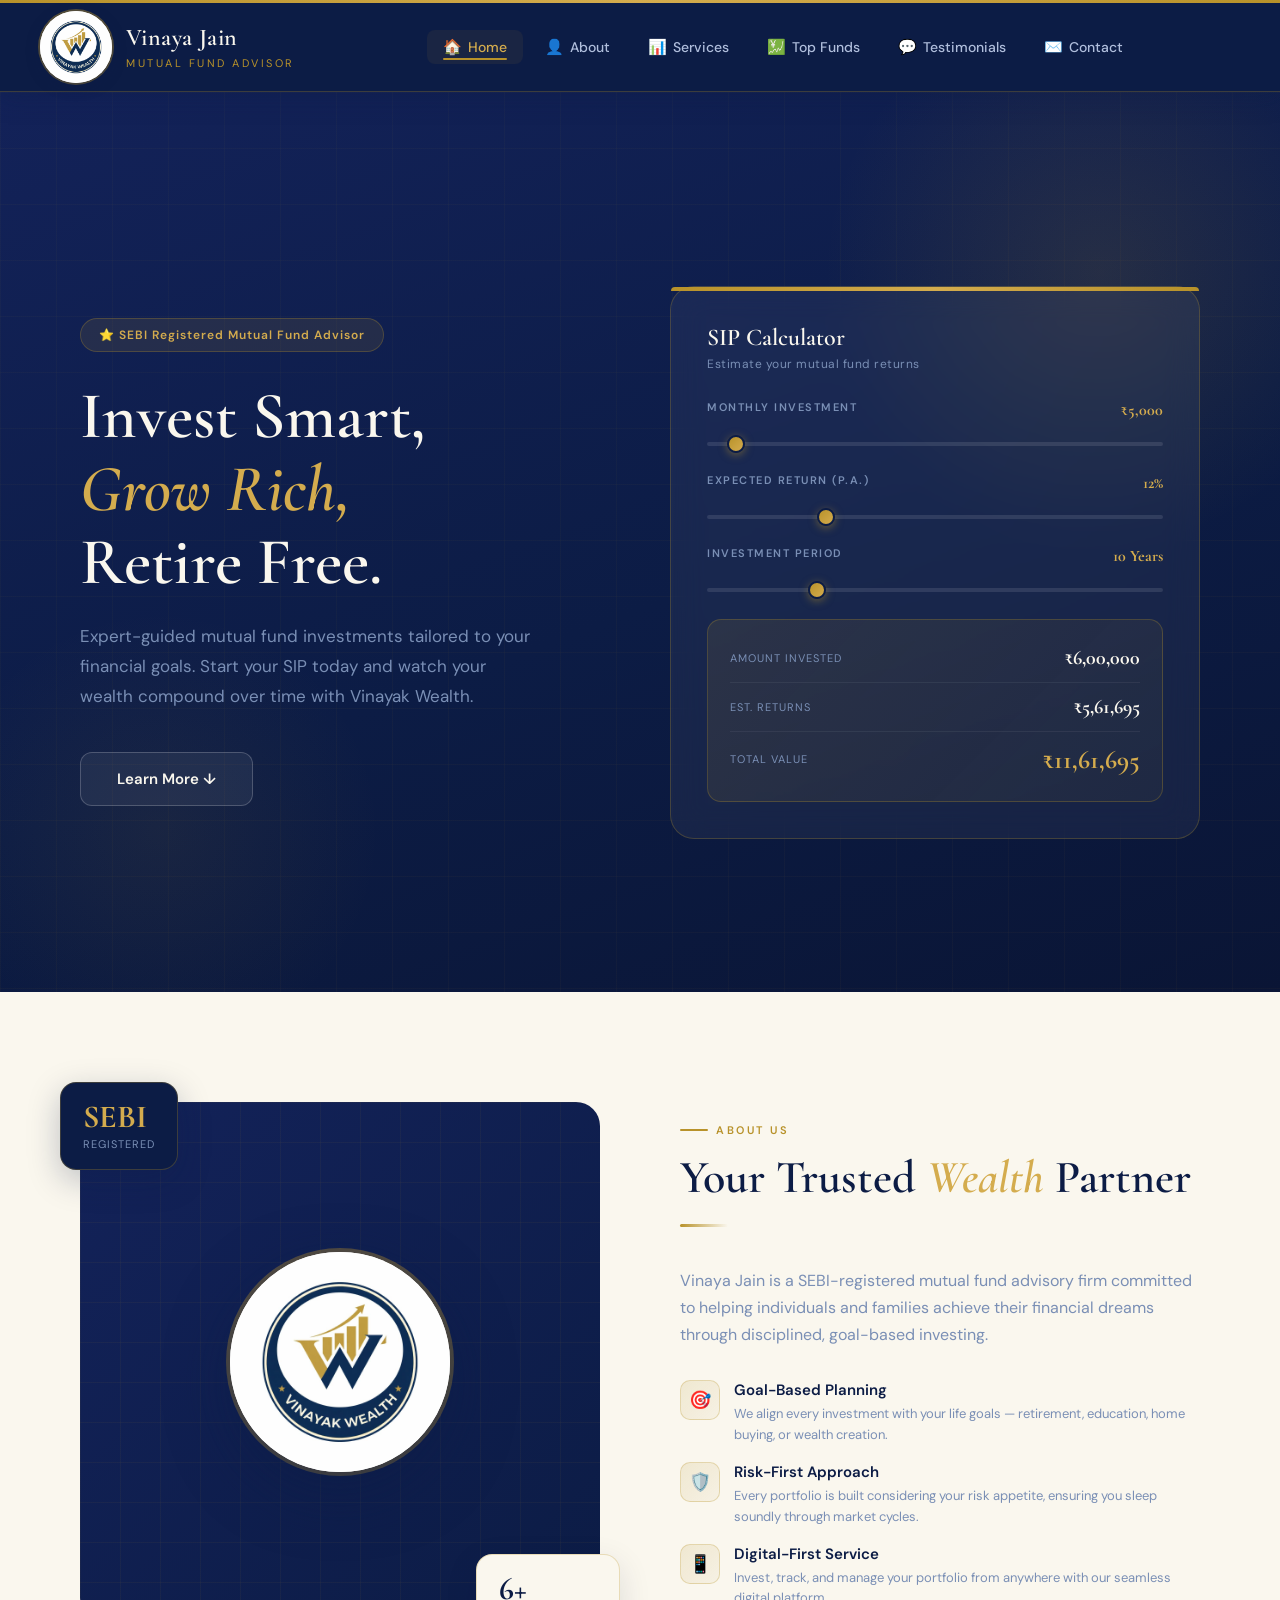
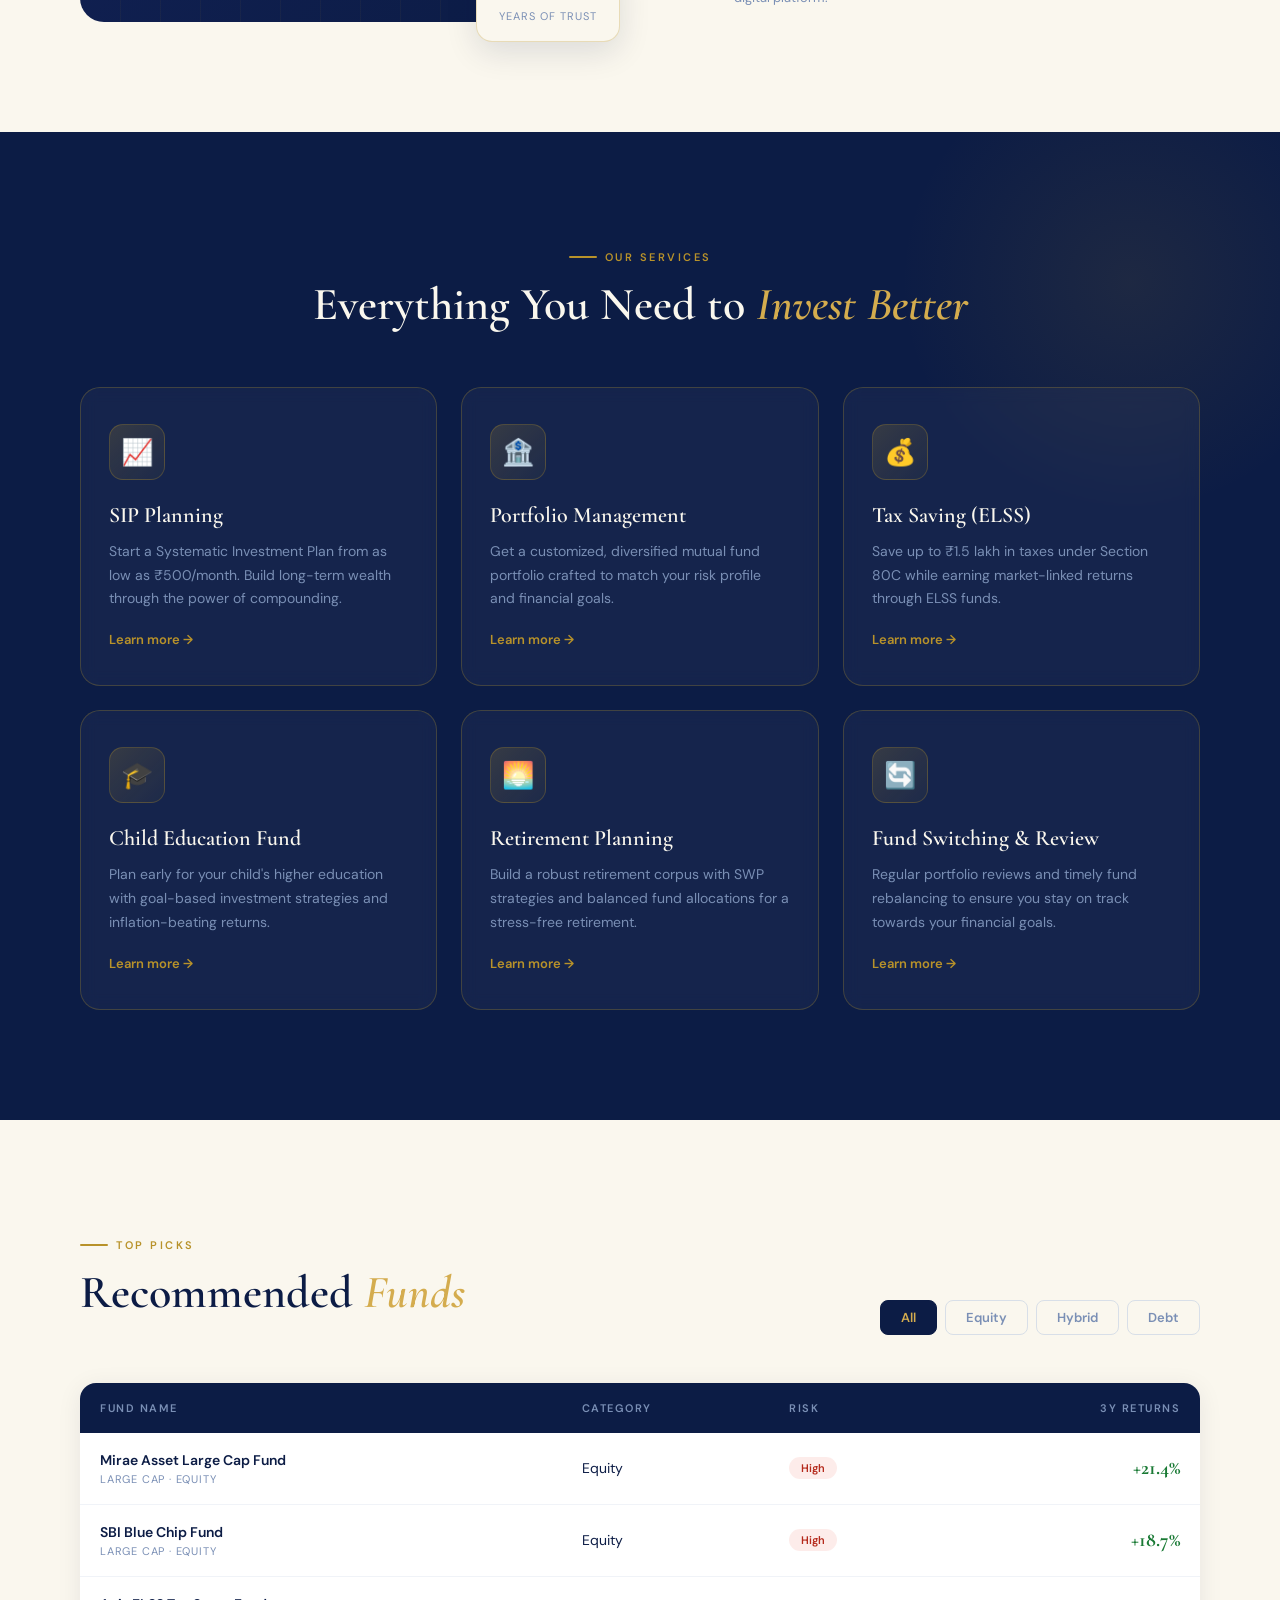
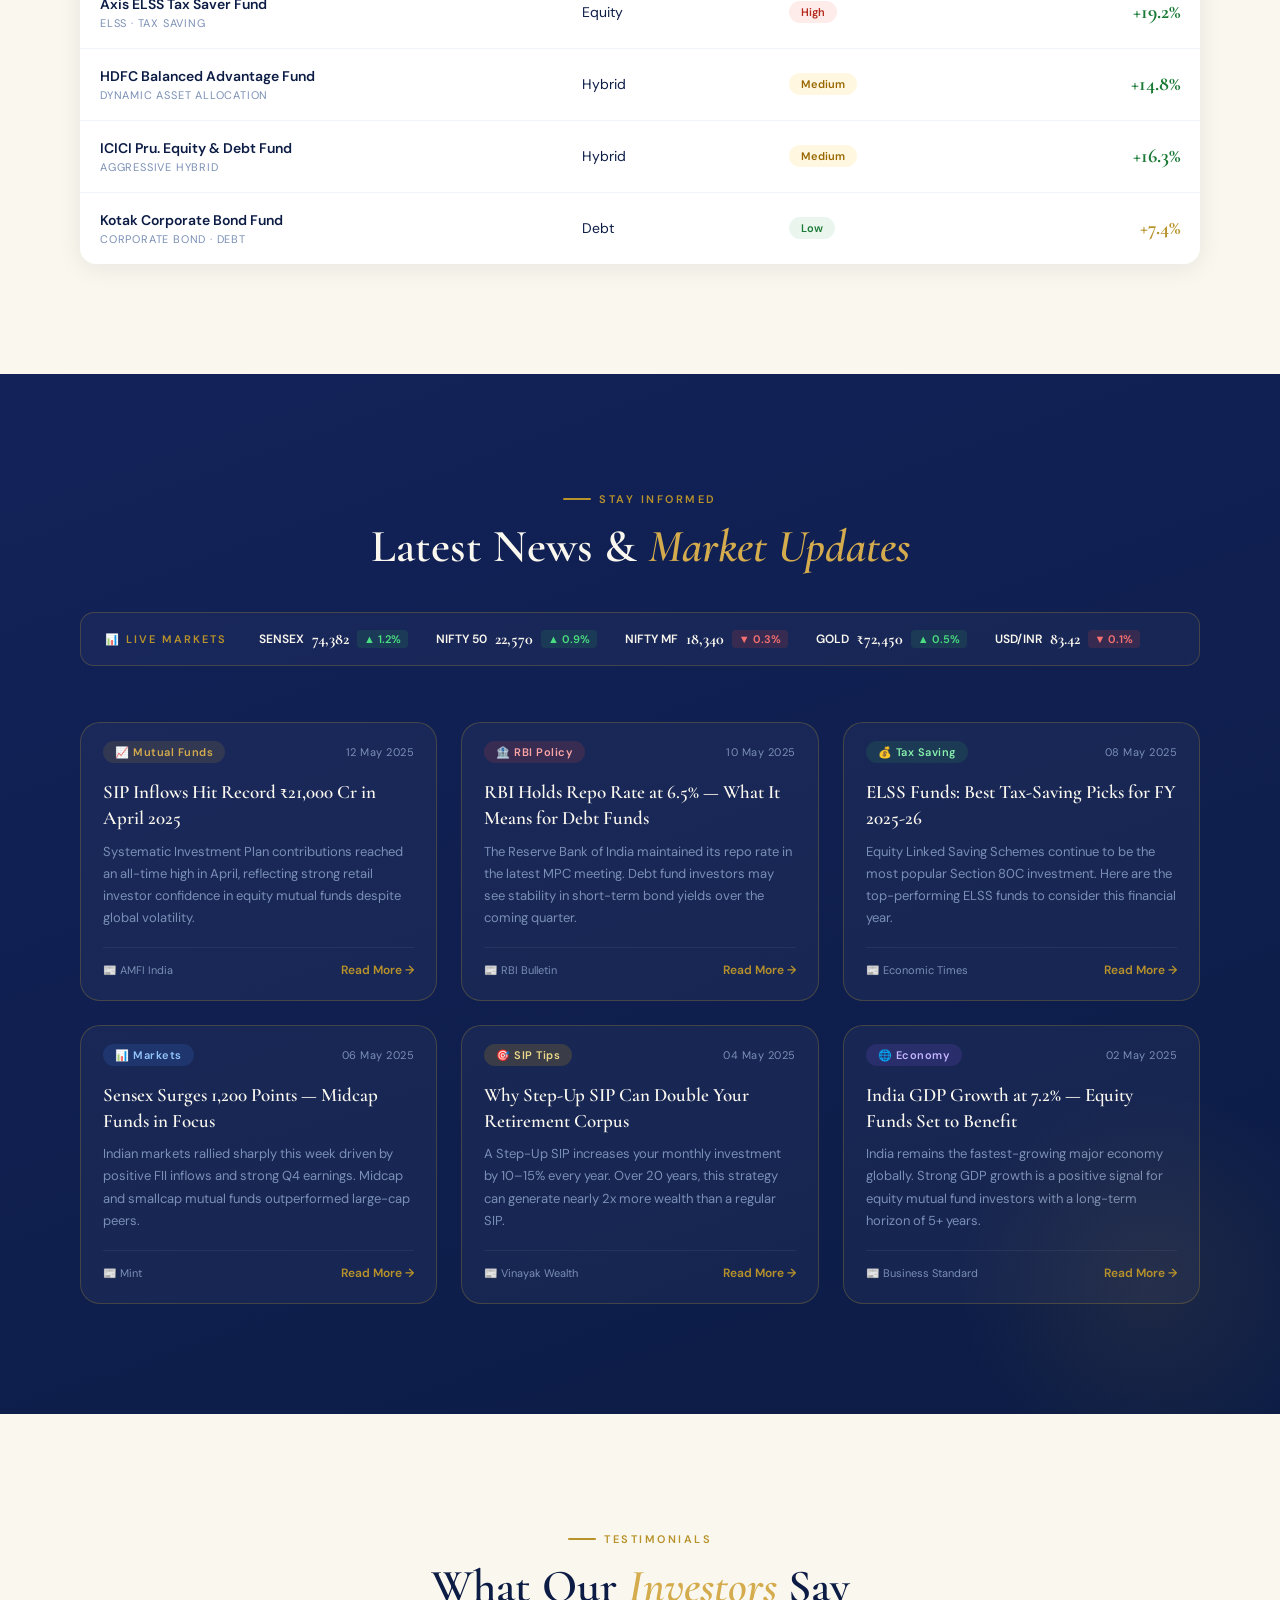
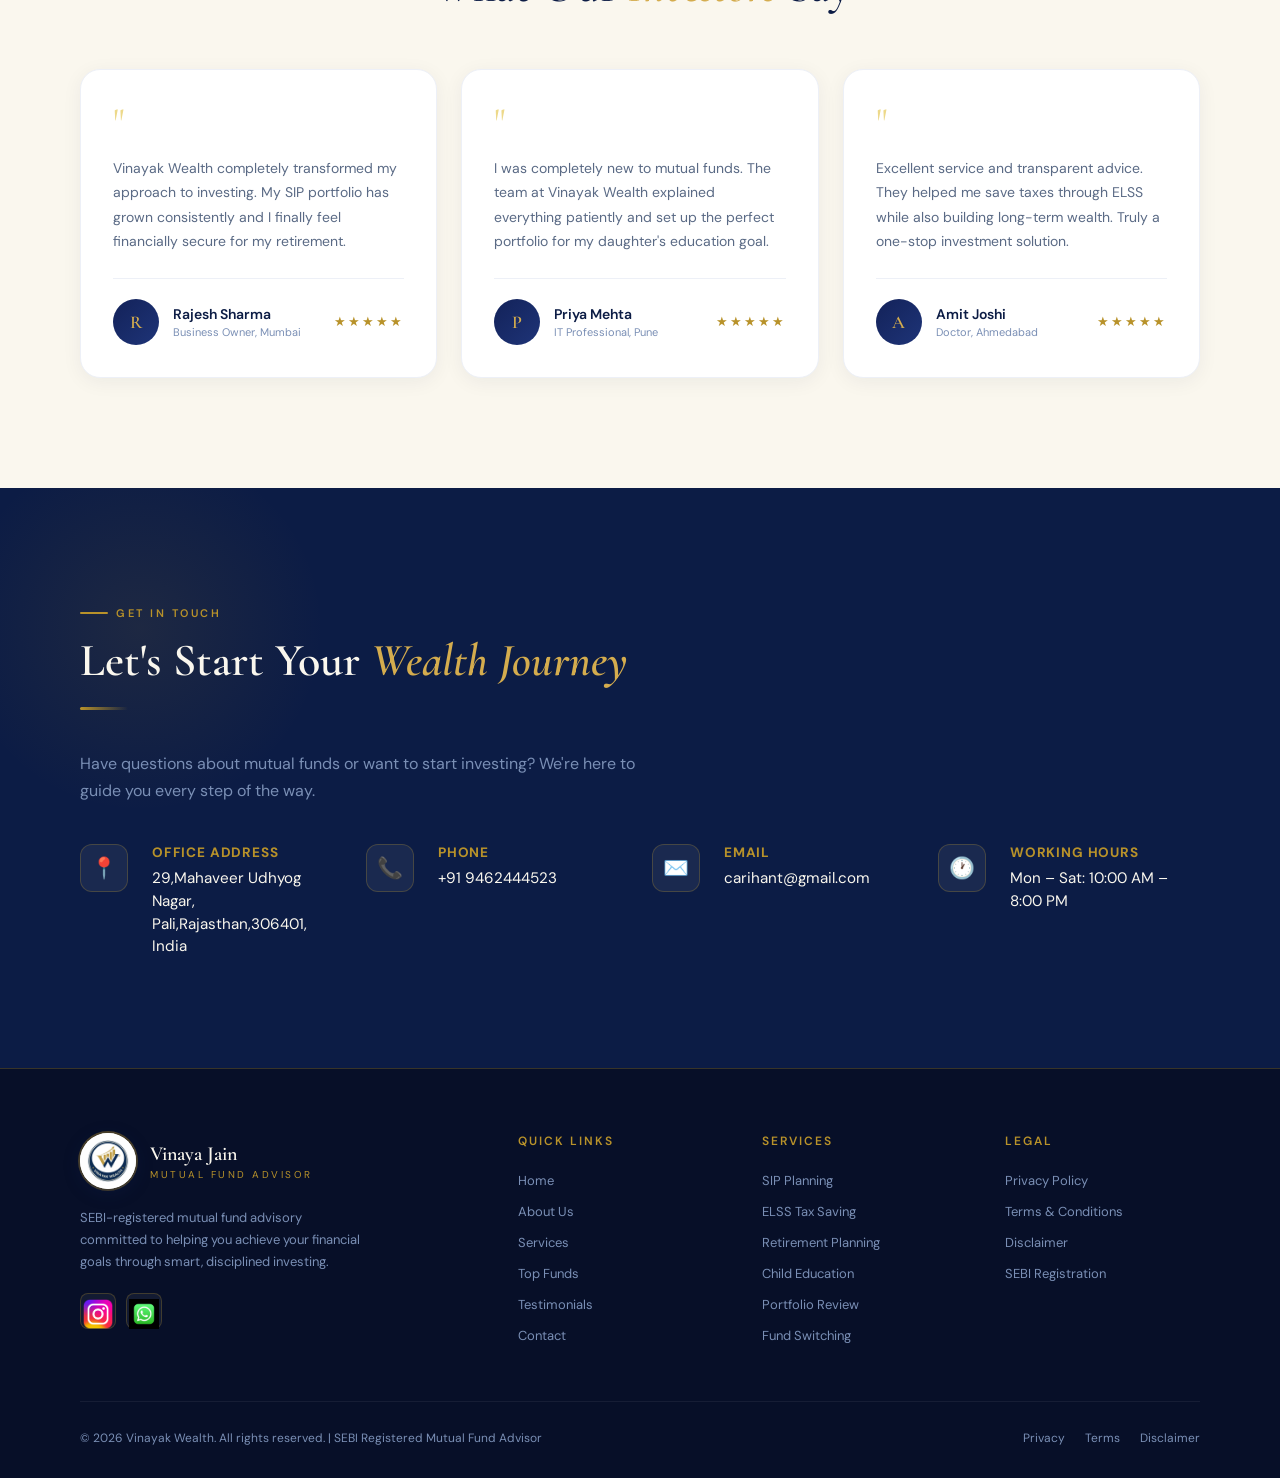
<file: index.html>
<!DOCTYPE html>
<html lang="en">

<head>
    <meta charset="UTF-8">
    <meta name="viewport" content="width=device-width, initial-scale=1.0">
    <title>Vinayak Wealth | Mutual Fund Advisor</title>
    <link rel="icon" type="image/x-icon" href="image\vinayak_wealth img.jpeg">
    <link rel="stylesheet" href="navbar.css">
    <!-- Google Tag Manager -->
    <script>(function (w, d, s, l, i) {
            w[l] = w[l] || []; w[l].push({
                'gtm.start':
                    new Date().getTime(), event: 'gtm.js'
            }); var f = d.getElementsByTagName(s)[0],
                j = d.createElement(s), dl = l != 'dataLayer' ? '&l=' + l : ''; j.async = true; j.src =
                    'https://www.googletagmanager.com/gtm.js?id=' + i + dl; f.parentNode.insertBefore(j, f);
        })(window, document, 'script', 'dataLayer', 'GTM-MNHGVZ4M');</script>
    <!-- End Google Tag Manager -->
    <style>
        /* ── SHARED VARIABLES (same as navbar.css & style.css) ── */
        :root {
            --gold: #B8922A;
            --gold-light: #D4AC4E;
            --gold-pale: #EDD98A;
            --navy: #0C1C45;
            --navy-mid: #132259;
            --navy-light: #1E3478;
            --cream: #FAF7EE;
            --text-muted: #7A8FB5;
            --border: rgba(184, 146, 42, 0.28);
            --white: #ffffff;
        }

        *,
        *::before,
        *::after {
            box-sizing: border-box;
            margin: 0;
            padding: 0;
        }

        html {
            scroll-behavior: smooth;
        }

        body {
            font-family: 'DM Sans', sans-serif;
            background: var(--cream);
            color: var(--navy);
            overflow-x: hidden;
        }

        /* ── SECTION WRAPPER ── */
        .section-inner {
            max-width: 1200px;
            margin: 0 auto;
            padding: 0 40px;
        }

        /* ── SECTION LABEL ── */
        .section-label {
            display: inline-flex;
            align-items: center;
            gap: 8px;
            font-size: 11px;
            font-weight: 600;
            letter-spacing: 2.5px;
            text-transform: uppercase;
            color: var(--gold);
            margin-bottom: 14px;
        }

        .section-label::before {
            content: '';
            width: 28px;
            height: 2px;
            background: var(--gold);
            border-radius: 2px;
        }

        /* ── SECTION TITLE ── */
        .section-title {
            font-family: 'Cormorant Garamond', serif;
            font-size: 46px;
            font-weight: 600;
            color: var(--navy);
            line-height: 1.15;
            margin-bottom: 16px;
        }

        .section-title em {
            font-style: italic;
            color: var(--gold-light);
        }

        .section-sub {
            font-size: 16px;
            color: var(--text-muted);
            line-height: 1.7;
            max-width: 560px;
        }

        /* ── GOLD DIVIDER ── */
        .gold-bar {
            width: 48px;
            height: 3px;
            background: linear-gradient(90deg, var(--gold), transparent);
            border-radius: 2px;
            margin: 20px 0 40px;
        }

        /* ── BUTTONS ── */
        .btn-primary {
            display: inline-flex;
            align-items: center;
            gap: 10px;
            padding: 16px 36px;
            background: linear-gradient(135deg, var(--navy), var(--navy-light));
            color: #fff;
            font-family: 'DM Sans', sans-serif;
            font-size: 15px;
            font-weight: 600;
            border: none;
            border-radius: 12px;
            cursor: pointer;
            text-decoration: none;
            position: relative;
            overflow: hidden;
            transition: transform 0.2s, box-shadow 0.2s;
            box-shadow: 0 6px 20px rgba(12, 28, 69, 0.3);
        }

        .btn-primary::before {
            content: '';
            position: absolute;
            inset: 0;
            background: linear-gradient(135deg, var(--gold), var(--gold-light));
            opacity: 0;
            transition: opacity 0.3s;
        }

        .btn-primary:hover {
            transform: translateY(-2px);
            box-shadow: 0 10px 28px rgba(12, 28, 69, 0.35);
        }

        .btn-primary:hover::before {
            opacity: 1;
        }

        .btn-primary span {
            position: relative;
            z-index: 1;
        }

        .btn-outline {
            display: inline-flex;
            align-items: center;
            gap: 10px;
            padding: 15px 34px;
            background: transparent;
            color: var(--navy);
            font-family: 'DM Sans', sans-serif;
            font-size: 15px;
            font-weight: 600;
            border: 1.5px solid rgba(12, 28, 69, 0.25);
            border-radius: 12px;
            cursor: pointer;
            text-decoration: none;
            transition: border-color 0.25s, background 0.25s, color 0.25s, transform 0.2s;
        }

        .btn-outline:hover {
            border-color: var(--gold);
            background: rgba(184, 146, 42, 0.06);
            color: var(--gold);
            transform: translateY(-1px);
        }

        /* ============================================================
           HERO SECTION
           ============================================================ */
        #hero {
            min-height: 100vh;
            background: linear-gradient(160deg, var(--navy-mid) 0%, var(--navy) 55%, #0A1535 100%);
            position: relative;
            display: flex;
            align-items: center;
            overflow: hidden;
        }

        /* Animated gold orbs */
        #hero::before {
            content: '';
            position: absolute;
            top: -120px;
            right: -120px;
            width: 600px;
            height: 600px;
            border-radius: 50%;
            background: radial-gradient(circle, rgba(184, 146, 42, 0.14) 0%, transparent 65%);
            animation: floatOrb 8s ease-in-out infinite;
        }

        #hero::after {
            content: '';
            position: absolute;
            bottom: -80px;
            left: -80px;
            width: 480px;
            height: 480px;
            border-radius: 50%;
            background: radial-gradient(circle, rgba(184, 146, 42, 0.08) 0%, transparent 65%);
            animation: floatOrb 10s ease-in-out infinite reverse;
        }

        @keyframes floatOrb {

            0%,
            100% {
                transform: translate(0, 0) scale(1);
            }

            50% {
                transform: translate(30px, -30px) scale(1.05);
            }
        }

        /* Gold grid overlay */
        .hero-grid {
            position: absolute;
            inset: 0;
            background-image:
                linear-gradient(rgba(184, 146, 42, 0.04) 1px, transparent 1px),
                linear-gradient(90deg, rgba(184, 146, 42, 0.04) 1px, transparent 1px);
            background-size: 56px 56px;
            pointer-events: none;
        }

        .hero-inner {
            max-width: 1200px;
            margin: 0 auto;
            padding: 100px 40px 60px;
            display: grid;
            grid-template-columns: 1fr 1fr;
            gap: 60px;
            align-items: center;
            position: relative;
            z-index: 1;
            width: 100%;
        }

        /* ── Hero Left ── */
        .hero-left {
            display: flex;
            flex-direction: column;
        }

        .hero-badge {
            display: inline-flex;
            align-items: center;
            gap: 8px;
            background: rgba(184, 146, 42, 0.12);
            border: 1px solid var(--border);
            border-radius: 40px;
            padding: 8px 18px;
            font-size: 12px;
            font-weight: 600;
            color: var(--gold-light);
            letter-spacing: 1px;
            margin-bottom: 28px;
            width: fit-content;
            animation: fadeUp 0.6s 0.1s ease both;
        }

        .hero-title {
            font-family: 'Cormorant Garamond', serif;
            font-size: 66px;
            font-weight: 600;
            color: var(--cream);
            line-height: 1.1;
            margin-bottom: 24px;
            animation: fadeUp 0.6s 0.2s ease both;
        }

        .hero-title em {
            font-style: italic;
            color: var(--gold-light);
            display: block;
        }

        .hero-desc {
            font-size: 17px;
            color: var(--text-muted);
            line-height: 1.75;
            max-width: 460px;
            margin-bottom: 40px;
            animation: fadeUp 0.6s 0.3s ease both;
        }

        .hero-ctas {
            display: flex;
            gap: 16px;
            flex-wrap: wrap;
            animation: fadeUp 0.6s 0.4s ease both;
        }

        .btn-hero-primary {
            display: inline-flex;
            align-items: center;
            gap: 10px;
            padding: 17px 38px;
            background: linear-gradient(135deg, var(--gold) 0%, var(--gold-light) 100%);
            color: var(--navy);
            font-family: 'DM Sans', sans-serif;
            font-size: 15px;
            font-weight: 700;
            border: none;
            border-radius: 12px;
            cursor: pointer;
            text-decoration: none;
            box-shadow: 0 8px 28px rgba(184, 146, 42, 0.4);
            transition: transform 0.2s, box-shadow 0.2s;
        }

        .btn-hero-primary:hover {
            transform: translateY(-3px);
            box-shadow: 0 14px 36px rgba(184, 146, 42, 0.5);
        }

        .btn-hero-outline {
            display: inline-flex;
            align-items: center;
            gap: 10px;
            padding: 16px 36px;
            background: rgba(255, 255, 255, 0.06);
            color: var(--cream);
            font-family: 'DM Sans', sans-serif;
            font-size: 15px;
            font-weight: 600;
            border: 1.5px solid rgba(255, 255, 255, 0.2);
            border-radius: 12px;
            cursor: pointer;
            text-decoration: none;
            transition: background 0.25s, border-color 0.25s, transform 0.2s;
        }

        .btn-hero-outline:hover {
            background: rgba(255, 255, 255, 0.1);
            border-color: rgba(255, 255, 255, 0.35);
            transform: translateY(-2px);
        }

        .hero-stats {
            display: flex;
            gap: 32px;
            margin-top: 52px;
            padding-top: 32px;
            border-top: 1px solid rgba(255, 255, 255, 0.08);
            animation: fadeUp 0.6s 0.5s ease both;
        }

        .hero-stat .num {
            font-family: 'Cormorant Garamond', serif;
            font-size: 30px;
            font-weight: 700;
            color: var(--gold-light);
            line-height: 1;
        }

        .hero-stat .lbl {
            font-size: 11px;
            color: var(--text-muted);
            letter-spacing: 1px;
            text-transform: uppercase;
            margin-top: 4px;
        }

        /* ── SIP Calculator Card ── */
        .sip-card {
            background: rgba(255, 255, 255, 0.05);
            border: 1px solid var(--border);
            border-radius: 24px;
            padding: 36px;
            backdrop-filter: blur(16px);
            animation: fadeUp 0.7s 0.3s ease both;
            position: relative;
        }

        .sip-card::before {
            content: '';
            position: absolute;
            top: 0;
            left: 0;
            right: 0;
            height: 4px;
            background: linear-gradient(90deg, var(--gold), var(--gold-light), var(--gold));
            border-radius: 24px 24px 0 0;
        }

        .sip-card h3 {
            font-family: 'Cormorant Garamond', serif;
            font-size: 24px;
            font-weight: 600;
            color: var(--cream);
            margin-bottom: 4px;
        }

        .sip-card .sip-sub {
            font-size: 12px;
            color: var(--text-muted);
            margin-bottom: 28px;
            letter-spacing: 0.5px;
        }

        .sip-field {
            margin-bottom: 22px;
        }

        .sip-field label {
            display: flex;
            justify-content: space-between;
            font-size: 11px;
            font-weight: 600;
            letter-spacing: 1.5px;
            text-transform: uppercase;
            color: var(--text-muted);
            margin-bottom: 10px;
        }

        .sip-field label span {
            font-family: 'Cormorant Garamond', serif;
            font-size: 16px;
            font-weight: 700;
            color: var(--gold-light);
            letter-spacing: 0;
            text-transform: none;
        }

        .sip-field input[type="range"] {
            width: 100%;
            height: 4px;
            border-radius: 4px;
            background: rgba(255, 255, 255, 0.1);
            outline: none;
            cursor: pointer;
            appearance: none;
            -webkit-appearance: none;
        }

        .sip-field input[type="range"]::-webkit-slider-thumb {
            -webkit-appearance: none;
            width: 18px;
            height: 18px;
            border-radius: 50%;
            background: linear-gradient(135deg, var(--gold), var(--gold-light));
            border: 2px solid var(--navy);
            cursor: pointer;
            box-shadow: 0 2px 8px rgba(184, 146, 42, 0.5);
        }

        .sip-result {
            background: linear-gradient(135deg, rgba(184, 146, 42, 0.12), rgba(184, 146, 42, 0.05));
            border: 1px solid var(--border);
            border-radius: 14px;
            padding: 20px 22px;
            margin-top: 8px;
        }

        .sip-result-row {
            display: flex;
            justify-content: space-between;
            align-items: center;
            padding: 6px 0;
        }

        .sip-result-row+.sip-result-row {
            border-top: 1px solid rgba(255, 255, 255, 0.06);
            margin-top: 6px;
            padding-top: 12px;
        }

        .sip-result-row .r-label {
            font-size: 11px;
            color: var(--text-muted);
            text-transform: uppercase;
            letter-spacing: 1px;
        }

        .sip-result-row .r-val {
            font-family: 'Cormorant Garamond', serif;
            font-size: 20px;
            font-weight: 700;
            color: var(--cream);
        }

        .sip-result-row.highlight .r-val {
            color: var(--gold-light);
            font-size: 26px;
        }

        /* ============================================================
           ABOUT SECTION
           ============================================================ */
        #about {
            padding: 110px 0;
            background: var(--cream);
        }

        .about-inner {
            display: grid;
            grid-template-columns: 1fr 1fr;
            gap: 80px;
            align-items: center;
        }

        .about-img-wrap {
            position: relative;
        }

        .about-img-bg {
            width: 100%;
            aspect-ratio: 1;
            border-radius: 24px;
            background: linear-gradient(135deg, var(--navy-mid), var(--navy));
            display: flex;
            align-items: center;
            justify-content: center;
            position: relative;
            overflow: hidden;
        }

        .about-img-bg::before {
            content: '';
            position: absolute;
            inset: 0;
            background-image:
                linear-gradient(rgba(184, 146, 42, 0.06) 1px, transparent 1px),
                linear-gradient(90deg, rgba(184, 146, 42, 0.06) 1px, transparent 1px);
            background-size: 40px 40px;
        }

        .about-logo-big {
            width: 220px;
            height: 220px;
            border-radius: 50%;
            background: #fff;
            overflow: hidden;
            box-shadow: 0 20px 60px rgba(12, 28, 69, 0.5), 0 0 0 4px rgba(184, 146, 42, 0.4);
            position: relative;
            z-index: 1;
        }

        .about-logo-big img {
            width: 100%;
            height: 100%;
            object-fit: contain;
        }

        .about-badge-card {
            position: absolute;
            bottom: -20px;
            right: -20px;
            background: var(--cream);
            border: 1px solid var(--border);
            border-radius: 16px;
            padding: 18px 22px;
            box-shadow: 0 10px 32px rgba(12, 28, 69, 0.12);
            z-index: 2;
        }

        .about-badge-card .b-num {
            font-family: 'Cormorant Garamond', serif;
            font-size: 32px;
            font-weight: 700;
            color: var(--navy);
            line-height: 1;
        }

        .about-badge-card .b-txt {
            font-size: 11px;
            color: var(--text-muted);
            letter-spacing: 1px;
            text-transform: uppercase;
            margin-top: 4px;
        }

        .about-badge-card2 {
            position: absolute;
            top: -20px;
            left: -20px;
            background: var(--navy);
            border: 1px solid var(--border);
            border-radius: 16px;
            padding: 18px 22px;
            box-shadow: 0 10px 32px rgba(12, 28, 69, 0.25);
            z-index: 2;
        }

        .about-badge-card2 .b-num {
            font-family: 'Cormorant Garamond', serif;
            font-size: 32px;
            font-weight: 700;
            color: var(--gold-light);
            line-height: 1;
        }

        .about-badge-card2 .b-txt {
            font-size: 11px;
            color: var(--text-muted);
            letter-spacing: 1px;
            text-transform: uppercase;
            margin-top: 4px;
        }

        .about-points {
            display: flex;
            flex-direction: column;
            gap: 16px;
            margin-top: 32px;
        }

        .about-point {
            display: flex;
            align-items: flex-start;
            gap: 14px;
        }

        .about-point-icon {
            width: 40px;
            height: 40px;
            background: linear-gradient(135deg, rgba(184, 146, 42, 0.15), rgba(184, 146, 42, 0.05));
            border: 1px solid var(--border);
            border-radius: 10px;
            display: flex;
            align-items: center;
            justify-content: center;
            font-size: 18px;
            flex-shrink: 0;
        }

        .about-point h4 {
            font-size: 15px;
            font-weight: 600;
            color: var(--navy);
            margin-bottom: 4px;
        }

        .about-point p {
            font-size: 13px;
            color: var(--text-muted);
            line-height: 1.6;
        }

        /* ============================================================
           SERVICES SECTION
           ============================================================ */
        #services {
            padding: 110px 0;
            background: var(--navy);
            position: relative;
            overflow: hidden;
        }

        #services::before {
            content: '';
            position: absolute;
            top: -100px;
            right: -100px;
            width: 500px;
            height: 500px;
            border-radius: 50%;
            background: radial-gradient(circle, rgba(184, 146, 42, 0.1) 0%, transparent 65%);
            pointer-events: none;
        }

        .services-grid {
            display: grid;
            grid-template-columns: repeat(3, 1fr);
            gap: 24px;
            margin-top: 56px;
        }

        .service-card {
            background: rgba(255, 255, 255, 0.04);
            border: 1px solid var(--border);
            border-radius: 20px;
            padding: 36px 28px;
            backdrop-filter: blur(8px);
            transition: background 0.3s, transform 0.3s, box-shadow 0.3s;
            position: relative;
            overflow: hidden;
        }

        .service-card::before {
            content: '';
            position: absolute;
            top: 0;
            left: 0;
            right: 0;
            height: 3px;
            background: linear-gradient(90deg, var(--gold), var(--gold-light));
            transform: scaleX(0);
            transform-origin: left;
            transition: transform 0.35s ease;
        }

        .service-card:hover {
            background: rgba(184, 146, 42, 0.06);
            transform: translateY(-6px);
            box-shadow: 0 20px 48px rgba(12, 28, 69, 0.4);
        }

        .service-card:hover::before {
            transform: scaleX(1);
        }

        .service-icon {
            width: 56px;
            height: 56px;
            background: linear-gradient(135deg, rgba(184, 146, 42, 0.2), rgba(184, 146, 42, 0.05));
            border: 1px solid var(--border);
            border-radius: 14px;
            display: flex;
            align-items: center;
            justify-content: center;
            font-size: 26px;
            margin-bottom: 22px;
        }

        .service-card h3 {
            font-family: 'Cormorant Garamond', serif;
            font-size: 22px;
            font-weight: 600;
            color: var(--cream);
            margin-bottom: 12px;
        }

        .service-card p {
            font-size: 14px;
            color: var(--text-muted);
            line-height: 1.7;
        }

        .service-link {
            display: inline-flex;
            align-items: center;
            gap: 6px;
            margin-top: 20px;
            font-size: 13px;
            font-weight: 600;
            color: var(--gold);
            text-decoration: none;
            transition: gap 0.2s;
        }

        .service-link:hover {
            gap: 10px;
        }

        /* ============================================================
           TOP FUNDS SECTION
           ============================================================ */
        #top-funds {
            padding: 110px 0;
            background: var(--cream);
        }

        .funds-header {
            display: flex;
            justify-content: space-between;
            align-items: flex-end;
            margin-bottom: 48px;
            flex-wrap: wrap;
            gap: 20px;
        }

        .funds-tabs {
            display: flex;
            gap: 8px;
        }

        .fund-tab {
            padding: 8px 20px;
            border-radius: 8px;
            font-size: 13px;
            font-weight: 600;
            cursor: pointer;
            border: 1.5px solid #D8DFE8;
            background: transparent;
            color: var(--text-muted);
            font-family: 'DM Sans', sans-serif;
            transition: all 0.2s;
        }

        .fund-tab.active,
        .fund-tab:hover {
            background: var(--navy);
            color: var(--gold-light);
            border-color: var(--navy);
        }

        .funds-table {
            width: 100%;
            border-collapse: collapse;
            border-radius: 16px;
            overflow: hidden;
            box-shadow: 0 4px 24px rgba(12, 28, 69, 0.08);
        }

        .funds-table thead tr {
            background: var(--navy);
        }

        .funds-table thead th {
            padding: 18px 20px;
            text-align: left;
            font-size: 11px;
            font-weight: 600;
            letter-spacing: 1.5px;
            text-transform: uppercase;
            color: var(--text-muted);
        }

        .funds-table thead th:last-child {
            text-align: right;
        }

        .funds-table tbody tr {
            background: #fff;
            border-bottom: 1px solid #F0F3F8;
            transition: background 0.2s;
        }

        .funds-table tbody tr:hover {
            background: #F7F9FF;
        }

        .funds-table tbody tr:last-child {
            border-bottom: none;
        }

        .funds-table tbody td {
            padding: 18px 20px;
            font-size: 14px;
            color: var(--navy);
        }

        .funds-table tbody td:last-child {
            text-align: right;
        }

        .fund-row-name {
            font-weight: 600;
            color: var(--navy);
            margin-bottom: 3px;
        }

        .fund-row-type {
            font-size: 11px;
            color: var(--text-muted);
            text-transform: uppercase;
            letter-spacing: 0.8px;
        }

        .fund-amc-badge {
            display: inline-flex;
            align-items: center;
            gap: 6px;
            background: rgba(12, 28, 69, 0.06);
            border-radius: 6px;
            padding: 4px 10px;
            font-size: 12px;
            font-weight: 500;
            color: var(--navy-light);
        }

        .fund-risk {
            display: inline-flex;
            align-items: center;
            padding: 4px 12px;
            border-radius: 20px;
            font-size: 11px;
            font-weight: 600;
        }

        .fund-risk.low {
            background: rgba(52, 168, 83, 0.1);
            color: #1A7A35;
        }

        .fund-risk.medium {
            background: rgba(251, 188, 5, 0.12);
            color: #9A6800;
        }

        .fund-risk.high {
            background: rgba(234, 67, 53, 0.1);
            color: #B52A1C;
        }

        .fund-return-val {
            font-family: 'Cormorant Garamond', serif;
            font-size: 20px;
            font-weight: 700;
            color: #1A7A35;
        }

        /* ============================================================
           NEWS SECTION
           ============================================================ */
        #news {
            padding: 110px 0;
            background: linear-gradient(160deg, var(--navy-mid) 0%, var(--navy) 100%);
            position: relative;
            overflow: hidden;
        }

        #news::after {
            content: '';
            position: absolute;
            bottom: -80px;
            right: -80px;
            width: 420px;
            height: 420px;
            border-radius: 50%;
            background: radial-gradient(circle, rgba(184, 146, 42, 0.1) 0%, transparent 65%);
            pointer-events: none;
        }

        .news-grid {
            display: grid;
            grid-template-columns: repeat(3, 1fr);
            gap: 24px;
            margin-top: 56px;
        }

        .news-card {
            background: rgba(255, 255, 255, 0.04);
            border: 1px solid var(--border);
            border-radius: 20px;
            overflow: hidden;
            transition: background 0.3s, transform 0.3s, box-shadow 0.3s;
            display: flex;
            flex-direction: column;
        }

        .news-card:hover {
            background: rgba(184, 146, 42, 0.06);
            transform: translateY(-5px);
            box-shadow: 0 20px 48px rgba(12, 28, 69, 0.4);
        }

        .news-tag-bar {
            padding: 18px 22px 0;
            display: flex;
            align-items: center;
            justify-content: space-between;
        }

        .news-tag {
            display: inline-flex;
            align-items: center;
            gap: 6px;
            padding: 4px 12px;
            border-radius: 20px;
            font-size: 11px;
            font-weight: 600;
            letter-spacing: 0.5px;
        }

        .tag-market {
            background: rgba(66, 133, 244, 0.15);
            color: #93C5FD;
        }

        .tag-mf {
            background: rgba(184, 146, 42, 0.15);
            color: var(--gold-light);
        }

        .tag-tax {
            background: rgba(52, 168, 83, 0.15);
            color: #86EFAC;
        }

        .tag-rbi {
            background: rgba(234, 67, 53, 0.15);
            color: #FCA5A5;
        }

        .tag-economy {
            background: rgba(139, 92, 246, 0.15);
            color: #C4B5FD;
        }

        .tag-sip {
            background: rgba(251, 188, 5, 0.15);
            color: var(--gold-pale);
        }

        .news-date {
            font-size: 11px;
            color: var(--text-muted);
            letter-spacing: 0.5px;
        }

        .news-body {
            padding: 16px 22px 22px;
            flex: 1;
            display: flex;
            flex-direction: column;
        }

        .news-title {
            font-family: 'Cormorant Garamond', serif;
            font-size: 19px;
            font-weight: 600;
            color: var(--cream);
            line-height: 1.35;
            margin-bottom: 10px;
        }

        .news-excerpt {
            font-size: 13px;
            color: var(--text-muted);
            line-height: 1.7;
            flex: 1;
            margin-bottom: 18px;
        }

        .news-footer {
            display: flex;
            align-items: center;
            justify-content: space-between;
            padding-top: 14px;
            border-top: 1px solid rgba(255, 255, 255, 0.06);
        }

        .news-source {
            font-size: 11px;
            color: var(--text-muted);
            display: flex;
            align-items: center;
            gap: 6px;
        }

        .news-read {
            font-size: 12px;
            font-weight: 600;
            color: var(--gold);
            text-decoration: none;
            display: flex;
            align-items: center;
            gap: 4px;
            transition: gap 0.2s;
        }

        .news-read:hover {
            gap: 8px;
        }

        /* Market ticker strip */
        .market-ticker {
            background: rgba(255, 255, 255, 0.03);
            border: 1px solid var(--border);
            border-radius: 14px;
            padding: 16px 24px;
            display: flex;
            align-items: center;
            gap: 32px;
            margin-bottom: 48px;
            flex-wrap: wrap;
            overflow: hidden;
        }

        .ticker-title {
            font-size: 11px;
            font-weight: 600;
            letter-spacing: 2px;
            text-transform: uppercase;
            color: var(--gold);
            white-space: nowrap;
            flex-shrink: 0;
        }

        .ticker-items {
            display: flex;
            gap: 28px;
            flex-wrap: wrap;
        }

        .ticker-item {
            display: flex;
            align-items: center;
            gap: 8px;
            white-space: nowrap;
        }

        .ticker-name {
            font-size: 12px;
            font-weight: 600;
            color: var(--cream);
        }

        .ticker-val {
            font-family: 'Cormorant Garamond', serif;
            font-size: 16px;
            font-weight: 700;
            color: var(--cream);
        }

        .ticker-chg {
            font-size: 11px;
            font-weight: 600;
            padding: 2px 7px;
            border-radius: 4px;
        }

        .chg-up {
            background: rgba(52, 168, 83, 0.15);
            color: #4ADE80;
        }

        .chg-down {
            background: rgba(234, 67, 53, 0.15);
            color: #F87171;
        }

        /* ============================================================
           TESTIMONIALS SECTION
           ============================================================ */
        #testimonials {
            padding: 110px 0;
            background: var(--cream);
        }

        .testimonials-grid {
            display: grid;
            grid-template-columns: repeat(3, 1fr);
            gap: 24px;
            margin-top: 56px;
        }

        .testi-card {
            background: #fff;
            border: 1px solid #EDF0F7;
            border-radius: 20px;
            padding: 32px;
            box-shadow: 0 4px 20px rgba(12, 28, 69, 0.06);
            transition: transform 0.3s, box-shadow 0.3s;
            position: relative;
        }

        .testi-card:hover {
            transform: translateY(-4px);
            box-shadow: 0 12px 36px rgba(12, 28, 69, 0.1);
        }

        .testi-quote {
            font-size: 40px;
            color: var(--gold-pale);
            line-height: 1;
            font-family: 'Cormorant Garamond', serif;
            margin-bottom: 14px;
        }

        .testi-card p {
            font-size: 14px;
            color: #5A6A85;
            line-height: 1.75;
            margin-bottom: 24px;
        }

        .testi-footer {
            display: flex;
            align-items: center;
            gap: 14px;
            padding-top: 20px;
            border-top: 1px solid #EDF0F7;
        }

        .testi-avatar {
            width: 46px;
            height: 46px;
            border-radius: 50%;
            background: linear-gradient(135deg, var(--navy-mid), var(--navy-light));
            display: flex;
            align-items: center;
            justify-content: center;
            font-size: 18px;
            flex-shrink: 0;
            font-weight: 600;
            color: var(--gold-light);
            font-family: 'Cormorant Garamond', serif;
        }

        .testi-name {
            font-size: 14px;
            font-weight: 600;
            color: var(--navy);
        }

        .testi-role {
            font-size: 11px;
            color: var(--text-muted);
            margin-top: 2px;
        }

        .testi-stars {
            margin-left: auto;
            color: var(--gold);
            font-size: 13px;
            letter-spacing: 2px;
        }

        /* ============================================================
           CONTACT SECTION
           ============================================================ */
        #contact {
            padding: 110px 0;
            background: var(--navy);
            position: relative;
            overflow: hidden;
        }

        #contact::before {
            content: '';
            position: absolute;
            top: -60px;
            left: -60px;
            width: 400px;
            height: 400px;
            border-radius: 50%;
            background: radial-gradient(circle, rgba(184, 146, 42, 0.1) 0%, transparent 65%);
            pointer-events: none;
        }

        

        .contact-info {
            width: 100%;
        }

        .contact-item {
            display: flex;
            flex-wrap: wrap;
            align-items: flex-start;
            gap: 16px 24px;
        }

        .contact-item .contact-icon {
            width: 48px;
            height: 48px;
            flex: 0 0 48px;
            border-radius: 12px;
            background: rgba(255, 255, 255, 0.06);
            display: flex;
            align-items: center;
            justify-content: center;
            font-size: 1.3rem;
        }

        .contact-item>div:not(.contact-icon) {
            flex: 1 1 180px;
            min-width: 160px;
        }

        .contact-item h4 {
            color: var(--gold, #c9a227);
            font-size: 0.85rem;
            font-weight: 700;
            letter-spacing: 0.06em;
            text-transform: uppercase;
            margin-bottom: 6px;
        }

        .contact-item p {
            color: var(--cream, #f4ead9);
            font-size: 0.95rem;
            line-height: 1.5;
            margin: 0;
        }

        /* ============================================================
           FOOTER
           ============================================================ */
        footer {
            background: #070F28;
            padding: 64px 0 32px;
            border-top: 1px solid var(--border);
        }

        .footer-grid {
            display: grid;
            grid-template-columns: 2fr 1fr 1fr 1fr;
            gap: 48px;
            margin-bottom: 56px;
        }

        .footer-brand .logo-row {
            display: flex;
            align-items: center;
            gap: 14px;
            margin-bottom: 18px;
        }

        .footer-logo-img {
            width: 56px;
            height: 56px;
            border-radius: 50%;
            background: #fff;
            overflow: hidden;
            box-shadow: 0 4px 16px rgba(12, 28, 69, 0.4), 0 0 0 2px rgba(184, 146, 42, 0.4);
        }

        .footer-logo-img img {
            width: 100%;
            height: 100%;
            object-fit: contain;
        }

        .footer-brand-name {
            font-family: 'Cormorant Garamond', serif;
            font-size: 20px;
            font-weight: 600;
            color: var(--cream);
            line-height: 1.2;
        }

        .footer-brand-sub {
            font-size: 10px;
            letter-spacing: 2.5px;
            text-transform: uppercase;
            color: var(--gold);
            margin-top: 2px;
        }

        .footer-brand p {
            font-size: 13px;
            color: var(--text-muted);
            line-height: 1.7;
            max-width: 280px;
            margin-bottom: 20px;
        }

        .footer-social {
            display: flex;
            gap: 10px;
        }

        .footer-social a {
            width: 36px;
            height: 36px;
            border-radius: 8px;
            background: rgba(255, 255, 255, 0.05);
            border: 1px solid var(--border);
            display: flex;
            align-items: center;
            justify-content: center;
            font-size: 16px;
            text-decoration: none;
            transition: background 0.2s, border-color 0.2s;
        }

        .footer-social a:hover {
            background: rgba(184, 146, 42, 0.1);
            border-color: var(--gold);
        }

        .footer-col h4 {
            font-size: 12px;
            font-weight: 600;
            letter-spacing: 2px;
            text-transform: uppercase;
            color: var(--gold);
            margin-bottom: 20px;
        }

        .footer-col ul {
            list-style: none;
            display: flex;
            flex-direction: column;
            gap: 10px;
        }

        .footer-col ul li a {
            font-size: 13px;
            color: var(--text-muted);
            text-decoration: none;
            transition: color 0.2s;
        }

        .footer-col ul li a:hover {
            color: var(--cream);
        }

        .footer-bottom {
            display: flex;
            justify-content: space-between;
            align-items: center;
            padding-top: 28px;
            border-top: 1px solid rgba(255, 255, 255, 0.06);
            flex-wrap: wrap;
            gap: 12px;
        }

        .footer-bottom p {
            font-size: 12px;
            color: var(--text-muted);
        }

        .footer-bottom-links {
            display: flex;
            gap: 20px;
        }

        .footer-bottom-links a {
            font-size: 12px;
            color: var(--text-muted);
            text-decoration: none;
            transition: color 0.2s;
        }

        .footer-bottom-links a:hover {
            color: var(--cream);
        }

        /* ============================================================
           ANIMATIONS
           ============================================================ */
        @keyframes fadeUp {
            from {
                opacity: 0;
                transform: translateY(24px);
            }

            to {
                opacity: 1;
                transform: translateY(0);
            }
        }

        /* Scroll-triggered fade */
        .reveal {
            opacity: 0;
            transform: translateY(30px);
            transition: opacity 0.65s ease, transform 0.65s ease;
        }

        .reveal.visible {
            opacity: 1;
            transform: translateY(0);
        }

        /* ============================================================
           RESPONSIVE
           ============================================================ */
        @media (max-width: 1024px) {
            .hero-title {
                font-size: 52px;
            }

            .services-grid {
                grid-template-columns: repeat(2, 1fr);
            }

             .contact-item {
                gap: 10px 14px;
            }

            .contact-item>div:not(.contact-icon) {
                flex-basis: 160px;
                min-width: 140px;
            }

            .contact-item .contact-icon {
                width: 44px;
                height: 44px;
                flex-basis: 44px;
                font-size: 1.2rem;
            }
            .why-grid {
                grid-template-columns: repeat(2, 1fr);
            }

            .footer-grid {
                grid-template-columns: 1fr 1fr;
            }
        }

        @media (max-width: 900px) {
            .news-grid {
                grid-template-columns: 1fr 1fr;
            }

            .hero-inner {
                grid-template-columns: 1fr;
                padding: 80px 28px 48px;
            }

            .sip-card {
                display: none;
            }

            .about-inner {
                grid-template-columns: 1fr;
                gap: 48px;
            }

            .about-img-wrap {
                max-width: 400px;
                margin: 0 auto;
            }

            .contact-inner {
                grid-template-columns: 1fr;
                gap: 48px;
            }

            .testimonials-grid {
                grid-template-columns: 1fr 1fr;
            }

            .section-title {
                font-size: 36px;
            }

            .section-inner {
                padding: 0 28px;
            }

            .funds-header {
                flex-direction: column;
                align-items: flex-start;
            }
            .contact-item {
                gap: 8px 10px;
            }

            .contact-item>div:not(.contact-icon) {
                flex-basis: 42%;
                min-width: 130px;
            }

            .contact-item h4 {
                font-size: 0.78rem;
            }

            .contact-item p {
                font-size: 0.9rem;
            }
        }

        @media (max-width: 600px) {
            .hero-title {
                font-size: 38px;
            }

            .hero-stats {
                gap: 20px;
                flex-wrap: wrap;
            }

            .services-grid {
                grid-template-columns: 1fr;
            }

            .why-grid {
                grid-template-columns: 1fr 1fr;
            }

            .testimonials-grid {
                grid-template-columns: 1fr;
            }

            .footer-grid {
                grid-template-columns: 1fr;
                gap: 32px;
            }

            .cf-row {
                grid-template-columns: 1fr;
            }

            .section-inner {
                padding: 0 20px;
            }

            #hero,
            #about,
            #services,
            #top-funds,
            #news,
            #testimonials,
            #contact {
                padding: 72px 0;
            }

            .funds-tabs {
                flex-wrap: wrap;
            }

            table {
                font-size: 12px;
            }

            .funds-table thead th,
            .funds-table tbody td {
                padding: 14px 12px;
            }
             .contact-item {
                flex-direction: column;
                align-items: flex-start;
                gap: 6px;
            }

            .contact-item>div:not(.contact-icon) {
                flex-basis: 100%;
                width: 100%;
            }

            .contact-item .contact-icon {
                margin-bottom: -4px;
            }
        }

        @media (max-width: 480px) {
            .why-grid {
                grid-template-columns: 1fr;
            }

            .hero-ctas {
                flex-direction: column;
            }

            .btn-hero-primary,
            .btn-hero-outline {
                width: 100%;
                justify-content: center;
            }

            .section-title {
                font-size: 30px;
            }
            .contact-item {
                gap: 12px;
            }

            .contact-item .contact-icon {
                width: 38px;
                height: 38px;
                flex-basis: 38px;
                font-size: 1.05rem;
                border-radius: 10px;
            }

            .contact-item h4 {
                font-size: 0.72rem;
            }

            .contact-item p {
                font-size: 0.85rem;
                line-height: 1.4;
            }

        }

        


        

    </style>

</head>
<!-- Google tag (gtag.js) -->
<script async src="https://www.googletagmanager.com/gtag/js?id=G-V22GM14QTB"></script>
<script>
    window.dataLayer = window.dataLayer || [];
    function gtag() { dataLayer.push(arguments); }
    gtag('js', new Date());

    gtag('config', 'G-V22GM14QTB');
</script>

<body>

    <!-- Google Tag Manager (noscript) -->
    <noscript><iframe src="https://www.googletagmanager.com/ns.html?id=GTM-MNHGVZ4M" height="0" width="0"
            style="display:none;visibility:hidden"></iframe></noscript>
    <!-- End Google Tag Manager (noscript) -->
    <!-- ══════════════════════════════════════════
     NAVBAR
══════════════════════════════════════════ -->
    <nav class="navbar" id="mainNav">
        <div class="nav-inner">
            <a href="index.html" class="nav-logo">
                <div class="nav-logo-img">
                    <img src="image\vinayak_wealth img.jpeg" alt="Vinayak Wealth Logo">
                </div>
                <div class="nav-brand">
                    <span class="nav-brand-name">Vinaya Jain</span>
                    <span class="nav-brand-sub">Mutual Fund Advisor</span>
                </div>
            </a>

            <ul class="nav-links">
                <li><a href="#hero" class="active"><span class="nav-icon">🏠</span> Home</a></li>
                <li><a href="#about"> <span class="nav-icon">👤</span> About</a></li>
                <li><a href="#services"> <span class="nav-icon">📊</span> Services</a></li>
                <li><a href="#top-funds"> <span class="nav-icon">💹</span> Top Funds</a></li>
                <li><a href="#testimonials"><span class="nav-icon">💬</span> Testimonials</a></li>
                <li><a href="#contact"> <span class="nav-icon">✉️</span> Contact</a></li>
            </ul>



            <button class="hamburger" id="hamburger" aria-label="Toggle menu">
                <span></span><span></span><span></span>
            </button>
        </div>

        <div class="mobile-menu" id="mobileMenu">
            <a href="#hero" class="active"><span class="nav-icon">🏠</span> Home</a>
            <a href="#about"> <span class="nav-icon">👤</span> About</a>
            <a href="#services"> <span class="nav-icon">📊</span> Services</a>
            <a href="#top-funds"> <span class="nav-icon">💹</span> Top Funds</a>
            <li><a href="#testimonials"><span class="nav-icon">💬</span> TestimonialsTestimonials</a></li>
            <a href="#contact"> <span class="nav-icon">✉️</span> Contact</a>

        </div>
    </nav>



    <!-- ══════════════════════════════════════════
     HERO SECTION
══════════════════════════════════════════ -->
    <section id="hero">
        <div class="hero-grid"></div>
        <div class="hero-inner">

            <!-- Left: Tagline + CTA + Stats -->
            <div class="hero-left">
                <div class="hero-badge">⭐ SEBI Registered Mutual Fund Advisor</div>

                <h1 class="hero-title">
                    Invest Smart,<br>
                    <em>Grow Rich,</em>
                    Retire Free.
                </h1>

                <p class="hero-desc">
                    Expert-guided mutual fund investments tailored to your financial goals.
                    Start your SIP today and watch your wealth compound over time with Vinayak Wealth.
                </p>

                <div class="hero-ctas">
                    <a href="#about" class="btn-hero-outline">
                        <span>Learn More ↓</span>
                    </a>
                </div>


            </div>

            <!-- Right: SIP Calculator -->
            <div class="sip-card">
                <h3>SIP Calculator</h3>
                <p class="sip-sub">Estimate your mutual fund returns</p>

                <div class="sip-field">
                    <label>Monthly Investment <span id="sipAmtLabel">₹5,000</span></label>
                    <input type="range" id="sipAmt" min="500" max="100000" step="500" value="5000">
                </div>

                <div class="sip-field">
                    <label>Expected Return (p.a.) <span id="sipRateLabel">12%</span></label>
                    <input type="range" id="sipRate" min="6" max="30" step="0.5" value="12">
                </div>

                <div class="sip-field">
                    <label>Investment Period <span id="sipYrsLabel">10 Years</span></label>
                    <input type="range" id="sipYrs" min="1" max="40" step="1" value="10">
                </div>

                <div class="sip-result">
                    <div class="sip-result-row">
                        <span class="r-label">Amount Invested</span>
                        <span class="r-val" id="sipInvested">₹6,00,000</span>
                    </div>
                    <div class="sip-result-row">
                        <span class="r-label">Est. Returns</span>
                        <span class="r-val" id="sipGains">₹5,61,695</span>
                    </div>
                    <div class="sip-result-row highlight">
                        <span class="r-label">Total Value</span>
                        <span class="r-val" id="sipTotal">₹11,61,695</span>
                    </div>
                </div>
            </div>

        </div>
    </section>

    <!-- ══════════════════════════════════════════
     ABOUT SECTION
══════════════════════════════════════════ -->
    <section id="about">
        <div class="section-inner">
            <div class="about-inner">

                <!-- Left: Illustration / Logo -->
                <div class="about-img-wrap reveal">
                    <div class="about-img-bg">
                        <div class="about-logo-big">
                            <img src="[data-uri]"
                                alt="Vinayak Wealth">
                        </div>
                    </div>
                    <div class="about-badge-card">
                        <div class="b-num">6+</div>
                        <div class="b-txt">Years of Trust</div>
                    </div>
                    <div class="about-badge-card2">
                        <div class="b-num">SEBI</div>
                        <div class="b-txt">Registered</div>
                    </div>
                </div>

                <!-- Right: Content -->
                <div class="reveal">
                    <div class="section-label">About Us</div>
                    <h2 class="section-title">Your Trusted <em>Wealth</em> Partner</h2>
                    <div class="gold-bar"></div>
                    <p class="section-sub">
                        Vinaya Jain is a SEBI-registered mutual fund advisory firm committed to helping
                        individuals and families achieve their financial dreams through disciplined, goal-based
                        investing.
                    </p>

                    <div class="about-points">
                        <div class="about-point">
                            <div class="about-point-icon">🎯</div>
                            <div>
                                <h4>Goal-Based Planning</h4>
                                <p>We align every investment with your life goals — retirement, education, home buying,
                                    or wealth creation.</p>
                            </div>
                        </div>
                        <div class="about-point">
                            <div class="about-point-icon">🛡️</div>
                            <div>
                                <h4>Risk-First Approach</h4>
                                <p>Every portfolio is built considering your risk appetite, ensuring you sleep soundly
                                    through market cycles.</p>
                            </div>
                        </div>
                        <div class="about-point">
                            <div class="about-point-icon">📱</div>
                            <div>
                                <h4>Digital-First Service</h4>
                                <p>Invest, track, and manage your portfolio from anywhere with our seamless digital
                                    platform.</p>
                            </div>
                        </div>
                    </div>
                </div>
            </div>
        </div>
    </section>

    <!-- ══════════════════════════════════════════
     SERVICES SECTION
══════════════════════════════════════════ -->
    <section id="services">
        <div class="section-inner">
            <div class="reveal" style="text-align:center; margin-bottom:0;">
                <div class="section-label" style="justify-content:center;">Our Services</div>
                <h2 class="section-title" style="color:var(--cream);">Everything You Need to <em>Invest Better</em></h2>
            </div>

            <div class="services-grid">
                <div class="service-card reveal">
                    <div class="service-icon">📈</div>
                    <h3>SIP Planning</h3>
                    <p>Start a Systematic Investment Plan from as low as ₹500/month. Build long-term wealth through the
                        power of compounding.</p>
                    <a href="sipService.html" class="service-link">Learn more →</a>
                </div>
                <div class="service-card reveal">
                    <div class="service-icon">🏦</div>
                    <h3>Portfolio Management</h3>
                    <p>Get a customized, diversified mutual fund portfolio crafted to match your risk profile and
                        financial goals.</p>
                    <a href="pmService.html" class="service-link">Learn more →</a>
                </div>
                <div class="service-card reveal">
                    <div class="service-icon">💰</div>
                    <h3>Tax Saving (ELSS)</h3>
                    <p>Save up to ₹1.5 lakh in taxes under Section 80C while earning market-linked returns through ELSS
                        funds.</p>
                    <a href="taxService.html" class="service-link">Learn more →</a>
                </div>
                <div class="service-card reveal">
                    <div class="service-icon">🎓</div>
                    <h3>Child Education Fund</h3>
                    <p>Plan early for your child's higher education with goal-based investment strategies and
                        inflation-beating returns.</p>
                    <a href="ceService.html" class="service-link">Learn more →</a>
                </div>
                <div class="service-card reveal">
                    <div class="service-icon">🌅</div>
                    <h3>Retirement Planning</h3>
                    <p>Build a robust retirement corpus with SWP strategies and balanced fund allocations for a
                        stress-free retirement.</p>
                    <a href="retireService.html" class="service-link">Learn more →</a>
                </div>
                <div class="service-card reveal">
                    <div class="service-icon">🔄</div>
                    <h3>Fund Switching & Review</h3>
                    <p>Regular portfolio reviews and timely fund rebalancing to ensure you stay on track towards your
                        financial goals.</p>
                    <a href="fundService.html" class="service-link">Learn more →</a>
                </div>
            </div>
        </div>
    </section>

    <!-- ══════════════════════════════════════════
     TOP FUNDS SECTION
══════════════════════════════════════════ -->
    <section id="top-funds">
        <div class="section-inner">
            <div class="funds-header reveal">
                <div>
                    <div class="section-label">Top Picks</div>
                    <h2 class="section-title">Recommended <em>Funds</em></h2>
                </div>
                <div class="funds-tabs">
                    <button class="fund-tab active" onclick="filterFunds('all',this)">All</button>
                    <button class="fund-tab" onclick="filterFunds('equity',this)">Equity</button>
                    <button class="fund-tab" onclick="filterFunds('hybrid',this)">Hybrid</button>
                    <button class="fund-tab" onclick="filterFunds('debt',this)">Debt</button>
                </div>
            </div>

            <div class="reveal">
                <table class="funds-table" id="fundsTable">
                    <thead>
                        <tr>
                            <th>Fund Name</th>
                            <!-- <th>AMC</th> -->
                            <th>Category</th>
                            <th>Risk</th>
                            <th style="text-align:right;">3Y Returns</th>
                        </tr>
                    </thead>
                    <tbody id="fundsTbody">
                        <tr data-cat="equity">
                            <td>
                                <div class="fund-row-name">Mirae Asset Large Cap Fund</div>
                                <div class="fund-row-type">Large Cap · Equity</div>
                            </td>
                            <!-- <td><span class="fund-amc-badge">🏦 Mirae Asset</span></td> -->
                            <td>Equity</td>
                            <td><span class="fund-risk high">High</span></td>
                            <td><span class="fund-return-val">+21.4%</span></td>
                        </tr>
                        <tr data-cat="equity">
                            <td>
                                <div class="fund-row-name">SBI Blue Chip Fund</div>
                                <div class="fund-row-type">Large Cap · Equity</div>
                            </td>
                            <!-- <td><span class="fund-amc-badge">🏦 SBI MF</span></td> -->
                            <td>Equity</td>
                            <td><span class="fund-risk high">High</span></td>
                            <td><span class="fund-return-val">+18.7%</span></td>
                        </tr>
                        <tr data-cat="equity">
                            <td>
                                <div class="fund-row-name">Axis ELSS Tax Saver Fund</div>
                                <div class="fund-row-type">ELSS · Tax Saving</div>
                            </td>
                            <!-- <td><span class="fund-amc-badge">🏦 Axis MF</span></td> -->
                            <td>Equity</td>
                            <td><span class="fund-risk high">High</span></td>
                            <td><span class="fund-return-val">+19.2%</span></td>
                        </tr>
                        <tr data-cat="hybrid">
                            <td>
                                <div class="fund-row-name">HDFC Balanced Advantage Fund</div>
                                <div class="fund-row-type">Dynamic Asset Allocation</div>
                            </td>
                            <!-- <td><span class="fund-amc-badge">🏦 HDFC MF</span></td> -->
                            <td>Hybrid</td>
                            <td><span class="fund-risk medium">Medium</span></td>
                            <td><span class="fund-return-val">+14.8%</span></td>
                        </tr>
                        <tr data-cat="hybrid">
                            <td>
                                <div class="fund-row-name">ICICI Pru. Equity & Debt Fund</div>
                                <div class="fund-row-type">Aggressive Hybrid</div>
                            </td>
                            <!-- <td><span class="fund-amc-badge">🏦 ICICI Pru.</span></td> -->
                            <td>Hybrid</td>
                            <td><span class="fund-risk medium">Medium</span></td>
                            <td><span class="fund-return-val">+16.3%</span></td>
                        </tr>
                        <tr data-cat="debt">
                            <td>
                                <div class="fund-row-name">Kotak Corporate Bond Fund</div>
                                <div class="fund-row-type">Corporate Bond · Debt</div>
                            </td>
                            <!-- <td><span class="fund-amc-badge">🏦 Kotak MF</span></td> -->
                            <td>Debt</td>
                            <td><span class="fund-risk low">Low</span></td>
                            <td><span class="fund-return-val" style="color:#B8922A;">+7.4%</span></td>
                        </tr>
                    </tbody>
                </table>
            </div>
        </div>
    </section>

    <!-- ══════════════════════════════════════════
     LATEST NEWS & MARKET UPDATES SECTION
══════════════════════════════════════════ -->
    <section id="news">
        <div class="section-inner">

            <!-- Section Header -->
            <div class="reveal" style="text-align:center; margin-bottom:0;">
                <div class="section-label" style="justify-content:center; color:var(--gold);">Stay Informed</div>
                <h2 class="section-title" style="color:var(--cream);">Latest News & <em>Market Updates</em></h2>
            </div>

            <!-- Market Ticker Strip -->
            <div class="market-ticker reveal" style="margin-top:40px;">
                <div class="ticker-title">📊 Live Markets</div>
                <div class="ticker-items">
                    <div class="ticker-item">
                        <span class="ticker-name">SENSEX</span>
                        <span class="ticker-val">74,382</span>
                        <span class="ticker-chg chg-up">▲ 1.2%</span>
                    </div>
                    <div class="ticker-item">
                        <span class="ticker-name">NIFTY 50</span>
                        <span class="ticker-val">22,570</span>
                        <span class="ticker-chg chg-up">▲ 0.9%</span>
                    </div>
                    <div class="ticker-item">
                        <span class="ticker-name">NIFTY MF</span>
                        <span class="ticker-val">18,340</span>
                        <span class="ticker-chg chg-down">▼ 0.3%</span>
                    </div>
                    <div class="ticker-item">
                        <span class="ticker-name">GOLD</span>
                        <span class="ticker-val">₹72,450</span>
                        <span class="ticker-chg chg-up">▲ 0.5%</span>
                    </div>
                    <div class="ticker-item">
                        <span class="ticker-name">USD/INR</span>
                        <span class="ticker-val">83.42</span>
                        <span class="ticker-chg chg-down">▼ 0.1%</span>
                    </div>
                </div>
            </div>

            <!-- News Cards Grid -->
            <div class="news-grid">

                <div class="news-card reveal">
                    <div class="news-tag-bar">
                        <span class="news-tag tag-mf">📈 Mutual Funds</span>
                        <span class="news-date">12 May 2025</span>
                    </div>
                    <div class="news-body">
                        <h3 class="news-title">SIP Inflows Hit Record ₹21,000 Cr in April 2025</h3>
                        <p class="news-excerpt">Systematic Investment Plan contributions reached an all-time high in
                            April, reflecting strong retail investor confidence in equity mutual funds despite global
                            volatility.</p>
                        <div class="news-footer">
                            <span class="news-source">📰 AMFI India</span>
                            <a href="#" class="news-read">Read More →</a>
                        </div>
                    </div>
                </div>

                <div class="news-card reveal">
                    <div class="news-tag-bar">
                        <span class="news-tag tag-rbi">🏦 RBI Policy</span>
                        <span class="news-date">10 May 2025</span>
                    </div>
                    <div class="news-body">
                        <h3 class="news-title">RBI Holds Repo Rate at 6.5% — What It Means for Debt Funds</h3>
                        <p class="news-excerpt">The Reserve Bank of India maintained its repo rate in the latest MPC
                            meeting. Debt fund investors may see stability in short-term bond yields over the coming
                            quarter.</p>
                        <div class="news-footer">
                            <span class="news-source">📰 RBI Bulletin</span>
                            <a href="#" class="news-read">Read More →</a>
                        </div>
                    </div>
                </div>

                <div class="news-card reveal">
                    <div class="news-tag-bar">
                        <span class="news-tag tag-tax">💰 Tax Saving</span>
                        <span class="news-date">08 May 2025</span>
                    </div>
                    <div class="news-body">
                        <h3 class="news-title">ELSS Funds: Best Tax-Saving Picks for FY 2025-26</h3>
                        <p class="news-excerpt">Equity Linked Saving Schemes continue to be the most popular Section 80C
                            investment. Here are the top-performing ELSS funds to consider this financial year.</p>
                        <div class="news-footer">
                            <span class="news-source">📰 Economic Times</span>
                            <a href="#" class="news-read">Read More →</a>
                        </div>
                    </div>
                </div>

                <div class="news-card reveal">
                    <div class="news-tag-bar">
                        <span class="news-tag tag-market">📊 Markets</span>
                        <span class="news-date">06 May 2025</span>
                    </div>
                    <div class="news-body">
                        <h3 class="news-title">Sensex Surges 1,200 Points — Midcap Funds in Focus</h3>
                        <p class="news-excerpt">Indian markets rallied sharply this week driven by positive FII inflows
                            and strong Q4 earnings. Midcap and smallcap mutual funds outperformed large-cap peers.</p>
                        <div class="news-footer">
                            <span class="news-source">📰 Mint</span>
                            <a href="#" class="news-read">Read More →</a>
                        </div>
                    </div>
                </div>

                <div class="news-card reveal">
                    <div class="news-tag-bar">
                        <span class="news-tag tag-sip">🎯 SIP Tips</span>
                        <span class="news-date">04 May 2025</span>
                    </div>
                    <div class="news-body">
                        <h3 class="news-title">Why Step-Up SIP Can Double Your Retirement Corpus</h3>
                        <p class="news-excerpt">A Step-Up SIP increases your monthly investment by 10–15% every year.
                            Over 20 years, this strategy can generate nearly 2x more wealth than a regular SIP.</p>
                        <div class="news-footer">
                            <span class="news-source">📰 Vinayak Wealth</span>
                            <a href="#" class="news-read">Read More →</a>
                        </div>
                    </div>
                </div>

                <div class="news-card reveal">
                    <div class="news-tag-bar">
                        <span class="news-tag tag-economy">🌐 Economy</span>
                        <span class="news-date">02 May 2025</span>
                    </div>
                    <div class="news-body">
                        <h3 class="news-title">India GDP Growth at 7.2% — Equity Funds Set to Benefit</h3>
                        <p class="news-excerpt">India remains the fastest-growing major economy globally. Strong GDP
                            growth is a positive signal for equity mutual fund investors with a long-term horizon of 5+
                            years.</p>
                        <div class="news-footer">
                            <span class="news-source">📰 Business Standard</span>
                            <a href="#" class="news-read">Read More →</a>
                        </div>
                    </div>
                </div>

            </div>
        </div>
    </section>

    <!-- ══════════════════════════════════════════
     TESTIMONIALS SECTION
══════════════════════════════════════════ -->
    <section id="testimonials">
        <div class="section-inner">
            <div class="reveal" style="text-align:center;">
                <div class="section-label" style="justify-content:center;">Testimonials</div>
                <h2 class="section-title">What Our <em>Investors</em> Say</h2>
            </div>

            <div class="testimonials-grid">
                <div class="testi-card reveal">
                    <div class="testi-quote">"</div>
                    <p>Vinayak Wealth completely transformed my approach to investing. My SIP portfolio has grown
                        consistently and I finally feel financially secure for my retirement.</p>
                    <div class="testi-footer">
                        <div class="testi-avatar">R</div>
                        <div>
                            <div class="testi-name">Rajesh Sharma</div>
                            <div class="testi-role">Business Owner, Mumbai</div>
                        </div>
                        <div class="testi-stars">★★★★★</div>
                    </div>
                </div>
                <div class="testi-card reveal">
                    <div class="testi-quote">"</div>
                    <p>I was completely new to mutual funds. The team at Vinayak Wealth explained everything patiently
                        and set up the perfect portfolio for my daughter's education goal.</p>
                    <div class="testi-footer">
                        <div class="testi-avatar">P</div>
                        <div>
                            <div class="testi-name">Priya Mehta</div>
                            <div class="testi-role">IT Professional, Pune</div>
                        </div>
                        <div class="testi-stars">★★★★★</div>
                    </div>
                </div>
                <div class="testi-card reveal">
                    <div class="testi-quote">"</div>
                    <p>Excellent service and transparent advice. They helped me save taxes through ELSS while also
                        building long-term wealth. Truly a one-stop investment solution.</p>
                    <div class="testi-footer">
                        <div class="testi-avatar">A</div>
                        <div>
                            <div class="testi-name">Amit Joshi</div>
                            <div class="testi-role">Doctor, Ahmedabad</div>
                        </div>
                        <div class="testi-stars">★★★★★</div>
                    </div>
                </div>
            </div>
        </div>
    </section>

    <!-- ══════════════════════════════════════════
     CONTACT SECTION
══════════════════════════════════════════ -->
    <section id="contact">
        <div class="section-inner">
            <!-- <div class="contact-inner"> -->

            <!-- Left: Info -->
            <div class="reveal">
                <div class="section-label">Get In Touch</div>
                <h2 class="section-title" style="color:var(--cream);">Let's Start Your <em>Wealth Journey</em></h2>
                <div class="gold-bar"></div>
                <p class="section-sub" style="color:var(--text-muted); margin-bottom:40px;">
                    Have questions about mutual funds or want to start investing?
                    We're here to guide you every step of the way.
                </p>

                <div class="contact-info">
                    <div class="contact-item">
                        <div class="contact-icon">📍</div>
                        <div>
                            <h4>Office Address</h4>
                            <p>29,Mahaveer Udhyog Nagar,<br>Pali,Rajasthan,306401, India</p>
                        </div>
                        <div class="contact-icon">📞</div>
                        <div>
                            <h4>Phone</h4>
                            <p>+91 9462444523</p>
                        </div>
                        <div class="contact-icon">✉️</div>
                        <div>
                            <h4>Email</h4>
                            <p>carihant@gmail.com</p>
                        </div>
                        <div class="contact-icon">🕐</div>
                        <div>
                            <h4>Working Hours</h4>
                            <p>Mon – Sat: 10:00 AM – 8:00 PM</p>
                        </div>
                    </div>

                </div>
            </div>

        </div>
    </section>

    <!-- ══════════════════════════════════════════
     FOOTER
══════════════════════════════════════════ -->
    <footer>
        <div class="section-inner">
            <div class="footer-grid">

                <!-- Brand -->
                <div class="footer-brand">
                    <div class="logo-row">
                        <div class="footer-logo-img">
                            <img src="[data-uri]"
                                alt="Vinayak Wealth">
                        </div>
                        <div>
                            <div class="footer-brand-name">Vinaya Jain</div>
                            <div class="footer-brand-sub">Mutual Fund Advisor</div>
                        </div>
                    </div>
                    <p>SEBI-registered mutual fund advisory committed to helping you achieve your financial goals
                        through smart, disciplined investing.</p>
                    <div class="footer-social">

                        <a href="https://www.instagram.com/vinayakwealth?igsh=ejh3bjN3a3F6MjNs" title="Instagram"><img
                                src="—Pngtree—instagram icon vector_8704817.png" width="30px"
                                style="margin-top: 5px;"></a>
                        <a href="https://api.whatsapp.com/send/?phone=919462444523&text=Hello%20Vinayak%20Wealth%2C%20I%20want%20to%20start%20SIP&type=phone_number&app_absent=0&utm_source=ig&utm_medium=social&utm_content=link_in_bio&fbclid=PAb21jcARusypleHRuA2FlbQIxMQBzcnRjBmFwcF9pZA81NjcwNjczNDMzNTI0MjcAAacL0oC-N0wHPqk3DC6lTlvTYPgcb-fOFC2zaNPnp1OBRQ3H71mfjbpC-5766w_aem_TWD7CzasK89XvJ_jWwEYeA"
                            title="WhatsApp"><img src="7598000b641965c0352a81a37cd44617.jpg" width="30px"
                                style="margin-top: 5px;"></a>
                    </div>
                </div>

                <!-- Quick Links -->
                <div class="footer-col">
                    <h4>Quick Links</h4>
                    <ul>
                        <li><a href="#hero">Home</a></li>
                        <li><a href="#about">About Us</a></li>
                        <li><a href="#services">Services</a></li>
                        <li><a href="#top-funds">Top Funds</a></li>
                        <li><a href="#testimonials">Testimonials</a></li>
                        <li><a href="#contact">Contact</a></li>
                    </ul>
                </div>

                <!-- Services -->
                <div class="footer-col">
                    <h4>Services</h4>
                    <ul>
                        <li><a href="sipService.html">SIP Planning</a></li>
                        <li><a href="taxService.html">ELSS Tax Saving</a></li>
                        <li><a href="retireService.html">Retirement Planning</a></li>
                        <li><a href="ceService.html">Child Education</a></li>
                        <li><a href="pmService.html">Portfolio Review</a></li>
                        <li><a href="fundService.html">Fund Switching</a></li>
                    </ul>
                </div>

                <!-- Legal -->
                <div class="footer-col">
                    <h4>Legal</h4>
                    <ul>
                        <li><a href="privacypage.html">Privacy Policy</a></li>
                        <li><a href="terms.html">Terms & Conditions</a></li>
                        <li><a href="disclaimer.html">Disclaimer</a></li>
                        <li><a href="sebireg.html">SEBI Registration</a></li>

                    </ul>
                </div>

            </div>

            <div class="footer-bottom">
                <p>© 2026 Vinayak Wealth. All rights reserved. | SEBI Registered Mutual Fund Advisor</p>
                <div class="footer-bottom-links">
                    <a href="privacypage.html">Privacy</a>
                    <a href="terms.html">Terms</a>
                    <a href="discliamer.html">Disclaimer</a>
                </div>
            </div>
        </div>
    </footer>

    <!-- ══════════════════════════════════════════
     SCRIPTS
══════════════════════════════════════════ -->
    <script>
        /* ── Hamburger ── */
        const hamburger = document.getElementById('hamburger');
        const mobileMenu = document.getElementById('mobileMenu');

        hamburger.addEventListener('click', () => {
            hamburger.classList.toggle('open');
            mobileMenu.classList.toggle('open');
        });

        document.addEventListener('click', e => {
            if (!hamburger.contains(e.target) && !mobileMenu.contains(e.target)) {
                hamburger.classList.remove('open');
                mobileMenu.classList.remove('open');
            }
        });

        /* ── Navbar scroll shadow ── */
        window.addEventListener('scroll', () => {
            document.getElementById('mainNav').style.boxShadow =
                window.scrollY > 10
                    ? '0 6px 32px rgba(12,28,69,0.55)'
                    : '0 4px 24px rgba(12,28,69,0.35)';
        });

        /* ── Active nav link on scroll ── */
        const sections = document.querySelectorAll('section[id]');
        const navLinks = document.querySelectorAll('.nav-links a, .mobile-menu a:not(.mobile-logout)');

        window.addEventListener('scroll', () => {
            let current = '';
            sections.forEach(s => {
                if (window.scrollY >= s.offsetTop - 120) current = s.getAttribute('id');
            });
            navLinks.forEach(a => {
                a.classList.remove('active');
                if (a.getAttribute('href') === '#' + current) a.classList.add('active');
            });
        });

        /* ── SIP Calculator ── */
        const sipAmt = document.getElementById('sipAmt');
        const sipRate = document.getElementById('sipRate');
        const sipYrs = document.getElementById('sipYrs');

        function calcSIP() {
            const P = parseFloat(sipAmt.value);
            const r = parseFloat(sipRate.value) / 100 / 12;
            const n = parseInt(sipYrs.value) * 12;
            const FV = P * (((Math.pow(1 + r, n) - 1) / r) * (1 + r));
            const invested = P * n;
            const gains = FV - invested;

            document.getElementById('sipAmtLabel').textContent = '₹' + P.toLocaleString('en-IN');
            document.getElementById('sipRateLabel').textContent = sipRate.value + '%';
            document.getElementById('sipYrsLabel').textContent = sipYrs.value + (sipYrs.value == 1 ? ' Year' : ' Years');

            document.getElementById('sipInvested').textContent = '₹' + Math.round(invested).toLocaleString('en-IN');
            document.getElementById('sipGains').textContent = '₹' + Math.round(gains).toLocaleString('en-IN');
            document.getElementById('sipTotal').textContent = '₹' + Math.round(FV).toLocaleString('en-IN');
        }

        [sipAmt, sipRate, sipYrs].forEach(el => el.addEventListener('input', calcSIP));
        calcSIP();

        /* ── Fund Filter Tabs ── */
        function filterFunds(cat, btn) {
            document.querySelectorAll('.fund-tab').forEach(t => t.classList.remove('active'));
            btn.classList.add('active');
            document.querySelectorAll('#fundsTbody tr').forEach(row => {
                row.style.display = (cat === 'all' || row.dataset.cat === cat) ? '' : 'none';
            });
        }

        /* ── Scroll reveal ── */
        const revealEls = document.querySelectorAll('.reveal');
        const observer = new IntersectionObserver(entries => {
            entries.forEach(e => {
                if (e.isIntersecting) {
                    e.target.classList.add('visible');
                    observer.unobserve(e.target);
                }
            });
        }, { threshold: 0.1 });

        revealEls.forEach(el => observer.observe(el));
    </script>

</body>

</html>
</file>
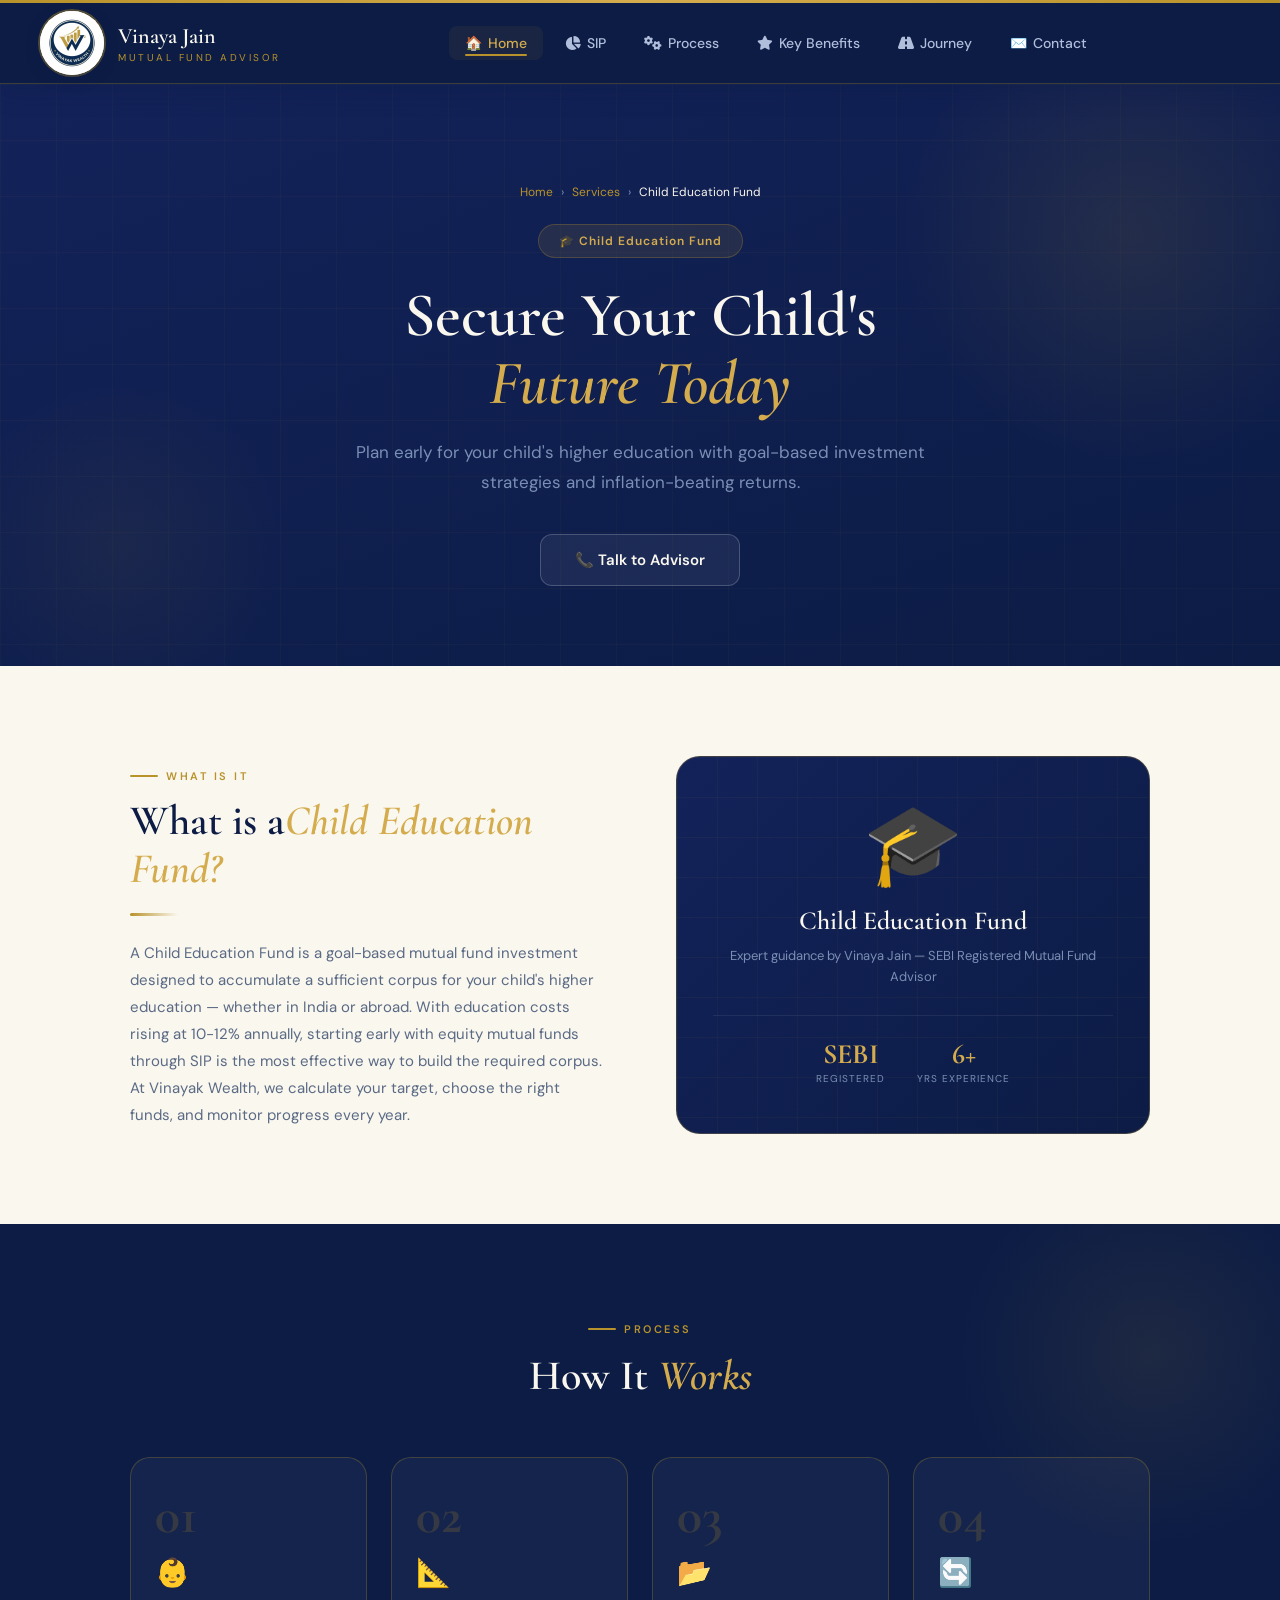
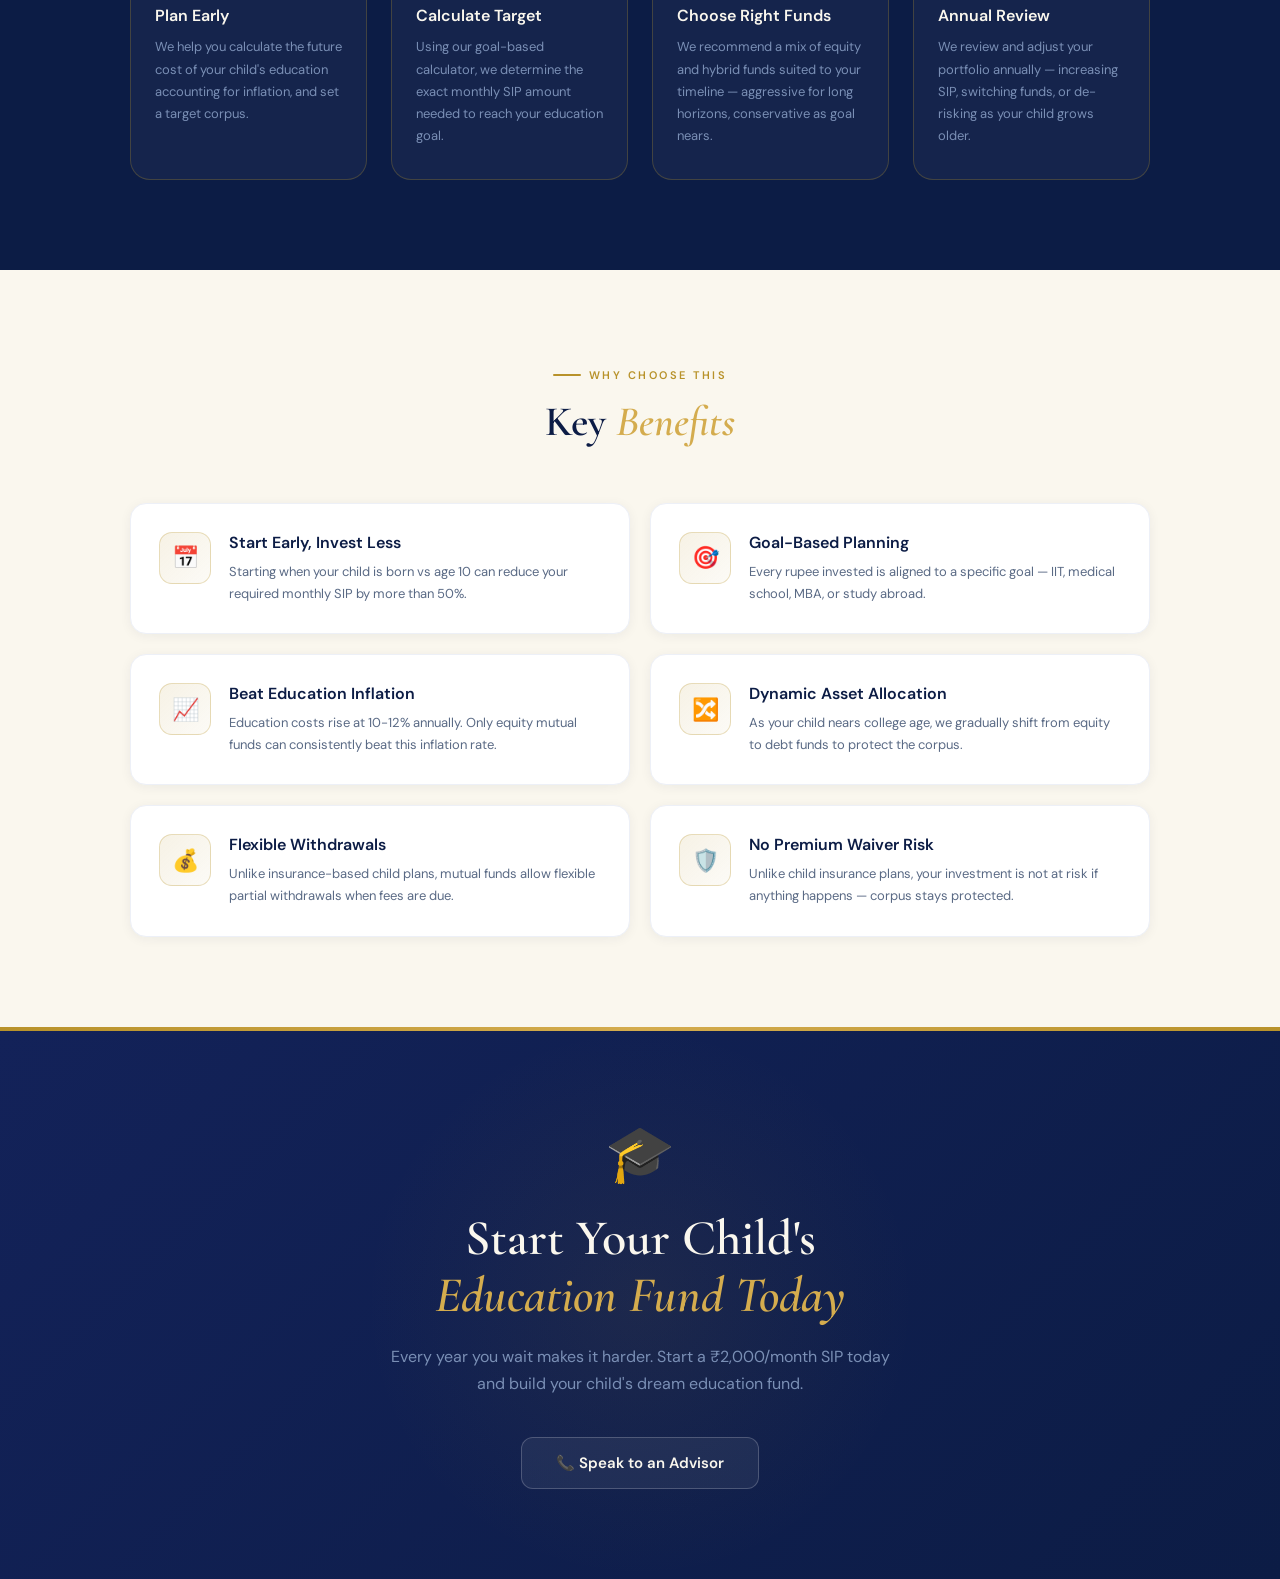
<file: ceService.html>
<!DOCTYPE html>
<html lang="en">
<head>
    <meta charset="UTF-8">
    <meta name="viewport" content="width=device-width, initial-scale=1.0">
    <title>Child Education Fund | Vinayak Wealth</title>
    <link rel="icon" type="image/x-icon" href="image\vinayak_wealth img.jpeg">
    <link href="https://fonts.googleapis.com/css2?family=Cormorant+Garamond:wght@300;400;500;600;700&family=DM+Sans:wght@300;400;500;600&display=swap" rel="stylesheet">
    <link rel="stylesheet" href="https://cdnjs.cloudflare.com/ajax/libs/font-awesome/6.5.1/css/all.min.css">
    <!-- Google Tag Manager -->
<script>(function(w,d,s,l,i){w[l]=w[l]||[];w[l].push({'gtm.start':
new Date().getTime(),event:'gtm.js'});var f=d.getElementsByTagName(s)[0],
j=d.createElement(s),dl=l!='dataLayer'?'&l='+l:'';j.async=true;j.src=
'https://www.googletagmanager.com/gtm.js?id='+i+dl;f.parentNode.insertBefore(j,f);
})(window,document,'script','dataLayer','GTM-MNHGVZ4M');</script>
<!-- End Google Tag Manager -->
    <style>
        *, *::before, *::after { box-sizing:border-box; margin:0; padding:0; }
        :root {
            --gold:#B8922A; --gold-light:#D4AC4E; --gold-pale:#EDD98A;
            --navy:#0C1C45; --navy-mid:#132259; --navy-light:#1E3478;
            --cream:#FAF7EE; --text-muted:#7A8FB5;
            --border:rgba(184,146,42,0.28);
        }
        html { scroll-behavior:smooth; }
        body { font-family:'DM Sans',sans-serif; background:var(--cream); color:var(--navy); overflow-x:hidden; }

        /* ── NAVBAR ── */
        .navbar { position:sticky; top:0; z-index:1000; width:100%; background:var(--navy); border-bottom:1px solid var(--border); box-shadow:0 4px 24px rgba(12,28,69,0.35); }
        .navbar::before { content:''; display:block; height:3px; background:linear-gradient(90deg,var(--gold),var(--gold-light),var(--gold)); }
        .nav-inner { max-width:1280px; margin:0 auto; padding:0 40px; height:80px; display:flex; align-items:center; justify-content:space-between; gap:32px; }
        .nav-logo { display:flex; align-items:center; gap:14px; text-decoration:none; flex-shrink:0; }
        .nav-logo-img { width:64px; height:64px; border-radius:50%; background:#fff; overflow:hidden; box-shadow:0 4px 14px rgba(12,28,69,0.4),0 0 0 2px rgba(184,146,42,0.45); }
        .nav-logo-img img { width:100%; height:100%; object-fit:contain; }
        .nav-brand-name { font-family:'Cormorant Garamond',serif; font-size:22px; font-weight:600; color:var(--cream); }
        .nav-brand-sub { font-size:10px; letter-spacing:2.5px; text-transform:uppercase; color:var(--gold); margin-top:2px; }
        .nav-links { display:flex; align-items:center; gap:6px; list-style:none; flex:1; justify-content:center; }
        .nav-links li a { display:flex; align-items:center; gap:6px; padding:8px 16px; font-size:14px; font-weight:500; color:#B0BEDC; text-decoration:none; border-radius:8px; transition:color .22s,background .22s; position:relative; white-space:nowrap; }
        .nav-links li a::after { content:''; position:absolute; bottom:4px; left:16px; right:16px; height:2px; background:var(--gold); border-radius:2px; transform:scaleX(0); transition:transform .25s ease; }
        .nav-links li a:hover { color:var(--cream); background:rgba(255,255,255,0.05); }
        .nav-links li a:hover::after, .nav-links li a.active::after { transform:scaleX(1); }
        .nav-links li a.active { color:var(--gold-light); background:rgba(184,146,42,0.08); }
        .btn-nav-cta { display:flex; align-items:center; gap:8px; padding:10px 24px; background:linear-gradient(135deg,var(--gold),var(--gold-light)); color:var(--navy); font-family:'DM Sans',sans-serif; font-size:13px; font-weight:700; border:none; border-radius:9px; cursor:pointer; text-decoration:none; transition:transform .2s,box-shadow .2s; box-shadow:0 4px 16px rgba(184,146,42,0.3); white-space:nowrap; }
        .btn-nav-cta:hover { transform:translateY(-2px); box-shadow:0 8px 24px rgba(184,146,42,0.4); }
        .hamburger { display:none; flex-direction:column; justify-content:center; gap:5px; width:38px; height:38px; padding:6px; background:rgba(255,255,255,0.05); border:1px solid var(--border); border-radius:8px; cursor:pointer; transition:background .2s; flex-shrink:0; }
        .hamburger:hover { background:rgba(184,146,42,0.1); }
        .hamburger span { display:block; height:2px; background:var(--cream); border-radius:2px; transition:transform .3s,opacity .3s,width .3s; transform-origin:center; }
        .hamburger span:nth-child(2) { width:70%; }
        .hamburger.open span:nth-child(1) { transform:translateY(7px) rotate(45deg); }
        .hamburger.open span:nth-child(2) { opacity:0; width:0; }
        .hamburger.open span:nth-child(3) { transform:translateY(-7px) rotate(-45deg); }
        .mobile-menu { display:none; flex-direction:column; background:var(--navy-mid); border-top:1px solid var(--border); padding:12px 20px 20px; gap:4px; }
        .mobile-menu.open { display:flex; animation:slideDown .3s ease; }
        .mobile-menu a { display:flex; align-items:center; gap:12px; padding:13px 16px; font-size:15px; font-weight:500; color:#B0BEDC; text-decoration:none; border-radius:10px; border-bottom:1px solid rgba(255,255,255,0.04); transition:background .2s,color .2s; }
        .mobile-menu a:hover { background:rgba(184,146,42,0.08); color:var(--gold-light); }
        @keyframes slideDown { from{opacity:0;transform:translateY(-8px)} to{opacity:1;transform:translateY(0)} }

        /* ── LAYOUT ── */
        .section-inner { max-width:1100px; margin:0 auto; padding:0 40px; }

        /* ── HERO BANNER ── */
        .hero-banner {
            background:linear-gradient(160deg, var(--navy-mid) 0%, var(--navy) 100%);
            padding:100px 0 80px;
            position:relative;
            overflow:hidden;
        }
        .hero-banner::before {
            content:'';
            position:absolute; top:-100px; right:-100px;
            width:500px; height:500px; border-radius:50%;
            background:radial-gradient(circle, rgba(184,146,42,0.12) 0%, transparent 65%);
        }
        .hero-banner::after {
            content:'';
            position:absolute; bottom:-60px; left:-60px;
            width:360px; height:360px; border-radius:50%;
            background:radial-gradient(circle, rgba(184,146,42,0.07) 0%, transparent 65%);
        }
        .hero-grid {
            position:absolute; inset:0;
            background-image: linear-gradient(rgba(184,146,42,0.04) 1px,transparent 1px), linear-gradient(90deg,rgba(184,146,42,0.04) 1px,transparent 1px);
            background-size:56px 56px;
        }
        .hero-content { position:relative; z-index:1; text-align:center; }
        .hero-breadcrumb { display:flex; align-items:center; justify-content:center; gap:8px; font-size:12px; color:var(--text-muted); margin-bottom:24px; }
        .hero-breadcrumb a { color:var(--gold); text-decoration:none; }
        .hero-breadcrumb a:hover { color:var(--gold-light); }
        .hero-badge {
            display:inline-flex; align-items:center; gap:8px;
            background:rgba(184,146,42,0.12); border:1px solid var(--border);
            border-radius:40px; padding:8px 20px;
            font-size:12px; font-weight:600; color:var(--gold-light);
            letter-spacing:1px; margin-bottom:24px;
        }
        .hero-title {
            font-family:'Cormorant Garamond',serif; font-size:62px; font-weight:600;
            color:var(--cream); line-height:1.1; margin-bottom:20px;
        }
        .hero-title em { font-style:italic; color:var(--gold-light); display:block; }
        .hero-sub { font-size:17px; color:var(--text-muted); line-height:1.75; max-width:580px; margin:0 auto 36px; }
        .hero-btns { display:flex; gap:16px; justify-content:center; flex-wrap:wrap; }
        .btn-primary {
            display:inline-flex; align-items:center; gap:10px; padding:16px 36px;
            background:linear-gradient(135deg,var(--gold),var(--gold-light)); color:var(--navy);
            font-family:'DM Sans',sans-serif; font-size:15px; font-weight:700;
            border:none; border-radius:12px; cursor:pointer; text-decoration:none;
            box-shadow:0 8px 28px rgba(184,146,42,0.4); transition:transform .2s,box-shadow .2s;
        }
        .btn-primary:hover { transform:translateY(-3px); box-shadow:0 14px 36px rgba(184,146,42,0.5); }
        .btn-outline {
            display:inline-flex; align-items:center; gap:10px; padding:15px 34px;
            background:rgba(255,255,255,0.06); color:var(--cream);
            font-family:'DM Sans',sans-serif; font-size:15px; font-weight:600;
            border:1.5px solid rgba(255,255,255,0.2); border-radius:12px;
            cursor:pointer; text-decoration:none;
            transition:background .25s,border-color .25s,transform .2s;
        }
        .btn-outline:hover { background:rgba(255,255,255,0.1); border-color:rgba(255,255,255,0.35); transform:translateY(-2px); }

        /* ── WHAT IS IT ── */
        .what-section { padding:90px 0; background:var(--cream); }
        .what-inner { display:grid; grid-template-columns:1fr 1fr; gap:72px; align-items:center; }
        .what-label { display:inline-flex; align-items:center; gap:8px; font-size:11px; font-weight:600; letter-spacing:2.5px; text-transform:uppercase; color:var(--gold); margin-bottom:14px; }
        .what-label::before { content:''; width:28px; height:2px; background:var(--gold); border-radius:2px; }
        .what-title { font-family:'Cormorant Garamond',serif; font-size:42px; font-weight:600; color:var(--navy); line-height:1.15; margin-bottom:20px; }
        .what-title em { font-style:italic; color:var(--gold-light); }
        .gold-bar { width:48px; height:3px; background:linear-gradient(90deg,var(--gold),transparent); border-radius:2px; margin-bottom:24px; }
        .what-text { font-size:15px; color:#5A6A85; line-height:1.8; }
        .what-visual {
            background:linear-gradient(135deg,var(--navy-mid),var(--navy));
            border:1px solid var(--border); border-radius:24px;
            padding:48px 36px; text-align:center; position:relative; overflow:hidden;
        }
        .what-visual::before {
            content:''; position:absolute; inset:0;
            background-image:linear-gradient(rgba(184,146,42,0.05) 1px,transparent 1px),linear-gradient(90deg,rgba(184,146,42,0.05) 1px,transparent 1px);
            background-size:40px 40px;
        }
        .what-big-icon { font-size:80px; position:relative; z-index:1; margin-bottom:20px; line-height:1; }
        .what-visual-title { font-family:'Cormorant Garamond',serif; font-size:26px; font-weight:600; color:var(--cream); position:relative; z-index:1; margin-bottom:10px; }
        .what-visual-sub { font-size:13px; color:var(--text-muted); position:relative; z-index:1; line-height:1.6; }
        .what-stat-row { display:flex; justify-content:center; gap:32px; margin-top:28px; position:relative; z-index:1; padding-top:24px; border-top:1px solid rgba(255,255,255,0.07); }
        .what-stat .num { font-family:'Cormorant Garamond',serif; font-size:28px; font-weight:700; color:var(--gold-light); line-height:1; }
        .what-stat .lbl { font-size:10px; color:var(--text-muted); letter-spacing:1px; text-transform:uppercase; margin-top:4px; }

        /* ── HOW IT WORKS ── */
        .how-section { padding:90px 0; background:var(--navy); position:relative; overflow:hidden; }
        .how-section::before {
            content:''; position:absolute; top:-80px; right:-80px;
            width:420px; height:420px; border-radius:50%;
            background:radial-gradient(circle,rgba(184,146,42,0.1) 0%,transparent 65%);
        }
        .how-header { text-align:center; margin-bottom:56px; position:relative; z-index:1; }
        .how-label { display:inline-flex; align-items:center; gap:8px; font-size:11px; font-weight:600; letter-spacing:2.5px; text-transform:uppercase; color:var(--gold); margin-bottom:14px; justify-content:center; }
        .how-label::before { content:''; width:28px; height:2px; background:var(--gold); border-radius:2px; }
        .how-title { font-family:'Cormorant Garamond',serif; font-size:42px; font-weight:600; color:var(--cream); }
        .how-title em { font-style:italic; color:var(--gold-light); }
        .steps-grid { display:grid; grid-template-columns:repeat(4,1fr); gap:24px; position:relative; z-index:1; }
        .step-card {
            background:rgba(255,255,255,0.04); border:1px solid var(--border);
            border-radius:20px; padding:32px 24px; position:relative; overflow:hidden;
            transition:background .3s,transform .3s;
        }
        .step-card::before { content:''; position:absolute; top:0; left:0; right:0; height:3px; background:linear-gradient(90deg,var(--gold),var(--gold-light)); transform:scaleX(0); transform-origin:left; transition:transform .35s ease; }
        .step-card:hover { background:rgba(184,146,42,0.06); transform:translateY(-5px); }
        .step-card:hover::before { transform:scaleX(1); }
        .step-num { font-family:'Cormorant Garamond',serif; font-size:52px; font-weight:700; color:rgba(184,146,42,0.2); line-height:1; margin-bottom:12px; }
        .step-icon { font-size:28px; margin-bottom:14px; }
        .step-card h4 { font-size:16px; font-weight:600; color:var(--cream); margin-bottom:10px; }
        .step-card p { font-size:13px; color:var(--text-muted); line-height:1.7; }

        /* ── BENEFITS ── */
        .benefits-section { padding:90px 0; background:var(--cream); }
        .benefits-header { text-align:center; margin-bottom:56px; }
        .benefits-label { display:inline-flex; align-items:center; gap:8px; font-size:11px; font-weight:600; letter-spacing:2.5px; text-transform:uppercase; color:var(--gold); margin-bottom:14px; justify-content:center; }
        .benefits-label::before { content:''; width:28px; height:2px; background:var(--gold); border-radius:2px; }
        .benefits-title { font-family:'Cormorant Garamond',serif; font-size:42px; font-weight:600; color:var(--navy); }
        .benefits-title em { font-style:italic; color:var(--gold-light); }
        .benefits-grid { display:grid; grid-template-columns:repeat(2,1fr); gap:20px; }
        .benefit-card {
            background:#fff; border:1px solid #EDF0F7;
            border-radius:16px; padding:28px;
            display:flex; align-items:flex-start; gap:18px;
            box-shadow:0 2px 12px rgba(12,28,69,0.06);
            transition:transform .25s,box-shadow .25s,border-color .25s;
        }
        .benefit-card:hover { transform:translateY(-4px); box-shadow:0 10px 32px rgba(12,28,69,0.1); border-color:var(--border); }
        .benefit-icon {
            width:52px; height:52px; border-radius:13px; flex-shrink:0;
            background:linear-gradient(135deg,rgba(184,146,42,0.12),rgba(184,146,42,0.04));
            border:1px solid var(--border);
            display:flex; align-items:center; justify-content:center; font-size:22px;
        }
        .benefit-card h4 { font-size:16px; font-weight:600; color:var(--navy); margin-bottom:8px; }
        .benefit-card p { font-size:13px; color:#5A6A85; line-height:1.7; }

        /* ── CTA ── */
        .cta-section {
            padding:90px 0;
            background:linear-gradient(135deg,var(--navy-mid) 0%,var(--navy) 100%);
            position:relative; overflow:hidden; text-align:center;
        }
        .cta-section::before { content:''; position:absolute; top:0; left:0; right:0; height:4px; background:linear-gradient(90deg,var(--gold),var(--gold-light),var(--gold)); }
        .cta-section::after {
            content:''; position:absolute; top:50%; left:50%; transform:translate(-50%,-50%);
            width:600px; height:600px; border-radius:50%;
            background:radial-gradient(circle,rgba(184,146,42,0.08) 0%,transparent 65%);
        }
        .cta-content { position:relative; z-index:1; }
        .cta-icon { font-size:56px; margin-bottom:20px; }
        .cta-title { font-family:'Cormorant Garamond',serif; font-size:50px; font-weight:600; color:var(--cream); line-height:1.15; margin-bottom:18px; }
        .cta-title em { font-style:italic; color:var(--gold-light); }
        .cta-sub { font-size:16px; color:var(--text-muted); max-width:520px; margin:0 auto 40px; line-height:1.7; }
        .cta-btns { display:flex; gap:16px; justify-content:center; flex-wrap:wrap; }

        /* ── ANIMATIONS ── */
        @keyframes fadeUp { from{opacity:0;transform:translateY(24px)} to{opacity:1;transform:translateY(0)} }
        .reveal { opacity:0; transform:translateY(28px); transition:opacity .6s ease,transform .6s ease; }
        .reveal.visible { opacity:1; transform:translateY(0); }

        /* ── RESPONSIVE ── */
        @media (max-width:1024px) {
            .steps-grid { grid-template-columns:repeat(2,1fr); }
        }
        @media (max-width:900px) {
            .nav-inner { padding:0 24px; }
            .nav-links, .btn-nav-cta { display:none; }
            .hamburger { display:flex; }
            .section-inner { padding:0 28px; }
            .hero-title { font-size:44px; }
            .what-inner { grid-template-columns:1fr; gap:40px; }
            .what-title, .how-title, .benefits-title { font-size:34px; }
        }
        @media (max-width:600px) {
            .section-inner { padding:0 20px; }
            .hero-title { font-size:34px; }
            .hero-sub { font-size:15px; }
            .steps-grid { grid-template-columns:1fr; }
            .benefits-grid { grid-template-columns:1fr; }
            .what-section, .how-section, .benefits-section, .cta-section { padding:64px 0; }
            .hero-banner { padding:72px 0 60px; }
            .cta-title { font-size:36px; }
        }
    </style>
</head>
<!-- Google tag (gtag.js) -->
<script async src="https://www.googletagmanager.com/gtag/js?id=G-V22GM14QTB"></script>
<script>
  window.dataLayer = window.dataLayer || [];
  function gtag(){dataLayer.push(arguments);}
  gtag('js', new Date());

  gtag('config', 'G-V22GM14QTB');
</script>
<body>
<!-- Google Tag Manager (noscript) -->
<noscript><iframe src="https://www.googletagmanager.com/ns.html?id=GTM-MNHGVZ4M"
height="0" width="0" style="display:none;visibility:hidden"></iframe></noscript>
<!-- End Google Tag Manager (noscript) -->
<!-- NAVBAR -->
<nav class="navbar" id="mainNav">
    <div class="nav-inner">
        <a href="index.html" class="nav-logo">
            <div class="nav-logo-img"><img src="[data-uri]" alt="Vinayak Wealth"></div>
            <div>
                <div class="nav-brand-name">Vinaya Jain</div>
                <div class="nav-brand-sub">Mutual Fund Advisor</div>
            </div>
        </a>
        <ul class="nav-links">
            <li><a href="#hero-banner"         class="active"><span class="nav-icon">🏠</span> Home</a></li>
            <li><a href="#what-section">        <span class="nav-icon"><i class="fa-solid fa-chart-pie"></i></span> SIP </a></li>
            <li><a href="#how-section">     <span class="nav-icon"><i class="fa-solid fa-gears"></i></span> Process</a></li>
            <li><a href="#benefits-section">    <span class="nav-icon"><i class="fa-solid fa-star"></i></span> Key Benefits</a></li>
            <li><a href="#cta-section"><span class="nav-icon"><i class="fa-solid fa-road"></i></span> Journey</a></li>
            <li><a href="index.html#contact">      <span class="nav-icon">✉️</span> Contact</a></li>
        </ul>
        <button class="hamburger" id="hamburger"><span></span><span></span><span></span></button>
    </div>
    <div class="mobile-menu" id="mobileMenu">
        <ul class="nav-links">
            <li><a href="#hero-banner"         class="active"><span class="nav-icon">🏠</span> Home</a></li>
            <li><a href="#what-section">        <span class="nav-icon"><i class="fa-solid fa-chart-pie"></i></span> SIP </a></li>
            <li><a href="#how-section">     <span class="nav-icon"><i class="fa-solid fa-gears"></i></span> Process</a></li>
            <li><a href="#benefits-section">    <span class="nav-icon"><i class="fa-solid fa-star"></i></span> Key Benefits</a></li>
            <li><a href="#cta-section"><span class="nav-icon"><i class="fa-solid fa-road"></i></span> Journey</a></li>
            <li><a href="index.html#contact">      <span class="nav-icon">✉️</span> Contact</a></li>
        </ul>
        
    </div>
</nav>

<!-- HERO BANNER -->
<section id="hero-banner">
<section class="hero-banner">
    <div class="hero-grid"></div>
    <div class="section-inner">
        <div class="hero-content">
            <div class="hero-breadcrumb">
                <a href="index.html">Home</a> <span>›</span>
                <a href="index.html#services">Services</a> <span>›</span>
                <span style="color:var(--cream);">Child Education Fund</span>
            </div>
            <div class="hero-badge">🎓 Child Education Fund</div>
            <h1 class="hero-title">Secure Your Child's<br><em>Future Today</em></h1>
            <p class="hero-sub">Plan early for your child's higher education with goal-based investment strategies and inflation-beating returns.</p>
            <div class="hero-btns">
                
                <a href="index.html#contact" class="btn-outline"><span>📞 Talk to Advisor</span></a>
            </div>
        </div>
    </div>
</section>
</section>

<!-- WHAT IS IT -->
<section id="what-section">
<section class="what-section">
    <div class="section-inner">
        <div class="what-inner">
            <div class="reveal">
                <div class="what-label">What is it</div>
                <h2 class="what-title">What is a<em>Child Education Fund?</em></h2>
                <div class="gold-bar"></div>
                <p class="what-text">A Child Education Fund is a goal-based mutual fund investment designed to accumulate a sufficient corpus for your child's higher education — whether in India or abroad. With education costs rising at 10-12% annually, starting early with equity mutual funds through SIP is the most effective way to build the required corpus. At Vinayak Wealth, we calculate your target, choose the right funds, and monitor progress every year.</p>
            </div>
            <div class="what-visual reveal">
                <div class="what-big-icon">🎓</div>
                <div class="what-visual-title">Child Education Fund</div>
                <div class="what-visual-sub">Expert guidance by Vinaya Jain — SEBI Registered Mutual Fund Advisor</div>
                <div class="what-stat-row">
                    <div class="what-stat"><div class="num">SEBI</div><div class="lbl">Registered</div></div>
                    <div class="what-stat"><div class="num">6+</div><div class="lbl">Yrs Experience</div></div>
                    
                </div>
            </div>
        </div>
    </div>
</section>
</section>

<!-- HOW IT WORKS -->
<section id="how-section">
<section class="how-section">
    <div class="section-inner">
        <div class="how-header">
            <div class="how-label">Process</div>
            <h2 class="how-title">How It <em>Works</em></h2>
        </div>
        <div class="steps-grid">
            
            <div class="step-card reveal">
                <div class="step-num">01</div>
                <div class="step-icon">👶</div>
                <h4>Plan Early</h4>
                <p>We help you calculate the future cost of your child's education accounting for inflation, and set a target corpus.</p>
            </div>
            <div class="step-card reveal">
                <div class="step-num">02</div>
                <div class="step-icon">📐</div>
                <h4>Calculate Target</h4>
                <p>Using our goal-based calculator, we determine the exact monthly SIP amount needed to reach your education goal.</p>
            </div>
            <div class="step-card reveal">
                <div class="step-num">03</div>
                <div class="step-icon">📂</div>
                <h4>Choose Right Funds</h4>
                <p>We recommend a mix of equity and hybrid funds suited to your timeline — aggressive for long horizons, conservative as goal nears.</p>
            </div>
            <div class="step-card reveal">
                <div class="step-num">04</div>
                <div class="step-icon">🔄</div>
                <h4>Annual Review</h4>
                <p>We review and adjust your portfolio annually — increasing SIP, switching funds, or de-risking as your child grows older.</p>
            </div>
        </div>
    </div>
</section>
</section>

<!-- BENEFITS -->
<section id="benefits-section">
<section class="benefits-section">
    <div class="section-inner">
        <div class="benefits-header">
            <div class="benefits-label">Why Choose This</div>
            <h2 class="benefits-title">Key <em>Benefits</em></h2>
        </div>
        <div class="benefits-grid">
            
            <div class="benefit-card reveal">
                <div class="benefit-icon">📅</div>
                <div>
                    <h4>Start Early, Invest Less</h4>
                    <p>Starting when your child is born vs age 10 can reduce your required monthly SIP by more than 50%.</p>
                </div>
            </div>
            <div class="benefit-card reveal">
                <div class="benefit-icon">🎯</div>
                <div>
                    <h4>Goal-Based Planning</h4>
                    <p>Every rupee invested is aligned to a specific goal — IIT, medical school, MBA, or study abroad.</p>
                </div>
            </div>
            <div class="benefit-card reveal">
                <div class="benefit-icon">📈</div>
                <div>
                    <h4>Beat Education Inflation</h4>
                    <p>Education costs rise at 10-12% annually. Only equity mutual funds can consistently beat this inflation rate.</p>
                </div>
            </div>
            <div class="benefit-card reveal">
                <div class="benefit-icon">🔀</div>
                <div>
                    <h4>Dynamic Asset Allocation</h4>
                    <p>As your child nears college age, we gradually shift from equity to debt funds to protect the corpus.</p>
                </div>
            </div>
            <div class="benefit-card reveal">
                <div class="benefit-icon">💰</div>
                <div>
                    <h4>Flexible Withdrawals</h4>
                    <p>Unlike insurance-based child plans, mutual funds allow flexible partial withdrawals when fees are due.</p>
                </div>
            </div>
            <div class="benefit-card reveal">
                <div class="benefit-icon">🛡️</div>
                <div>
                    <h4>No Premium Waiver Risk</h4>
                    <p>Unlike child insurance plans, your investment is not at risk if anything happens — corpus stays protected.</p>
                </div>
            </div>
        </div>
    </div>
</section>
</section>

<!-- CTA -->
<section id="cta-section">
<section class="cta-section">
    <div class="section-inner">
        <div class="cta-content">
            <div class="cta-icon">🎓</div>
            <h2 class="cta-title">Start Your Child's<br><em>Education Fund Today</em></h2>
            <p class="cta-sub">Every year you wait makes it harder. Start a ₹2,000/month SIP today and build your child's dream education fund.</p>
            <div class="cta-btns">
                
                <a href="index.html#contact" class="btn-outline"><span>📞 Speak to an Advisor</span></a>
            </div>
        </div>
    </div>
</section>
</section>

<script>
const hamburger  = document.getElementById('hamburger');
const mobileMenu = document.getElementById('mobileMenu');
hamburger.addEventListener('click', () => { hamburger.classList.toggle('open'); mobileMenu.classList.toggle('open'); });
document.addEventListener('click', e => { if (!hamburger.contains(e.target) && !mobileMenu.contains(e.target)) { hamburger.classList.remove('open'); mobileMenu.classList.remove('open'); } });
window.addEventListener('scroll', () => {
    document.getElementById('mainNav').style.boxShadow = window.scrollY > 10 ? '0 6px 32px rgba(12,28,69,0.55)' : '0 4px 24px rgba(12,28,69,0.35)';
});
const revealEls = document.querySelectorAll('.reveal');
const observer  = new IntersectionObserver(entries => { entries.forEach(e => { if (e.isIntersecting) { e.target.classList.add('visible'); observer.unobserve(e.target); } }); }, { threshold:0.12 });
revealEls.forEach(el => observer.observe(el));
</script>
</body>
</html>
</file>
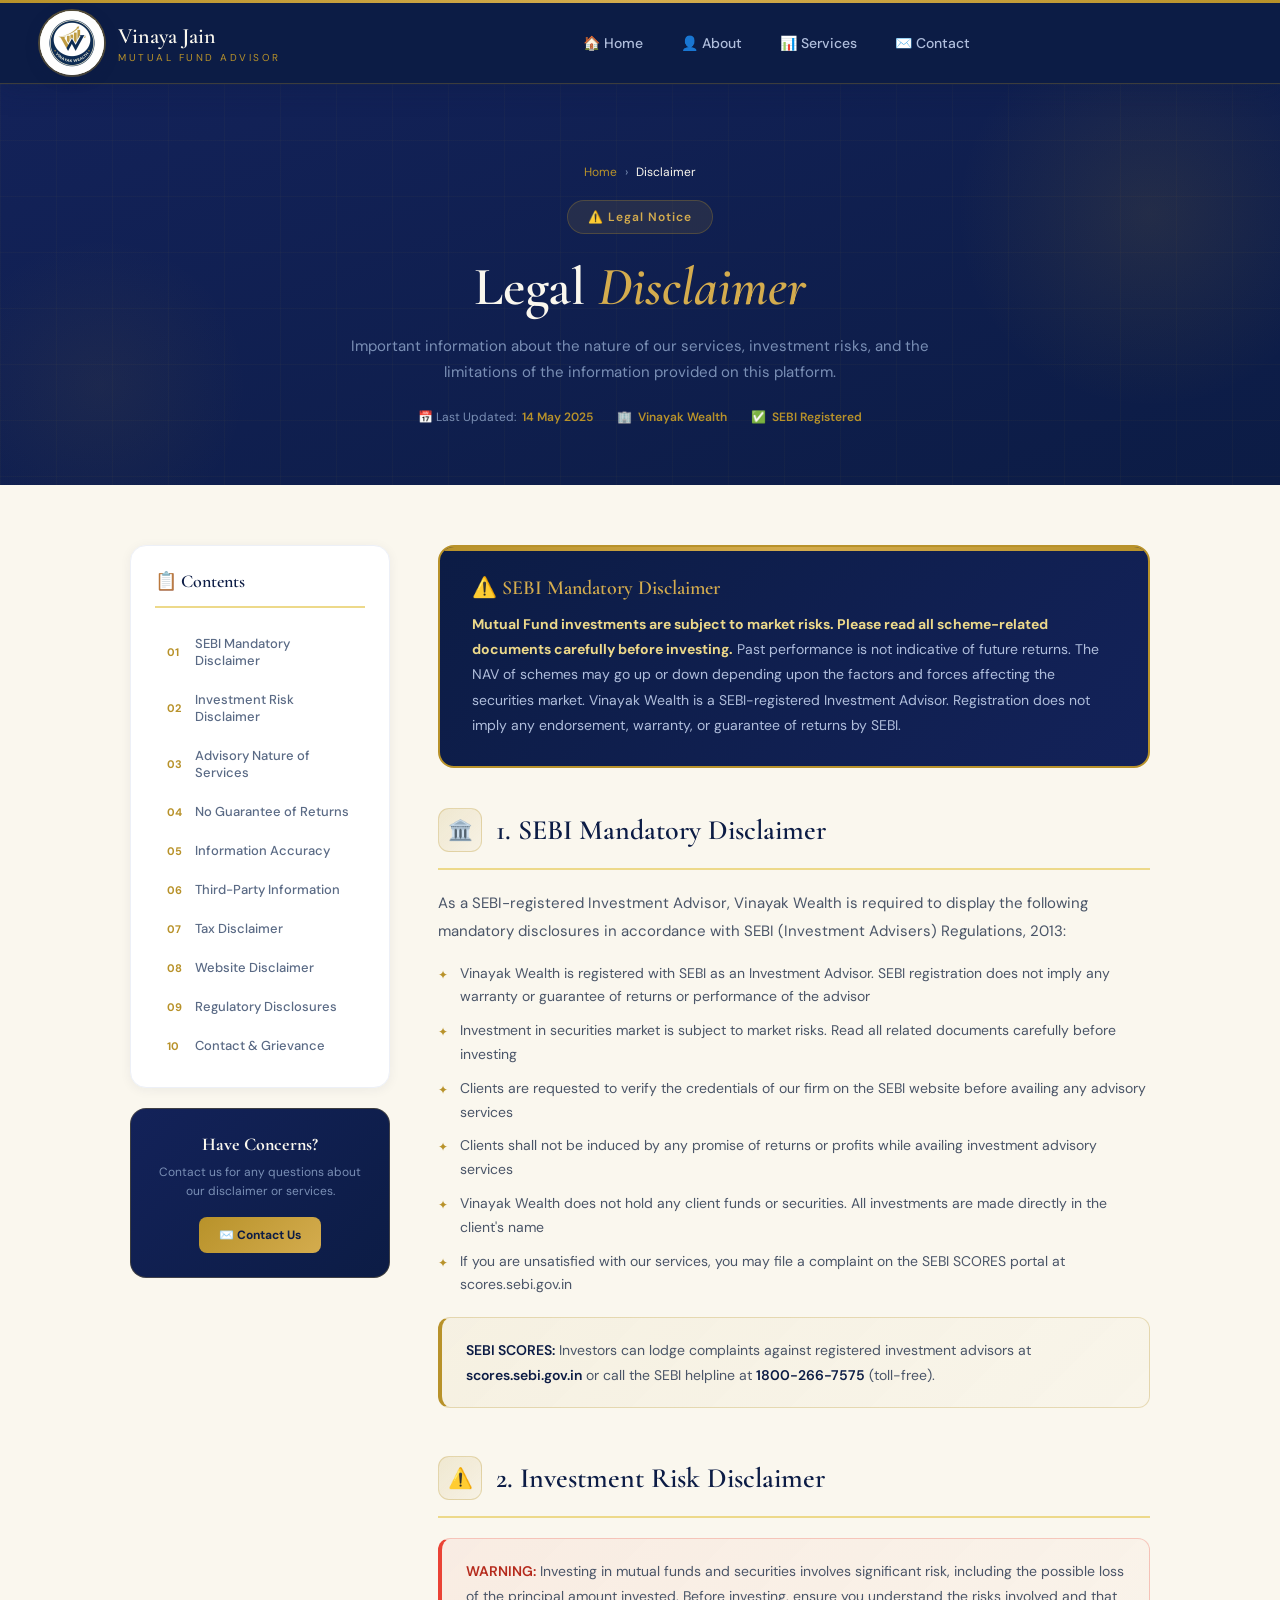
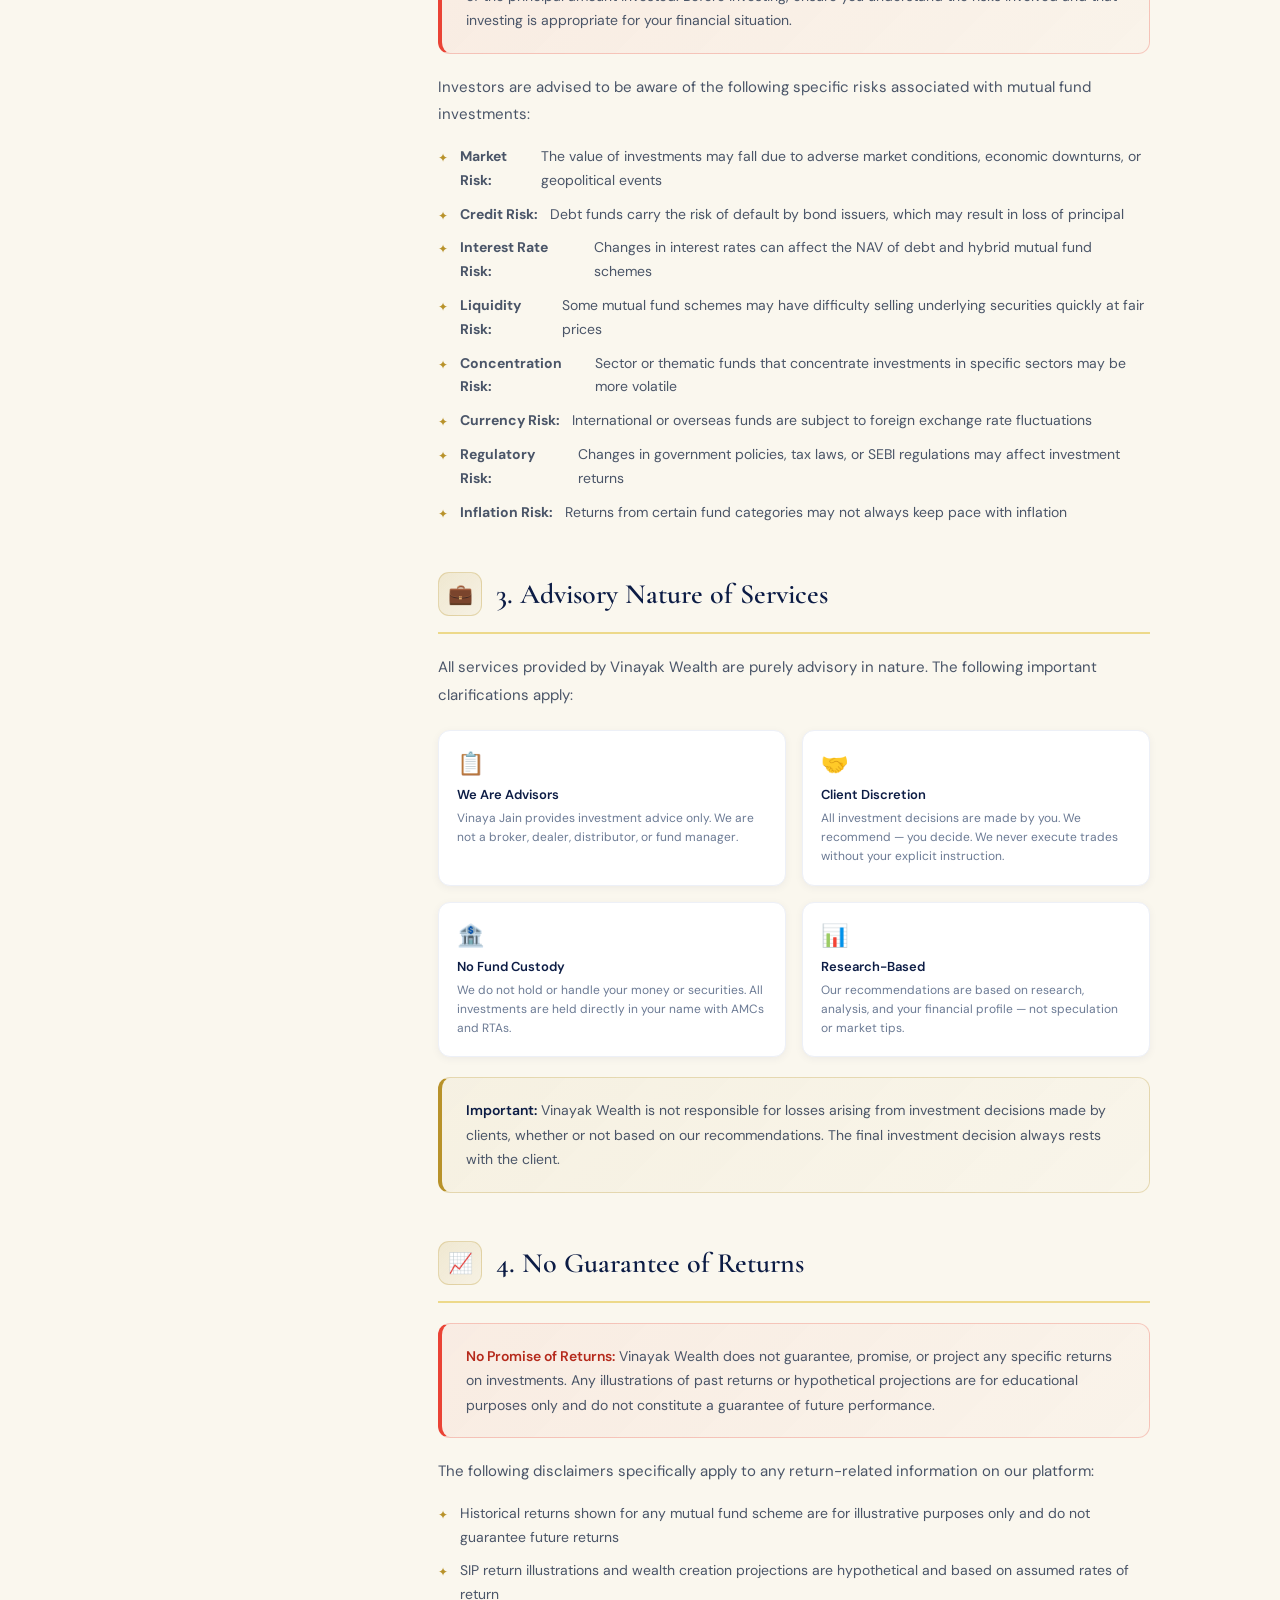
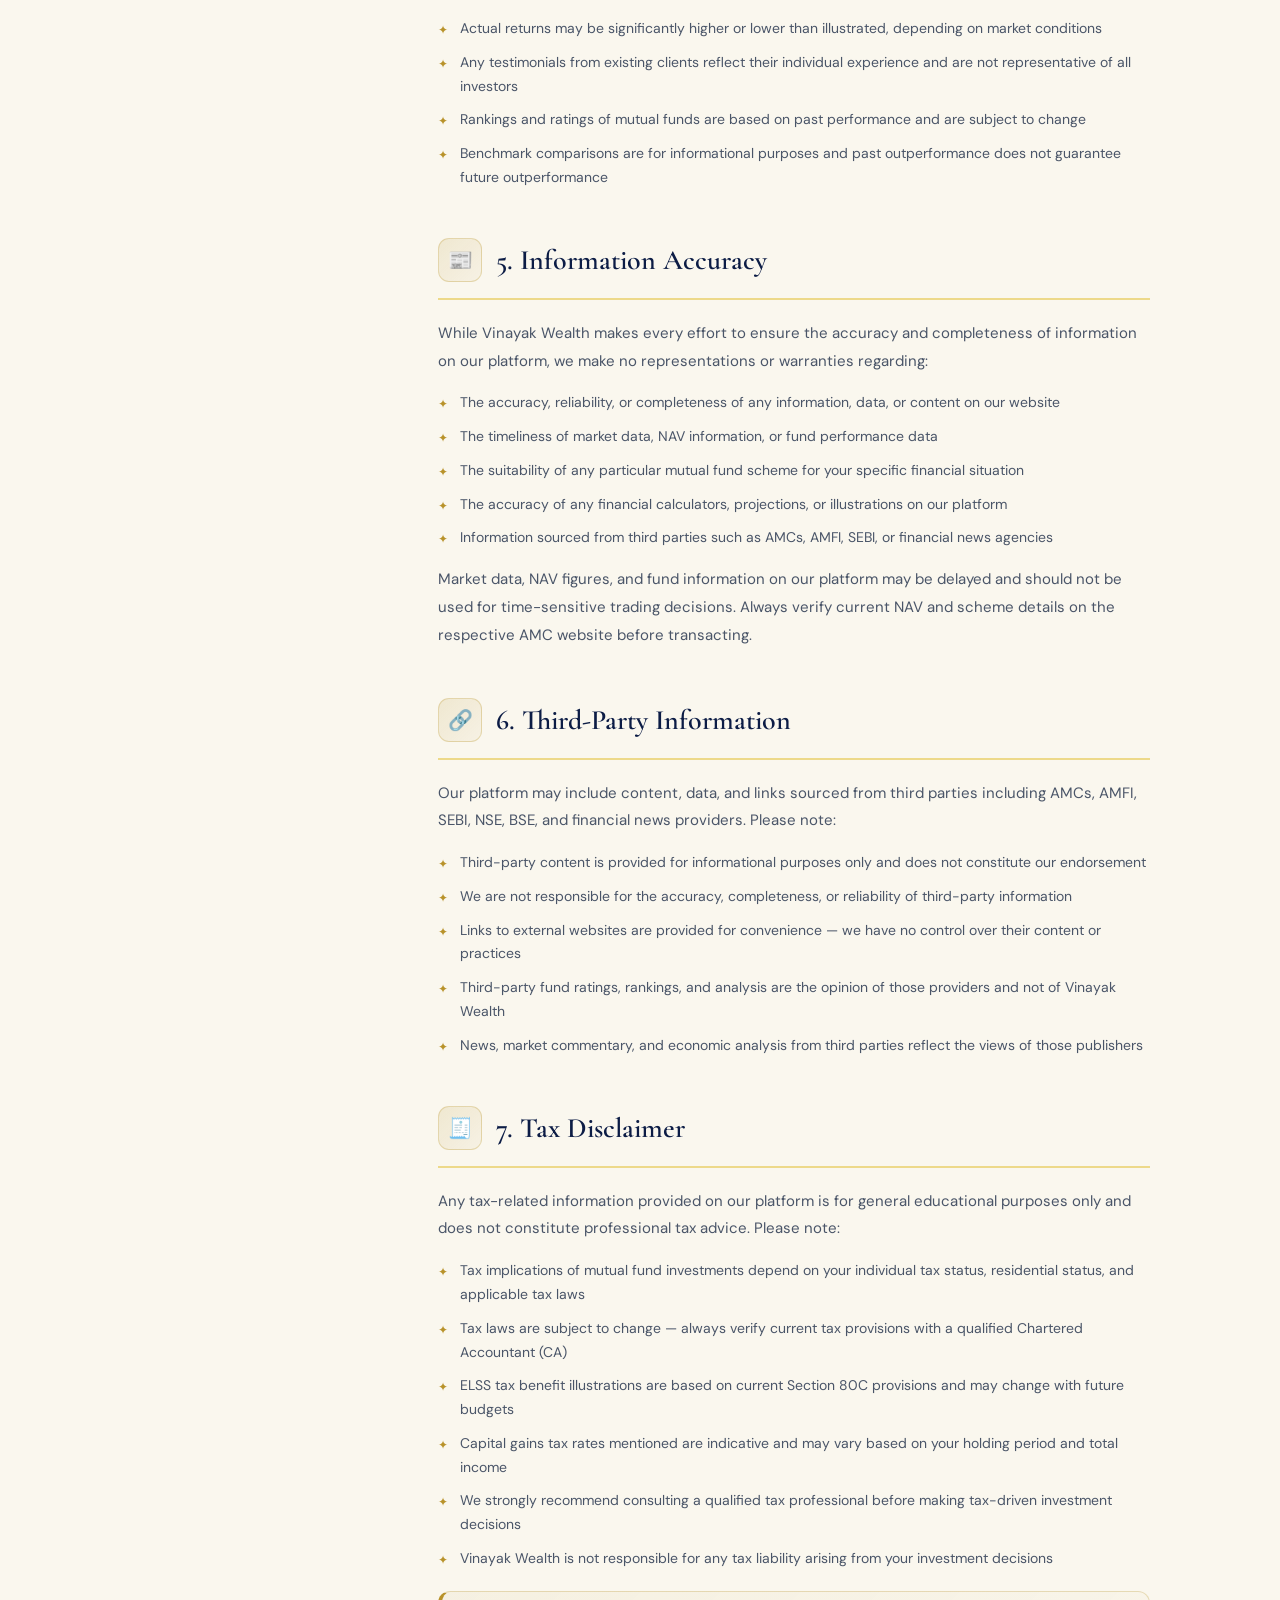
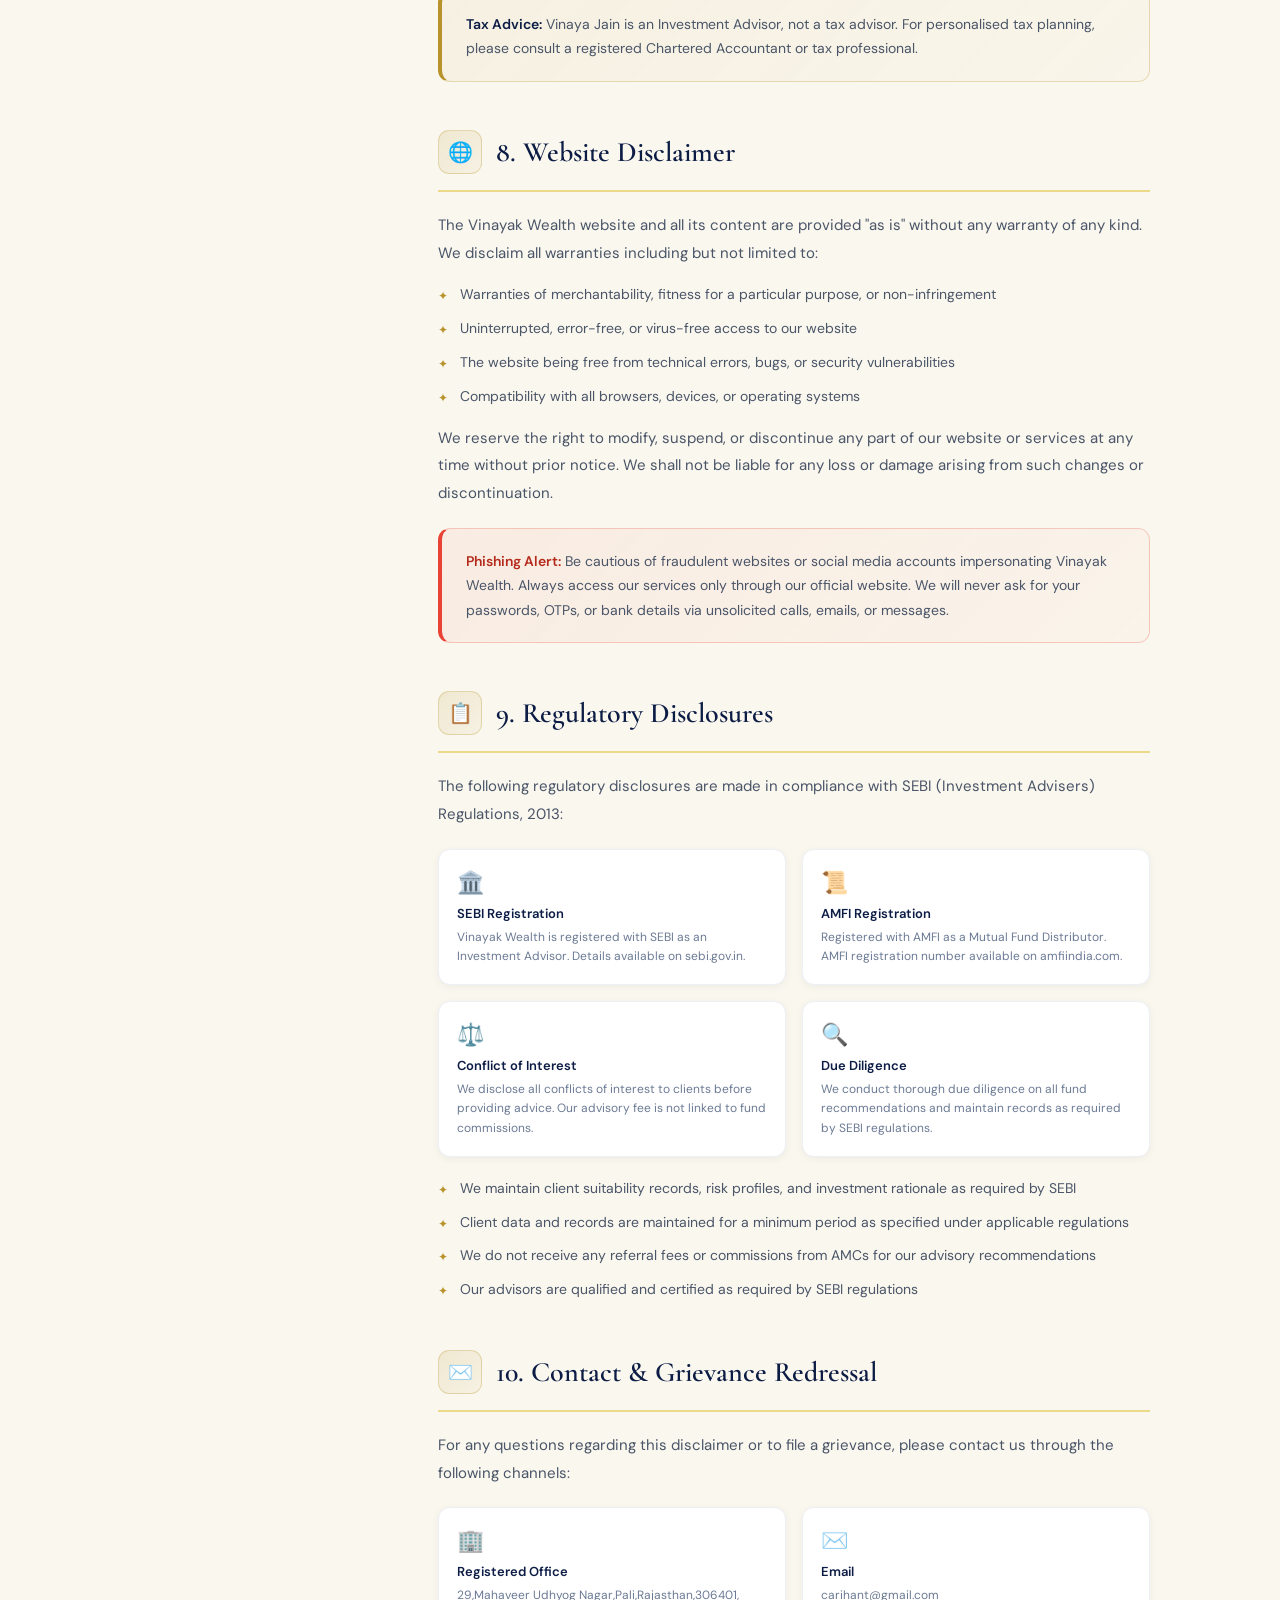
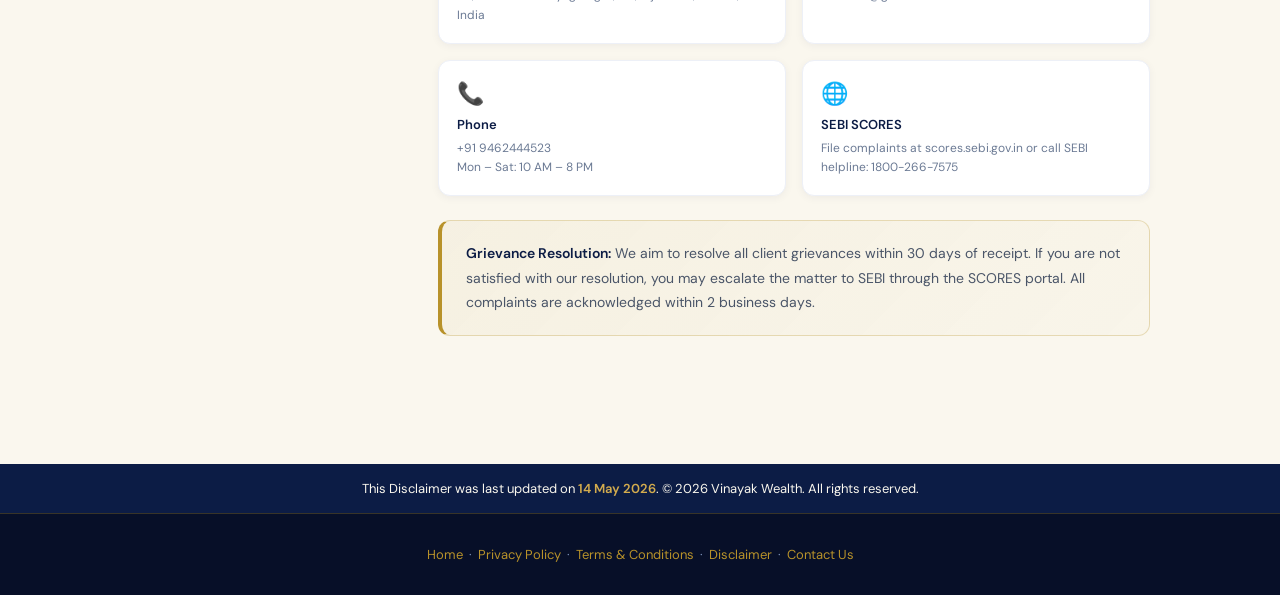
<file: disclaimer.html>
<!DOCTYPE html>
<html lang="en">
<head>
    <meta charset="UTF-8">
    <meta name="viewport" content="width=device-width, initial-scale=1.0">
    <title>Disclaimer | Vinayak Wealth</title>
    <link rel="icon" type="image/x-icon" href="image\vinayak_wealth img.jpeg">
    <link href="https://fonts.googleapis.com/css2?family=Cormorant+Garamond:wght@300;400;500;600;700&family=DM+Sans:wght@300;400;500;600&display=swap" rel="stylesheet">
    <!-- Google Tag Manager -->
<script>(function(w,d,s,l,i){w[l]=w[l]||[];w[l].push({'gtm.start':
new Date().getTime(),event:'gtm.js'});var f=d.getElementsByTagName(s)[0],
j=d.createElement(s),dl=l!='dataLayer'?'&l='+l:'';j.async=true;j.src=
'https://www.googletagmanager.com/gtm.js?id='+i+dl;f.parentNode.insertBefore(j,f);
})(window,document,'script','dataLayer','GTM-MNHGVZ4M');</script>
<!-- End Google Tag Manager -->
    <style>
        *, *::before, *::after { box-sizing:border-box; margin:0; padding:0; }
        :root {
            --gold:#B8922A; --gold-light:#D4AC4E; --gold-pale:#EDD98A;
            --navy:#0C1C45; --navy-mid:#132259; --navy-light:#1E3478;
            --cream:#FAF7EE; --text-muted:#7A8FB5;
            --border:rgba(184,146,42,0.28);
        }
        html { scroll-behavior:smooth; }
        body { font-family:'DM Sans',sans-serif; background:var(--cream); color:var(--navy); overflow-x:hidden; }

        /* ── NAVBAR ── */
        .navbar { position:sticky; top:0; z-index:1000; width:100%; background:var(--navy); border-bottom:1px solid var(--border); box-shadow:0 4px 24px rgba(12,28,69,0.35); }
        .navbar::before { content:''; display:block; height:3px; background:linear-gradient(90deg,var(--gold),var(--gold-light),var(--gold)); }
        .nav-inner { max-width:1280px; margin:0 auto; padding:0 40px; height:80px; display:flex; align-items:center; justify-content:space-between; gap:32px; }
        .nav-logo { display:flex; align-items:center; gap:14px; text-decoration:none; flex-shrink:0; }
        .nav-logo-img { width:64px; height:64px; border-radius:50%; background:#fff; overflow:hidden; box-shadow:0 4px 14px rgba(12,28,69,0.4),0 0 0 2px rgba(184,146,42,0.45); }
        .nav-logo-img img { width:100%; height:100%; object-fit:contain; }
        .nav-brand-name { font-family:'Cormorant Garamond',serif; font-size:22px; font-weight:600; color:var(--cream); }
        .nav-brand-sub { font-size:10px; letter-spacing:2.5px; text-transform:uppercase; color:var(--gold); margin-top:2px; }
        .nav-links { display:flex; align-items:center; gap:6px; list-style:none; flex:1; justify-content:center; }
        .nav-links li a { display:flex; align-items:center; gap:6px; padding:8px 16px; font-size:14px; font-weight:500; color:#B0BEDC; text-decoration:none; border-radius:8px; transition:color .22s,background .22s; position:relative; white-space:nowrap; }
        .nav-links li a::after { content:''; position:absolute; bottom:4px; left:16px; right:16px; height:2px; background:var(--gold); border-radius:2px; transform:scaleX(0); transition:transform .25s ease; }
        .nav-links li a:hover { color:var(--cream); background:rgba(255,255,255,0.05); }
        .nav-links li a:hover::after { transform:scaleX(1); }
        .btn-nav-cta { display:flex; align-items:center; gap:8px; padding:10px 24px; background:linear-gradient(135deg,var(--gold),var(--gold-light)); color:var(--navy); font-size:13px; font-weight:700; border:none; border-radius:9px; cursor:pointer; text-decoration:none; transition:transform .2s; white-space:nowrap; }
        .btn-nav-cta:hover { transform:translateY(-2px); box-shadow:0 8px 24px rgba(184,146,42,0.4); }
        .hamburger { display:none; flex-direction:column; justify-content:center; gap:5px; width:38px; height:38px; padding:6px; background:rgba(255,255,255,0.05); border:1px solid var(--border); border-radius:8px; cursor:pointer; flex-shrink:0; }
        .hamburger span { display:block; height:2px; background:var(--cream); border-radius:2px; transition:transform .3s,opacity .3s,width .3s; transform-origin:center; }
        .hamburger span:nth-child(2) { width:70%; }
        .hamburger.open span:nth-child(1) { transform:translateY(7px) rotate(45deg); }
        .hamburger.open span:nth-child(2) { opacity:0; width:0; }
        .hamburger.open span:nth-child(3) { transform:translateY(-7px) rotate(-45deg); }
        .mobile-menu { display:none; flex-direction:column; background:var(--navy-mid); border-top:1px solid var(--border); padding:12px 20px 20px; gap:4px; }
        .mobile-menu.open { display:flex; }
        .mobile-menu a { display:flex; align-items:center; gap:12px; padding:13px 16px; font-size:15px; font-weight:500; color:#B0BEDC; text-decoration:none; border-radius:10px; border-bottom:1px solid rgba(255,255,255,0.04); transition:background .2s,color .2s; }
        .mobile-menu a:hover { background:rgba(184,146,42,0.08); color:var(--gold-light); }

        /* ── HERO ── */
        .hero {
            background:linear-gradient(160deg,var(--navy-mid) 0%,var(--navy) 100%);
            padding:80px 0 60px; position:relative; overflow:hidden; text-align:center;
        }
        .hero::before { content:''; position:absolute; top:-80px; right:-80px; width:420px; height:420px; border-radius:50%; background:radial-gradient(circle,rgba(184,146,42,0.12) 0%,transparent 65%); }
        .hero::after  { content:''; position:absolute; bottom:-60px; left:-60px; width:320px; height:320px; border-radius:50%; background:radial-gradient(circle,rgba(184,146,42,0.07) 0%,transparent 65%); }
        .hero-grid { position:absolute; inset:0; background-image:linear-gradient(rgba(184,146,42,0.04) 1px,transparent 1px),linear-gradient(90deg,rgba(184,146,42,0.04) 1px,transparent 1px); background-size:56px 56px; }
        .hero-inner { position:relative; z-index:1; max-width:700px; margin:0 auto; padding:0 40px; }
        .hero-breadcrumb { display:flex; align-items:center; justify-content:center; gap:8px; font-size:12px; color:var(--text-muted); margin-bottom:20px; }
        .hero-breadcrumb a { color:var(--gold); text-decoration:none; }
        .hero-badge { display:inline-flex; align-items:center; gap:8px; background:rgba(184,146,42,0.12); border:1px solid var(--border); border-radius:40px; padding:8px 20px; font-size:12px; font-weight:600; color:var(--gold-light); letter-spacing:1px; margin-bottom:22px; }
        .hero-title { font-family:'Cormorant Garamond',serif; font-size:54px; font-weight:600; color:var(--cream); line-height:1.15; margin-bottom:16px; }
        .hero-title em { font-style:italic; color:var(--gold-light); }
        .hero-sub { font-size:15px; color:var(--text-muted); line-height:1.7; margin-bottom:24px; }
        .hero-meta { display:flex; align-items:center; justify-content:center; gap:24px; flex-wrap:wrap; }
        .hero-meta-item { display:flex; align-items:center; gap:6px; font-size:12px; color:var(--text-muted); }
        .hero-meta-item span { color:var(--gold); font-weight:600; }

        /* ── MAIN LAYOUT ── */
        .page-inner { max-width:1100px; margin:0 auto; padding:60px 40px 80px; display:grid; grid-template-columns:260px 1fr; gap:48px; align-items:start; }

        /* ── SIDEBAR ── */
        .sidebar { position:sticky; top:100px; }
        .toc-card { background:#fff; border:1px solid #EDF0F7; border-radius:16px; padding:24px; box-shadow:0 2px 12px rgba(12,28,69,0.06); }
        .toc-title { font-family:'Cormorant Garamond',serif; font-size:18px; font-weight:600; color:var(--navy); margin-bottom:18px; padding-bottom:14px; border-bottom:2px solid var(--gold-pale); }
        .toc-list { list-style:none; display:flex; flex-direction:column; gap:4px; }
        .toc-list li a { display:flex; align-items:center; gap:8px; padding:9px 12px; font-size:13px; color:#5A6A85; text-decoration:none; border-radius:8px; transition:background .2s,color .2s; font-weight:500; }
        .toc-list li a:hover, .toc-list li a.active { background:rgba(184,146,42,0.08); color:var(--gold); }
        .toc-list li a .toc-num { font-size:11px; font-weight:700; color:var(--gold); min-width:20px; }
        .contact-card { background:linear-gradient(135deg,var(--navy-mid),var(--navy)); border:1px solid var(--border); border-radius:16px; padding:24px; margin-top:20px; text-align:center; }
        .contact-card h4 { font-family:'Cormorant Garamond',serif; font-size:18px; color:var(--cream); margin-bottom:8px; }
        .contact-card p { font-size:12px; color:var(--text-muted); margin-bottom:16px; line-height:1.6; }
        .contact-card a { display:inline-flex; align-items:center; gap:6px; padding:10px 20px; background:linear-gradient(135deg,var(--gold),var(--gold-light)); color:var(--navy); font-size:12px; font-weight:700; border-radius:8px; text-decoration:none; transition:transform .2s; }
        .contact-card a:hover { transform:translateY(-2px); }

        /* ── CONTENT ── */
        .policy-content { min-width:0; }
        .policy-section { margin-bottom:48px; scroll-margin-top:110px; }
        .section-header { display:flex; align-items:center; gap:14px; margin-bottom:20px; padding-bottom:16px; border-bottom:2px solid var(--gold-pale); }
        .section-icon { width:44px; height:44px; background:linear-gradient(135deg,rgba(184,146,42,0.15),rgba(184,146,42,0.05)); border:1px solid var(--border); border-radius:11px; display:flex; align-items:center; justify-content:center; font-size:20px; flex-shrink:0; }
        .section-title { font-family:'Cormorant Garamond',serif; font-size:28px; font-weight:600; color:var(--navy); }
        .policy-text { font-size:15px; color:#4A5568; line-height:1.85; margin-bottom:16px; }
        .policy-text:last-child { margin-bottom:0; }
        .policy-list { list-style:none; display:flex; flex-direction:column; gap:10px; margin:16px 0; }
        .policy-list li { display:flex; align-items:flex-start; gap:12px; font-size:14px; color:#4A5568; line-height:1.7; }
        .policy-list li::before { content:'✦'; color:var(--gold); font-size:12px; margin-top:3px; flex-shrink:0; }
        .highlight-box { background:linear-gradient(135deg,rgba(184,146,42,0.06),rgba(184,146,42,0.02)); border:1px solid var(--border); border-left:4px solid var(--gold); border-radius:12px; padding:20px 24px; margin:20px 0; }
        .highlight-box p { font-size:14px; color:#4A5568; line-height:1.75; margin:0; }
        .highlight-box strong { color:var(--navy); font-weight:600; }
        .warning-box { background:linear-gradient(135deg,rgba(234,67,53,0.06),rgba(234,67,53,0.02)); border:1px solid rgba(234,67,53,0.25); border-left:4px solid #EA4335; border-radius:12px; padding:20px 24px; margin:20px 0; }
        .warning-box p { font-size:14px; color:#4A5568; line-height:1.75; margin:0; }
        .warning-box strong { color:#B52A1C; font-weight:600; }

        /* SEBI mandatory disclaimer banner */
        .sebi-banner {
            background:linear-gradient(135deg,var(--navy),var(--navy-mid));
            border:2px solid var(--gold);
            border-radius:16px; padding:28px 32px;
            margin-bottom:40px; position:relative; overflow:hidden;
        }
        .sebi-banner::before { content:''; position:absolute; top:0; left:0; right:0; height:4px; background:linear-gradient(90deg,var(--gold),var(--gold-light),var(--gold)); }
        .sebi-banner-title { font-family:'Cormorant Garamond',serif; font-size:20px; font-weight:600; color:var(--gold-light); margin-bottom:12px; display:flex; align-items:center; gap:10px; }
        .sebi-banner p { font-size:14px; color:#B0BEDC; line-height:1.8; }
        .sebi-banner strong { color:var(--gold-pale); }

        .info-grid { display:grid; grid-template-columns:1fr 1fr; gap:16px; margin:20px 0; }
        .info-item { background:#fff; border:1px solid #EDF0F7; border-radius:12px; padding:18px; box-shadow:0 2px 8px rgba(12,28,69,0.05); }
        .info-item .info-icon { font-size:22px; margin-bottom:8px; }
        .info-item h5 { font-size:13px; font-weight:600; color:var(--navy); margin-bottom:6px; }
        .info-item p { font-size:12px; color:#6B7A94; line-height:1.6; }

        /* Last Updated bar */
        .last-updated { background:var(--navy); color:var(--cream); text-align:center; padding:16px; font-size:13px; }
        .last-updated span { color:var(--gold-light); font-weight:600; }

        /* Footer strip */
        .footer-strip { background:#070F28; padding:32px 40px; border-top:1px solid var(--border); text-align:center; }
        .footer-strip p { font-size:13px; color:var(--text-muted); }
        .footer-strip a { color:var(--gold); text-decoration:none; }
        .footer-strip a:hover { color:var(--gold-light); }

        /* ── RESPONSIVE ── */
        @media (max-width:900px) {
            .nav-inner { padding:0 24px; }
            .nav-links, .btn-nav-cta { display:none; }
            .hamburger { display:flex; }
            .page-inner { grid-template-columns:1fr; padding:40px 28px 60px; }
            .sidebar { position:static; }
            .hero-title { font-size:40px; }
        }
        @media (max-width:600px) {
            .hero-inner { padding:0 20px; }
            .hero-title { font-size:32px; }
            .page-inner { padding:28px 20px 48px; gap:32px; }
            .info-grid { grid-template-columns:1fr; }
            .section-title { font-size:24px; }
            .sebi-banner { padding:20px; }
        }
    </style>
</head>
<!-- Google tag (gtag.js) -->
<script async src="https://www.googletagmanager.com/gtag/js?id=G-V22GM14QTB"></script>
<script>
  window.dataLayer = window.dataLayer || [];
  function gtag(){dataLayer.push(arguments);}
  gtag('js', new Date());

  gtag('config', 'G-V22GM14QTB');
</script>
<body>
<!-- Google Tag Manager (noscript) -->
<noscript><iframe src="https://www.googletagmanager.com/ns.html?id=GTM-MNHGVZ4M"
height="0" width="0" style="display:none;visibility:hidden"></iframe></noscript>
<!-- End Google Tag Manager (noscript) -->
<!-- NAVBAR -->
<nav class="navbar" id="mainNav">
    <div class="nav-inner">
        <a href="index.html" class="nav-logo">
            <div class="nav-logo-img"><img src="[data-uri]" alt="Vinayak Wealth"></div>
            <div>
                <div class="nav-brand-name">Vinaya Jain</div>
                <div class="nav-brand-sub">Mutual Fund Advisor</div>
            </div>
        </a>
        <ul class="nav-links">
            <li><a href="index.html">🏠 Home</a></li>
            <li><a href="index.html#about">👤 About</a></li>
            <li><a href="index.html#services">📊 Services</a></li>
            <li><a href="index.html#contact">✉️ Contact</a></li>
        </ul>
        <button class="hamburger" id="hamburger"><span></span><span></span><span></span></button>
    </div>
    <div class="mobile-menu" id="mobileMenu">
        <a href="index.html">🏠 Home</a>
        <a href="index.html#about">👤 About</a>
        <a href="index.html#services">📊 Services</a>
        <a href="index.html#contact">✉️ Contact</a>
    </div>
</nav>

<!-- HERO -->
<section class="hero">
    <div class="hero-grid"></div>
    <div class="hero-inner">
        <div class="hero-breadcrumb">
            <a href="index.html">Home</a> <span>›</span>
            <span style="color:var(--cream);">Disclaimer</span>
        </div>
        <div class="hero-badge">⚠️ Legal Notice</div>
        <h1 class="hero-title">Legal <em>Disclaimer</em></h1>
        <p class="hero-sub">Important information about the nature of our services, investment risks, and the limitations of the information provided on this platform.</p>
        <div class="hero-meta">
            <div class="hero-meta-item">📅 Last Updated: <span>14 May 2025</span></div>
            <div class="hero-meta-item">🏢 <span>Vinayak Wealth</span></div>
            <div class="hero-meta-item">✅ <span>SEBI Registered</span></div>
        </div>
    </div>
</section>

<!-- MAIN -->
<div class="page-inner">

    <!-- SIDEBAR -->
    <aside class="sidebar">
        <div class="toc-card">
            <div class="toc-title">📋 Contents</div>
            <ul class="toc-list">
                <li><a href="#s1"><span class="toc-num">01</span> SEBI Mandatory Disclaimer</a></li>
                <li><a href="#s2"><span class="toc-num">02</span> Investment Risk Disclaimer</a></li>
                <li><a href="#s3"><span class="toc-num">03</span> Advisory Nature of Services</a></li>
                <li><a href="#s4"><span class="toc-num">04</span> No Guarantee of Returns</a></li>
                <li><a href="#s5"><span class="toc-num">05</span> Information Accuracy</a></li>
                <li><a href="#s6"><span class="toc-num">06</span> Third-Party Information</a></li>
                <li><a href="#s7"><span class="toc-num">07</span> Tax Disclaimer</a></li>
                <li><a href="#s8"><span class="toc-num">08</span> Website Disclaimer</a></li>
                <li><a href="#s9"><span class="toc-num">09</span> Regulatory Disclosures</a></li>
                <li><a href="#s10"><span class="toc-num">10</span> Contact & Grievance</a></li>
            </ul>
        </div>
        <div class="contact-card">
            <h4>Have Concerns?</h4>
            <p>Contact us for any questions about our disclaimer or services.</p>
            <a href="index.html#contact">✉️ Contact Us</a>
        </div>
    </aside>

    <!-- CONTENT -->
    <main class="policy-content">

        <!-- SEBI Mandatory Banner -->
        <div class="sebi-banner">
            <div class="sebi-banner-title">⚠️ SEBI Mandatory Disclaimer</div>
            <p>
                <strong>Mutual Fund investments are subject to market risks. Please read all scheme-related documents carefully before investing.</strong>
                Past performance is not indicative of future returns. The NAV of schemes may go up or down depending upon the factors and forces affecting the securities market.
                Vinayak Wealth is a SEBI-registered Investment Advisor. Registration does not imply any endorsement, warranty, or guarantee of returns by SEBI.
            </p>
        </div>

        <!-- Section 1 -->
        <div class="policy-section" id="s1">
            <div class="section-header">
                <div class="section-icon">🏛️</div>
                <h2 class="section-title">1. SEBI Mandatory Disclaimer</h2>
            </div>
            <p class="policy-text">As a SEBI-registered Investment Advisor, Vinayak Wealth is required to display the following mandatory disclosures in accordance with SEBI (Investment Advisers) Regulations, 2013:</p>
            <ul class="policy-list">
                <li>Vinayak Wealth is registered with SEBI as an Investment Advisor. SEBI registration does not imply any warranty or guarantee of returns or performance of the advisor</li>
                <li>Investment in securities market is subject to market risks. Read all related documents carefully before investing</li>
                <li>Clients are requested to verify the credentials of our firm on the SEBI website before availing any advisory services</li>
                <li>Clients shall not be induced by any promise of returns or profits while availing investment advisory services</li>
                <li>Vinayak Wealth does not hold any client funds or securities. All investments are made directly in the client's name</li>
                <li>If you are unsatisfied with our services, you may file a complaint on the SEBI SCORES portal at scores.sebi.gov.in</li>
            </ul>
            <div class="highlight-box">
                <p><strong>SEBI SCORES:</strong> Investors can lodge complaints against registered investment advisors at <strong>scores.sebi.gov.in</strong> or call the SEBI helpline at <strong>1800-266-7575</strong> (toll-free).</p>
            </div>
        </div>

        <!-- Section 2 -->
        <div class="policy-section" id="s2">
            <div class="section-header">
                <div class="section-icon">⚠️</div>
                <h2 class="section-title">2. Investment Risk Disclaimer</h2>
            </div>
            <div class="warning-box">
                <p><strong>WARNING:</strong> Investing in mutual funds and securities involves significant risk, including the possible loss of the principal amount invested. Before investing, ensure you understand the risks involved and that investing is appropriate for your financial situation.</p>
            </div>
            <p class="policy-text">Investors are advised to be aware of the following specific risks associated with mutual fund investments:</p>
            <ul class="policy-list">
                <li><strong>Market Risk:</strong> The value of investments may fall due to adverse market conditions, economic downturns, or geopolitical events</li>
                <li><strong>Credit Risk:</strong> Debt funds carry the risk of default by bond issuers, which may result in loss of principal</li>
                <li><strong>Interest Rate Risk:</strong> Changes in interest rates can affect the NAV of debt and hybrid mutual fund schemes</li>
                <li><strong>Liquidity Risk:</strong> Some mutual fund schemes may have difficulty selling underlying securities quickly at fair prices</li>
                <li><strong>Concentration Risk:</strong> Sector or thematic funds that concentrate investments in specific sectors may be more volatile</li>
                <li><strong>Currency Risk:</strong> International or overseas funds are subject to foreign exchange rate fluctuations</li>
                <li><strong>Regulatory Risk:</strong> Changes in government policies, tax laws, or SEBI regulations may affect investment returns</li>
                <li><strong>Inflation Risk:</strong> Returns from certain fund categories may not always keep pace with inflation</li>
            </ul>
        </div>

        <!-- Section 3 -->
        <div class="policy-section" id="s3">
            <div class="section-header">
                <div class="section-icon">💼</div>
                <h2 class="section-title">3. Advisory Nature of Services</h2>
            </div>
            <p class="policy-text">All services provided by Vinayak Wealth are purely advisory in nature. The following important clarifications apply:</p>
            <div class="info-grid">
                <div class="info-item">
                    <div class="info-icon">📋</div>
                    <h5>We Are Advisors</h5>
                    <p>Vinaya Jain provides investment advice only. We are not a broker, dealer, distributor, or fund manager.</p>
                </div>
                <div class="info-item">
                    <div class="info-icon">🤝</div>
                    <h5>Client Discretion</h5>
                    <p>All investment decisions are made by you. We recommend — you decide. We never execute trades without your explicit instruction.</p>
                </div>
                <div class="info-item">
                    <div class="info-icon">🏦</div>
                    <h5>No Fund Custody</h5>
                    <p>We do not hold or handle your money or securities. All investments are held directly in your name with AMCs and RTAs.</p>
                </div>
                <div class="info-item">
                    <div class="info-icon">📊</div>
                    <h5>Research-Based</h5>
                    <p>Our recommendations are based on research, analysis, and your financial profile — not speculation or market tips.</p>
                </div>
            </div>
            <div class="highlight-box">
                <p><strong>Important:</strong> Vinayak Wealth is not responsible for losses arising from investment decisions made by clients, whether or not based on our recommendations. The final investment decision always rests with the client.</p>
            </div>
        </div>

        <!-- Section 4 -->
        <div class="policy-section" id="s4">
            <div class="section-header">
                <div class="section-icon">📈</div>
                <h2 class="section-title">4. No Guarantee of Returns</h2>
            </div>
            <div class="warning-box">
                <p><strong>No Promise of Returns:</strong> Vinayak Wealth does not guarantee, promise, or project any specific returns on investments. Any illustrations of past returns or hypothetical projections are for educational purposes only and do not constitute a guarantee of future performance.</p>
            </div>
            <p class="policy-text">The following disclaimers specifically apply to any return-related information on our platform:</p>
            <ul class="policy-list">
                <li>Historical returns shown for any mutual fund scheme are for illustrative purposes only and do not guarantee future returns</li>
                <li>SIP return illustrations and wealth creation projections are hypothetical and based on assumed rates of return</li>
                <li>Actual returns may be significantly higher or lower than illustrated, depending on market conditions</li>
                <li>Any testimonials from existing clients reflect their individual experience and are not representative of all investors</li>
                <li>Rankings and ratings of mutual funds are based on past performance and are subject to change</li>
                <li>Benchmark comparisons are for informational purposes and past outperformance does not guarantee future outperformance</li>
            </ul>
        </div>

        <!-- Section 5 -->
        <div class="policy-section" id="s5">
            <div class="section-header">
                <div class="section-icon">📰</div>
                <h2 class="section-title">5. Information Accuracy</h2>
            </div>
            <p class="policy-text">While Vinayak Wealth makes every effort to ensure the accuracy and completeness of information on our platform, we make no representations or warranties regarding:</p>
            <ul class="policy-list">
                <li>The accuracy, reliability, or completeness of any information, data, or content on our website</li>
                <li>The timeliness of market data, NAV information, or fund performance data</li>
                <li>The suitability of any particular mutual fund scheme for your specific financial situation</li>
                <li>The accuracy of any financial calculators, projections, or illustrations on our platform</li>
                <li>Information sourced from third parties such as AMCs, AMFI, SEBI, or financial news agencies</li>
            </ul>
            <p class="policy-text">Market data, NAV figures, and fund information on our platform may be delayed and should not be used for time-sensitive trading decisions. Always verify current NAV and scheme details on the respective AMC website before transacting.</p>
        </div>

        <!-- Section 6 -->
        <div class="policy-section" id="s6">
            <div class="section-header">
                <div class="section-icon">🔗</div>
                <h2 class="section-title">6. Third-Party Information</h2>
            </div>
            <p class="policy-text">Our platform may include content, data, and links sourced from third parties including AMCs, AMFI, SEBI, NSE, BSE, and financial news providers. Please note:</p>
            <ul class="policy-list">
                <li>Third-party content is provided for informational purposes only and does not constitute our endorsement</li>
                <li>We are not responsible for the accuracy, completeness, or reliability of third-party information</li>
                <li>Links to external websites are provided for convenience — we have no control over their content or practices</li>
                <li>Third-party fund ratings, rankings, and analysis are the opinion of those providers and not of Vinayak Wealth</li>
                <li>News, market commentary, and economic analysis from third parties reflect the views of those publishers</li>
            </ul>
        </div>

        <!-- Section 7 -->
        <div class="policy-section" id="s7">
            <div class="section-header">
                <div class="section-icon">🧾</div>
                <h2 class="section-title">7. Tax Disclaimer</h2>
            </div>
            <p class="policy-text">Any tax-related information provided on our platform is for general educational purposes only and does not constitute professional tax advice. Please note:</p>
            <ul class="policy-list">
                <li>Tax implications of mutual fund investments depend on your individual tax status, residential status, and applicable tax laws</li>
                <li>Tax laws are subject to change — always verify current tax provisions with a qualified Chartered Accountant (CA)</li>
                <li>ELSS tax benefit illustrations are based on current Section 80C provisions and may change with future budgets</li>
                <li>Capital gains tax rates mentioned are indicative and may vary based on your holding period and total income</li>
                <li>We strongly recommend consulting a qualified tax professional before making tax-driven investment decisions</li>
                <li>Vinayak Wealth is not responsible for any tax liability arising from your investment decisions</li>
            </ul>
            <div class="highlight-box">
                <p><strong>Tax Advice:</strong> Vinaya Jain is an Investment Advisor, not a tax advisor. For personalised tax planning, please consult a registered Chartered Accountant or tax professional.</p>
            </div>
        </div>

        <!-- Section 8 -->
        <div class="policy-section" id="s8">
            <div class="section-header">
                <div class="section-icon">🌐</div>
                <h2 class="section-title">8. Website Disclaimer</h2>
            </div>
            <p class="policy-text">The Vinayak Wealth website and all its content are provided "as is" without any warranty of any kind. We disclaim all warranties including but not limited to:</p>
            <ul class="policy-list">
                <li>Warranties of merchantability, fitness for a particular purpose, or non-infringement</li>
                <li>Uninterrupted, error-free, or virus-free access to our website</li>
                <li>The website being free from technical errors, bugs, or security vulnerabilities</li>
                <li>Compatibility with all browsers, devices, or operating systems</li>
            </ul>
            <p class="policy-text">We reserve the right to modify, suspend, or discontinue any part of our website or services at any time without prior notice. We shall not be liable for any loss or damage arising from such changes or discontinuation.</p>
            <div class="warning-box">
                <p><strong>Phishing Alert:</strong> Be cautious of fraudulent websites or social media accounts impersonating Vinayak Wealth. Always access our services only through our official website. We will never ask for your passwords, OTPs, or bank details via unsolicited calls, emails, or messages.</p>
            </div>
        </div>

        <!-- Section 9 -->
        <div class="policy-section" id="s9">
            <div class="section-header">
                <div class="section-icon">📋</div>
                <h2 class="section-title">9. Regulatory Disclosures</h2>
            </div>
            <p class="policy-text">The following regulatory disclosures are made in compliance with SEBI (Investment Advisers) Regulations, 2013:</p>
            <div class="info-grid">
                <div class="info-item">
                    <div class="info-icon">🏛️</div>
                    <h5>SEBI Registration</h5>
                    <p>Vinayak Wealth is registered with SEBI as an Investment Advisor. Details available on sebi.gov.in.</p>
                </div>
                <div class="info-item">
                    <div class="info-icon">📜</div>
                    <h5>AMFI Registration</h5>
                    <p>Registered with AMFI as a Mutual Fund Distributor. AMFI registration number available on amfiindia.com.</p>
                </div>
                <div class="info-item">
                    <div class="info-icon">⚖️</div>
                    <h5>Conflict of Interest</h5>
                    <p>We disclose all conflicts of interest to clients before providing advice. Our advisory fee is not linked to fund commissions.</p>
                </div>
                <div class="info-item">
                    <div class="info-icon">🔍</div>
                    <h5>Due Diligence</h5>
                    <p>We conduct thorough due diligence on all fund recommendations and maintain records as required by SEBI regulations.</p>
                </div>
            </div>
            <ul class="policy-list" style="margin-top:20px;">
                <li>We maintain client suitability records, risk profiles, and investment rationale as required by SEBI</li>
                <li>Client data and records are maintained for a minimum period as specified under applicable regulations</li>
                <li>We do not receive any referral fees or commissions from AMCs for our advisory recommendations</li>
                <li>Our advisors are qualified and certified as required by SEBI regulations</li>
            </ul>
        </div>

        <!-- Section 10 -->
        <div class="policy-section" id="s10">
            <div class="section-header">
                <div class="section-icon">✉️</div>
                <h2 class="section-title">10. Contact & Grievance Redressal</h2>
            </div>
            <p class="policy-text">For any questions regarding this disclaimer or to file a grievance, please contact us through the following channels:</p>
            <div class="info-grid">
                <div class="info-item">
                    <div class="info-icon">🏢</div>
                    <h5>Registered Office</h5>
                    <p>29,Mahaveer Udhyog Nagar,Pali,Rajasthan,306401, India</p>
                </div>
                <div class="info-item">
                    <div class="info-icon">✉️</div>
                    <h5>Email</h5>
                    <p>carihant@gmail.com</p>
                </div>
                <div class="info-item">
                    <div class="info-icon">📞</div>
                    <h5>Phone</h5>
                    <p>+91 9462444523<br>Mon – Sat: 10 AM – 8 PM</p>
                </div>
                <div class="info-item">
                    <div class="info-icon">🌐</div>
                    <h5>SEBI SCORES</h5>
                    <p>File complaints at scores.sebi.gov.in or call SEBI helpline: 1800-266-7575</p>
                </div>
            </div>
            <div class="highlight-box" style="margin-top:24px;">
                <p><strong>Grievance Resolution:</strong> We aim to resolve all client grievances within 30 days of receipt. If you are not satisfied with our resolution, you may escalate the matter to SEBI through the SCORES portal. All complaints are acknowledged within 2 business days.</p>
            </div>
        </div>

    </main>
</div>

<!-- LAST UPDATED BAR -->
<div class="last-updated">
    This Disclaimer was last updated on <span>14 May 2026</span>. © 2026 Vinayak Wealth. All rights reserved.
</div>

<!-- FOOTER STRIP -->
<div class="footer-strip">
    <p>
        <a href="index.html">Home</a> &nbsp;·&nbsp;
        <a href="privacypage.html">Privacy Policy</a> &nbsp;·&nbsp;
        <a href="terms.html">Terms & Conditions</a> &nbsp;·&nbsp;
        <a href="disclaimer.html">Disclaimer</a> &nbsp;·&nbsp;
        <a href="index.html#contact">Contact Us</a>
    </p>
</div>

<script>
const hamburger  = document.getElementById('hamburger');
const mobileMenu = document.getElementById('mobileMenu');
hamburger.addEventListener('click', () => { hamburger.classList.toggle('open'); mobileMenu.classList.toggle('open'); });
document.addEventListener('click', e => { if (!hamburger.contains(e.target) && !mobileMenu.contains(e.target)) { hamburger.classList.remove('open'); mobileMenu.classList.remove('open'); } });
window.addEventListener('scroll', () => {
    document.getElementById('mainNav').style.boxShadow = window.scrollY > 10 ? '0 6px 32px rgba(12,28,69,0.55)' : '0 4px 24px rgba(12,28,69,0.35)';
    const sections = document.querySelectorAll('.policy-section');
    const links    = document.querySelectorAll('.toc-list li a');
    let current = '';
    sections.forEach(s => { if (window.scrollY >= s.offsetTop - 130) current = s.id; });
    links.forEach(l => { l.classList.toggle('active', l.getAttribute('href') === '#' + current); });
});
</script>
</body>
</html>
</file>
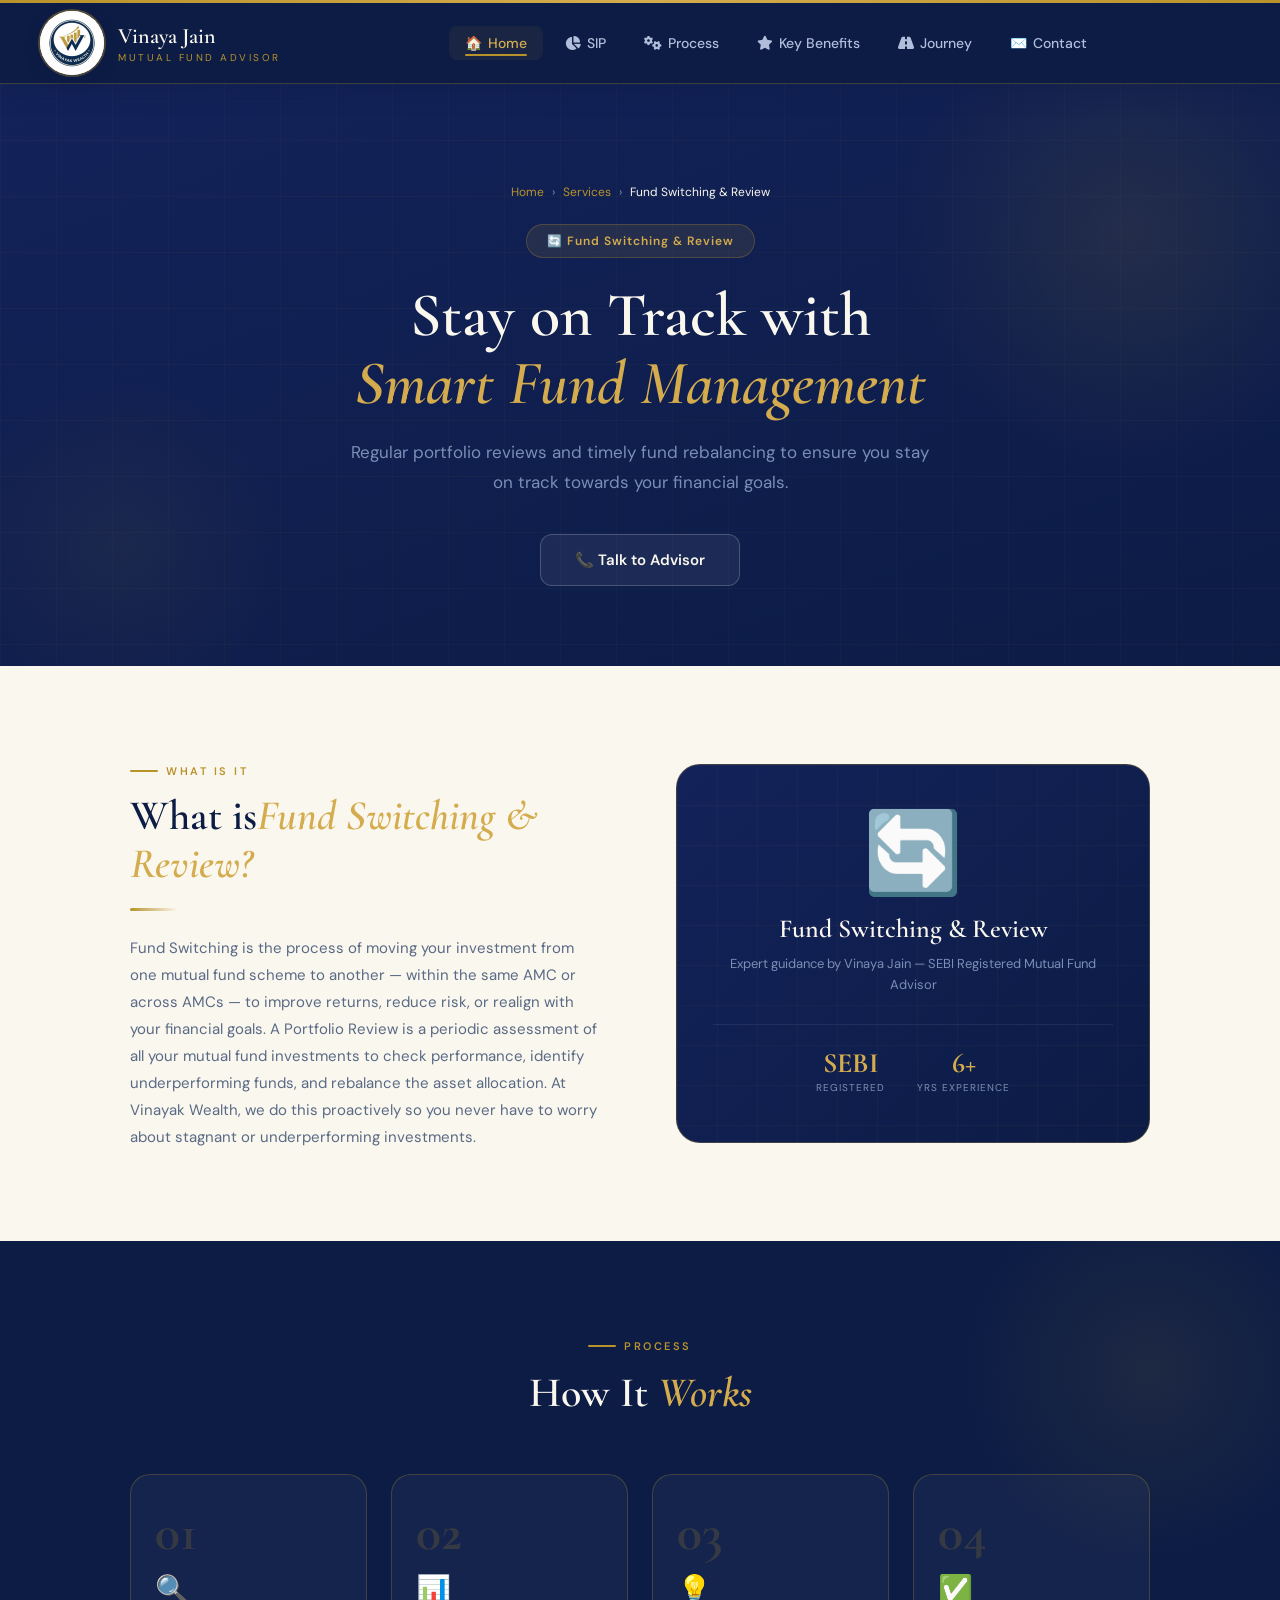
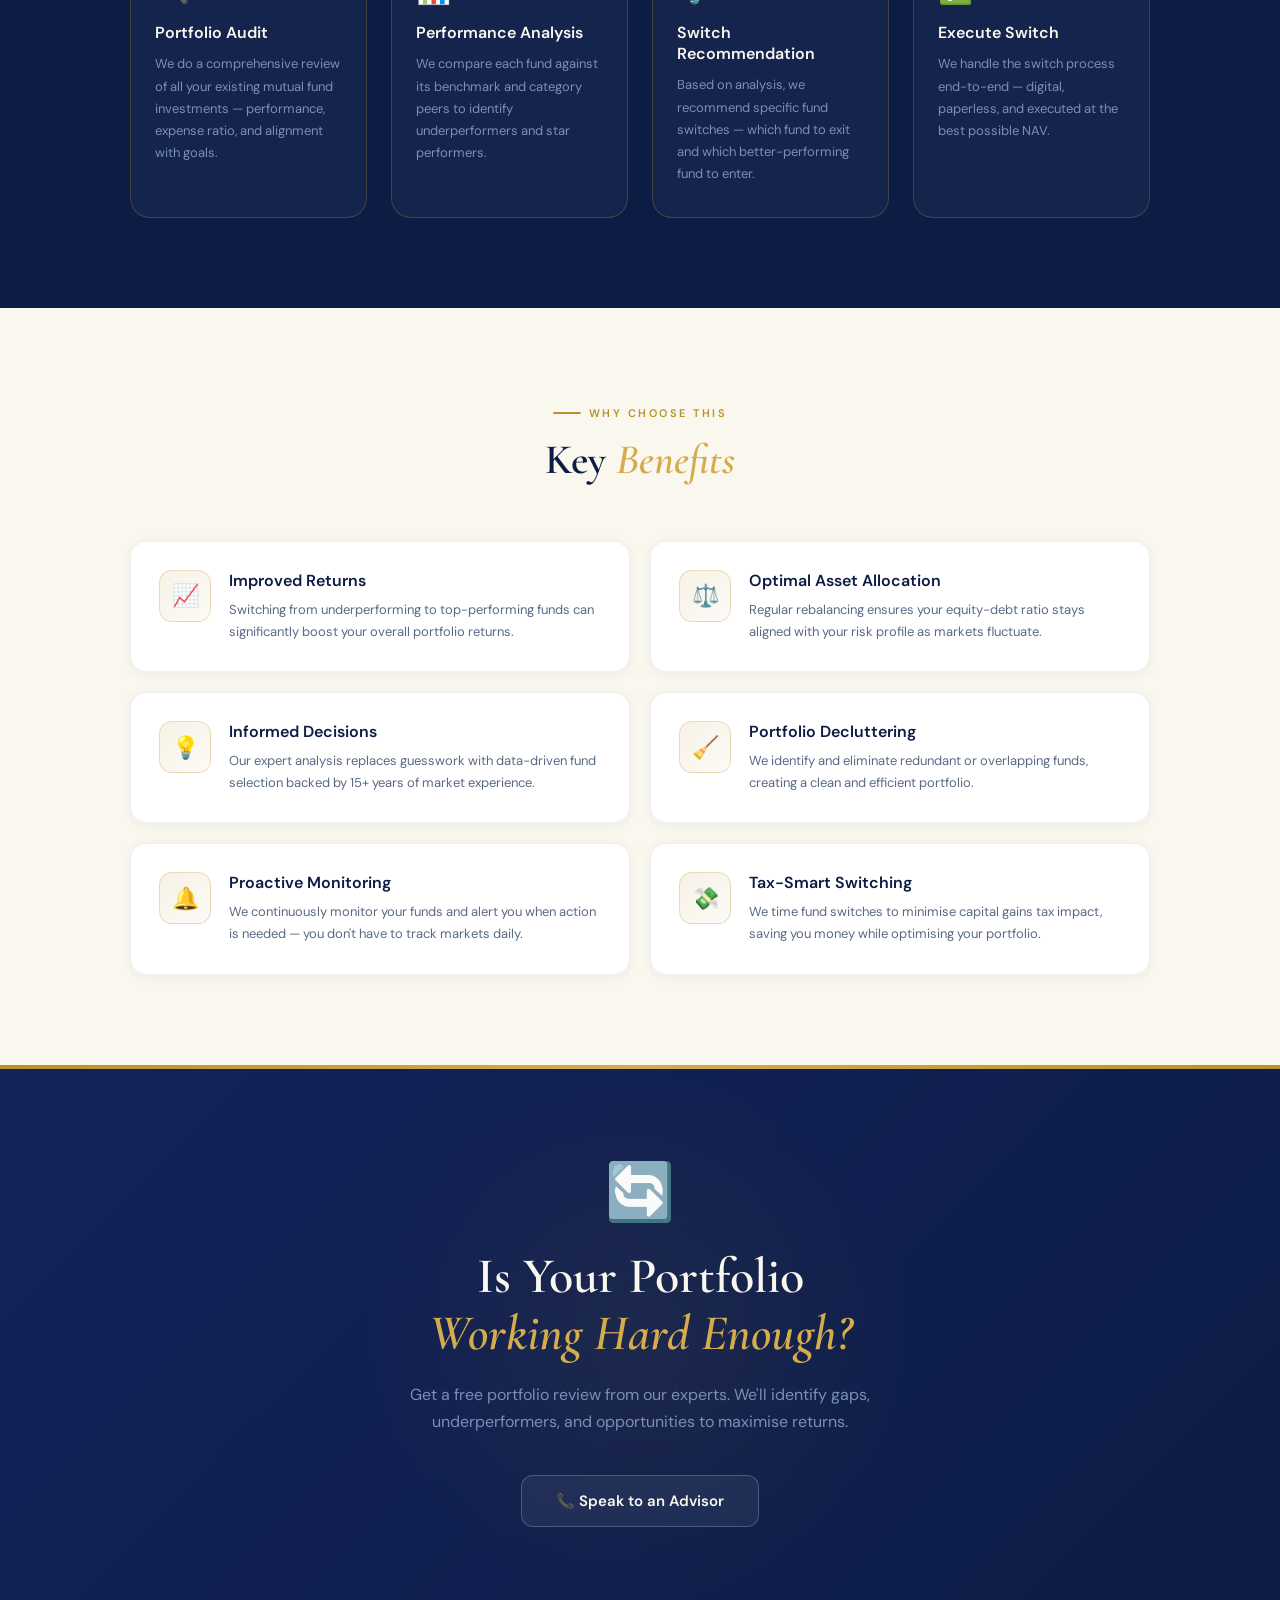
<file: fundService.html>
<!DOCTYPE html>
<html lang="en">
<head>
    <meta charset="UTF-8">
    <meta name="viewport" content="width=device-width, initial-scale=1.0">
    <title>Fund Switching & Review | Vinayak Wealth</title>
    <link rel="icon" type="image/x-icon" href="image\vinayak_wealth img.jpeg">
    <link href="https://fonts.googleapis.com/css2?family=Cormorant+Garamond:wght@300;400;500;600;700&family=DM+Sans:wght@300;400;500;600&display=swap" rel="stylesheet">
    <link rel="stylesheet" href="https://cdnjs.cloudflare.com/ajax/libs/font-awesome/6.5.1/css/all.min.css">
    <!-- Google Tag Manager -->
<script>(function(w,d,s,l,i){w[l]=w[l]||[];w[l].push({'gtm.start':
new Date().getTime(),event:'gtm.js'});var f=d.getElementsByTagName(s)[0],
j=d.createElement(s),dl=l!='dataLayer'?'&l='+l:'';j.async=true;j.src=
'https://www.googletagmanager.com/gtm.js?id='+i+dl;f.parentNode.insertBefore(j,f);
})(window,document,'script','dataLayer','GTM-MNHGVZ4M');</script>
<!-- End Google Tag Manager -->
    <style>
        *, *::before, *::after { box-sizing:border-box; margin:0; padding:0; }
        :root {
            --gold:#B8922A; --gold-light:#D4AC4E; --gold-pale:#EDD98A;
            --navy:#0C1C45; --navy-mid:#132259; --navy-light:#1E3478;
            --cream:#FAF7EE; --text-muted:#7A8FB5;
            --border:rgba(184,146,42,0.28);
        }
        html { scroll-behavior:smooth; }
        body { font-family:'DM Sans',sans-serif; background:var(--cream); color:var(--navy); overflow-x:hidden; }

        /* ── NAVBAR ── */
        .navbar { position:sticky; top:0; z-index:1000; width:100%; background:var(--navy); border-bottom:1px solid var(--border); box-shadow:0 4px 24px rgba(12,28,69,0.35); }
        .navbar::before { content:''; display:block; height:3px; background:linear-gradient(90deg,var(--gold),var(--gold-light),var(--gold)); }
        .nav-inner { max-width:1280px; margin:0 auto; padding:0 40px; height:80px; display:flex; align-items:center; justify-content:space-between; gap:32px; }
        .nav-logo { display:flex; align-items:center; gap:14px; text-decoration:none; flex-shrink:0; }
        .nav-logo-img { width:64px; height:64px; border-radius:50%; background:#fff; overflow:hidden; box-shadow:0 4px 14px rgba(12,28,69,0.4),0 0 0 2px rgba(184,146,42,0.45); }
        .nav-logo-img img { width:100%; height:100%; object-fit:contain; }
        .nav-brand-name { font-family:'Cormorant Garamond',serif; font-size:22px; font-weight:600; color:var(--cream); }
        .nav-brand-sub { font-size:10px; letter-spacing:2.5px; text-transform:uppercase; color:var(--gold); margin-top:2px; }
        .nav-links { display:flex; align-items:center; gap:6px; list-style:none; flex:1; justify-content:center; }
        .nav-links li a { display:flex; align-items:center; gap:6px; padding:8px 16px; font-size:14px; font-weight:500; color:#B0BEDC; text-decoration:none; border-radius:8px; transition:color .22s,background .22s; position:relative; white-space:nowrap; }
        .nav-links li a::after { content:''; position:absolute; bottom:4px; left:16px; right:16px; height:2px; background:var(--gold); border-radius:2px; transform:scaleX(0); transition:transform .25s ease; }
        .nav-links li a:hover { color:var(--cream); background:rgba(255,255,255,0.05); }
        .nav-links li a:hover::after, .nav-links li a.active::after { transform:scaleX(1); }
        .nav-links li a.active { color:var(--gold-light); background:rgba(184,146,42,0.08); }
        .btn-nav-cta { display:flex; align-items:center; gap:8px; padding:10px 24px; background:linear-gradient(135deg,var(--gold),var(--gold-light)); color:var(--navy); font-family:'DM Sans',sans-serif; font-size:13px; font-weight:700; border:none; border-radius:9px; cursor:pointer; text-decoration:none; transition:transform .2s,box-shadow .2s; box-shadow:0 4px 16px rgba(184,146,42,0.3); white-space:nowrap; }
        .btn-nav-cta:hover { transform:translateY(-2px); box-shadow:0 8px 24px rgba(184,146,42,0.4); }
        .hamburger { display:none; flex-direction:column; justify-content:center; gap:5px; width:38px; height:38px; padding:6px; background:rgba(255,255,255,0.05); border:1px solid var(--border); border-radius:8px; cursor:pointer; transition:background .2s; flex-shrink:0; }
        .hamburger:hover { background:rgba(184,146,42,0.1); }
        .hamburger span { display:block; height:2px; background:var(--cream); border-radius:2px; transition:transform .3s,opacity .3s,width .3s; transform-origin:center; }
        .hamburger span:nth-child(2) { width:70%; }
        .hamburger.open span:nth-child(1) { transform:translateY(7px) rotate(45deg); }
        .hamburger.open span:nth-child(2) { opacity:0; width:0; }
        .hamburger.open span:nth-child(3) { transform:translateY(-7px) rotate(-45deg); }
        .mobile-menu { display:none; flex-direction:column; background:var(--navy-mid); border-top:1px solid var(--border); padding:12px 20px 20px; gap:4px; }
        .mobile-menu.open { display:flex; animation:slideDown .3s ease; }
        .mobile-menu a { display:flex; align-items:center; gap:12px; padding:13px 16px; font-size:15px; font-weight:500; color:#B0BEDC; text-decoration:none; border-radius:10px; border-bottom:1px solid rgba(255,255,255,0.04); transition:background .2s,color .2s; }
        .mobile-menu a:hover { background:rgba(184,146,42,0.08); color:var(--gold-light); }
        @keyframes slideDown { from{opacity:0;transform:translateY(-8px)} to{opacity:1;transform:translateY(0)} }

        /* ── LAYOUT ── */
        .section-inner { max-width:1100px; margin:0 auto; padding:0 40px; }

        /* ── HERO BANNER ── */
        .hero-banner {
            background:linear-gradient(160deg, var(--navy-mid) 0%, var(--navy) 100%);
            padding:100px 0 80px;
            position:relative;
            overflow:hidden;
        }
        .hero-banner::before {
            content:'';
            position:absolute; top:-100px; right:-100px;
            width:500px; height:500px; border-radius:50%;
            background:radial-gradient(circle, rgba(184,146,42,0.12) 0%, transparent 65%);
        }
        .hero-banner::after {
            content:'';
            position:absolute; bottom:-60px; left:-60px;
            width:360px; height:360px; border-radius:50%;
            background:radial-gradient(circle, rgba(184,146,42,0.07) 0%, transparent 65%);
        }
        .hero-grid {
            position:absolute; inset:0;
            background-image: linear-gradient(rgba(184,146,42,0.04) 1px,transparent 1px), linear-gradient(90deg,rgba(184,146,42,0.04) 1px,transparent 1px);
            background-size:56px 56px;
        }
        .hero-content { position:relative; z-index:1; text-align:center; }
        .hero-breadcrumb { display:flex; align-items:center; justify-content:center; gap:8px; font-size:12px; color:var(--text-muted); margin-bottom:24px; }
        .hero-breadcrumb a { color:var(--gold); text-decoration:none; }
        .hero-breadcrumb a:hover { color:var(--gold-light); }
        .hero-badge {
            display:inline-flex; align-items:center; gap:8px;
            background:rgba(184,146,42,0.12); border:1px solid var(--border);
            border-radius:40px; padding:8px 20px;
            font-size:12px; font-weight:600; color:var(--gold-light);
            letter-spacing:1px; margin-bottom:24px;
        }
        .hero-title {
            font-family:'Cormorant Garamond',serif; font-size:62px; font-weight:600;
            color:var(--cream); line-height:1.1; margin-bottom:20px;
        }
        .hero-title em { font-style:italic; color:var(--gold-light); display:block; }
        .hero-sub { font-size:17px; color:var(--text-muted); line-height:1.75; max-width:580px; margin:0 auto 36px; }
        .hero-btns { display:flex; gap:16px; justify-content:center; flex-wrap:wrap; }
        .btn-primary {
            display:inline-flex; align-items:center; gap:10px; padding:16px 36px;
            background:linear-gradient(135deg,var(--gold),var(--gold-light)); color:var(--navy);
            font-family:'DM Sans',sans-serif; font-size:15px; font-weight:700;
            border:none; border-radius:12px; cursor:pointer; text-decoration:none;
            box-shadow:0 8px 28px rgba(184,146,42,0.4); transition:transform .2s,box-shadow .2s;
        }
        .btn-primary:hover { transform:translateY(-3px); box-shadow:0 14px 36px rgba(184,146,42,0.5); }
        .btn-outline {
            display:inline-flex; align-items:center; gap:10px; padding:15px 34px;
            background:rgba(255,255,255,0.06); color:var(--cream);
            font-family:'DM Sans',sans-serif; font-size:15px; font-weight:600;
            border:1.5px solid rgba(255,255,255,0.2); border-radius:12px;
            cursor:pointer; text-decoration:none;
            transition:background .25s,border-color .25s,transform .2s;
        }
        .btn-outline:hover { background:rgba(255,255,255,0.1); border-color:rgba(255,255,255,0.35); transform:translateY(-2px); }

        /* ── WHAT IS IT ── */
        .what-section { padding:90px 0; background:var(--cream); }
        .what-inner { display:grid; grid-template-columns:1fr 1fr; gap:72px; align-items:center; }
        .what-label { display:inline-flex; align-items:center; gap:8px; font-size:11px; font-weight:600; letter-spacing:2.5px; text-transform:uppercase; color:var(--gold); margin-bottom:14px; }
        .what-label::before { content:''; width:28px; height:2px; background:var(--gold); border-radius:2px; }
        .what-title { font-family:'Cormorant Garamond',serif; font-size:42px; font-weight:600; color:var(--navy); line-height:1.15; margin-bottom:20px; }
        .what-title em { font-style:italic; color:var(--gold-light); }
        .gold-bar { width:48px; height:3px; background:linear-gradient(90deg,var(--gold),transparent); border-radius:2px; margin-bottom:24px; }
        .what-text { font-size:15px; color:#5A6A85; line-height:1.8; }
        .what-visual {
            background:linear-gradient(135deg,var(--navy-mid),var(--navy));
            border:1px solid var(--border); border-radius:24px;
            padding:48px 36px; text-align:center; position:relative; overflow:hidden;
        }
        .what-visual::before {
            content:''; position:absolute; inset:0;
            background-image:linear-gradient(rgba(184,146,42,0.05) 1px,transparent 1px),linear-gradient(90deg,rgba(184,146,42,0.05) 1px,transparent 1px);
            background-size:40px 40px;
        }
        .what-big-icon { font-size:80px; position:relative; z-index:1; margin-bottom:20px; line-height:1; }
        .what-visual-title { font-family:'Cormorant Garamond',serif; font-size:26px; font-weight:600; color:var(--cream); position:relative; z-index:1; margin-bottom:10px; }
        .what-visual-sub { font-size:13px; color:var(--text-muted); position:relative; z-index:1; line-height:1.6; }
        .what-stat-row { display:flex; justify-content:center; gap:32px; margin-top:28px; position:relative; z-index:1; padding-top:24px; border-top:1px solid rgba(255,255,255,0.07); }
        .what-stat .num { font-family:'Cormorant Garamond',serif; font-size:28px; font-weight:700; color:var(--gold-light); line-height:1; }
        .what-stat .lbl { font-size:10px; color:var(--text-muted); letter-spacing:1px; text-transform:uppercase; margin-top:4px; }

        /* ── HOW IT WORKS ── */
        .how-section { padding:90px 0; background:var(--navy); position:relative; overflow:hidden; }
        .how-section::before {
            content:''; position:absolute; top:-80px; right:-80px;
            width:420px; height:420px; border-radius:50%;
            background:radial-gradient(circle,rgba(184,146,42,0.1) 0%,transparent 65%);
        }
        .how-header { text-align:center; margin-bottom:56px; position:relative; z-index:1; }
        .how-label { display:inline-flex; align-items:center; gap:8px; font-size:11px; font-weight:600; letter-spacing:2.5px; text-transform:uppercase; color:var(--gold); margin-bottom:14px; justify-content:center; }
        .how-label::before { content:''; width:28px; height:2px; background:var(--gold); border-radius:2px; }
        .how-title { font-family:'Cormorant Garamond',serif; font-size:42px; font-weight:600; color:var(--cream); }
        .how-title em { font-style:italic; color:var(--gold-light); }
        .steps-grid { display:grid; grid-template-columns:repeat(4,1fr); gap:24px; position:relative; z-index:1; }
        .step-card {
            background:rgba(255,255,255,0.04); border:1px solid var(--border);
            border-radius:20px; padding:32px 24px; position:relative; overflow:hidden;
            transition:background .3s,transform .3s;
        }
        .step-card::before { content:''; position:absolute; top:0; left:0; right:0; height:3px; background:linear-gradient(90deg,var(--gold),var(--gold-light)); transform:scaleX(0); transform-origin:left; transition:transform .35s ease; }
        .step-card:hover { background:rgba(184,146,42,0.06); transform:translateY(-5px); }
        .step-card:hover::before { transform:scaleX(1); }
        .step-num { font-family:'Cormorant Garamond',serif; font-size:52px; font-weight:700; color:rgba(184,146,42,0.2); line-height:1; margin-bottom:12px; }
        .step-icon { font-size:28px; margin-bottom:14px; }
        .step-card h4 { font-size:16px; font-weight:600; color:var(--cream); margin-bottom:10px; }
        .step-card p { font-size:13px; color:var(--text-muted); line-height:1.7; }

        /* ── BENEFITS ── */
        .benefits-section { padding:90px 0; background:var(--cream); }
        .benefits-header { text-align:center; margin-bottom:56px; }
        .benefits-label { display:inline-flex; align-items:center; gap:8px; font-size:11px; font-weight:600; letter-spacing:2.5px; text-transform:uppercase; color:var(--gold); margin-bottom:14px; justify-content:center; }
        .benefits-label::before { content:''; width:28px; height:2px; background:var(--gold); border-radius:2px; }
        .benefits-title { font-family:'Cormorant Garamond',serif; font-size:42px; font-weight:600; color:var(--navy); }
        .benefits-title em { font-style:italic; color:var(--gold-light); }
        .benefits-grid { display:grid; grid-template-columns:repeat(2,1fr); gap:20px; }
        .benefit-card {
            background:#fff; border:1px solid #EDF0F7;
            border-radius:16px; padding:28px;
            display:flex; align-items:flex-start; gap:18px;
            box-shadow:0 2px 12px rgba(12,28,69,0.06);
            transition:transform .25s,box-shadow .25s,border-color .25s;
        }
        .benefit-card:hover { transform:translateY(-4px); box-shadow:0 10px 32px rgba(12,28,69,0.1); border-color:var(--border); }
        .benefit-icon {
            width:52px; height:52px; border-radius:13px; flex-shrink:0;
            background:linear-gradient(135deg,rgba(184,146,42,0.12),rgba(184,146,42,0.04));
            border:1px solid var(--border);
            display:flex; align-items:center; justify-content:center; font-size:22px;
        }
        .benefit-card h4 { font-size:16px; font-weight:600; color:var(--navy); margin-bottom:8px; }
        .benefit-card p { font-size:13px; color:#5A6A85; line-height:1.7; }

        /* ── CTA ── */
        .cta-section {
            padding:90px 0;
            background:linear-gradient(135deg,var(--navy-mid) 0%,var(--navy) 100%);
            position:relative; overflow:hidden; text-align:center;
        }
        .cta-section::before { content:''; position:absolute; top:0; left:0; right:0; height:4px; background:linear-gradient(90deg,var(--gold),var(--gold-light),var(--gold)); }
        .cta-section::after {
            content:''; position:absolute; top:50%; left:50%; transform:translate(-50%,-50%);
            width:600px; height:600px; border-radius:50%;
            background:radial-gradient(circle,rgba(184,146,42,0.08) 0%,transparent 65%);
        }
        .cta-content { position:relative; z-index:1; }
        .cta-icon { font-size:56px; margin-bottom:20px; }
        .cta-title { font-family:'Cormorant Garamond',serif; font-size:50px; font-weight:600; color:var(--cream); line-height:1.15; margin-bottom:18px; }
        .cta-title em { font-style:italic; color:var(--gold-light); }
        .cta-sub { font-size:16px; color:var(--text-muted); max-width:520px; margin:0 auto 40px; line-height:1.7; }
        .cta-btns { display:flex; gap:16px; justify-content:center; flex-wrap:wrap; }

        /* ── ANIMATIONS ── */
        @keyframes fadeUp { from{opacity:0;transform:translateY(24px)} to{opacity:1;transform:translateY(0)} }
        .reveal { opacity:0; transform:translateY(28px); transition:opacity .6s ease,transform .6s ease; }
        .reveal.visible { opacity:1; transform:translateY(0); }

        /* ── RESPONSIVE ── */
        @media (max-width:1024px) {
            .steps-grid { grid-template-columns:repeat(2,1fr); }
        }
        @media (max-width:900px) {
            .nav-inner { padding:0 24px; }
            .nav-links, .btn-nav-cta { display:none; }
            .hamburger { display:flex; }
            .section-inner { padding:0 28px; }
            .hero-title { font-size:44px; }
            .what-inner { grid-template-columns:1fr; gap:40px; }
            .what-title, .how-title, .benefits-title { font-size:34px; }
        }
        @media (max-width:600px) {
            .section-inner { padding:0 20px; }
            .hero-title { font-size:34px; }
            .hero-sub { font-size:15px; }
            .steps-grid { grid-template-columns:1fr; }
            .benefits-grid { grid-template-columns:1fr; }
            .what-section, .how-section, .benefits-section, .cta-section { padding:64px 0; }
            .hero-banner { padding:72px 0 60px; }
            .cta-title { font-size:36px; }
        }
    </style>
</head>
<!-- Google tag (gtag.js) -->
<script async src="https://www.googletagmanager.com/gtag/js?id=G-V22GM14QTB"></script>
<script>
  window.dataLayer = window.dataLayer || [];
  function gtag(){dataLayer.push(arguments);}
  gtag('js', new Date());

  gtag('config', 'G-V22GM14QTB');
</script>
<body>
<!-- Google Tag Manager (noscript) -->
<noscript><iframe src="https://www.googletagmanager.com/ns.html?id=GTM-MNHGVZ4M"
height="0" width="0" style="display:none;visibility:hidden"></iframe></noscript>
<!-- End Google Tag Manager (noscript) -->
<!-- NAVBAR -->
<nav class="navbar" id="mainNav">
    <div class="nav-inner">
        <a href="index.html" class="nav-logo">
            <div class="nav-logo-img"><img src="[data-uri]" alt="Vinayak Wealth"></div>
            <div>
                <div class="nav-brand-name">Vinaya Jain</div>
                <div class="nav-brand-sub">Mutual Fund Advisor</div>
            </div>
        </a>
        <ul class="nav-links">
            <li><a href="#hero-banner"         class="active"><span class="nav-icon">🏠</span> Home</a></li>
            <li><a href="#what-section">        <span class="nav-icon"><i class="fa-solid fa-chart-pie"></i></span> SIP </a></li>
            <li><a href="#how-section">     <span class="nav-icon"><i class="fa-solid fa-gears"></i></span> Process</a></li>
            <li><a href="#benefits-section">    <span class="nav-icon"><i class="fa-solid fa-star"></i></span> Key Benefits</a></li>
            <li><a href="#cta-section"><span class="nav-icon"><i class="fa-solid fa-road"></i></span> Journey</a></li>
            <li><a href="index.html#contact">      <span class="nav-icon">✉️</span> Contact</a></li>
        </ul>
        <button class="hamburger" id="hamburger"><span></span><span></span><span></span></button>
    </div>
    <div class="mobile-menu" id="mobileMenu">
        <ul class="nav-links">
            <li><a href="#hero-banner"         class="active"><span class="nav-icon">🏠</span> Home</a></li>
            <li><a href="#what-section">        <span class="nav-icon"><i class="fa-solid fa-chart-pie"></i></span> SIP </a></li>
            <li><a href="#how-section">     <span class="nav-icon"><i class="fa-solid fa-gears"></i></span> Process</a></li>
            <li><a href="#benefits-section">    <span class="nav-icon"><i class="fa-solid fa-star"></i></span> Key Benefits</a></li>
            <li><a href="#cta-section"><span class="nav-icon"><i class="fa-solid fa-road"></i></span> Journey</a></li>
            <li><a href="index.html#contact">      <span class="nav-icon">✉️</span> Contact</a></li>
        </ul>
        
    </div>
</nav>

<!-- HERO BANNER -->
<section id="hero-banner">
<section class="hero-banner">
    <div class="hero-grid"></div>
    <div class="section-inner">
        <div class="hero-content">
            <div class="hero-breadcrumb">
                <a href="index.html">Home</a> <span>›</span>
                <a href="index.html#services">Services</a> <span>›</span>
                <span style="color:var(--cream);">Fund Switching & Review</span>
            </div>
            <div class="hero-badge">🔄 Fund Switching & Review</div>
            <h1 class="hero-title">Stay on Track with<br><em>Smart Fund Management</em></h1>
            <p class="hero-sub">Regular portfolio reviews and timely fund rebalancing to ensure you stay on track towards your financial goals.</p>
            <div class="hero-btns">
                <a href="index.html#contact" class="btn-outline"><span>📞 Talk to Advisor</span></a>
            </div>
        </div>
    </div>
</section>
</section>

<!-- WHAT IS IT -->
<section id="what-section">
<section class="what-section">
    <div class="section-inner">
        <div class="what-inner">
            <div class="reveal">
                <div class="what-label">What is it</div>
                <h2 class="what-title">What is<em>Fund Switching & Review?</em></h2>
                <div class="gold-bar"></div>
                <p class="what-text">Fund Switching is the process of moving your investment from one mutual fund scheme to another — within the same AMC or across AMCs — to improve returns, reduce risk, or realign with your financial goals. A Portfolio Review is a periodic assessment of all your mutual fund investments to check performance, identify underperforming funds, and rebalance the asset allocation. At Vinayak Wealth, we do this proactively so you never have to worry about stagnant or underperforming investments.</p>
            </div>
            <div class="what-visual reveal">
                <div class="what-big-icon">🔄</div>
                <div class="what-visual-title">Fund Switching & Review</div>
                <div class="what-visual-sub">Expert guidance by Vinaya Jain — SEBI Registered Mutual Fund Advisor</div>
                <div class="what-stat-row">
                    <div class="what-stat"><div class="num">SEBI</div><div class="lbl">Registered</div></div>
                    <div class="what-stat"><div class="num">6+</div><div class="lbl">Yrs Experience</div></div>
                </div>
            </div>
        </div>
    </div>
</section>
</section>

<!-- HOW IT WORKS -->
<section id="how-section">
<section class="how-section">
    <div class="section-inner">
        <div class="how-header">
            <div class="how-label">Process</div>
            <h2 class="how-title">How It <em>Works</em></h2>
        </div>
        <div class="steps-grid">
            
            <div class="step-card reveal">
                <div class="step-num">01</div>
                <div class="step-icon">🔍</div>
                <h4>Portfolio Audit</h4>
                <p>We do a comprehensive review of all your existing mutual fund investments — performance, expense ratio, and alignment with goals.</p>
            </div>
            <div class="step-card reveal">
                <div class="step-num">02</div>
                <div class="step-icon">📊</div>
                <h4>Performance Analysis</h4>
                <p>We compare each fund against its benchmark and category peers to identify underperformers and star performers.</p>
            </div>
            <div class="step-card reveal">
                <div class="step-num">03</div>
                <div class="step-icon">💡</div>
                <h4>Switch Recommendation</h4>
                <p>Based on analysis, we recommend specific fund switches — which fund to exit and which better-performing fund to enter.</p>
            </div>
            <div class="step-card reveal">
                <div class="step-num">04</div>
                <div class="step-icon">✅</div>
                <h4>Execute Switch</h4>
                <p>We handle the switch process end-to-end — digital, paperless, and executed at the best possible NAV.</p>
            </div>
        </div>
    </div>
</section>
</section>

<!-- BENEFITS -->
<section id="benefits-section">
<section class="benefits-section">
    <div class="section-inner">
        <div class="benefits-header">
            <div class="benefits-label">Why Choose This</div>
            <h2 class="benefits-title">Key <em>Benefits</em></h2>
        </div>
        <div class="benefits-grid">
            
            <div class="benefit-card reveal">
                <div class="benefit-icon">📈</div>
                <div>
                    <h4>Improved Returns</h4>
                    <p>Switching from underperforming to top-performing funds can significantly boost your overall portfolio returns.</p>
                </div>
            </div>
            <div class="benefit-card reveal">
                <div class="benefit-icon">⚖️</div>
                <div>
                    <h4>Optimal Asset Allocation</h4>
                    <p>Regular rebalancing ensures your equity-debt ratio stays aligned with your risk profile as markets fluctuate.</p>
                </div>
            </div>
            <div class="benefit-card reveal">
                <div class="benefit-icon">💡</div>
                <div>
                    <h4>Informed Decisions</h4>
                    <p>Our expert analysis replaces guesswork with data-driven fund selection backed by 15+ years of market experience.</p>
                </div>
            </div>
            <div class="benefit-card reveal">
                <div class="benefit-icon">🧹</div>
                <div>
                    <h4>Portfolio Decluttering</h4>
                    <p>We identify and eliminate redundant or overlapping funds, creating a clean and efficient portfolio.</p>
                </div>
            </div>
            <div class="benefit-card reveal">
                <div class="benefit-icon">🔔</div>
                <div>
                    <h4>Proactive Monitoring</h4>
                    <p>We continuously monitor your funds and alert you when action is needed — you don't have to track markets daily.</p>
                </div>
            </div>
            <div class="benefit-card reveal">
                <div class="benefit-icon">💸</div>
                <div>
                    <h4>Tax-Smart Switching</h4>
                    <p>We time fund switches to minimise capital gains tax impact, saving you money while optimising your portfolio.</p>
                </div>
            </div>
        </div>
    </div>
</section>
</section>

<!-- CTA -->
<section id="cta-section">
<section class="cta-section">
    <div class="section-inner">
        <div class="cta-content">
            <div class="cta-icon">🔄</div>
            <h2 class="cta-title">Is Your Portfolio<br><em>Working Hard Enough?</em></h2>
            <p class="cta-sub">Get a free portfolio review from our experts. We'll identify gaps, underperformers, and opportunities to maximise returns.</p>
            <div class="cta-btns">
                <a href="index.html#contact" class="btn-outline"><span>📞 Speak to an Advisor</span></a>
            </div>
        </div>
    </div>
</section>
</section>

<script>
const hamburger  = document.getElementById('hamburger');
const mobileMenu = document.getElementById('mobileMenu');
hamburger.addEventListener('click', () => { hamburger.classList.toggle('open'); mobileMenu.classList.toggle('open'); });
document.addEventListener('click', e => { if (!hamburger.contains(e.target) && !mobileMenu.contains(e.target)) { hamburger.classList.remove('open'); mobileMenu.classList.remove('open'); } });
window.addEventListener('scroll', () => {
    document.getElementById('mainNav').style.boxShadow = window.scrollY > 10 ? '0 6px 32px rgba(12,28,69,0.55)' : '0 4px 24px rgba(12,28,69,0.35)';
});
const revealEls = document.querySelectorAll('.reveal');
const observer  = new IntersectionObserver(entries => { entries.forEach(e => { if (e.isIntersecting) { e.target.classList.add('visible'); observer.unobserve(e.target); } }); }, { threshold:0.12 });
revealEls.forEach(el => observer.observe(el));
</script>
</body>
</html>
</file>
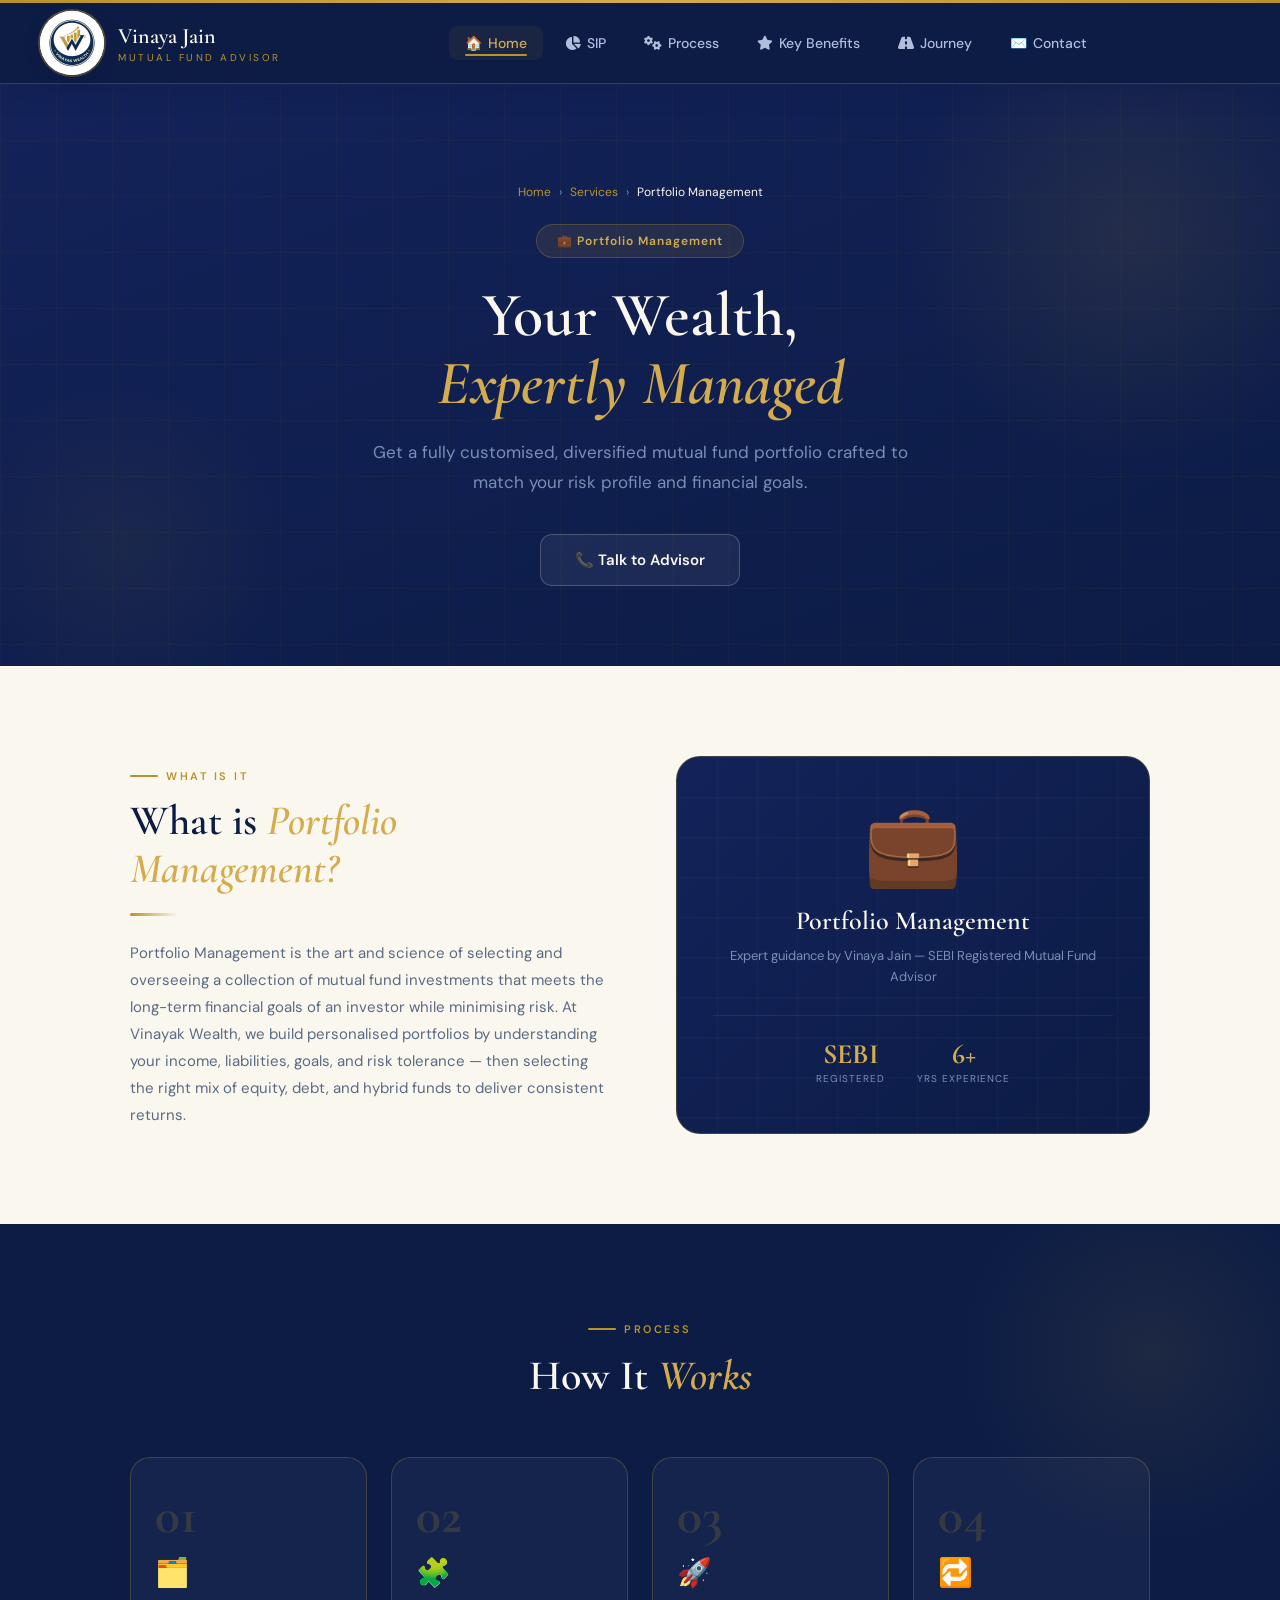
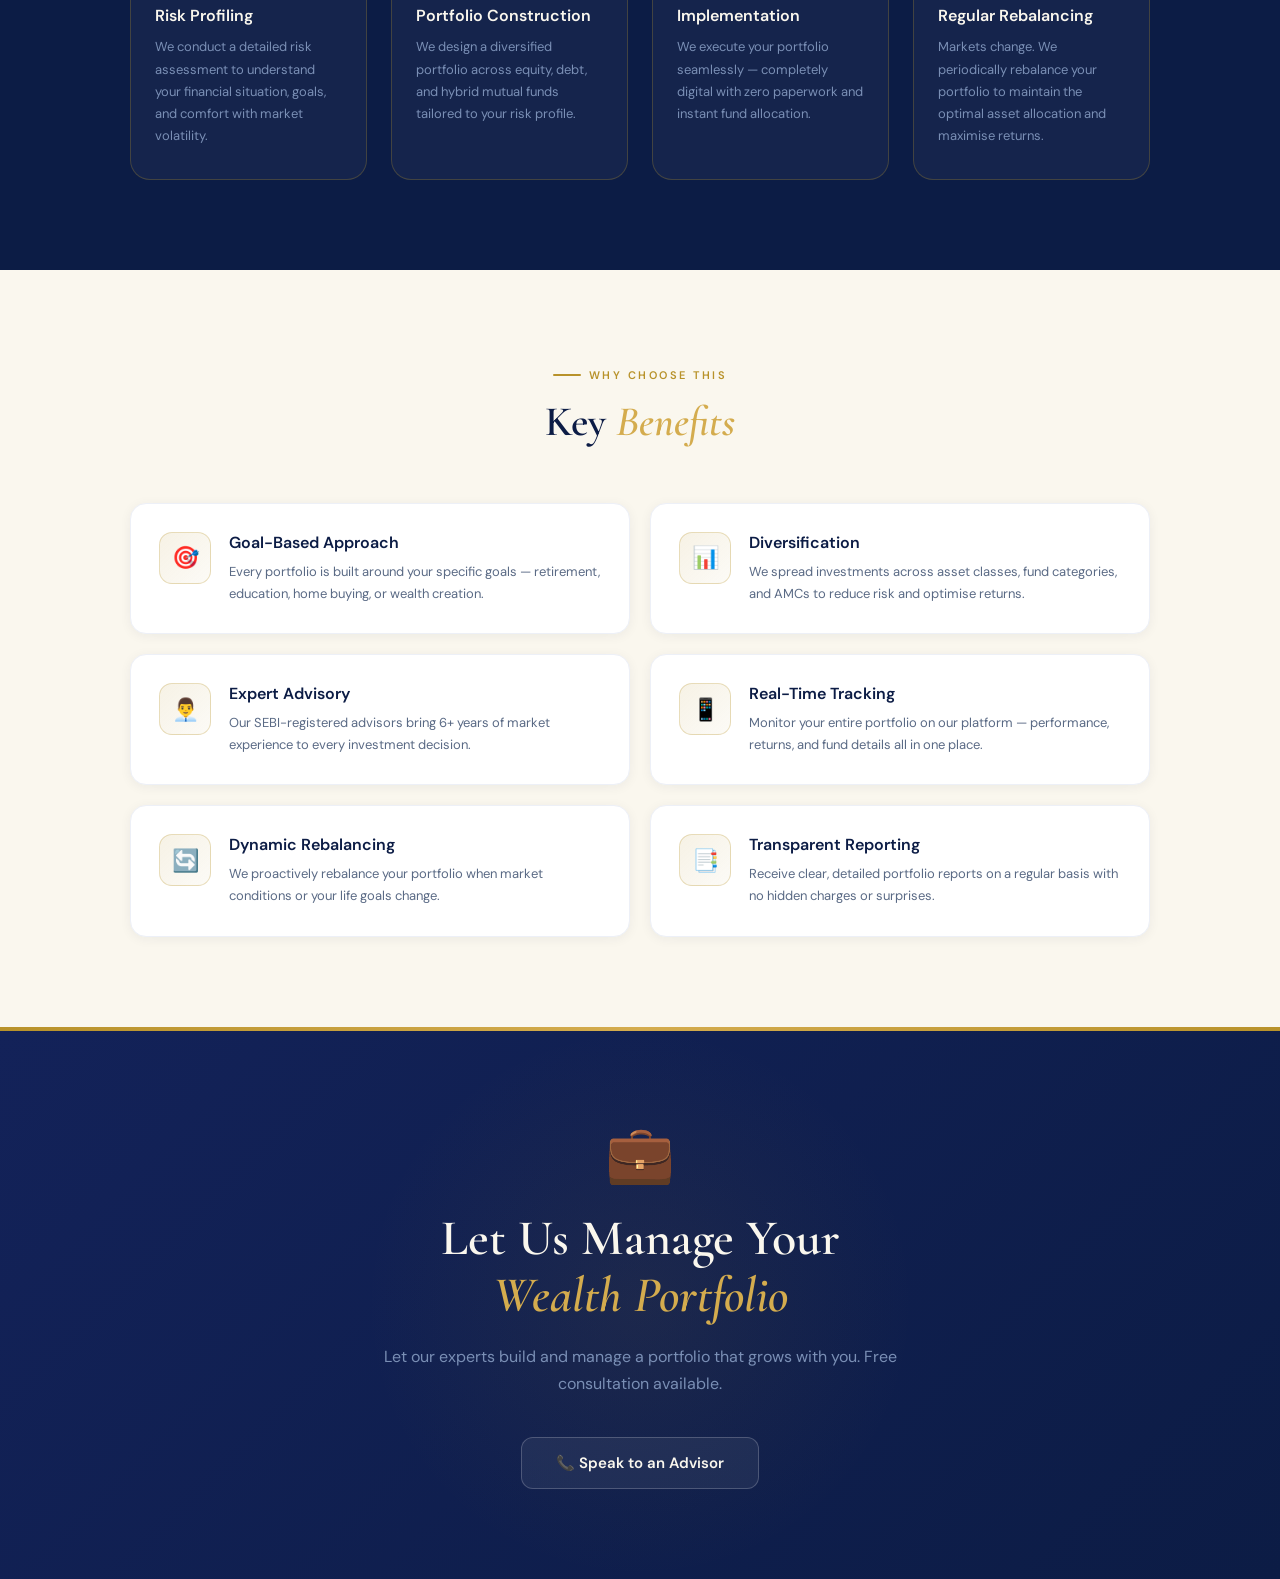
<file: pmService.html>
<!DOCTYPE html>
<html lang="en">
<head>
    <meta charset="UTF-8">
    <meta name="viewport" content="width=device-width, initial-scale=1.0">
    <title>Portfolio Management | Vinayak Wealth</title>
    <link rel="icon" type="image/x-icon" href="image\vinayak_wealth img.jpeg">
    <link href="https://fonts.googleapis.com/css2?family=Cormorant+Garamond:wght@300;400;500;600;700&family=DM+Sans:wght@300;400;500;600&display=swap" rel="stylesheet">
    <link rel="stylesheet" href="https://cdnjs.cloudflare.com/ajax/libs/font-awesome/6.5.1/css/all.min.css">
    <!-- Google Tag Manager -->
<script>(function(w,d,s,l,i){w[l]=w[l]||[];w[l].push({'gtm.start':
new Date().getTime(),event:'gtm.js'});var f=d.getElementsByTagName(s)[0],
j=d.createElement(s),dl=l!='dataLayer'?'&l='+l:'';j.async=true;j.src=
'https://www.googletagmanager.com/gtm.js?id='+i+dl;f.parentNode.insertBefore(j,f);
})(window,document,'script','dataLayer','GTM-MNHGVZ4M');</script>
<!-- End Google Tag Manager -->
    <style>
        *, *::before, *::after { box-sizing:border-box; margin:0; padding:0; }
        :root {
            --gold:#B8922A; --gold-light:#D4AC4E; --gold-pale:#EDD98A;
            --navy:#0C1C45; --navy-mid:#132259; --navy-light:#1E3478;
            --cream:#FAF7EE; --text-muted:#7A8FB5;
            --border:rgba(184,146,42,0.28);
        }
        html { scroll-behavior:smooth; }
        body { font-family:'DM Sans',sans-serif; background:var(--cream); color:var(--navy); overflow-x:hidden; }

        /* ── NAVBAR ── */
        .navbar { position:sticky; top:0; z-index:1000; width:100%; background:var(--navy); border-bottom:1px solid var(--border); box-shadow:0 4px 24px rgba(12,28,69,0.35); }
        .navbar::before { content:''; display:block; height:3px; background:linear-gradient(90deg,var(--gold),var(--gold-light),var(--gold)); }
        .nav-inner { max-width:1280px; margin:0 auto; padding:0 40px; height:80px; display:flex; align-items:center; justify-content:space-between; gap:32px; }
        .nav-logo { display:flex; align-items:center; gap:14px; text-decoration:none; flex-shrink:0; }
        .nav-logo-img { width:64px; height:64px; border-radius:50%; background:#fff; overflow:hidden; box-shadow:0 4px 14px rgba(12,28,69,0.4),0 0 0 2px rgba(184,146,42,0.45); }
        .nav-logo-img img { width:100%; height:100%; object-fit:contain; }
        .nav-brand-name { font-family:'Cormorant Garamond',serif; font-size:22px; font-weight:600; color:var(--cream); }
        .nav-brand-sub { font-size:10px; letter-spacing:2.5px; text-transform:uppercase; color:var(--gold); margin-top:2px; }
        .nav-links { display:flex; align-items:center; gap:6px; list-style:none; flex:1; justify-content:center; }
        .nav-links li a { display:flex; align-items:center; gap:6px; padding:8px 16px; font-size:14px; font-weight:500; color:#B0BEDC; text-decoration:none; border-radius:8px; transition:color .22s,background .22s; position:relative; white-space:nowrap; }
        .nav-links li a::after { content:''; position:absolute; bottom:4px; left:16px; right:16px; height:2px; background:var(--gold); border-radius:2px; transform:scaleX(0); transition:transform .25s ease; }
        .nav-links li a:hover { color:var(--cream); background:rgba(255,255,255,0.05); }
        .nav-links li a:hover::after, .nav-links li a.active::after { transform:scaleX(1); }
        .nav-links li a.active { color:var(--gold-light); background:rgba(184,146,42,0.08); }
        .btn-nav-cta { display:flex; align-items:center; gap:8px; padding:10px 24px; background:linear-gradient(135deg,var(--gold),var(--gold-light)); color:var(--navy); font-family:'DM Sans',sans-serif; font-size:13px; font-weight:700; border:none; border-radius:9px; cursor:pointer; text-decoration:none; transition:transform .2s,box-shadow .2s; box-shadow:0 4px 16px rgba(184,146,42,0.3); white-space:nowrap; }
        .btn-nav-cta:hover { transform:translateY(-2px); box-shadow:0 8px 24px rgba(184,146,42,0.4); }
        .hamburger { display:none; flex-direction:column; justify-content:center; gap:5px; width:38px; height:38px; padding:6px; background:rgba(255,255,255,0.05); border:1px solid var(--border); border-radius:8px; cursor:pointer; transition:background .2s; flex-shrink:0; }
        .hamburger:hover { background:rgba(184,146,42,0.1); }
        .hamburger span { display:block; height:2px; background:var(--cream); border-radius:2px; transition:transform .3s,opacity .3s,width .3s; transform-origin:center; }
        .hamburger span:nth-child(2) { width:70%; }
        .hamburger.open span:nth-child(1) { transform:translateY(7px) rotate(45deg); }
        .hamburger.open span:nth-child(2) { opacity:0; width:0; }
        .hamburger.open span:nth-child(3) { transform:translateY(-7px) rotate(-45deg); }
        .mobile-menu { display:none; flex-direction:column; background:var(--navy-mid); border-top:1px solid var(--border); padding:12px 20px 20px; gap:4px; }
        .mobile-menu.open { display:flex; animation:slideDown .3s ease; }
        .mobile-menu a { display:flex; align-items:center; gap:12px; padding:13px 16px; font-size:15px; font-weight:500; color:#B0BEDC; text-decoration:none; border-radius:10px; border-bottom:1px solid rgba(255,255,255,0.04); transition:background .2s,color .2s; }
        .mobile-menu a:hover { background:rgba(184,146,42,0.08); color:var(--gold-light); }
        @keyframes slideDown { from{opacity:0;transform:translateY(-8px)} to{opacity:1;transform:translateY(0)} }

        /* ── LAYOUT ── */
        .section-inner { max-width:1100px; margin:0 auto; padding:0 40px; }

        /* ── HERO BANNER ── */
        .hero-banner {
            background:linear-gradient(160deg, var(--navy-mid) 0%, var(--navy) 100%);
            padding:100px 0 80px;
            position:relative;
            overflow:hidden;
        }
        .hero-banner::before {
            content:'';
            position:absolute; top:-100px; right:-100px;
            width:500px; height:500px; border-radius:50%;
            background:radial-gradient(circle, rgba(184,146,42,0.12) 0%, transparent 65%);
        }
        .hero-banner::after {
            content:'';
            position:absolute; bottom:-60px; left:-60px;
            width:360px; height:360px; border-radius:50%;
            background:radial-gradient(circle, rgba(184,146,42,0.07) 0%, transparent 65%);
        }
        .hero-grid {
            position:absolute; inset:0;
            background-image: linear-gradient(rgba(184,146,42,0.04) 1px,transparent 1px), linear-gradient(90deg,rgba(184,146,42,0.04) 1px,transparent 1px);
            background-size:56px 56px;
        }
        .hero-content { position:relative; z-index:1; text-align:center; }
        .hero-breadcrumb { display:flex; align-items:center; justify-content:center; gap:8px; font-size:12px; color:var(--text-muted); margin-bottom:24px; }
        .hero-breadcrumb a { color:var(--gold); text-decoration:none; }
        .hero-breadcrumb a:hover { color:var(--gold-light); }
        .hero-badge {
            display:inline-flex; align-items:center; gap:8px;
            background:rgba(184,146,42,0.12); border:1px solid var(--border);
            border-radius:40px; padding:8px 20px;
            font-size:12px; font-weight:600; color:var(--gold-light);
            letter-spacing:1px; margin-bottom:24px;
        }
        .hero-title {
            font-family:'Cormorant Garamond',serif; font-size:62px; font-weight:600;
            color:var(--cream); line-height:1.1; margin-bottom:20px;
        }
        .hero-title em { font-style:italic; color:var(--gold-light); display:block; }
        .hero-sub { font-size:17px; color:var(--text-muted); line-height:1.75; max-width:580px; margin:0 auto 36px; }
        .hero-btns { display:flex; gap:16px; justify-content:center; flex-wrap:wrap; }
        .btn-primary {
            display:inline-flex; align-items:center; gap:10px; padding:16px 36px;
            background:linear-gradient(135deg,var(--gold),var(--gold-light)); color:var(--navy);
            font-family:'DM Sans',sans-serif; font-size:15px; font-weight:700;
            border:none; border-radius:12px; cursor:pointer; text-decoration:none;
            box-shadow:0 8px 28px rgba(184,146,42,0.4); transition:transform .2s,box-shadow .2s;
        }
        .btn-primary:hover { transform:translateY(-3px); box-shadow:0 14px 36px rgba(184,146,42,0.5); }
        .btn-outline {
            display:inline-flex; align-items:center; gap:10px; padding:15px 34px;
            background:rgba(255,255,255,0.06); color:var(--cream);
            font-family:'DM Sans',sans-serif; font-size:15px; font-weight:600;
            border:1.5px solid rgba(255,255,255,0.2); border-radius:12px;
            cursor:pointer; text-decoration:none;
            transition:background .25s,border-color .25s,transform .2s;
        }
        .btn-outline:hover { background:rgba(255,255,255,0.1); border-color:rgba(255,255,255,0.35); transform:translateY(-2px); }

        /* ── WHAT IS IT ── */
        .what-section { padding:90px 0; background:var(--cream); }
        .what-inner { display:grid; grid-template-columns:1fr 1fr; gap:72px; align-items:center; }
        .what-label { display:inline-flex; align-items:center; gap:8px; font-size:11px; font-weight:600; letter-spacing:2.5px; text-transform:uppercase; color:var(--gold); margin-bottom:14px; }
        .what-label::before { content:''; width:28px; height:2px; background:var(--gold); border-radius:2px; }
        .what-title { font-family:'Cormorant Garamond',serif; font-size:42px; font-weight:600; color:var(--navy); line-height:1.15; margin-bottom:20px; }
        .what-title em { font-style:italic; color:var(--gold-light); }
        .gold-bar { width:48px; height:3px; background:linear-gradient(90deg,var(--gold),transparent); border-radius:2px; margin-bottom:24px; }
        .what-text { font-size:15px; color:#5A6A85; line-height:1.8; }
        .what-visual {
            background:linear-gradient(135deg,var(--navy-mid),var(--navy));
            border:1px solid var(--border); border-radius:24px;
            padding:48px 36px; text-align:center; position:relative; overflow:hidden;
        }
        .what-visual::before {
            content:''; position:absolute; inset:0;
            background-image:linear-gradient(rgba(184,146,42,0.05) 1px,transparent 1px),linear-gradient(90deg,rgba(184,146,42,0.05) 1px,transparent 1px);
            background-size:40px 40px;
        }
        .what-big-icon { font-size:80px; position:relative; z-index:1; margin-bottom:20px; line-height:1; }
        .what-visual-title { font-family:'Cormorant Garamond',serif; font-size:26px; font-weight:600; color:var(--cream); position:relative; z-index:1; margin-bottom:10px; }
        .what-visual-sub { font-size:13px; color:var(--text-muted); position:relative; z-index:1; line-height:1.6; }
        .what-stat-row { display:flex; justify-content:center; gap:32px; margin-top:28px; position:relative; z-index:1; padding-top:24px; border-top:1px solid rgba(255,255,255,0.07); }
        .what-stat .num { font-family:'Cormorant Garamond',serif; font-size:28px; font-weight:700; color:var(--gold-light); line-height:1; }
        .what-stat .lbl { font-size:10px; color:var(--text-muted); letter-spacing:1px; text-transform:uppercase; margin-top:4px; }

        /* ── HOW IT WORKS ── */
        .how-section { padding:90px 0; background:var(--navy); position:relative; overflow:hidden; }
        .how-section::before {
            content:''; position:absolute; top:-80px; right:-80px;
            width:420px; height:420px; border-radius:50%;
            background:radial-gradient(circle,rgba(184,146,42,0.1) 0%,transparent 65%);
        }
        .how-header { text-align:center; margin-bottom:56px; position:relative; z-index:1; }
        .how-label { display:inline-flex; align-items:center; gap:8px; font-size:11px; font-weight:600; letter-spacing:2.5px; text-transform:uppercase; color:var(--gold); margin-bottom:14px; justify-content:center; }
        .how-label::before { content:''; width:28px; height:2px; background:var(--gold); border-radius:2px; }
        .how-title { font-family:'Cormorant Garamond',serif; font-size:42px; font-weight:600; color:var(--cream); }
        .how-title em { font-style:italic; color:var(--gold-light); }
        .steps-grid { display:grid; grid-template-columns:repeat(4,1fr); gap:24px; position:relative; z-index:1; }
        .step-card {
            background:rgba(255,255,255,0.04); border:1px solid var(--border);
            border-radius:20px; padding:32px 24px; position:relative; overflow:hidden;
            transition:background .3s,transform .3s;
        }
        .step-card::before { content:''; position:absolute; top:0; left:0; right:0; height:3px; background:linear-gradient(90deg,var(--gold),var(--gold-light)); transform:scaleX(0); transform-origin:left; transition:transform .35s ease; }
        .step-card:hover { background:rgba(184,146,42,0.06); transform:translateY(-5px); }
        .step-card:hover::before { transform:scaleX(1); }
        .step-num { font-family:'Cormorant Garamond',serif; font-size:52px; font-weight:700; color:rgba(184,146,42,0.2); line-height:1; margin-bottom:12px; }
        .step-icon { font-size:28px; margin-bottom:14px; }
        .step-card h4 { font-size:16px; font-weight:600; color:var(--cream); margin-bottom:10px; }
        .step-card p { font-size:13px; color:var(--text-muted); line-height:1.7; }

        /* ── BENEFITS ── */
        .benefits-section { padding:90px 0; background:var(--cream); }
        .benefits-header { text-align:center; margin-bottom:56px; }
        .benefits-label { display:inline-flex; align-items:center; gap:8px; font-size:11px; font-weight:600; letter-spacing:2.5px; text-transform:uppercase; color:var(--gold); margin-bottom:14px; justify-content:center; }
        .benefits-label::before { content:''; width:28px; height:2px; background:var(--gold); border-radius:2px; }
        .benefits-title { font-family:'Cormorant Garamond',serif; font-size:42px; font-weight:600; color:var(--navy); }
        .benefits-title em { font-style:italic; color:var(--gold-light); }
        .benefits-grid { display:grid; grid-template-columns:repeat(2,1fr); gap:20px; }
        .benefit-card {
            background:#fff; border:1px solid #EDF0F7;
            border-radius:16px; padding:28px;
            display:flex; align-items:flex-start; gap:18px;
            box-shadow:0 2px 12px rgba(12,28,69,0.06);
            transition:transform .25s,box-shadow .25s,border-color .25s;
        }
        .benefit-card:hover { transform:translateY(-4px); box-shadow:0 10px 32px rgba(12,28,69,0.1); border-color:var(--border); }
        .benefit-icon {
            width:52px; height:52px; border-radius:13px; flex-shrink:0;
            background:linear-gradient(135deg,rgba(184,146,42,0.12),rgba(184,146,42,0.04));
            border:1px solid var(--border);
            display:flex; align-items:center; justify-content:center; font-size:22px;
        }
        .benefit-card h4 { font-size:16px; font-weight:600; color:var(--navy); margin-bottom:8px; }
        .benefit-card p { font-size:13px; color:#5A6A85; line-height:1.7; }

        /* ── CTA ── */
        .cta-section {
            padding:90px 0;
            background:linear-gradient(135deg,var(--navy-mid) 0%,var(--navy) 100%);
            position:relative; overflow:hidden; text-align:center;
        }
        .cta-section::before { content:''; position:absolute; top:0; left:0; right:0; height:4px; background:linear-gradient(90deg,var(--gold),var(--gold-light),var(--gold)); }
        .cta-section::after {
            content:''; position:absolute; top:50%; left:50%; transform:translate(-50%,-50%);
            width:600px; height:600px; border-radius:50%;
            background:radial-gradient(circle,rgba(184,146,42,0.08) 0%,transparent 65%);
        }
        .cta-content { position:relative; z-index:1; }
        .cta-icon { font-size:56px; margin-bottom:20px; }
        .cta-title { font-family:'Cormorant Garamond',serif; font-size:50px; font-weight:600; color:var(--cream); line-height:1.15; margin-bottom:18px; }
        .cta-title em { font-style:italic; color:var(--gold-light); }
        .cta-sub { font-size:16px; color:var(--text-muted); max-width:520px; margin:0 auto 40px; line-height:1.7; }
        .cta-btns { display:flex; gap:16px; justify-content:center; flex-wrap:wrap; }

        /* ── ANIMATIONS ── */
        @keyframes fadeUp { from{opacity:0;transform:translateY(24px)} to{opacity:1;transform:translateY(0)} }
        .reveal { opacity:0; transform:translateY(28px); transition:opacity .6s ease,transform .6s ease; }
        .reveal.visible { opacity:1; transform:translateY(0); }

        /* ── RESPONSIVE ── */
        @media (max-width:1024px) {
            .steps-grid { grid-template-columns:repeat(2,1fr); }
        }
        @media (max-width:900px) {
            .nav-inner { padding:0 24px; }
            .nav-links, .btn-nav-cta { display:none; }
            .hamburger { display:flex; }
            .section-inner { padding:0 28px; }
            .hero-title { font-size:44px; }
            .what-inner { grid-template-columns:1fr; gap:40px; }
            .what-title, .how-title, .benefits-title { font-size:34px; }
        }
        @media (max-width:600px) {
            .section-inner { padding:0 20px; }
            .hero-title { font-size:34px; }
            .hero-sub { font-size:15px; }
            .steps-grid { grid-template-columns:1fr; }
            .benefits-grid { grid-template-columns:1fr; }
            .what-section, .how-section, .benefits-section, .cta-section { padding:64px 0; }
            .hero-banner { padding:72px 0 60px; }
            .cta-title { font-size:36px; }
        }
    </style>
</head>
<!-- Google tag (gtag.js) -->
<script async src="https://www.googletagmanager.com/gtag/js?id=G-V22GM14QTB"></script>
<script>
  window.dataLayer = window.dataLayer || [];
  function gtag(){dataLayer.push(arguments);}
  gtag('js', new Date());

  gtag('config', 'G-V22GM14QTB');
</script>
<body>
<!-- Google Tag Manager (noscript) -->
<noscript><iframe src="https://www.googletagmanager.com/ns.html?id=GTM-MNHGVZ4M"
height="0" width="0" style="display:none;visibility:hidden"></iframe></noscript>
<!-- End Google Tag Manager (noscript) -->
<!-- NAVBAR -->
<nav class="navbar" id="mainNav">
    <div class="nav-inner">
        <a href="index.html" class="nav-logo">
            <div class="nav-logo-img"><img src="[data-uri]" alt="Vinayak Wealth"></div>
            <div>
                <div class="nav-brand-name">Vinaya Jain</div>
                <div class="nav-brand-sub">Mutual Fund Advisor</div>
            </div>
        </a>
        <ul class="nav-links">
            <li><a href="#hero-banner"         class="active"><span class="nav-icon">🏠</span> Home</a></li>
            <li><a href="#what-section">        <span class="nav-icon"><i class="fa-solid fa-chart-pie"></i></span> SIP </a></li>
            <li><a href="#how-section">     <span class="nav-icon"><i class="fa-solid fa-gears"></i></span> Process</a></li>
            <li><a href="#benefits-section">    <span class="nav-icon"><i class="fa-solid fa-star"></i></span> Key Benefits</a></li>
            <li><a href="#cta-section"><span class="nav-icon"><i class="fa-solid fa-road"></i></span> Journey</a></li>
            <li><a href="index.html#contact">      <span class="nav-icon">✉️</span> Contact</a></li>
        </ul>
        <button class="hamburger" id="hamburger"><span></span><span></span><span></span></button>
    </div>
    <div class="mobile-menu" id="mobileMenu">
        <ul class="nav-links">
            <li><a href="#hero-banner"         class="active"><span class="nav-icon">🏠</span> Home</a></li>
            <li><a href="#what-section">        <span class="nav-icon"><i class="fa-solid fa-chart-pie"></i></span> SIP </a></li>
            <li><a href="#how-section">     <span class="nav-icon"><i class="fa-solid fa-gears"></i></span> Process</a></li>
            <li><a href="#benefits-section">    <span class="nav-icon"><i class="fa-solid fa-star"></i></span> Key Benefits</a></li>
            <li><a href="#cta-section"><span class="nav-icon"><i class="fa-solid fa-road"></i></span> Journey</a></li>
            <li><a href="index.html#contact">      <span class="nav-icon">✉️</span> Contact</a></li>
        </ul>
        
    </div>
</nav>

<!-- HERO BANNER -->
<section id="hero-banner">
<section class="hero-banner">
    <div class="hero-grid"></div>
    <div class="section-inner">
        <div class="hero-content">
            <div class="hero-breadcrumb">
                <a href="index.html">Home</a> <span>›</span>
                <a href="index.html#services">Services</a> <span>›</span>
                <span style="color:var(--cream);">Portfolio Management</span>
            </div>
            <div class="hero-badge">💼 Portfolio Management</div>
            <h1 class="hero-title">Your Wealth,<br><em>Expertly Managed</em></h1>
            <p class="hero-sub">Get a fully customised, diversified mutual fund portfolio crafted to match your risk profile and financial goals.</p>
            <div class="hero-btns">
                
                <a href="index.html#contact" class="btn-outline"><span>📞 Talk to Advisor</span></a>
            </div>
        </div>
    </div>
</section>
</section>

<!-- WHAT IS IT -->
<section id="what-section">
<section class="what-section">
    <div class="section-inner">
        <div class="what-inner">
            <div class="reveal">
                <div class="what-label">What is it</div>
                <h2 class="what-title">What is
<em>Portfolio Management?</em></h2>
                <div class="gold-bar"></div>
                <p class="what-text">Portfolio Management is the art and science of selecting and overseeing a collection of mutual fund investments that meets the long-term financial goals of an investor while minimising risk. At Vinayak Wealth, we build personalised portfolios by understanding your income, liabilities, goals, and risk tolerance — then selecting the right mix of equity, debt, and hybrid funds to deliver consistent returns.</p>
            </div>
            <div class="what-visual reveal">
                <div class="what-big-icon">💼</div>
                <div class="what-visual-title">Portfolio Management</div>
                <div class="what-visual-sub">Expert guidance by Vinaya Jain — SEBI Registered Mutual Fund Advisor</div>
                <div class="what-stat-row">
                    <div class="what-stat"><div class="num">SEBI</div><div class="lbl">Registered</div></div>
                    <div class="what-stat"><div class="num">6+</div><div class="lbl">Yrs Experience</div></div>
                    
                </div>
            </div>
        </div>
    </div>
</section>
</section>

<!-- HOW IT WORKS -->
<section id="how-section">
<section class="how-section">
    <div class="section-inner">
        <div class="how-header">
            <div class="how-label">Process</div>
            <h2 class="how-title">How It <em>Works</em></h2>
        </div>
        <div class="steps-grid">
            
            <div class="step-card reveal">
                <div class="step-num">01</div>
                <div class="step-icon">🗂️</div>
                <h4>Risk Profiling</h4>
                <p>We conduct a detailed risk assessment to understand your financial situation, goals, and comfort with market volatility.</p>
            </div>
            <div class="step-card reveal">
                <div class="step-num">02</div>
                <div class="step-icon">🧩</div>
                <h4>Portfolio Construction</h4>
                <p>We design a diversified portfolio across equity, debt, and hybrid mutual funds tailored to your risk profile.</p>
            </div>
            <div class="step-card reveal">
                <div class="step-num">03</div>
                <div class="step-icon">🚀</div>
                <h4>Implementation</h4>
                <p>We execute your portfolio seamlessly — completely digital with zero paperwork and instant fund allocation.</p>
            </div>
            <div class="step-card reveal">
                <div class="step-num">04</div>
                <div class="step-icon">🔁</div>
                <h4>Regular Rebalancing</h4>
                <p>Markets change. We periodically rebalance your portfolio to maintain the optimal asset allocation and maximise returns.</p>
            </div>
        </div>
    </div>
</section>
</section>

<!-- BENEFITS -->
<section id="benefits-section">
<section class="benefits-section">
    <div class="section-inner">
        <div class="benefits-header">
            <div class="benefits-label">Why Choose This</div>
            <h2 class="benefits-title">Key <em>Benefits</em></h2>
        </div>
        <div class="benefits-grid">
            
            <div class="benefit-card reveal">
                <div class="benefit-icon">🎯</div>
                <div>
                    <h4>Goal-Based Approach</h4>
                    <p>Every portfolio is built around your specific goals — retirement, education, home buying, or wealth creation.</p>
                </div>
            </div>
            <div class="benefit-card reveal">
                <div class="benefit-icon">📊</div>
                <div>
                    <h4>Diversification</h4>
                    <p>We spread investments across asset classes, fund categories, and AMCs to reduce risk and optimise returns.</p>
                </div>
            </div>
            <div class="benefit-card reveal">
                <div class="benefit-icon">👨‍💼</div>
                <div>
                    <h4>Expert Advisory</h4>
                    <p>Our SEBI-registered advisors bring 6+ years of market experience to every investment decision.</p>
                </div>
            </div>
            <div class="benefit-card reveal">
                <div class="benefit-icon">📱</div>
                <div>
                    <h4>Real-Time Tracking</h4>
                    <p>Monitor your entire portfolio on our platform — performance, returns, and fund details all in one place.</p>
                </div>
            </div>
            <div class="benefit-card reveal">
                <div class="benefit-icon">🔄</div>
                <div>
                    <h4>Dynamic Rebalancing</h4>
                    <p>We proactively rebalance your portfolio when market conditions or your life goals change.</p>
                </div>
            </div>
            <div class="benefit-card reveal">
                <div class="benefit-icon">📑</div>
                <div>
                    <h4>Transparent Reporting</h4>
                    <p>Receive clear, detailed portfolio reports on a regular basis with no hidden charges or surprises.</p>
                </div>
            </div>
        </div>
    </div>
</section>
</section>

<!-- CTA -->
<section id="cta-section">
<section class="cta-section">
    <div class="section-inner">
        <div class="cta-content">
            <div class="cta-icon">💼</div>
            <h2 class="cta-title">Let Us Manage Your<br><em>Wealth Portfolio</em></h2>
            <p class="cta-sub">Let our experts build and manage a portfolio that grows with you. Free consultation available.</p>
            <div class="cta-btns">
                <a href="index.html#contact" class="btn-outline"><span>📞 Speak to an Advisor</span></a>
            </div>
        </div>
    </div>
</section>
</section>

<script>
const hamburger  = document.getElementById('hamburger');
const mobileMenu = document.getElementById('mobileMenu');
hamburger.addEventListener('click', () => { hamburger.classList.toggle('open'); mobileMenu.classList.toggle('open'); });
document.addEventListener('click', e => { if (!hamburger.contains(e.target) && !mobileMenu.contains(e.target)) { hamburger.classList.remove('open'); mobileMenu.classList.remove('open'); } });
window.addEventListener('scroll', () => {
    document.getElementById('mainNav').style.boxShadow = window.scrollY > 10 ? '0 6px 32px rgba(12,28,69,0.55)' : '0 4px 24px rgba(12,28,69,0.35)';
});
const revealEls = document.querySelectorAll('.reveal');
const observer  = new IntersectionObserver(entries => { entries.forEach(e => { if (e.isIntersecting) { e.target.classList.add('visible'); observer.unobserve(e.target); } }); }, { threshold:0.12 });
revealEls.forEach(el => observer.observe(el));
</script>
</body>
</html>
</file>
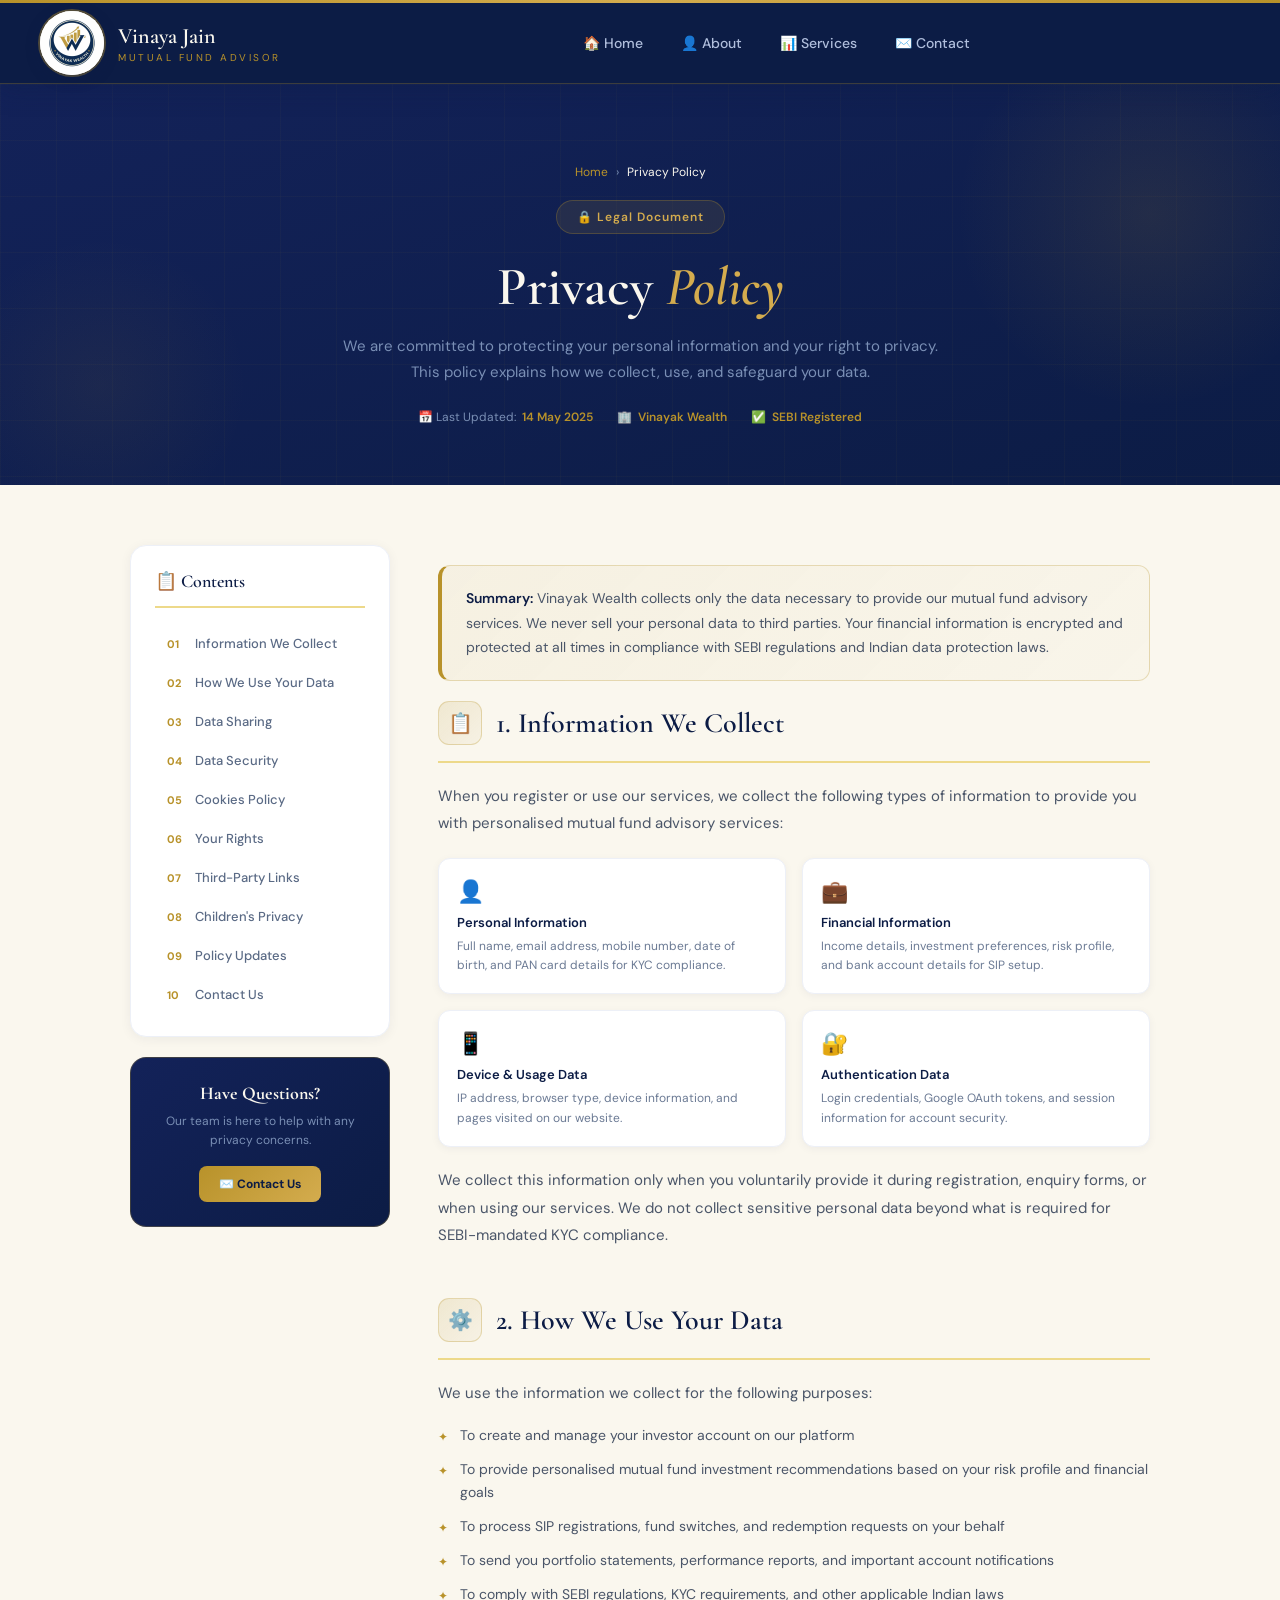
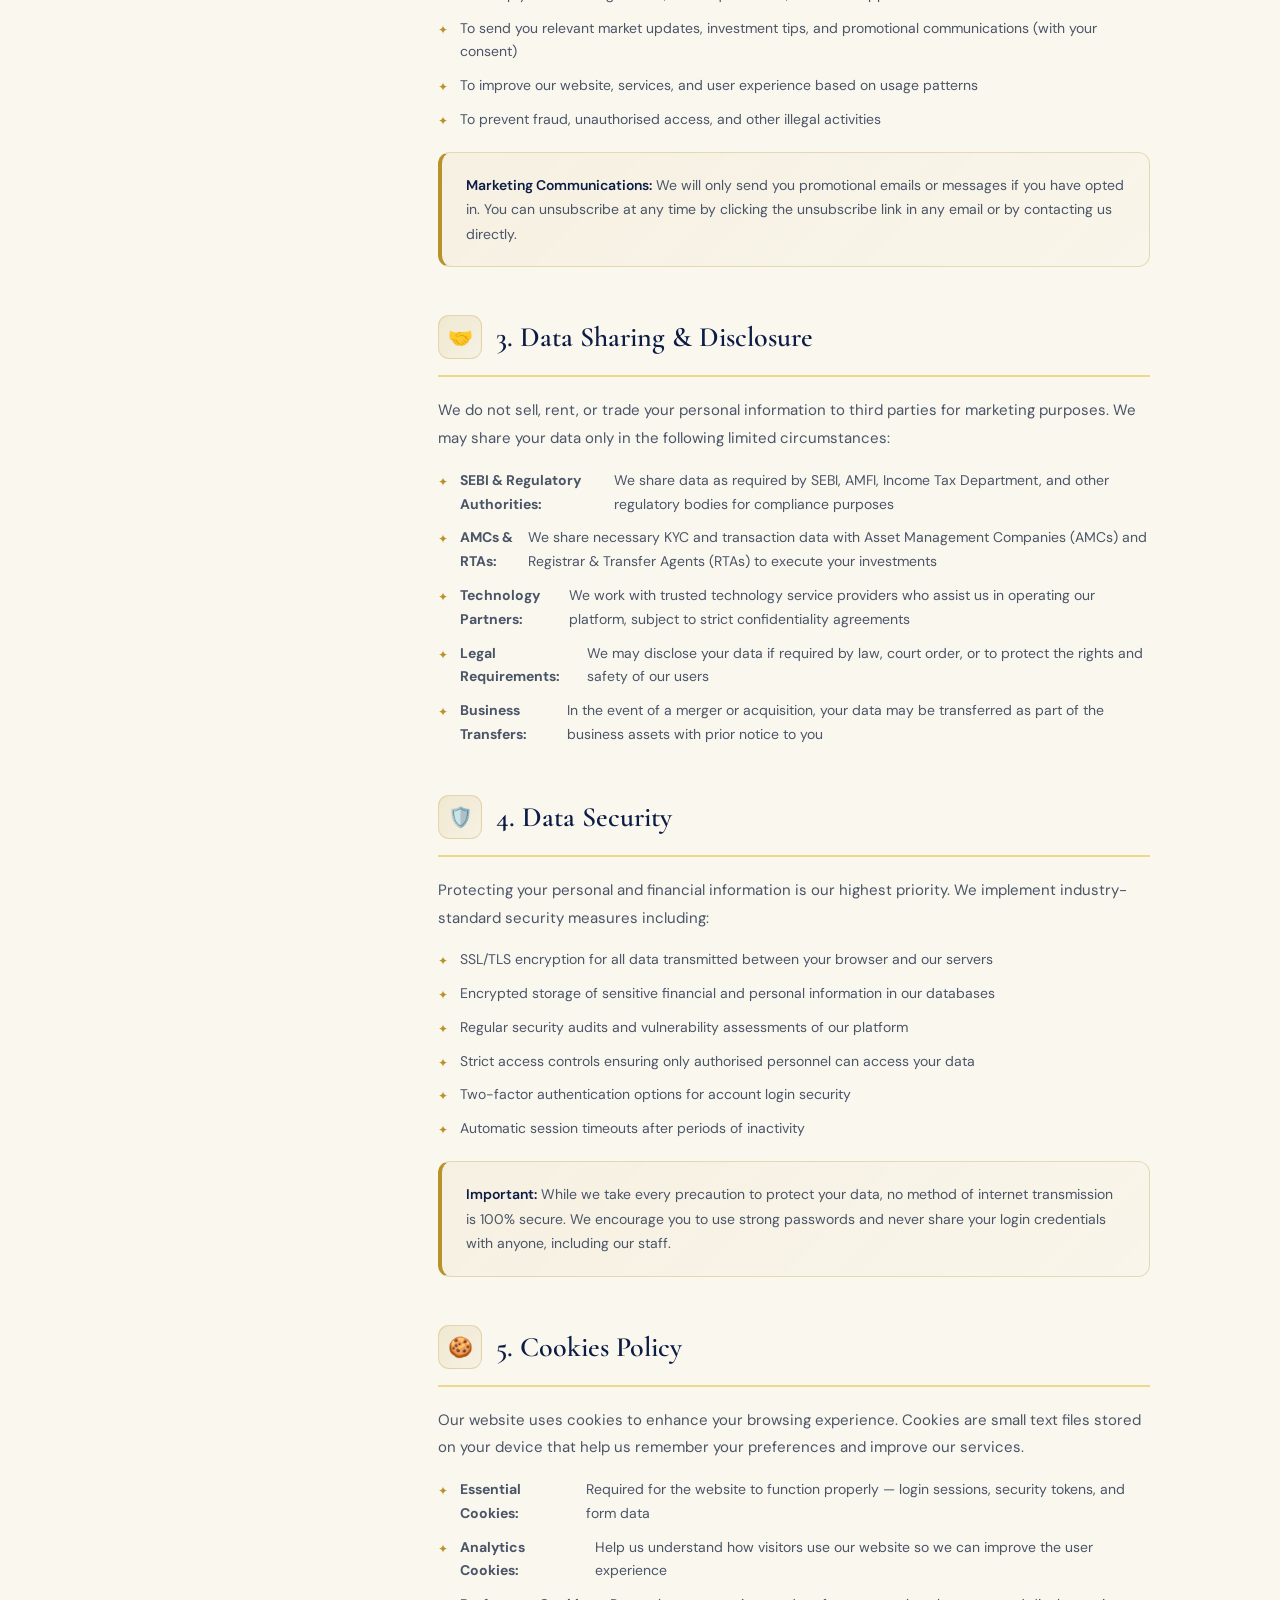
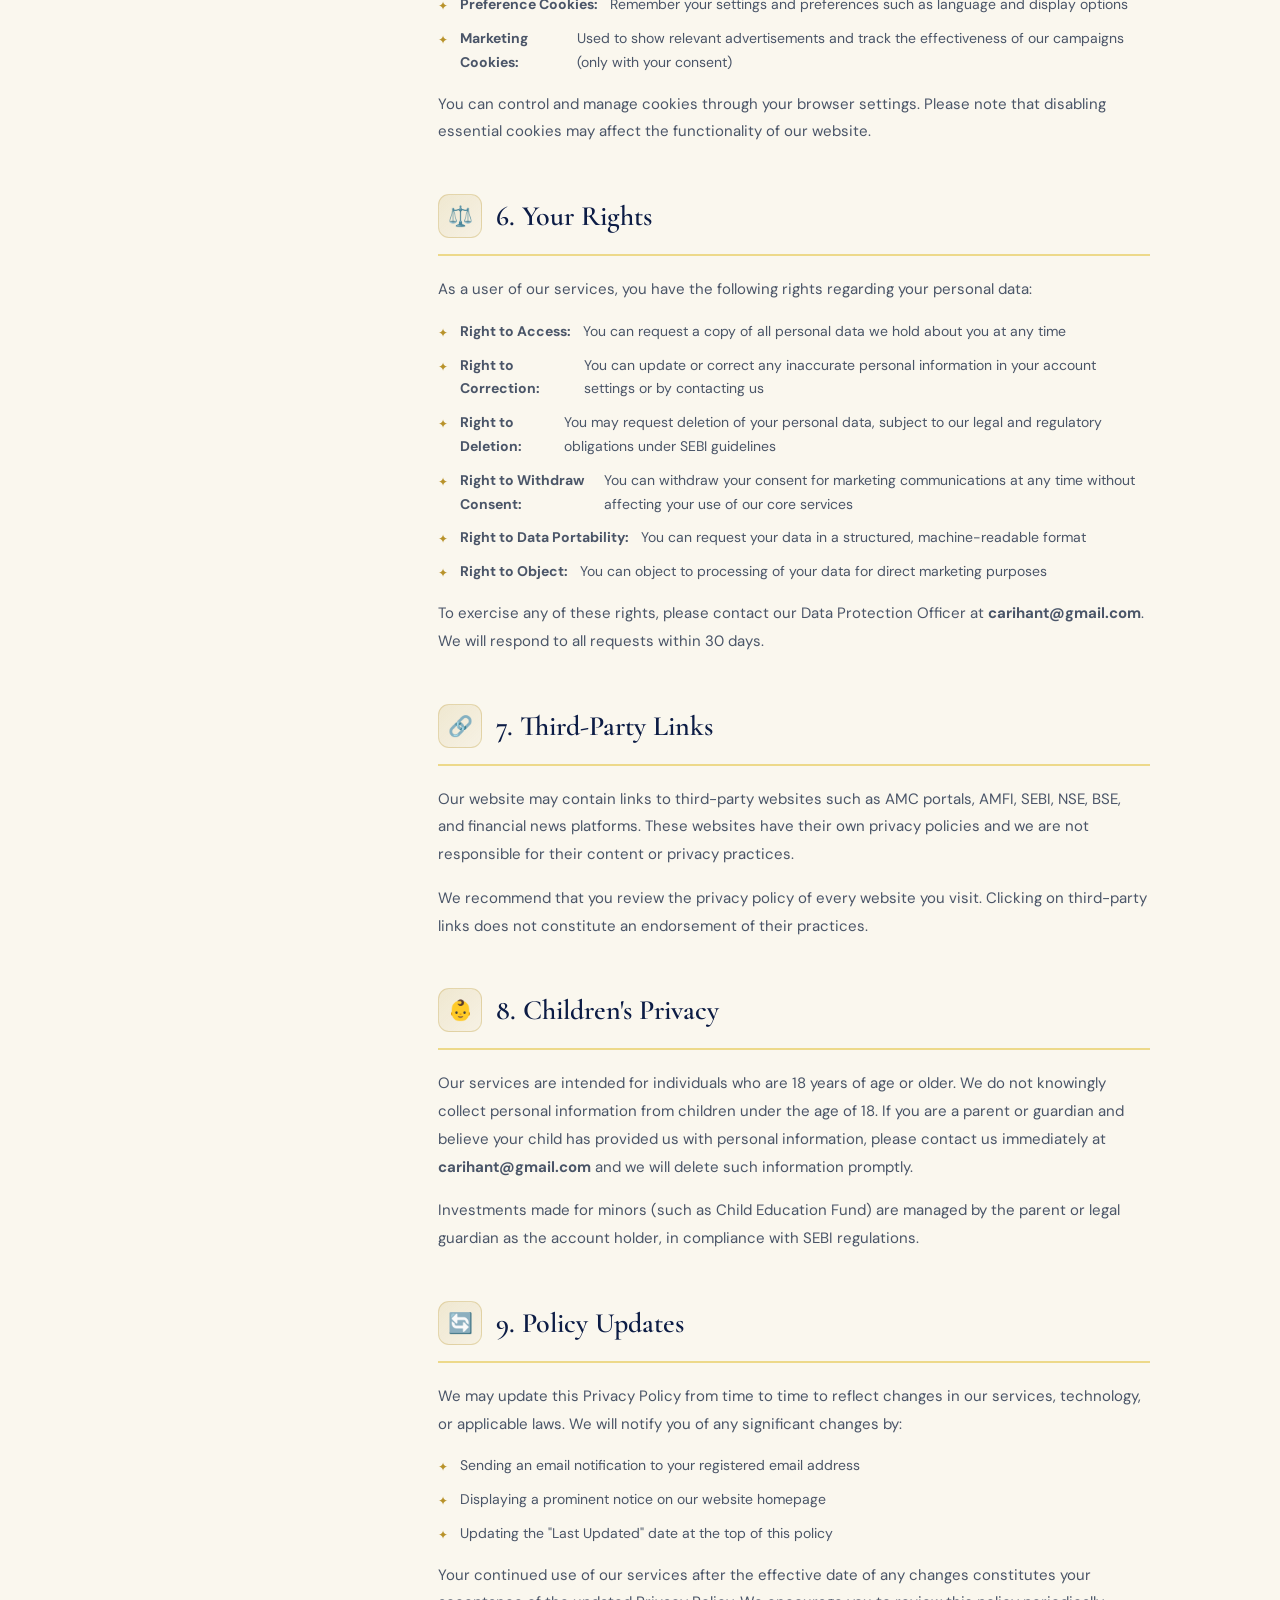
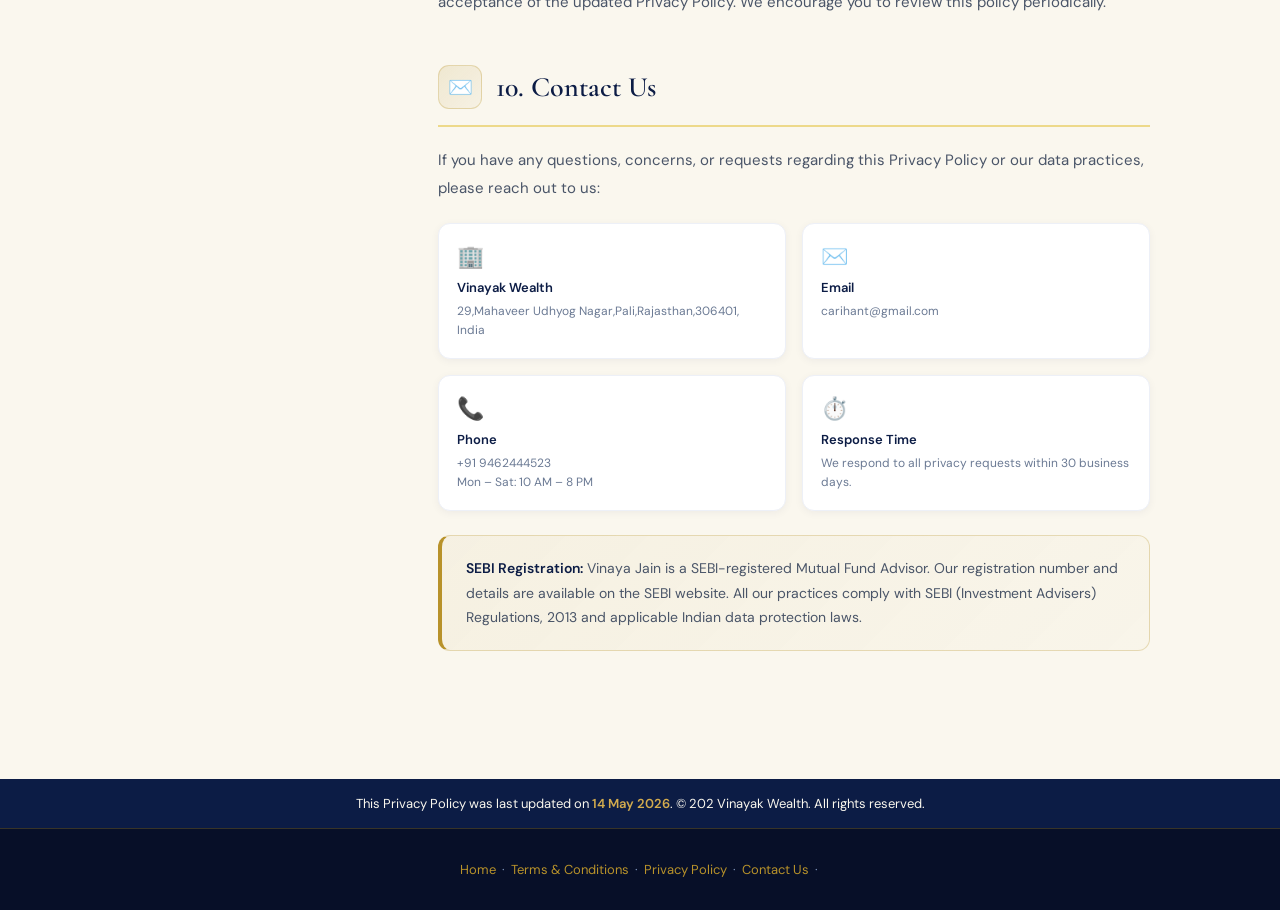
<file: privacypage.html>
<!DOCTYPE html>
<html lang="en">
<head>
    <meta charset="UTF-8">
    <meta name="viewport" content="width=device-width, initial-scale=1.0">
    <title>Privacy Policy | Vinayak Wealth</title>
    <link rel="icon" type="image/x-icon" href="image\vinayak_wealth img.jpeg">
    <link href="https://fonts.googleapis.com/css2?family=Cormorant+Garamond:wght@300;400;500;600;700&family=DM+Sans:wght@300;400;500;600&display=swap" rel="stylesheet">
    <!-- Google Tag Manager -->
<script>(function(w,d,s,l,i){w[l]=w[l]||[];w[l].push({'gtm.start':
new Date().getTime(),event:'gtm.js'});var f=d.getElementsByTagName(s)[0],
j=d.createElement(s),dl=l!='dataLayer'?'&l='+l:'';j.async=true;j.src=
'https://www.googletagmanager.com/gtm.js?id='+i+dl;f.parentNode.insertBefore(j,f);
})(window,document,'script','dataLayer','GTM-MNHGVZ4M');</script>
<!-- End Google Tag Manager -->
    <style>
        *, *::before, *::after { box-sizing:border-box; margin:0; padding:0; }
        :root {
            --gold:#B8922A; --gold-light:#D4AC4E; --gold-pale:#EDD98A;
            --navy:#0C1C45; --navy-mid:#132259; --navy-light:#1E3478;
            --cream:#FAF7EE; --text-muted:#7A8FB5;
            --border:rgba(184,146,42,0.28);
        }
        html { scroll-behavior:smooth; }
        body { font-family:'DM Sans',sans-serif; background:var(--cream); color:var(--navy); overflow-x:hidden; }

        /* ── NAVBAR ── */
        .navbar { position:sticky; top:0; z-index:1000; width:100%; background:var(--navy); border-bottom:1px solid var(--border); box-shadow:0 4px 24px rgba(12,28,69,0.35); }
        .navbar::before { content:''; display:block; height:3px; background:linear-gradient(90deg,var(--gold),var(--gold-light),var(--gold)); }
        .nav-inner { max-width:1280px; margin:0 auto; padding:0 40px; height:80px; display:flex; align-items:center; justify-content:space-between; gap:32px; }
        .nav-logo { display:flex; align-items:center; gap:14px; text-decoration:none; flex-shrink:0; }
        .nav-logo-img { width:64px; height:64px; border-radius:50%; background:#fff; overflow:hidden; box-shadow:0 4px 14px rgba(12,28,69,0.4),0 0 0 2px rgba(184,146,42,0.45); }
        .nav-logo-img img { width:100%; height:100%; object-fit:contain; }
        .nav-brand-name { font-family:'Cormorant Garamond',serif; font-size:22px; font-weight:600; color:var(--cream); }
        .nav-brand-sub { font-size:10px; letter-spacing:2.5px; text-transform:uppercase; color:var(--gold); margin-top:2px; }
        .nav-links { display:flex; align-items:center; gap:6px; list-style:none; flex:1; justify-content:center; }
        .nav-links li a { display:flex; align-items:center; gap:6px; padding:8px 16px; font-size:14px; font-weight:500; color:#B0BEDC; text-decoration:none; border-radius:8px; transition:color .22s,background .22s; position:relative; white-space:nowrap; }
        .nav-links li a::after { content:''; position:absolute; bottom:4px; left:16px; right:16px; height:2px; background:var(--gold); border-radius:2px; transform:scaleX(0); transition:transform .25s ease; }
        .nav-links li a:hover { color:var(--cream); background:rgba(255,255,255,0.05); }
        .nav-links li a:hover::after { transform:scaleX(1); }
        .btn-nav-cta { display:flex; align-items:center; gap:8px; padding:10px 24px; background:linear-gradient(135deg,var(--gold),var(--gold-light)); color:var(--navy); font-size:13px; font-weight:700; border:none; border-radius:9px; cursor:pointer; text-decoration:none; transition:transform .2s,box-shadow .2s; white-space:nowrap; }
        .btn-nav-cta:hover { transform:translateY(-2px); box-shadow:0 8px 24px rgba(184,146,42,0.4); }
        .hamburger { display:none; flex-direction:column; justify-content:center; gap:5px; width:38px; height:38px; padding:6px; background:rgba(255,255,255,0.05); border:1px solid var(--border); border-radius:8px; cursor:pointer; flex-shrink:0; }
        .hamburger span { display:block; height:2px; background:var(--cream); border-radius:2px; transition:transform .3s,opacity .3s,width .3s; transform-origin:center; }
        .hamburger span:nth-child(2) { width:70%; }
        .hamburger.open span:nth-child(1) { transform:translateY(7px) rotate(45deg); }
        .hamburger.open span:nth-child(2) { opacity:0; width:0; }
        .hamburger.open span:nth-child(3) { transform:translateY(-7px) rotate(-45deg); }
        .mobile-menu { display:none; flex-direction:column; background:var(--navy-mid); border-top:1px solid var(--border); padding:12px 20px 20px; gap:4px; }
        .mobile-menu.open { display:flex; }
        .mobile-menu a { display:flex; align-items:center; gap:12px; padding:13px 16px; font-size:15px; font-weight:500; color:#B0BEDC; text-decoration:none; border-radius:10px; border-bottom:1px solid rgba(255,255,255,0.04); transition:background .2s,color .2s; }
        .mobile-menu a:hover { background:rgba(184,146,42,0.08); color:var(--gold-light); }

        /* ── HERO ── */
        .hero {
            background:linear-gradient(160deg,var(--navy-mid) 0%,var(--navy) 100%);
            padding:80px 0 60px; position:relative; overflow:hidden; text-align:center;
        }
        .hero::before { content:''; position:absolute; top:-80px; right:-80px; width:420px; height:420px; border-radius:50%; background:radial-gradient(circle,rgba(184,146,42,0.12) 0%,transparent 65%); }
        .hero::after  { content:''; position:absolute; bottom:-60px; left:-60px; width:320px; height:320px; border-radius:50%; background:radial-gradient(circle,rgba(184,146,42,0.07) 0%,transparent 65%); }
        .hero-grid { position:absolute; inset:0; background-image:linear-gradient(rgba(184,146,42,0.04) 1px,transparent 1px),linear-gradient(90deg,rgba(184,146,42,0.04) 1px,transparent 1px); background-size:56px 56px; }
        .hero-inner { position:relative; z-index:1; max-width:700px; margin:0 auto; padding:0 40px; }
        .hero-breadcrumb { display:flex; align-items:center; justify-content:center; gap:8px; font-size:12px; color:var(--text-muted); margin-bottom:20px; }
        .hero-breadcrumb a { color:var(--gold); text-decoration:none; }
        .hero-badge { display:inline-flex; align-items:center; gap:8px; background:rgba(184,146,42,0.12); border:1px solid var(--border); border-radius:40px; padding:8px 20px; font-size:12px; font-weight:600; color:var(--gold-light); letter-spacing:1px; margin-bottom:22px; }
        .hero-title { font-family:'Cormorant Garamond',serif; font-size:54px; font-weight:600; color:var(--cream); line-height:1.15; margin-bottom:16px; }
        .hero-title em { font-style:italic; color:var(--gold-light); }
        .hero-sub { font-size:15px; color:var(--text-muted); line-height:1.7; margin-bottom:24px; }
        .hero-meta { display:flex; align-items:center; justify-content:center; gap:24px; flex-wrap:wrap; }
        .hero-meta-item { display:flex; align-items:center; gap:6px; font-size:12px; color:var(--text-muted); }
        .hero-meta-item span { color:var(--gold); font-weight:600; }

        /* ── MAIN LAYOUT ── */
        .page-inner { max-width:1100px; margin:0 auto; padding:60px 40px 80px; display:grid; grid-template-columns:260px 1fr; gap:48px; align-items:start; }

        /* ── SIDEBAR ── */
        .sidebar { position:sticky; top:100px; }
        .toc-card { background:#fff; border:1px solid #EDF0F7; border-radius:16px; padding:24px; box-shadow:0 2px 12px rgba(12,28,69,0.06); }
        .toc-title { font-family:'Cormorant Garamond',serif; font-size:18px; font-weight:600; color:var(--navy); margin-bottom:18px; padding-bottom:14px; border-bottom:2px solid var(--gold-pale); }
        .toc-list { list-style:none; display:flex; flex-direction:column; gap:4px; }
        .toc-list li a { display:flex; align-items:center; gap:8px; padding:9px 12px; font-size:13px; color:#5A6A85; text-decoration:none; border-radius:8px; transition:background .2s,color .2s; font-weight:500; }
        .toc-list li a:hover, .toc-list li a.active { background:rgba(184,146,42,0.08); color:var(--gold); }
        .toc-list li a .toc-num { font-size:11px; font-weight:700; color:var(--gold); min-width:20px; }

        .contact-card { background:linear-gradient(135deg,var(--navy-mid),var(--navy)); border:1px solid var(--border); border-radius:16px; padding:24px; margin-top:20px; text-align:center; }
        .contact-card h4 { font-family:'Cormorant Garamond',serif; font-size:18px; color:var(--cream); margin-bottom:8px; }
        .contact-card p { font-size:12px; color:var(--text-muted); margin-bottom:16px; line-height:1.6; }
        .contact-card a { display:inline-flex; align-items:center; gap:6px; padding:10px 20px; background:linear-gradient(135deg,var(--gold),var(--gold-light)); color:var(--navy); font-size:12px; font-weight:700; border-radius:8px; text-decoration:none; transition:transform .2s; }
        .contact-card a:hover { transform:translateY(-2px); }

        /* ── CONTENT ── */
        .policy-content { min-width:0; }
        .policy-section { margin-bottom:48px; scroll-margin-top:110px; }
        .section-header { display:flex; align-items:center; gap:14px; margin-bottom:20px; padding-bottom:16px; border-bottom:2px solid var(--gold-pale); }
        .section-icon { width:44px; height:44px; background:linear-gradient(135deg,rgba(184,146,42,0.15),rgba(184,146,42,0.05)); border:1px solid var(--border); border-radius:11px; display:flex; align-items:center; justify-content:center; font-size:20px; flex-shrink:0; }
        .section-title { font-family:'Cormorant Garamond',serif; font-size:28px; font-weight:600; color:var(--navy); }
        .policy-text { font-size:15px; color:#4A5568; line-height:1.85; margin-bottom:16px; }
        .policy-text:last-child { margin-bottom:0; }

        .policy-list { list-style:none; display:flex; flex-direction:column; gap:10px; margin:16px 0; }
        .policy-list li { display:flex; align-items:flex-start; gap:12px; font-size:14px; color:#4A5568; line-height:1.7; }
        .policy-list li::before { content:'✦'; color:var(--gold); font-size:12px; margin-top:3px; flex-shrink:0; }

        .highlight-box { background:linear-gradient(135deg,rgba(184,146,42,0.06),rgba(184,146,42,0.02)); border:1px solid var(--border); border-left:4px solid var(--gold); border-radius:12px; padding:20px 24px; margin:20px 0; }
        .highlight-box p { font-size:14px; color:#4A5568; line-height:1.75; margin:0; }
        .highlight-box strong { color:var(--navy); font-weight:600; }

        .info-grid { display:grid; grid-template-columns:1fr 1fr; gap:16px; margin:20px 0; }
        .info-item { background:#fff; border:1px solid #EDF0F7; border-radius:12px; padding:18px; box-shadow:0 2px 8px rgba(12,28,69,0.05); }
        .info-item .info-icon { font-size:22px; margin-bottom:8px; }
        .info-item h5 { font-size:13px; font-weight:600; color:var(--navy); margin-bottom:6px; }
        .info-item p { font-size:12px; color:#6B7A94; line-height:1.6; }

        /* Last Updated bar */
        .last-updated { background:var(--navy); color:var(--cream); text-align:center; padding:16px; font-size:13px; }
        .last-updated span { color:var(--gold-light); font-weight:600; }

        /* ── FOOTER STRIP ── */
        .footer-strip { background:#070F28; padding:32px 40px; border-top:1px solid var(--border); text-align:center; }
        .footer-strip p { font-size:13px; color:var(--text-muted); }
        .footer-strip a { color:var(--gold); text-decoration:none; }
        .footer-strip a:hover { color:var(--gold-light); }

        /* ── RESPONSIVE ── */
        @media (max-width:900px) {
            .nav-inner { padding:0 24px; }
            .nav-links, .btn-nav-cta { display:none; }
            .hamburger { display:flex; }
            .page-inner { grid-template-columns:1fr; padding:40px 28px 60px; }
            .sidebar { position:static; }
            .hero-title { font-size:40px; }
        }
        @media (max-width:600px) {
            .hero-inner { padding:0 20px; }
            .hero-title { font-size:32px; }
            .page-inner { padding:28px 20px 48px; gap:32px; }
            .info-grid { grid-template-columns:1fr; }
            .section-title { font-size:24px; }
        }
    </style>
</head>
<!-- Google tag (gtag.js) -->
<script async src="https://www.googletagmanager.com/gtag/js?id=G-V22GM14QTB"></script>
<script>
  window.dataLayer = window.dataLayer || [];
  function gtag(){dataLayer.push(arguments);}
  gtag('js', new Date());

  gtag('config', 'G-V22GM14QTB');
</script>
<body>

<!-- Google Tag Manager (noscript) -->
<noscript><iframe src="https://www.googletagmanager.com/ns.html?id=GTM-MNHGVZ4M"
height="0" width="0" style="display:none;visibility:hidden"></iframe></noscript>
<!-- End Google Tag Manager (noscript) -->
<!-- NAVBAR -->
<nav class="navbar" id="mainNav">
    <div class="nav-inner">
        <a href="index.html" class="nav-logo">
            <div class="nav-logo-img"><img src="[data-uri]" alt="Vinayak Wealth"></div>
            <div>
                <div class="nav-brand-name">Vinaya Jain</div>
                <div class="nav-brand-sub">Mutual Fund Advisor</div>
            </div>
        </a>
        <ul class="nav-links">
            <li><a href="index.html">🏠 Home</a></li>
            <li><a href="index.html#about">👤 About</a></li>
            <li><a href="index.html#services">📊 Services</a></li>
            <li><a href="index.html#contact">✉️ Contact</a></li>
        </ul>
        <button class="hamburger" id="hamburger"><span></span><span></span><span></span></button>
    </div>
    <div class="mobile-menu" id="mobileMenu">
        <a href="index.html">🏠 Home</a>
        <a href="index.html#about">👤 About</a>
        <a href="index.html#services">📊 Services</a>
        <a href="index.html#contact">✉️ Contact</a>
    </div>
</nav>

<!-- HERO -->
<section class="hero">
    <div class="hero-grid"></div>
    <div class="hero-inner">
        <div class="hero-breadcrumb">
            <a href="index.html">Home</a> <span>›</span>
            <span style="color:var(--cream);">Privacy Policy</span>
        </div>
        <div class="hero-badge">🔒 Legal Document</div>
        <h1 class="hero-title">Privacy <em>Policy</em></h1>
        <p class="hero-sub">We are committed to protecting your personal information and your right to privacy. This policy explains how we collect, use, and safeguard your data.</p>
        <div class="hero-meta">
            <div class="hero-meta-item">📅 Last Updated: <span>14 May 2025</span></div>
            <div class="hero-meta-item">🏢 <span>Vinayak Wealth</span></div>
            <div class="hero-meta-item">✅ <span>SEBI Registered</span></div>
        </div>
    </div>
</section>

<!-- MAIN -->
<div class="page-inner">

    <!-- SIDEBAR -->
    <aside class="sidebar">
        <div class="toc-card">
            <div class="toc-title">📋 Contents</div>
            <ul class="toc-list">
                <li><a href="#s1"><span class="toc-num">01</span> Information We Collect</a></li>
                <li><a href="#s2"><span class="toc-num">02</span> How We Use Your Data</a></li>
                <li><a href="#s3"><span class="toc-num">03</span> Data Sharing</a></li>
                <li><a href="#s4"><span class="toc-num">04</span> Data Security</a></li>
                <li><a href="#s5"><span class="toc-num">05</span> Cookies Policy</a></li>
                <li><a href="#s6"><span class="toc-num">06</span> Your Rights</a></li>
                <li><a href="#s7"><span class="toc-num">07</span> Third-Party Links</a></li>
                <li><a href="#s8"><span class="toc-num">08</span> Children's Privacy</a></li>
                <li><a href="#s9"><span class="toc-num">09</span> Policy Updates</a></li>
                <li><a href="#s10"><span class="toc-num">10</span> Contact Us</a></li>
            </ul>
        </div>
        <div class="contact-card">
            <h4>Have Questions?</h4>
            <p>Our team is here to help with any privacy concerns.</p>
            <a href="index.html#contact">✉️ Contact Us</a>
        </div>
    </aside>

    <!-- POLICY CONTENT -->
    <main class="policy-content">

        <div class="highlight-box">
            <p><strong>Summary:</strong> Vinayak Wealth collects only the data necessary to provide our mutual fund advisory services. We never sell your personal data to third parties. Your financial information is encrypted and protected at all times in compliance with SEBI regulations and Indian data protection laws.</p>
        </div>

        <!-- Section 1 -->
        <div class="policy-section" id="s1">
            <div class="section-header">
                <div class="section-icon">📋</div>
                <h2 class="section-title">1. Information We Collect</h2>
            </div>
            <p class="policy-text">When you register or use our services, we collect the following types of information to provide you with personalised mutual fund advisory services:</p>
            <div class="info-grid">
                <div class="info-item">
                    <div class="info-icon">👤</div>
                    <h5>Personal Information</h5>
                    <p>Full name, email address, mobile number, date of birth, and PAN card details for KYC compliance.</p>
                </div>
                <div class="info-item">
                    <div class="info-icon">💼</div>
                    <h5>Financial Information</h5>
                    <p>Income details, investment preferences, risk profile, and bank account details for SIP setup.</p>
                </div>
                <div class="info-item">
                    <div class="info-icon">📱</div>
                    <h5>Device & Usage Data</h5>
                    <p>IP address, browser type, device information, and pages visited on our website.</p>
                </div>
                <div class="info-item">
                    <div class="info-icon">🔐</div>
                    <h5>Authentication Data</h5>
                    <p>Login credentials, Google OAuth tokens, and session information for account security.</p>
                </div>
            </div>
            <p class="policy-text">We collect this information only when you voluntarily provide it during registration, enquiry forms, or when using our services. We do not collect sensitive personal data beyond what is required for SEBI-mandated KYC compliance.</p>
        </div>

        <!-- Section 2 -->
        <div class="policy-section" id="s2">
            <div class="section-header">
                <div class="section-icon">⚙️</div>
                <h2 class="section-title">2. How We Use Your Data</h2>
            </div>
            <p class="policy-text">We use the information we collect for the following purposes:</p>
            <ul class="policy-list">
                <li>To create and manage your investor account on our platform</li>
                <li>To provide personalised mutual fund investment recommendations based on your risk profile and financial goals</li>
                <li>To process SIP registrations, fund switches, and redemption requests on your behalf</li>
                <li>To send you portfolio statements, performance reports, and important account notifications</li>
                <li>To comply with SEBI regulations, KYC requirements, and other applicable Indian laws</li>
                <li>To send you relevant market updates, investment tips, and promotional communications (with your consent)</li>
                <li>To improve our website, services, and user experience based on usage patterns</li>
                <li>To prevent fraud, unauthorised access, and other illegal activities</li>
            </ul>
            <div class="highlight-box">
                <p><strong>Marketing Communications:</strong> We will only send you promotional emails or messages if you have opted in. You can unsubscribe at any time by clicking the unsubscribe link in any email or by contacting us directly.</p>
            </div>
        </div>

        <!-- Section 3 -->
        <div class="policy-section" id="s3">
            <div class="section-header">
                <div class="section-icon">🤝</div>
                <h2 class="section-title">3. Data Sharing & Disclosure</h2>
            </div>
            <p class="policy-text">We do not sell, rent, or trade your personal information to third parties for marketing purposes. We may share your data only in the following limited circumstances:</p>
            <ul class="policy-list">
                <li><strong>SEBI & Regulatory Authorities:</strong> We share data as required by SEBI, AMFI, Income Tax Department, and other regulatory bodies for compliance purposes</li>
                <li><strong>AMCs & RTAs:</strong> We share necessary KYC and transaction data with Asset Management Companies (AMCs) and Registrar & Transfer Agents (RTAs) to execute your investments</li>
                <li><strong>Technology Partners:</strong> We work with trusted technology service providers who assist us in operating our platform, subject to strict confidentiality agreements</li>
                <li><strong>Legal Requirements:</strong> We may disclose your data if required by law, court order, or to protect the rights and safety of our users</li>
                <li><strong>Business Transfers:</strong> In the event of a merger or acquisition, your data may be transferred as part of the business assets with prior notice to you</li>
            </ul>
        </div>

        <!-- Section 4 -->
        <div class="policy-section" id="s4">
            <div class="section-header">
                <div class="section-icon">🛡️</div>
                <h2 class="section-title">4. Data Security</h2>
            </div>
            <p class="policy-text">Protecting your personal and financial information is our highest priority. We implement industry-standard security measures including:</p>
            <ul class="policy-list">
                <li>SSL/TLS encryption for all data transmitted between your browser and our servers</li>
                <li>Encrypted storage of sensitive financial and personal information in our databases</li>
                <li>Regular security audits and vulnerability assessments of our platform</li>
                <li>Strict access controls ensuring only authorised personnel can access your data</li>
                <li>Two-factor authentication options for account login security</li>
                <li>Automatic session timeouts after periods of inactivity</li>
            </ul>
            <div class="highlight-box">
                <p><strong>Important:</strong> While we take every precaution to protect your data, no method of internet transmission is 100% secure. We encourage you to use strong passwords and never share your login credentials with anyone, including our staff.</p>
            </div>
        </div>

        <!-- Section 5 -->
        <div class="policy-section" id="s5">
            <div class="section-header">
                <div class="section-icon">🍪</div>
                <h2 class="section-title">5. Cookies Policy</h2>
            </div>
            <p class="policy-text">Our website uses cookies to enhance your browsing experience. Cookies are small text files stored on your device that help us remember your preferences and improve our services.</p>
            <ul class="policy-list">
                <li><strong>Essential Cookies:</strong> Required for the website to function properly — login sessions, security tokens, and form data</li>
                <li><strong>Analytics Cookies:</strong> Help us understand how visitors use our website so we can improve the user experience</li>
                <li><strong>Preference Cookies:</strong> Remember your settings and preferences such as language and display options</li>
                <li><strong>Marketing Cookies:</strong> Used to show relevant advertisements and track the effectiveness of our campaigns (only with your consent)</li>
            </ul>
            <p class="policy-text">You can control and manage cookies through your browser settings. Please note that disabling essential cookies may affect the functionality of our website.</p>
        </div>

        <!-- Section 6 -->
        <div class="policy-section" id="s6">
            <div class="section-header">
                <div class="section-icon">⚖️</div>
                <h2 class="section-title">6. Your Rights</h2>
            </div>
            <p class="policy-text">As a user of our services, you have the following rights regarding your personal data:</p>
            <ul class="policy-list">
                <li><strong>Right to Access:</strong> You can request a copy of all personal data we hold about you at any time</li>
                <li><strong>Right to Correction:</strong> You can update or correct any inaccurate personal information in your account settings or by contacting us</li>
                <li><strong>Right to Deletion:</strong> You may request deletion of your personal data, subject to our legal and regulatory obligations under SEBI guidelines</li>
                <li><strong>Right to Withdraw Consent:</strong> You can withdraw your consent for marketing communications at any time without affecting your use of our core services</li>
                <li><strong>Right to Data Portability:</strong> You can request your data in a structured, machine-readable format</li>
                <li><strong>Right to Object:</strong> You can object to processing of your data for direct marketing purposes</li>
            </ul>
            <p class="policy-text">To exercise any of these rights, please contact our Data Protection Officer at <strong>carihant@gmail.com</strong>. We will respond to all requests within 30 days.</p>
        </div>

        <!-- Section 7 -->
        <div class="policy-section" id="s7">
            <div class="section-header">
                <div class="section-icon">🔗</div>
                <h2 class="section-title">7. Third-Party Links</h2>
            </div>
            <p class="policy-text">Our website may contain links to third-party websites such as AMC portals, AMFI, SEBI, NSE, BSE, and financial news platforms. These websites have their own privacy policies and we are not responsible for their content or privacy practices.</p>
            <p class="policy-text">We recommend that you review the privacy policy of every website you visit. Clicking on third-party links does not constitute an endorsement of their practices.</p>
        </div>

        <!-- Section 8 -->
        <div class="policy-section" id="s8">
            <div class="section-header">
                <div class="section-icon">👶</div>
                <h2 class="section-title">8. Children's Privacy</h2>
            </div>
            <p class="policy-text">Our services are intended for individuals who are 18 years of age or older. We do not knowingly collect personal information from children under the age of 18. If you are a parent or guardian and believe your child has provided us with personal information, please contact us immediately at <strong>carihant@gmail.com</strong> and we will delete such information promptly.</p>
            <p class="policy-text">Investments made for minors (such as Child Education Fund) are managed by the parent or legal guardian as the account holder, in compliance with SEBI regulations.</p>
        </div>

        <!-- Section 9 -->
        <div class="policy-section" id="s9">
            <div class="section-header">
                <div class="section-icon">🔄</div>
                <h2 class="section-title">9. Policy Updates</h2>
            </div>
            <p class="policy-text">We may update this Privacy Policy from time to time to reflect changes in our services, technology, or applicable laws. We will notify you of any significant changes by:</p>
            <ul class="policy-list">
                <li>Sending an email notification to your registered email address</li>
                <li>Displaying a prominent notice on our website homepage</li>
                <li>Updating the "Last Updated" date at the top of this policy</li>
            </ul>
            <p class="policy-text">Your continued use of our services after the effective date of any changes constitutes your acceptance of the updated Privacy Policy. We encourage you to review this policy periodically.</p>
        </div>

        <!-- Section 10 -->
        <div class="policy-section" id="s10">
            <div class="section-header">
                <div class="section-icon">✉️</div>
                <h2 class="section-title">10. Contact Us</h2>
            </div>
            <p class="policy-text">If you have any questions, concerns, or requests regarding this Privacy Policy or our data practices, please reach out to us:</p>
            <div class="info-grid">
                <div class="info-item">
                    <div class="info-icon">🏢</div>
                    <h5>Vinayak Wealth</h5>
                    <p>29,Mahaveer Udhyog Nagar,Pali,Rajasthan,306401, India</p>
                </div>
                <div class="info-item">
                    <div class="info-icon">✉️</div>
                    <h5>Email</h5>
                    <p>carihant@gmail.com</p>
                </div>
                <div class="info-item">
                    <div class="info-icon">📞</div>
                    <h5>Phone</h5>
                    <p>+91 9462444523<br>Mon – Sat: 10 AM – 8 PM</p>
                </div>
                <div class="info-item">
                    <div class="info-icon">⏱️</div>
                    <h5>Response Time</h5>
                    <p>We respond to all privacy requests within 30 business days.</p>
                </div>
            </div>
            <div class="highlight-box" style="margin-top:24px;">
                <p><strong>SEBI Registration:</strong> Vinaya Jain is a SEBI-registered Mutual Fund Advisor. Our registration number and details are available on the SEBI website. All our practices comply with SEBI (Investment Advisers) Regulations, 2013 and applicable Indian data protection laws.</p>
            </div>
        </div>

    </main>
</div>

<!-- LAST UPDATED BAR -->
<div class="last-updated">
    This Privacy Policy was last updated on <span>14 May 2026</span>. © 202 Vinayak Wealth. All rights reserved.
</div>

<!-- FOOTER STRIP -->
<div class="footer-strip">
    <p>
        <a href="index.html">Home</a> &nbsp;·&nbsp;
        <a href="terms.html">Terms & Conditions</a> &nbsp;·&nbsp;
        <a href="privacypage.html">Privacy Policy</a> &nbsp;·&nbsp;
        <a href="index.html#contact">Contact Us</a> &nbsp;·&nbsp;
    </p>
</div>

<script>
const hamburger  = document.getElementById('hamburger');
const mobileMenu = document.getElementById('mobileMenu');
hamburger.addEventListener('click', () => { hamburger.classList.toggle('open'); mobileMenu.classList.toggle('open'); });
document.addEventListener('click', e => { if (!hamburger.contains(e.target) && !mobileMenu.contains(e.target)) { hamburger.classList.remove('open'); mobileMenu.classList.remove('open'); } });
window.addEventListener('scroll', () => {
    document.getElementById('mainNav').style.boxShadow = window.scrollY > 10 ? '0 6px 32px rgba(12,28,69,0.55)' : '0 4px 24px rgba(12,28,69,0.35)';
    // Highlight active TOC item
    const sections = document.querySelectorAll('.policy-section');
    const links    = document.querySelectorAll('.toc-list li a');
    let current = '';
    sections.forEach(s => { if (window.scrollY >= s.offsetTop - 130) current = s.id; });
    links.forEach(l => { l.classList.toggle('active', l.getAttribute('href') === '#' + current); });
});
</script>
</body>
</html>
</file>
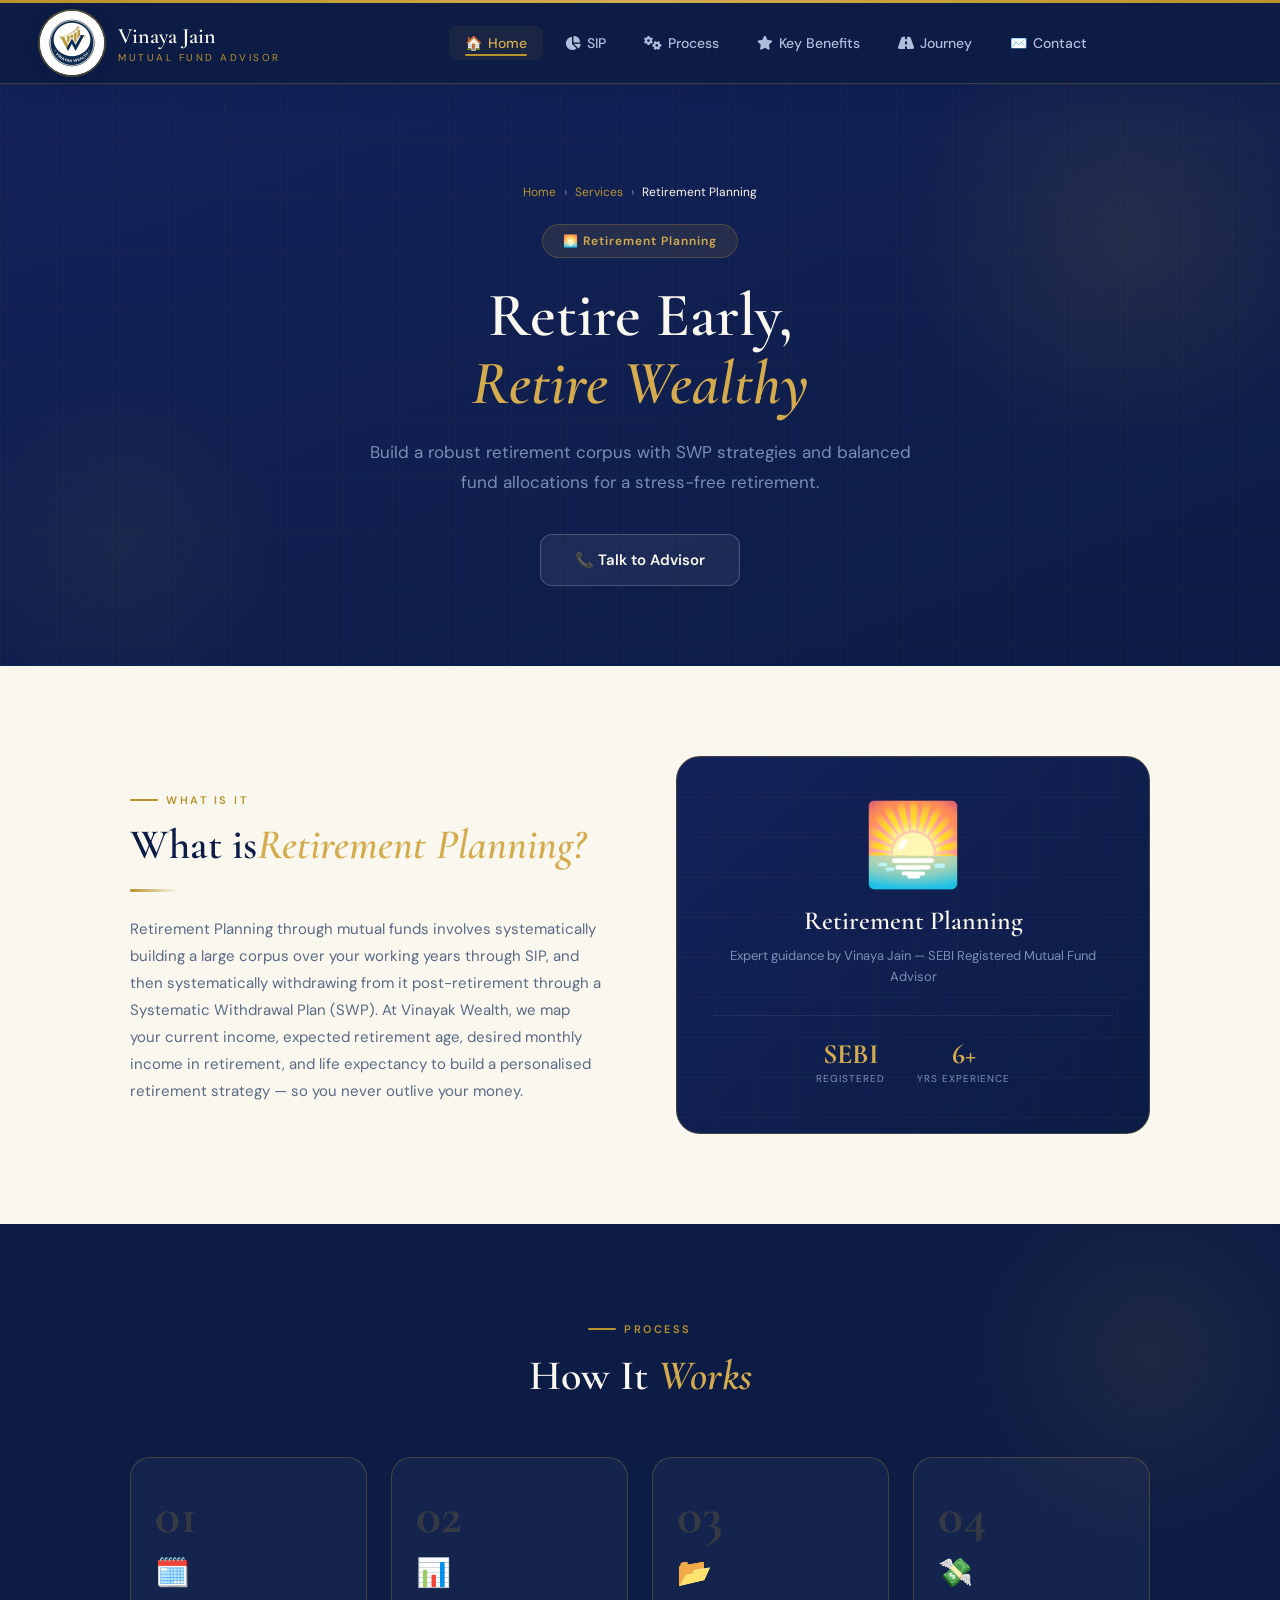
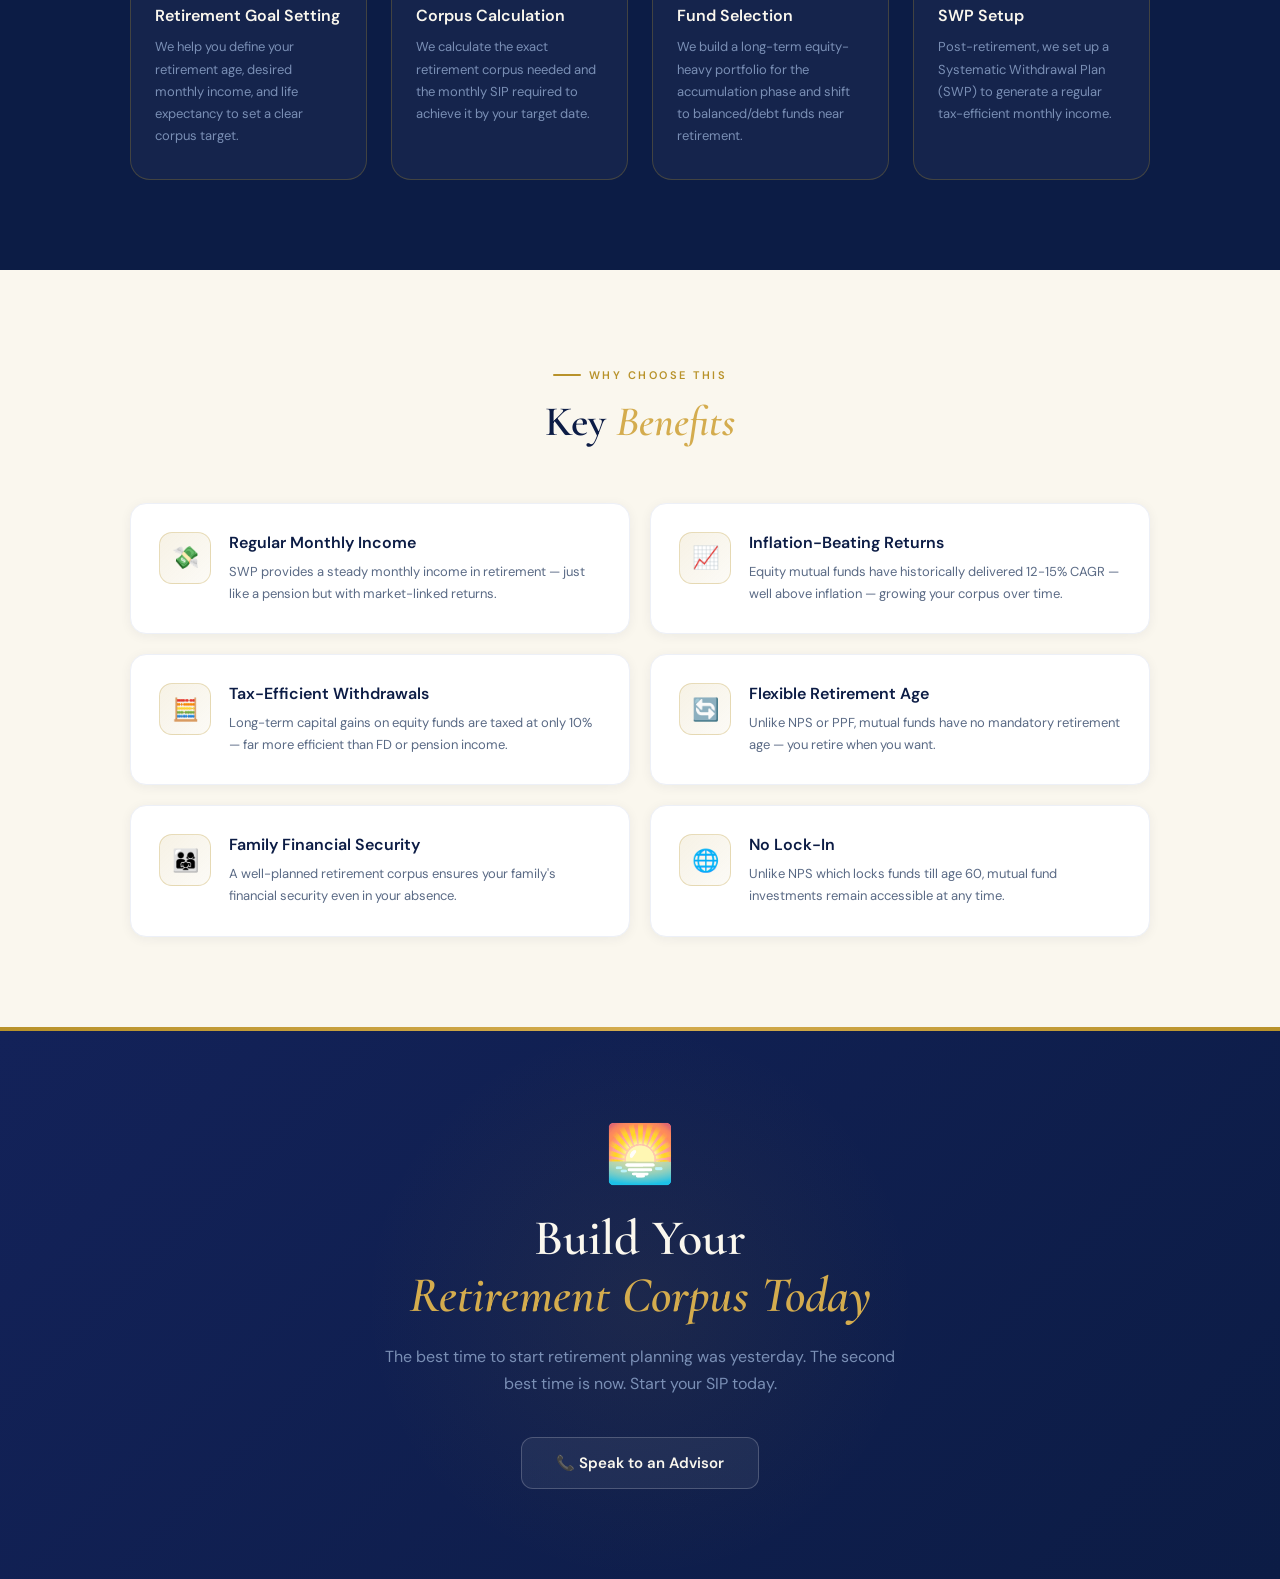
<file: retireService.html>
<!DOCTYPE html>
<html lang="en">
<head>
    <meta charset="UTF-8">
    <meta name="viewport" content="width=device-width, initial-scale=1.0">
    <title>Retirement Planning | Vinayak Wealth</title>
    <link rel="icon" type="image/x-icon" href="image\vinayak_wealth img.jpeg">
    <link href="https://fonts.googleapis.com/css2?family=Cormorant+Garamond:wght@300;400;500;600;700&family=DM+Sans:wght@300;400;500;600&display=swap" rel="stylesheet">
    <link rel="stylesheet" href="https://cdnjs.cloudflare.com/ajax/libs/font-awesome/6.5.1/css/all.min.css">
    <!-- Google Tag Manager -->
<script>(function(w,d,s,l,i){w[l]=w[l]||[];w[l].push({'gtm.start':
new Date().getTime(),event:'gtm.js'});var f=d.getElementsByTagName(s)[0],
j=d.createElement(s),dl=l!='dataLayer'?'&l='+l:'';j.async=true;j.src=
'https://www.googletagmanager.com/gtm.js?id='+i+dl;f.parentNode.insertBefore(j,f);
})(window,document,'script','dataLayer','GTM-MNHGVZ4M');</script>
<!-- End Google Tag Manager -->
    <style>
        *, *::before, *::after { box-sizing:border-box; margin:0; padding:0; }
        :root {
            --gold:#B8922A; --gold-light:#D4AC4E; --gold-pale:#EDD98A;
            --navy:#0C1C45; --navy-mid:#132259; --navy-light:#1E3478;
            --cream:#FAF7EE; --text-muted:#7A8FB5;
            --border:rgba(184,146,42,0.28);
        }
        html { scroll-behavior:smooth; }
        body { font-family:'DM Sans',sans-serif; background:var(--cream); color:var(--navy); overflow-x:hidden; }

        /* ── NAVBAR ── */
        .navbar { position:sticky; top:0; z-index:1000; width:100%; background:var(--navy); border-bottom:1px solid var(--border); box-shadow:0 4px 24px rgba(12,28,69,0.35); }
        .navbar::before { content:''; display:block; height:3px; background:linear-gradient(90deg,var(--gold),var(--gold-light),var(--gold)); }
        .nav-inner { max-width:1280px; margin:0 auto; padding:0 40px; height:80px; display:flex; align-items:center; justify-content:space-between; gap:32px; }
        .nav-logo { display:flex; align-items:center; gap:14px; text-decoration:none; flex-shrink:0; }
        .nav-logo-img { width:64px; height:64px; border-radius:50%; background:#fff; overflow:hidden; box-shadow:0 4px 14px rgba(12,28,69,0.4),0 0 0 2px rgba(184,146,42,0.45); }
        .nav-logo-img img { width:100%; height:100%; object-fit:contain; }
        .nav-brand-name { font-family:'Cormorant Garamond',serif; font-size:22px; font-weight:600; color:var(--cream); }
        .nav-brand-sub { font-size:10px; letter-spacing:2.5px; text-transform:uppercase; color:var(--gold); margin-top:2px; }
        .nav-links { display:flex; align-items:center; gap:6px; list-style:none; flex:1; justify-content:center; }
        .nav-links li a { display:flex; align-items:center; gap:6px; padding:8px 16px; font-size:14px; font-weight:500; color:#B0BEDC; text-decoration:none; border-radius:8px; transition:color .22s,background .22s; position:relative; white-space:nowrap; }
        .nav-links li a::after { content:''; position:absolute; bottom:4px; left:16px; right:16px; height:2px; background:var(--gold); border-radius:2px; transform:scaleX(0); transition:transform .25s ease; }
        .nav-links li a:hover { color:var(--cream); background:rgba(255,255,255,0.05); }
        .nav-links li a:hover::after, .nav-links li a.active::after { transform:scaleX(1); }
        .nav-links li a.active { color:var(--gold-light); background:rgba(184,146,42,0.08); }
        .btn-nav-cta { display:flex; align-items:center; gap:8px; padding:10px 24px; background:linear-gradient(135deg,var(--gold),var(--gold-light)); color:var(--navy); font-family:'DM Sans',sans-serif; font-size:13px; font-weight:700; border:none; border-radius:9px; cursor:pointer; text-decoration:none; transition:transform .2s,box-shadow .2s; box-shadow:0 4px 16px rgba(184,146,42,0.3); white-space:nowrap; }
        .btn-nav-cta:hover { transform:translateY(-2px); box-shadow:0 8px 24px rgba(184,146,42,0.4); }
        .hamburger { display:none; flex-direction:column; justify-content:center; gap:5px; width:38px; height:38px; padding:6px; background:rgba(255,255,255,0.05); border:1px solid var(--border); border-radius:8px; cursor:pointer; transition:background .2s; flex-shrink:0; }
        .hamburger:hover { background:rgba(184,146,42,0.1); }
        .hamburger span { display:block; height:2px; background:var(--cream); border-radius:2px; transition:transform .3s,opacity .3s,width .3s; transform-origin:center; }
        .hamburger span:nth-child(2) { width:70%; }
        .hamburger.open span:nth-child(1) { transform:translateY(7px) rotate(45deg); }
        .hamburger.open span:nth-child(2) { opacity:0; width:0; }
        .hamburger.open span:nth-child(3) { transform:translateY(-7px) rotate(-45deg); }
        .mobile-menu { display:none; flex-direction:column; background:var(--navy-mid); border-top:1px solid var(--border); padding:12px 20px 20px; gap:4px; }
        .mobile-menu.open { display:flex; animation:slideDown .3s ease; }
        .mobile-menu a { display:flex; align-items:center; gap:12px; padding:13px 16px; font-size:15px; font-weight:500; color:#B0BEDC; text-decoration:none; border-radius:10px; border-bottom:1px solid rgba(255,255,255,0.04); transition:background .2s,color .2s; }
        .mobile-menu a:hover { background:rgba(184,146,42,0.08); color:var(--gold-light); }
        @keyframes slideDown { from{opacity:0;transform:translateY(-8px)} to{opacity:1;transform:translateY(0)} }

        /* ── LAYOUT ── */
        .section-inner { max-width:1100px; margin:0 auto; padding:0 40px; }

        /* ── HERO BANNER ── */
        .hero-banner {
            background:linear-gradient(160deg, var(--navy-mid) 0%, var(--navy) 100%);
            padding:100px 0 80px;
            position:relative;
            overflow:hidden;
        }
        .hero-banner::before {
            content:'';
            position:absolute; top:-100px; right:-100px;
            width:500px; height:500px; border-radius:50%;
            background:radial-gradient(circle, rgba(184,146,42,0.12) 0%, transparent 65%);
        }
        .hero-banner::after {
            content:'';
            position:absolute; bottom:-60px; left:-60px;
            width:360px; height:360px; border-radius:50%;
            background:radial-gradient(circle, rgba(184,146,42,0.07) 0%, transparent 65%);
        }
        .hero-grid {
            position:absolute; inset:0;
            background-image: linear-gradient(rgba(184,146,42,0.04) 1px,transparent 1px), linear-gradient(90deg,rgba(184,146,42,0.04) 1px,transparent 1px);
            background-size:56px 56px;
        }
        .hero-content { position:relative; z-index:1; text-align:center; }
        .hero-breadcrumb { display:flex; align-items:center; justify-content:center; gap:8px; font-size:12px; color:var(--text-muted); margin-bottom:24px; }
        .hero-breadcrumb a { color:var(--gold); text-decoration:none; }
        .hero-breadcrumb a:hover { color:var(--gold-light); }
        .hero-badge {
            display:inline-flex; align-items:center; gap:8px;
            background:rgba(184,146,42,0.12); border:1px solid var(--border);
            border-radius:40px; padding:8px 20px;
            font-size:12px; font-weight:600; color:var(--gold-light);
            letter-spacing:1px; margin-bottom:24px;
        }
        .hero-title {
            font-family:'Cormorant Garamond',serif; font-size:62px; font-weight:600;
            color:var(--cream); line-height:1.1; margin-bottom:20px;
        }
        .hero-title em { font-style:italic; color:var(--gold-light); display:block; }
        .hero-sub { font-size:17px; color:var(--text-muted); line-height:1.75; max-width:580px; margin:0 auto 36px; }
        .hero-btns { display:flex; gap:16px; justify-content:center; flex-wrap:wrap; }
        .btn-primary {
            display:inline-flex; align-items:center; gap:10px; padding:16px 36px;
            background:linear-gradient(135deg,var(--gold),var(--gold-light)); color:var(--navy);
            font-family:'DM Sans',sans-serif; font-size:15px; font-weight:700;
            border:none; border-radius:12px; cursor:pointer; text-decoration:none;
            box-shadow:0 8px 28px rgba(184,146,42,0.4); transition:transform .2s,box-shadow .2s;
        }
        .btn-primary:hover { transform:translateY(-3px); box-shadow:0 14px 36px rgba(184,146,42,0.5); }
        .btn-outline {
            display:inline-flex; align-items:center; gap:10px; padding:15px 34px;
            background:rgba(255,255,255,0.06); color:var(--cream);
            font-family:'DM Sans',sans-serif; font-size:15px; font-weight:600;
            border:1.5px solid rgba(255,255,255,0.2); border-radius:12px;
            cursor:pointer; text-decoration:none;
            transition:background .25s,border-color .25s,transform .2s;
        }
        .btn-outline:hover { background:rgba(255,255,255,0.1); border-color:rgba(255,255,255,0.35); transform:translateY(-2px); }

        /* ── WHAT IS IT ── */
        .what-section { padding:90px 0; background:var(--cream); }
        .what-inner { display:grid; grid-template-columns:1fr 1fr; gap:72px; align-items:center; }
        .what-label { display:inline-flex; align-items:center; gap:8px; font-size:11px; font-weight:600; letter-spacing:2.5px; text-transform:uppercase; color:var(--gold); margin-bottom:14px; }
        .what-label::before { content:''; width:28px; height:2px; background:var(--gold); border-radius:2px; }
        .what-title { font-family:'Cormorant Garamond',serif; font-size:42px; font-weight:600; color:var(--navy); line-height:1.15; margin-bottom:20px; }
        .what-title em { font-style:italic; color:var(--gold-light); }
        .gold-bar { width:48px; height:3px; background:linear-gradient(90deg,var(--gold),transparent); border-radius:2px; margin-bottom:24px; }
        .what-text { font-size:15px; color:#5A6A85; line-height:1.8; }
        .what-visual {
            background:linear-gradient(135deg,var(--navy-mid),var(--navy));
            border:1px solid var(--border); border-radius:24px;
            padding:48px 36px; text-align:center; position:relative; overflow:hidden;
        }
        .what-visual::before {
            content:''; position:absolute; inset:0;
            background-image:linear-gradient(rgba(184,146,42,0.05) 1px,transparent 1px),linear-gradient(90deg,rgba(184,146,42,0.05) 1px,transparent 1px);
            background-size:40px 40px;
        }
        .what-big-icon { font-size:80px; position:relative; z-index:1; margin-bottom:20px; line-height:1; }
        .what-visual-title { font-family:'Cormorant Garamond',serif; font-size:26px; font-weight:600; color:var(--cream); position:relative; z-index:1; margin-bottom:10px; }
        .what-visual-sub { font-size:13px; color:var(--text-muted); position:relative; z-index:1; line-height:1.6; }
        .what-stat-row { display:flex; justify-content:center; gap:32px; margin-top:28px; position:relative; z-index:1; padding-top:24px; border-top:1px solid rgba(255,255,255,0.07); }
        .what-stat .num { font-family:'Cormorant Garamond',serif; font-size:28px; font-weight:700; color:var(--gold-light); line-height:1; }
        .what-stat .lbl { font-size:10px; color:var(--text-muted); letter-spacing:1px; text-transform:uppercase; margin-top:4px; }

        /* ── HOW IT WORKS ── */
        .how-section { padding:90px 0; background:var(--navy); position:relative; overflow:hidden; }
        .how-section::before {
            content:''; position:absolute; top:-80px; right:-80px;
            width:420px; height:420px; border-radius:50%;
            background:radial-gradient(circle,rgba(184,146,42,0.1) 0%,transparent 65%);
        }
        .how-header { text-align:center; margin-bottom:56px; position:relative; z-index:1; }
        .how-label { display:inline-flex; align-items:center; gap:8px; font-size:11px; font-weight:600; letter-spacing:2.5px; text-transform:uppercase; color:var(--gold); margin-bottom:14px; justify-content:center; }
        .how-label::before { content:''; width:28px; height:2px; background:var(--gold); border-radius:2px; }
        .how-title { font-family:'Cormorant Garamond',serif; font-size:42px; font-weight:600; color:var(--cream); }
        .how-title em { font-style:italic; color:var(--gold-light); }
        .steps-grid { display:grid; grid-template-columns:repeat(4,1fr); gap:24px; position:relative; z-index:1; }
        .step-card {
            background:rgba(255,255,255,0.04); border:1px solid var(--border);
            border-radius:20px; padding:32px 24px; position:relative; overflow:hidden;
            transition:background .3s,transform .3s;
        }
        .step-card::before { content:''; position:absolute; top:0; left:0; right:0; height:3px; background:linear-gradient(90deg,var(--gold),var(--gold-light)); transform:scaleX(0); transform-origin:left; transition:transform .35s ease; }
        .step-card:hover { background:rgba(184,146,42,0.06); transform:translateY(-5px); }
        .step-card:hover::before { transform:scaleX(1); }
        .step-num { font-family:'Cormorant Garamond',serif; font-size:52px; font-weight:700; color:rgba(184,146,42,0.2); line-height:1; margin-bottom:12px; }
        .step-icon { font-size:28px; margin-bottom:14px; }
        .step-card h4 { font-size:16px; font-weight:600; color:var(--cream); margin-bottom:10px; }
        .step-card p { font-size:13px; color:var(--text-muted); line-height:1.7; }

        /* ── BENEFITS ── */
        .benefits-section { padding:90px 0; background:var(--cream); }
        .benefits-header { text-align:center; margin-bottom:56px; }
        .benefits-label { display:inline-flex; align-items:center; gap:8px; font-size:11px; font-weight:600; letter-spacing:2.5px; text-transform:uppercase; color:var(--gold); margin-bottom:14px; justify-content:center; }
        .benefits-label::before { content:''; width:28px; height:2px; background:var(--gold); border-radius:2px; }
        .benefits-title { font-family:'Cormorant Garamond',serif; font-size:42px; font-weight:600; color:var(--navy); }
        .benefits-title em { font-style:italic; color:var(--gold-light); }
        .benefits-grid { display:grid; grid-template-columns:repeat(2,1fr); gap:20px; }
        .benefit-card {
            background:#fff; border:1px solid #EDF0F7;
            border-radius:16px; padding:28px;
            display:flex; align-items:flex-start; gap:18px;
            box-shadow:0 2px 12px rgba(12,28,69,0.06);
            transition:transform .25s,box-shadow .25s,border-color .25s;
        }
        .benefit-card:hover { transform:translateY(-4px); box-shadow:0 10px 32px rgba(12,28,69,0.1); border-color:var(--border); }
        .benefit-icon {
            width:52px; height:52px; border-radius:13px; flex-shrink:0;
            background:linear-gradient(135deg,rgba(184,146,42,0.12),rgba(184,146,42,0.04));
            border:1px solid var(--border);
            display:flex; align-items:center; justify-content:center; font-size:22px;
        }
        .benefit-card h4 { font-size:16px; font-weight:600; color:var(--navy); margin-bottom:8px; }
        .benefit-card p { font-size:13px; color:#5A6A85; line-height:1.7; }

        /* ── CTA ── */
        .cta-section {
            padding:90px 0;
            background:linear-gradient(135deg,var(--navy-mid) 0%,var(--navy) 100%);
            position:relative; overflow:hidden; text-align:center;
        }
        .cta-section::before { content:''; position:absolute; top:0; left:0; right:0; height:4px; background:linear-gradient(90deg,var(--gold),var(--gold-light),var(--gold)); }
        .cta-section::after {
            content:''; position:absolute; top:50%; left:50%; transform:translate(-50%,-50%);
            width:600px; height:600px; border-radius:50%;
            background:radial-gradient(circle,rgba(184,146,42,0.08) 0%,transparent 65%);
        }
        .cta-content { position:relative; z-index:1; }
        .cta-icon { font-size:56px; margin-bottom:20px; }
        .cta-title { font-family:'Cormorant Garamond',serif; font-size:50px; font-weight:600; color:var(--cream); line-height:1.15; margin-bottom:18px; }
        .cta-title em { font-style:italic; color:var(--gold-light); }
        .cta-sub { font-size:16px; color:var(--text-muted); max-width:520px; margin:0 auto 40px; line-height:1.7; }
        .cta-btns { display:flex; gap:16px; justify-content:center; flex-wrap:wrap; }

        /* ── ANIMATIONS ── */
        @keyframes fadeUp { from{opacity:0;transform:translateY(24px)} to{opacity:1;transform:translateY(0)} }
        .reveal { opacity:0; transform:translateY(28px); transition:opacity .6s ease,transform .6s ease; }
        .reveal.visible { opacity:1; transform:translateY(0); }

        /* ── RESPONSIVE ── */
        @media (max-width:1024px) {
            .steps-grid { grid-template-columns:repeat(2,1fr); }
        }
        @media (max-width:900px) {
            .nav-inner { padding:0 24px; }
            .nav-links, .btn-nav-cta { display:none; }
            .hamburger { display:flex; }
            .section-inner { padding:0 28px; }
            .hero-title { font-size:44px; }
            .what-inner { grid-template-columns:1fr; gap:40px; }
            .what-title, .how-title, .benefits-title { font-size:34px; }
        }
        @media (max-width:600px) {
            .section-inner { padding:0 20px; }
            .hero-title { font-size:34px; }
            .hero-sub { font-size:15px; }
            .steps-grid { grid-template-columns:1fr; }
            .benefits-grid { grid-template-columns:1fr; }
            .what-section, .how-section, .benefits-section, .cta-section { padding:64px 0; }
            .hero-banner { padding:72px 0 60px; }
            .cta-title { font-size:36px; }
        }
    </style>
</head>
<!-- Google tag (gtag.js) -->
<script async src="https://www.googletagmanager.com/gtag/js?id=G-V22GM14QTB"></script>
<script>
  window.dataLayer = window.dataLayer || [];
  function gtag(){dataLayer.push(arguments);}
  gtag('js', new Date());

  gtag('config', 'G-V22GM14QTB');
</script>
<body>
<!-- Google Tag Manager (noscript) -->
<noscript><iframe src="https://www.googletagmanager.com/ns.html?id=GTM-MNHGVZ4M"
height="0" width="0" style="display:none;visibility:hidden"></iframe></noscript>
<!-- End Google Tag Manager (noscript) -->
<!-- NAVBAR -->
<nav class="navbar" id="mainNav">
    <div class="nav-inner">
        <a href="index.html" class="nav-logo">
            <div class="nav-logo-img"><img src="[data-uri]" alt="Vinayak Wealth"></div>
            <div>
                <div class="nav-brand-name">Vinaya Jain</div>
                <div class="nav-brand-sub">Mutual Fund Advisor</div>
            </div>
        </a>
        <ul class="nav-links">
            <li><a href="#hero-banner"         class="active"><span class="nav-icon">🏠</span> Home</a></li>
            <li><a href="#what-section">        <span class="nav-icon"><i class="fa-solid fa-chart-pie"></i></span> SIP </a></li>
            <li><a href="#how-section">     <span class="nav-icon"><i class="fa-solid fa-gears"></i></span> Process</a></li>
            <li><a href="#benefits-section">    <span class="nav-icon"><i class="fa-solid fa-star"></i></span> Key Benefits</a></li>
            <li><a href="#cta-section"><span class="nav-icon"><i class="fa-solid fa-road"></i></span> Journey</a></li>
            <li><a href="index.html#contact">      <span class="nav-icon">✉️</span> Contact</a></li>
        </ul>
        <button class="hamburger" id="hamburger"><span></span><span></span><span></span></button>
    </div>
    <div class="mobile-menu" id="mobileMenu">
        <ul class="nav-links">
            <li><a href="#hero-banner"         class="active"><span class="nav-icon">🏠</span> Home</a></li>
            <li><a href="#what-section">        <span class="nav-icon"><i class="fa-solid fa-chart-pie"></i></span> SIP </a></li>
            <li><a href="#how-section">     <span class="nav-icon"><i class="fa-solid fa-gears"></i></span> Process</a></li>
            <li><a href="#benefits-section">    <span class="nav-icon"><i class="fa-solid fa-star"></i></span> Key Benefits</a></li>
            <li><a href="#cta-section"><span class="nav-icon"><i class="fa-solid fa-road"></i></span> Journey</a></li>
            <li><a href="index.html#contact">      <span class="nav-icon">✉️</span> Contact</a></li>
        </ul>
        
    </div>
</nav>

<!-- HERO BANNER -->
<section id="hero-banner">
<section class="hero-banner">
    <div class="hero-grid"></div>
    <div class="section-inner">
        <div class="hero-content">
            <div class="hero-breadcrumb">
                <a href="index.html">Home</a> <span>›</span>
                <a href="index.html#services">Services</a> <span>›</span>
                <span style="color:var(--cream);">Retirement Planning</span>
            </div>
            <div class="hero-badge">🌅 Retirement Planning</div>
            <h1 class="hero-title">Retire Early,<br><em>Retire Wealthy</em></h1>
            <p class="hero-sub">Build a robust retirement corpus with SWP strategies and balanced fund allocations for a stress-free retirement.</p>
            <div class="hero-btns">
                <a href="index.html#contact" class="btn-outline"><span>📞 Talk to Advisor</span></a>
            </div>
        </div>
    </div>
</section>
</section>

<!-- WHAT IS IT -->
<section id="what-section">
<section class="what-section">
    <div class="section-inner">
        <div class="what-inner">
            <div class="reveal">
                <div class="what-label">What is it</div>
                <h2 class="what-title">What is<em>Retirement Planning?</em></h2>
                <div class="gold-bar"></div>
                <p class="what-text">Retirement Planning through mutual funds involves systematically building a large corpus over your working years through SIP, and then systematically withdrawing from it post-retirement through a Systematic Withdrawal Plan (SWP). At Vinayak Wealth, we map your current income, expected retirement age, desired monthly income in retirement, and life expectancy to build a personalised retirement strategy — so you never outlive your money.</p>
            </div>
            <div class="what-visual reveal">
                <div class="what-big-icon">🌅</div>
                <div class="what-visual-title">Retirement Planning</div>
                <div class="what-visual-sub">Expert guidance by Vinaya Jain — SEBI Registered Mutual Fund Advisor</div>
                <div class="what-stat-row">
                    <div class="what-stat"><div class="num">SEBI</div><div class="lbl">Registered</div></div>
                    <div class="what-stat"><div class="num">6+</div><div class="lbl">Yrs Experience</div></div>
                </div>
            </div>
        </div>
    </div>
</section>

<!-- HOW IT WORKS -->
<section id="how-section">
<section class="how-section">
    <div class="section-inner">
        <div class="how-header">
            <div class="how-label">Process</div>
            <h2 class="how-title">How It <em>Works</em></h2>
        </div>
        <div class="steps-grid">
            
            <div class="step-card reveal">
                <div class="step-num">01</div>
                <div class="step-icon">🗓️</div>
                <h4>Retirement Goal Setting</h4>
                <p>We help you define your retirement age, desired monthly income, and life expectancy to set a clear corpus target.</p>
            </div>
            <div class="step-card reveal">
                <div class="step-num">02</div>
                <div class="step-icon">📊</div>
                <h4>Corpus Calculation</h4>
                <p>We calculate the exact retirement corpus needed and the monthly SIP required to achieve it by your target date.</p>
            </div>
            <div class="step-card reveal">
                <div class="step-num">03</div>
                <div class="step-icon">📂</div>
                <h4>Fund Selection</h4>
                <p>We build a long-term equity-heavy portfolio for the accumulation phase and shift to balanced/debt funds near retirement.</p>
            </div>
            <div class="step-card reveal">
                <div class="step-num">04</div>
                <div class="step-icon">💸</div>
                <h4>SWP Setup</h4>
                <p>Post-retirement, we set up a Systematic Withdrawal Plan (SWP) to generate a regular tax-efficient monthly income.</p>
            </div>
        </div>
    </div>
</section>
</section>

<!-- BENEFITS -->
<section id="benefits-section">
<section class="benefits-section">
    <div class="section-inner">
        <div class="benefits-header">
            <div class="benefits-label">Why Choose This</div>
            <h2 class="benefits-title">Key <em>Benefits</em></h2>
        </div>
        <div class="benefits-grid">
            
            <div class="benefit-card reveal">
                <div class="benefit-icon">💸</div>
                <div>
                    <h4>Regular Monthly Income</h4>
                    <p>SWP provides a steady monthly income in retirement — just like a pension but with market-linked returns.</p>
                </div>
            </div>
            <div class="benefit-card reveal">
                <div class="benefit-icon">📈</div>
                <div>
                    <h4>Inflation-Beating Returns</h4>
                    <p>Equity mutual funds have historically delivered 12-15% CAGR — well above inflation — growing your corpus over time.</p>
                </div>
            </div>
            <div class="benefit-card reveal">
                <div class="benefit-icon">🧮</div>
                <div>
                    <h4>Tax-Efficient Withdrawals</h4>
                    <p>Long-term capital gains on equity funds are taxed at only 10% — far more efficient than FD or pension income.</p>
                </div>
            </div>
            <div class="benefit-card reveal">
                <div class="benefit-icon">🔄</div>
                <div>
                    <h4>Flexible Retirement Age</h4>
                    <p>Unlike NPS or PPF, mutual funds have no mandatory retirement age — you retire when you want.</p>
                </div>
            </div>
            <div class="benefit-card reveal">
                <div class="benefit-icon">👨‍👩‍👧</div>
                <div>
                    <h4>Family Financial Security</h4>
                    <p>A well-planned retirement corpus ensures your family's financial security even in your absence.</p>
                </div>
            </div>
            <div class="benefit-card reveal">
                <div class="benefit-icon">🌐</div>
                <div>
                    <h4>No Lock-In</h4>
                    <p>Unlike NPS which locks funds till age 60, mutual fund investments remain accessible at any time.</p>
                </div>
            </div>
        </div>
    </div>
</section>
</section>

<!-- CTA -->
<section id="cta-section">
<section class="cta-section">
    <div class="section-inner">
        <div class="cta-content">
            <div class="cta-icon">🌅</div>
            <h2 class="cta-title">Build Your<br><em>Retirement Corpus Today</em></h2>
            <p class="cta-sub">The best time to start retirement planning was yesterday. The second best time is now. Start your SIP today.</p>
            <div class="cta-btns">
                <a href="index.html#contact" class="btn-outline"><span>📞 Speak to an Advisor</span></a>
            </div>
        </div>
    </div>
</section>
</section>

<script>
const hamburger  = document.getElementById('hamburger');
const mobileMenu = document.getElementById('mobileMenu');
hamburger.addEventListener('click', () => { hamburger.classList.toggle('open'); mobileMenu.classList.toggle('open'); });
document.addEventListener('click', e => { if (!hamburger.contains(e.target) && !mobileMenu.contains(e.target)) { hamburger.classList.remove('open'); mobileMenu.classList.remove('open'); } });
window.addEventListener('scroll', () => {
    document.getElementById('mainNav').style.boxShadow = window.scrollY > 10 ? '0 6px 32px rgba(12,28,69,0.55)' : '0 4px 24px rgba(12,28,69,0.35)';
});
const revealEls = document.querySelectorAll('.reveal');
const observer  = new IntersectionObserver(entries => { entries.forEach(e => { if (e.isIntersecting) { e.target.classList.add('visible'); observer.unobserve(e.target); } }); }, { threshold:0.12 });
revealEls.forEach(el => observer.observe(el));
</script>
</body>
</html>
</file>
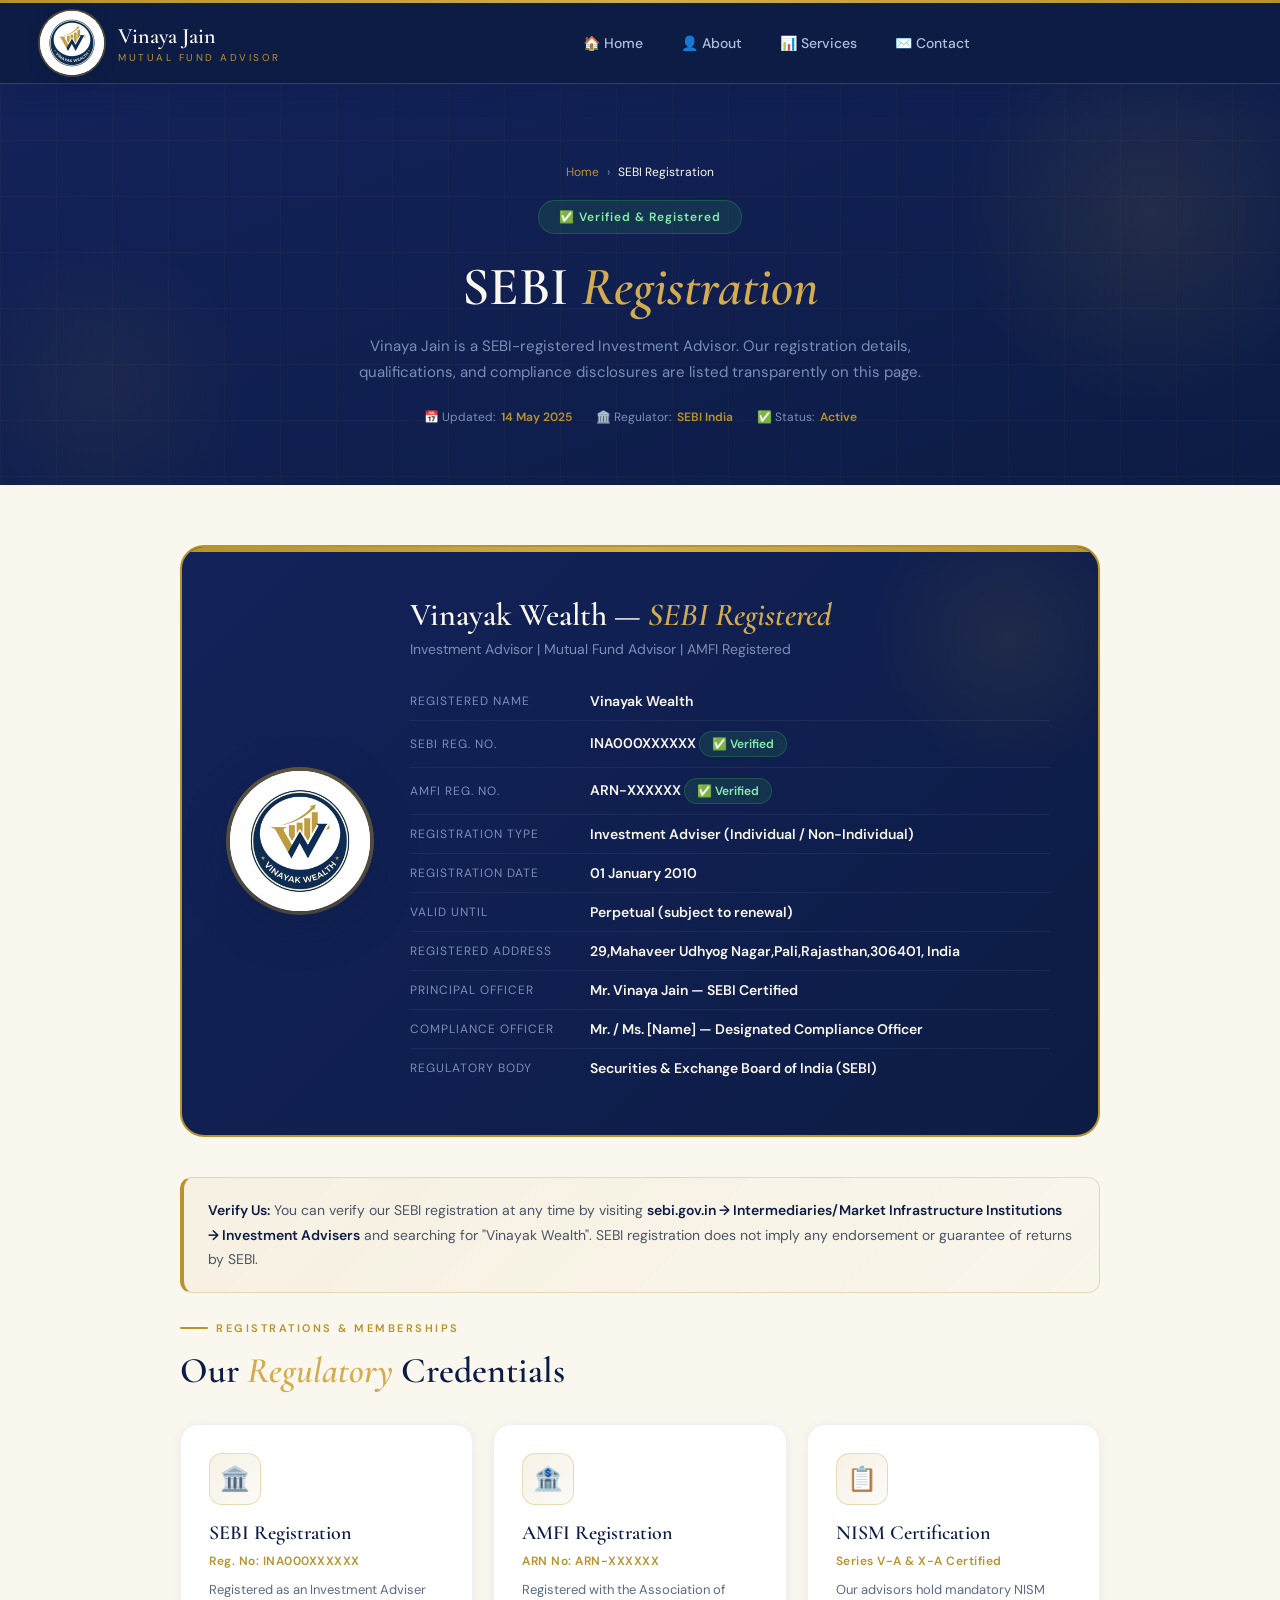
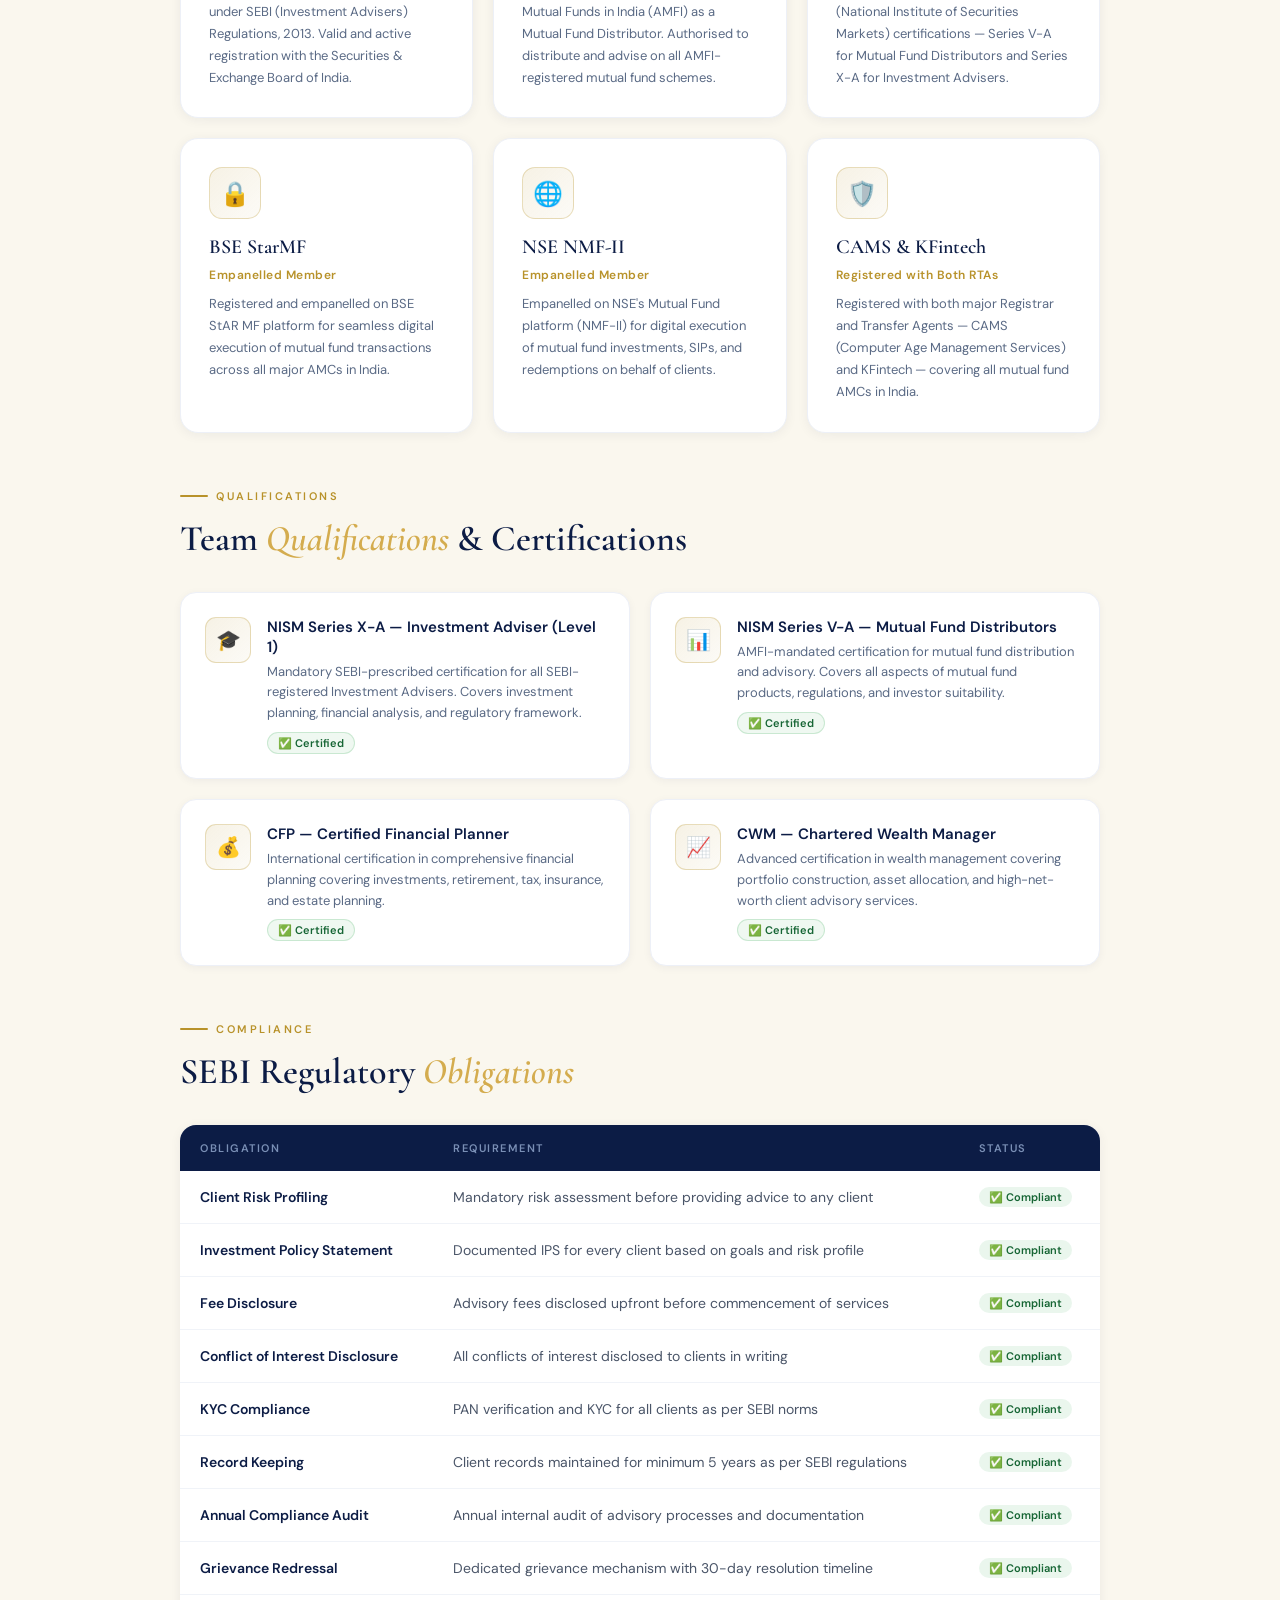
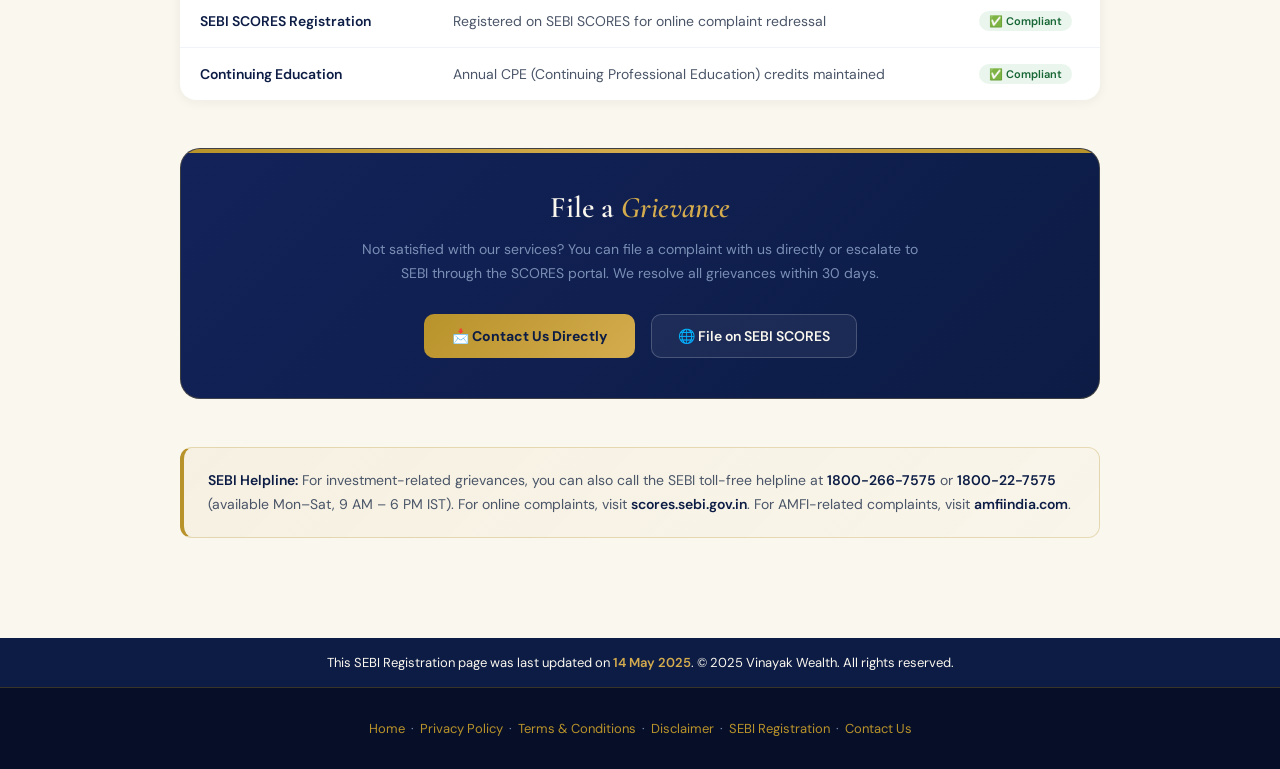
<file: sebireg.html>
<!DOCTYPE html>
<html lang="en">
<head>
    <meta charset="UTF-8">
    <meta name="viewport" content="width=device-width, initial-scale=1.0">
    <title>SEBI Registration | Vinayak Wealth</title>
    <link rel="icon" type="image/x-icon" href="image\vinayak_wealth img.jpeg">
    <link href="https://fonts.googleapis.com/css2?family=Cormorant+Garamond:wght@300;400;500;600;700&family=DM+Sans:wght@300;400;500;600&display=swap" rel="stylesheet">
    <!-- Google Tag Manager -->
<script>(function(w,d,s,l,i){w[l]=w[l]||[];w[l].push({'gtm.start':
new Date().getTime(),event:'gtm.js'});var f=d.getElementsByTagName(s)[0],
j=d.createElement(s),dl=l!='dataLayer'?'&l='+l:'';j.async=true;j.src=
'https://www.googletagmanager.com/gtm.js?id='+i+dl;f.parentNode.insertBefore(j,f);
})(window,document,'script','dataLayer','GTM-MNHGVZ4M');</script>
<!-- End Google Tag Manager -->
    <style>
        *, *::before, *::after { box-sizing:border-box; margin:0; padding:0; }
        :root {
            --gold:#B8922A; --gold-light:#D4AC4E; --gold-pale:#EDD98A;
            --navy:#0C1C45; --navy-mid:#132259; --navy-light:#1E3478;
            --cream:#FAF7EE; --text-muted:#7A8FB5;
            --border:rgba(184,146,42,0.28);
        }
        html { scroll-behavior:smooth; }
        body { font-family:'DM Sans',sans-serif; background:var(--cream); color:var(--navy); overflow-x:hidden; }

        /* ── NAVBAR ── */
        .navbar { position:sticky; top:0; z-index:1000; width:100%; background:var(--navy); border-bottom:1px solid var(--border); box-shadow:0 4px 24px rgba(12,28,69,0.35); }
        .navbar::before { content:''; display:block; height:3px; background:linear-gradient(90deg,var(--gold),var(--gold-light),var(--gold)); }
        .nav-inner { max-width:1280px; margin:0 auto; padding:0 40px; height:80px; display:flex; align-items:center; justify-content:space-between; gap:32px; }
        .nav-logo { display:flex; align-items:center; gap:14px; text-decoration:none; flex-shrink:0; }
        .nav-logo-img { width:64px; height:64px; border-radius:50%; background:#fff; overflow:hidden; box-shadow:0 4px 14px rgba(12,28,69,0.4),0 0 0 2px rgba(184,146,42,0.45); }
        .nav-logo-img img { width:100%; height:100%; object-fit:contain; }
        .nav-brand-name { font-family:'Cormorant Garamond',serif; font-size:22px; font-weight:600; color:var(--cream); }
        .nav-brand-sub { font-size:10px; letter-spacing:2.5px; text-transform:uppercase; color:var(--gold); margin-top:2px; }
        .nav-links { display:flex; align-items:center; gap:6px; list-style:none; flex:1; justify-content:center; }
        .nav-links li a { display:flex; align-items:center; gap:6px; padding:8px 16px; font-size:14px; font-weight:500; color:#B0BEDC; text-decoration:none; border-radius:8px; transition:color .22s,background .22s; position:relative; white-space:nowrap; }
        .nav-links li a::after { content:''; position:absolute; bottom:4px; left:16px; right:16px; height:2px; background:var(--gold); border-radius:2px; transform:scaleX(0); transition:transform .25s ease; }
        .nav-links li a:hover { color:var(--cream); background:rgba(255,255,255,0.05); }
        .nav-links li a:hover::after { transform:scaleX(1); }
        .btn-nav-cta { display:flex; align-items:center; gap:8px; padding:10px 24px; background:linear-gradient(135deg,var(--gold),var(--gold-light)); color:var(--navy); font-size:13px; font-weight:700; border:none; border-radius:9px; cursor:pointer; text-decoration:none; transition:transform .2s; white-space:nowrap; }
        .btn-nav-cta:hover { transform:translateY(-2px); box-shadow:0 8px 24px rgba(184,146,42,0.4); }
        .hamburger { display:none; flex-direction:column; justify-content:center; gap:5px; width:38px; height:38px; padding:6px; background:rgba(255,255,255,0.05); border:1px solid var(--border); border-radius:8px; cursor:pointer; flex-shrink:0; }
        .hamburger span { display:block; height:2px; background:var(--cream); border-radius:2px; transition:transform .3s,opacity .3s,width .3s; transform-origin:center; }
        .hamburger span:nth-child(2) { width:70%; }
        .hamburger.open span:nth-child(1) { transform:translateY(7px) rotate(45deg); }
        .hamburger.open span:nth-child(2) { opacity:0; width:0; }
        .hamburger.open span:nth-child(3) { transform:translateY(-7px) rotate(-45deg); }
        .mobile-menu { display:none; flex-direction:column; background:var(--navy-mid); border-top:1px solid var(--border); padding:12px 20px 20px; gap:4px; }
        .mobile-menu.open { display:flex; }
        .mobile-menu a { display:flex; align-items:center; gap:12px; padding:13px 16px; font-size:15px; font-weight:500; color:#B0BEDC; text-decoration:none; border-radius:10px; border-bottom:1px solid rgba(255,255,255,0.04); transition:background .2s,color .2s; }
        .mobile-menu a:hover { background:rgba(184,146,42,0.08); color:var(--gold-light); }

        /* ── HERO ── */
        .hero {
            background:linear-gradient(160deg,var(--navy-mid) 0%,var(--navy) 100%);
            padding:80px 0 60px; position:relative; overflow:hidden; text-align:center;
        }
        .hero::before { content:''; position:absolute; top:-80px; right:-80px; width:420px; height:420px; border-radius:50%; background:radial-gradient(circle,rgba(184,146,42,0.12) 0%,transparent 65%); }
        .hero::after  { content:''; position:absolute; bottom:-60px; left:-60px; width:320px; height:320px; border-radius:50%; background:radial-gradient(circle,rgba(184,146,42,0.07) 0%,transparent 65%); }
        .hero-grid { position:absolute; inset:0; background-image:linear-gradient(rgba(184,146,42,0.04) 1px,transparent 1px),linear-gradient(90deg,rgba(184,146,42,0.04) 1px,transparent 1px); background-size:56px 56px; }
        .hero-inner { position:relative; z-index:1; max-width:700px; margin:0 auto; padding:0 40px; }
        .hero-breadcrumb { display:flex; align-items:center; justify-content:center; gap:8px; font-size:12px; color:var(--text-muted); margin-bottom:20px; }
        .hero-breadcrumb a { color:var(--gold); text-decoration:none; }
        .hero-badge { display:inline-flex; align-items:center; gap:8px; background:rgba(52,168,83,0.15); border:1px solid rgba(52,168,83,0.3); border-radius:40px; padding:8px 20px; font-size:12px; font-weight:600; color:#86EFAC; letter-spacing:1px; margin-bottom:22px; }
        .hero-title { font-family:'Cormorant Garamond',serif; font-size:54px; font-weight:600; color:var(--cream); line-height:1.15; margin-bottom:16px; }
        .hero-title em { font-style:italic; color:var(--gold-light); }
        .hero-sub { font-size:15px; color:var(--text-muted); line-height:1.7; margin-bottom:24px; }
        .hero-meta { display:flex; align-items:center; justify-content:center; gap:24px; flex-wrap:wrap; }
        .hero-meta-item { display:flex; align-items:center; gap:6px; font-size:12px; color:var(--text-muted); }
        .hero-meta-item span { color:var(--gold); font-weight:600; }

        /* ── MAIN ── */
        .main { max-width:1000px; margin:0 auto; padding:60px 40px 80px; }

        /* ── REGISTRATION CARD ── */
        .reg-card {
            background:linear-gradient(135deg,var(--navy-mid),var(--navy));
            border:2px solid var(--gold);
            border-radius:24px; padding:48px;
            position:relative; overflow:hidden;
            margin-bottom:40px;
        }
        .reg-card::before { content:''; position:absolute; top:0; left:0; right:0; height:5px; background:linear-gradient(90deg,var(--gold),var(--gold-light),var(--gold)); }
        .reg-card::after { content:''; position:absolute; top:-60px; right:-60px; width:300px; height:300px; border-radius:50%; background:radial-gradient(circle,rgba(184,146,42,0.1) 0%,transparent 65%); }
        .reg-card-inner { position:relative; z-index:1; display:grid; grid-template-columns:auto 1fr; gap:40px; align-items:center; }
        .reg-seal { width:140px; height:140px; border-radius:50%; background:#fff; display:flex; align-items:center; justify-content:center; overflow:hidden; box-shadow:0 12px 40px rgba(12,28,69,0.5),0 0 0 4px rgba(184,146,42,0.5); flex-shrink:0; }
        .reg-seal img { width:100%; height:100%; object-fit:contain; }
        .reg-details h2 { font-family:'Cormorant Garamond',serif; font-size:32px; font-weight:600; color:var(--cream); margin-bottom:6px; }
        .reg-details h2 em { font-style:italic; color:var(--gold-light); }
        .reg-details .reg-sub { font-size:14px; color:var(--text-muted); margin-bottom:24px; }
        .reg-table { width:100%; border-collapse:collapse; }
        .reg-table tr { border-bottom:1px solid rgba(255,255,255,0.06); }
        .reg-table tr:last-child { border-bottom:none; }
        .reg-table td { padding:10px 0; font-size:14px; }
        .reg-table td:first-child { color:var(--text-muted); font-size:12px; text-transform:uppercase; letter-spacing:1px; width:180px; }
        .reg-table td:last-child { color:var(--cream); font-weight:600; }
        .verified-badge { display:inline-flex; align-items:center; gap:6px; background:rgba(52,168,83,0.15); border:1px solid rgba(52,168,83,0.3); border-radius:20px; padding:4px 12px; font-size:12px; font-weight:600; color:#86EFAC; }

        /* ── COMPLIANCE CARDS ── */
        .section-label { display:inline-flex; align-items:center; gap:8px; font-size:11px; font-weight:600; letter-spacing:2.5px; text-transform:uppercase; color:var(--gold); margin-bottom:14px; }
        .section-label::before { content:''; width:28px; height:2px; background:var(--gold); border-radius:2px; }
        .section-title { font-family:'Cormorant Garamond',serif; font-size:36px; font-weight:600; color:var(--navy); margin-bottom:32px; }
        .section-title em { font-style:italic; color:var(--gold-light); }

        .compliance-grid { display:grid; grid-template-columns:repeat(3,1fr); gap:20px; margin-bottom:48px; }
        .compliance-card { background:#fff; border:1px solid #EDF0F7; border-radius:18px; padding:28px; box-shadow:0 2px 12px rgba(12,28,69,0.06); transition:transform .25s,box-shadow .25s,border-color .25s; position:relative; overflow:hidden; }
        .compliance-card::before { content:''; position:absolute; top:0; left:0; right:0; height:3px; background:linear-gradient(90deg,var(--gold),var(--gold-light)); transform:scaleX(0); transform-origin:left; transition:transform .35s ease; }
        .compliance-card:hover { transform:translateY(-4px); box-shadow:0 12px 32px rgba(12,28,69,0.1); border-color:var(--border); }
        .compliance-card:hover::before { transform:scaleX(1); }
        .cc-icon { width:52px; height:52px; border-radius:13px; background:linear-gradient(135deg,rgba(184,146,42,0.12),rgba(184,146,42,0.04)); border:1px solid var(--border); display:flex; align-items:center; justify-content:center; font-size:24px; margin-bottom:16px; }
        .cc-title { font-family:'Cormorant Garamond',serif; font-size:20px; font-weight:600; color:var(--navy); margin-bottom:8px; }
        .cc-reg { font-size:12px; font-weight:600; color:var(--gold); letter-spacing:0.5px; margin-bottom:10px; }
        .cc-desc { font-size:13px; color:#5A6A85; line-height:1.7; }

        /* ── QUALIFICATIONS ── */
        .qual-grid { display:grid; grid-template-columns:repeat(2,1fr); gap:20px; margin-bottom:48px; }
        .qual-card { background:#fff; border:1px solid #EDF0F7; border-radius:16px; padding:24px; display:flex; align-items:flex-start; gap:16px; box-shadow:0 2px 8px rgba(12,28,69,0.05); transition:transform .2s; }
        .qual-card:hover { transform:translateY(-3px); }
        .qual-icon { width:46px; height:46px; border-radius:11px; background:linear-gradient(135deg,rgba(184,146,42,0.12),rgba(184,146,42,0.04)); border:1px solid var(--border); display:flex; align-items:center; justify-content:center; font-size:20px; flex-shrink:0; }
        .qual-card h4 { font-size:15px; font-weight:600; color:var(--navy); margin-bottom:5px; }
        .qual-card p { font-size:13px; color:#5A6A85; line-height:1.6; }
        .qual-badge { display:inline-flex; align-items:center; gap:4px; background:rgba(52,168,83,0.08); border:1px solid rgba(52,168,83,0.2); border-radius:20px; padding:3px 10px; font-size:11px; font-weight:600; color:#166534; margin-top:8px; }

        /* ── OBLIGATIONS TABLE ── */
        .obligations-table { width:100%; border-collapse:collapse; background:#fff; border-radius:16px; overflow:hidden; box-shadow:0 2px 12px rgba(12,28,69,0.06); margin-bottom:48px; }
        .obligations-table thead tr { background:var(--navy); }
        .obligations-table thead th { padding:16px 20px; text-align:left; font-size:11px; font-weight:600; letter-spacing:1.5px; text-transform:uppercase; color:var(--text-muted); }
        .obligations-table tbody tr { border-bottom:1px solid #F0F3F8; transition:background .2s; }
        .obligations-table tbody tr:hover { background:#F7F9FF; }
        .obligations-table tbody tr:last-child { border-bottom:none; }
        .obligations-table tbody td { padding:16px 20px; font-size:14px; color:#4A5568; }
        .obligations-table tbody td:first-child { font-weight:600; color:var(--navy); }
        .status-done { display:inline-flex; align-items:center; gap:5px; background:rgba(52,168,83,0.1); color:#166534; border-radius:20px; padding:3px 10px; font-size:11px; font-weight:600; }

        /* ── GRIEVANCE SECTION ── */
        .grievance-box {
            background:linear-gradient(135deg,var(--navy-mid),var(--navy));
            border:1px solid var(--border); border-radius:20px; padding:40px;
            text-align:center; position:relative; overflow:hidden; margin-bottom:48px;
        }
        .grievance-box::before { content:''; position:absolute; top:0; left:0; right:0; height:4px; background:linear-gradient(90deg,var(--gold),var(--gold-light),var(--gold)); }
        .grievance-box h3 { font-family:'Cormorant Garamond',serif; font-size:30px; font-weight:600; color:var(--cream); margin-bottom:12px; }
        .grievance-box h3 em { font-style:italic; color:var(--gold-light); }
        .grievance-box p { font-size:14px; color:var(--text-muted); line-height:1.7; max-width:560px; margin:0 auto 28px; }
        .grievance-btns { display:flex; justify-content:center; gap:16px; flex-wrap:wrap; }
        .btn-gold { display:inline-flex; align-items:center; gap:8px; padding:13px 28px; background:linear-gradient(135deg,var(--gold),var(--gold-light)); color:var(--navy); font-size:14px; font-weight:700; border:none; border-radius:10px; cursor:pointer; text-decoration:none; transition:transform .2s,box-shadow .2s; }
        .btn-gold:hover { transform:translateY(-2px); box-shadow:0 8px 24px rgba(184,146,42,0.4); }
        .btn-outline-light { display:inline-flex; align-items:center; gap:8px; padding:12px 26px; background:rgba(255,255,255,0.06); color:var(--cream); font-size:14px; font-weight:600; border:1.5px solid rgba(255,255,255,0.2); border-radius:10px; cursor:pointer; text-decoration:none; transition:background .2s,border-color .2s; }
        .btn-outline-light:hover { background:rgba(255,255,255,0.1); border-color:rgba(255,255,255,0.35); }

        /* ── HIGHLIGHT & WARNING ── */
        .highlight-box { background:linear-gradient(135deg,rgba(184,146,42,0.06),rgba(184,146,42,0.02)); border:1px solid var(--border); border-left:4px solid var(--gold); border-radius:12px; padding:20px 24px; margin:20px 0; }
        .highlight-box p { font-size:14px; color:#4A5568; line-height:1.75; margin:0; }
        .highlight-box strong { color:var(--navy); font-weight:600; }

        /* Last Updated bar */
        .last-updated { background:var(--navy); color:var(--cream); text-align:center; padding:16px; font-size:13px; }
        .last-updated span { color:var(--gold-light); font-weight:600; }

        /* Footer strip */
        .footer-strip { background:#070F28; padding:32px 40px; border-top:1px solid var(--border); text-align:center; }
        .footer-strip p { font-size:13px; color:var(--text-muted); }
        .footer-strip a { color:var(--gold); text-decoration:none; }
        .footer-strip a:hover { color:var(--gold-light); }

        /* ── RESPONSIVE ── */
        @media (max-width:900px) {
            .nav-inner { padding:0 24px; }
            .nav-links, .btn-nav-cta { display:none; }
            .hamburger { display:flex; }
            .main { padding:40px 28px 60px; }
            .reg-card { padding:32px 24px; }
            .reg-card-inner { grid-template-columns:1fr; text-align:center; gap:24px; }
            .reg-seal { margin:0 auto; }
            .compliance-grid { grid-template-columns:1fr 1fr; }
            .qual-grid { grid-template-columns:1fr; }
            .hero-title { font-size:40px; }
        }
        @media (max-width:600px) {
            .hero-inner { padding:0 20px; }
            .hero-title { font-size:32px; }
            .main { padding:28px 20px 48px; }
            .compliance-grid { grid-template-columns:1fr; }
            .obligations-table thead th, .obligations-table tbody td { padding:12px 14px; font-size:13px; }
            .grievance-box { padding:28px 20px; }
        }
    </style>
</head>
<!-- Google tag (gtag.js) -->
<script async src="https://www.googletagmanager.com/gtag/js?id=G-V22GM14QTB"></script>
<script>
  window.dataLayer = window.dataLayer || [];
  function gtag(){dataLayer.push(arguments);}
  gtag('js', new Date());

  gtag('config', 'G-V22GM14QTB');
</script>
<body>
<!-- Google Tag Manager (noscript) -->
<noscript><iframe src="https://www.googletagmanager.com/ns.html?id=GTM-MNHGVZ4M"
height="0" width="0" style="display:none;visibility:hidden"></iframe></noscript>
<!-- End Google Tag Manager (noscript) -->
<!-- NAVBAR -->
<nav class="navbar" id="mainNav">
    <div class="nav-inner">
        <a href="index.html" class="nav-logo">
            <div class="nav-logo-img"><img src="[data-uri]" alt="Vinayak Wealth"></div>
            <div>
                <div class="nav-brand-name">Vinaya Jain</div>
                <div class="nav-brand-sub">Mutual Fund Advisor</div>
            </div>
        </a>
        <ul class="nav-links">
            <li><a href="index.html">🏠 Home</a></li>
            <li><a href="index.html#about">👤 About</a></li>
            <li><a href="index.html#services">📊 Services</a></li>
            <li><a href="index.html#contact">✉️ Contact</a></li>
        </ul>
        <button class="hamburger" id="hamburger"><span></span><span></span><span></span></button>
    </div>
    <div class="mobile-menu" id="mobileMenu">
        <a href="index.html">🏠 Home</a>
        <a href="index.html#about">👤 About</a>
        <a href="index.html#services">📊 Services</a>
        <a href="index.html#contact">✉️ Contact</a>
    </div>
</nav>

<!-- HERO -->
<section class="hero">
    <div class="hero-grid"></div>
    <div class="hero-inner">
        <div class="hero-breadcrumb">
            <a href="index.html">Home</a> <span>›</span>
            <span style="color:var(--cream);">SEBI Registration</span>
        </div>
        <div class="hero-badge">✅ Verified & Registered</div>
        <h1 class="hero-title">SEBI <em>Registration</em></h1>
        <p class="hero-sub">Vinaya Jain is a SEBI-registered Investment Advisor. Our registration details, qualifications, and compliance disclosures are listed transparently on this page.</p>
        <div class="hero-meta">
            <div class="hero-meta-item">📅 Updated: <span>14 May 2025</span></div>
            <div class="hero-meta-item">🏛️ Regulator: <span>SEBI India</span></div>
            <div class="hero-meta-item">✅ Status: <span>Active</span></div>
        </div>
    </div>
</section>

<!-- MAIN -->
<div class="main">

    <!-- REGISTRATION CERTIFICATE CARD -->
    <div class="reg-card">
        <div class="reg-card-inner">
            <div class="reg-seal">
                <img src="[data-uri]" alt="Vinayak Wealth">
            </div>
            <div class="reg-details">
                <h2>Vinayak Wealth — <em>SEBI Registered</em></h2>
                <p class="reg-sub">Investment Advisor | Mutual Fund Advisor | AMFI Registered</p>
                <table class="reg-table">
                    <tr>
                        <td>Registered Name</td>
                        <td>Vinayak Wealth</td>
                    </tr>
                    <tr>
                        <td>SEBI Reg. No.</td>
                        <td>INA000XXXXXX <span class="verified-badge">✅ Verified</span></td>
                    </tr>
                    <tr>
                        <td>AMFI Reg. No.</td>
                        <td>ARN-XXXXXX <span class="verified-badge">✅ Verified</span></td>
                    </tr>
                    <tr>
                        <td>Registration Type</td>
                        <td>Investment Adviser (Individual / Non-Individual)</td>
                    </tr>
                    <tr>
                        <td>Registration Date</td>
                        <td>01 January 2010</td>
                    </tr>
                    <tr>
                        <td>Valid Until</td>
                        <td>Perpetual (subject to renewal)</td>
                    </tr>
                    <tr>
                        <td>Registered Address</td>
                        <td>29,Mahaveer Udhyog Nagar,Pali,Rajasthan,306401, India</td>
                    </tr>
                    <tr>
                        <td>Principal Officer</td>
                        <td>Mr. Vinaya Jain — SEBI Certified</td>
                    </tr>
                    <tr>
                        <td>Compliance Officer</td>
                        <td>Mr. / Ms. [Name] — Designated Compliance Officer</td>
                    </tr>
                    <tr>
                        <td>Regulatory Body</td>
                        <td>Securities & Exchange Board of India (SEBI)</td>
                    </tr>
                </table>
            </div>
        </div>
    </div>

    <div class="highlight-box">
        <p><strong>Verify Us:</strong> You can verify our SEBI registration at any time by visiting <strong>sebi.gov.in → Intermediaries/Market Infrastructure Institutions → Investment Advisers</strong> and searching for "Vinayak Wealth". SEBI registration does not imply any endorsement or guarantee of returns by SEBI.</p>
    </div>

    <!-- REGISTRATIONS & MEMBERSHIPS -->
    <div class="section-label">Registrations & Memberships</div>
    <h2 class="section-title">Our <em>Regulatory</em> Credentials</h2>

    <div class="compliance-grid">
        <div class="compliance-card">
            <div class="cc-icon">🏛️</div>
            <div class="cc-title">SEBI Registration</div>
            <div class="cc-reg">Reg. No: INA000XXXXXX</div>
            <p class="cc-desc">Registered as an Investment Adviser under SEBI (Investment Advisers) Regulations, 2013. Valid and active registration with the Securities & Exchange Board of India.</p>
        </div>
        <div class="compliance-card">
            <div class="cc-icon">🏦</div>
            <div class="cc-title">AMFI Registration</div>
            <div class="cc-reg">ARN No: ARN-XXXXXX</div>
            <p class="cc-desc">Registered with the Association of Mutual Funds in India (AMFI) as a Mutual Fund Distributor. Authorised to distribute and advise on all AMFI-registered mutual fund schemes.</p>
        </div>
        <div class="compliance-card">
            <div class="cc-icon">📋</div>
            <div class="cc-title">NISM Certification</div>
            <div class="cc-reg">Series V-A & X-A Certified</div>
            <p class="cc-desc">Our advisors hold mandatory NISM (National Institute of Securities Markets) certifications — Series V-A for Mutual Fund Distributors and Series X-A for Investment Advisers.</p>
        </div>
        <div class="compliance-card">
            <div class="cc-icon">🔒</div>
            <div class="cc-title">BSE StarMF</div>
            <div class="cc-reg">Empanelled Member</div>
            <p class="cc-desc">Registered and empanelled on BSE StAR MF platform for seamless digital execution of mutual fund transactions across all major AMCs in India.</p>
        </div>
        <div class="compliance-card">
            <div class="cc-icon">🌐</div>
            <div class="cc-title">NSE NMF-II</div>
            <div class="cc-reg">Empanelled Member</div>
            <p class="cc-desc">Empanelled on NSE's Mutual Fund platform (NMF-II) for digital execution of mutual fund investments, SIPs, and redemptions on behalf of clients.</p>
        </div>
        <div class="compliance-card">
            <div class="cc-icon">🛡️</div>
            <div class="cc-title">CAMS & KFintech</div>
            <div class="cc-reg">Registered with Both RTAs</div>
            <p class="cc-desc">Registered with both major Registrar and Transfer Agents — CAMS (Computer Age Management Services) and KFintech — covering all mutual fund AMCs in India.</p>
        </div>
    </div>

    <!-- QUALIFICATIONS -->
    <div class="section-label">Qualifications</div>
    <h2 class="section-title">Team <em>Qualifications</em> & Certifications</h2>

    <div class="qual-grid">
        <div class="qual-card">
            <div class="qual-icon">🎓</div>
            <div>
                <h4>NISM Series X-A — Investment Adviser (Level 1)</h4>
                <p>Mandatory SEBI-prescribed certification for all SEBI-registered Investment Advisers. Covers investment planning, financial analysis, and regulatory framework.</p>
                <span class="qual-badge">✅ Certified</span>
            </div>
        </div>
        <div class="qual-card">
            <div class="qual-icon">📊</div>
            <div>
                <h4>NISM Series V-A — Mutual Fund Distributors</h4>
                <p>AMFI-mandated certification for mutual fund distribution and advisory. Covers all aspects of mutual fund products, regulations, and investor suitability.</p>
                <span class="qual-badge">✅ Certified</span>
            </div>
        </div>
        <div class="qual-card">
            <div class="qual-icon">💰</div>
            <div>
                <h4>CFP — Certified Financial Planner</h4>
                <p>International certification in comprehensive financial planning covering investments, retirement, tax, insurance, and estate planning.</p>
                <span class="qual-badge">✅ Certified</span>
            </div>
        </div>
        <div class="qual-card">
            <div class="qual-icon">📈</div>
            <div>
                <h4>CWM — Chartered Wealth Manager</h4>
                <p>Advanced certification in wealth management covering portfolio construction, asset allocation, and high-net-worth client advisory services.</p>
                <span class="qual-badge">✅ Certified</span>
            </div>
        </div>
    </div>

    <!-- SEBI OBLIGATIONS -->
    <div class="section-label">Compliance</div>
    <h2 class="section-title">SEBI Regulatory <em>Obligations</em></h2>

    <table class="obligations-table">
        <thead>
            <tr>
                <th>Obligation</th>
                <th>Requirement</th>
                <th>Status</th>
            </tr>
        </thead>
        <tbody>
            <tr>
                <td>Client Risk Profiling</td>
                <td>Mandatory risk assessment before providing advice to any client</td>
                <td><span class="status-done">✅ Compliant</span></td>
            </tr>
            <tr>
                <td>Investment Policy Statement</td>
                <td>Documented IPS for every client based on goals and risk profile</td>
                <td><span class="status-done">✅ Compliant</span></td>
            </tr>
            <tr>
                <td>Fee Disclosure</td>
                <td>Advisory fees disclosed upfront before commencement of services</td>
                <td><span class="status-done">✅ Compliant</span></td>
            </tr>
            <tr>
                <td>Conflict of Interest Disclosure</td>
                <td>All conflicts of interest disclosed to clients in writing</td>
                <td><span class="status-done">✅ Compliant</span></td>
            </tr>
            <tr>
                <td>KYC Compliance</td>
                <td>PAN verification and KYC for all clients as per SEBI norms</td>
                <td><span class="status-done">✅ Compliant</span></td>
            </tr>
            <tr>
                <td>Record Keeping</td>
                <td>Client records maintained for minimum 5 years as per SEBI regulations</td>
                <td><span class="status-done">✅ Compliant</span></td>
            </tr>
            <tr>
                <td>Annual Compliance Audit</td>
                <td>Annual internal audit of advisory processes and documentation</td>
                <td><span class="status-done">✅ Compliant</span></td>
            </tr>
            <tr>
                <td>Grievance Redressal</td>
                <td>Dedicated grievance mechanism with 30-day resolution timeline</td>
                <td><span class="status-done">✅ Compliant</span></td>
            </tr>
            <tr>
                <td>SEBI SCORES Registration</td>
                <td>Registered on SEBI SCORES for online complaint redressal</td>
                <td><span class="status-done">✅ Compliant</span></td>
            </tr>
            <tr>
                <td>Continuing Education</td>
                <td>Annual CPE (Continuing Professional Education) credits maintained</td>
                <td><span class="status-done">✅ Compliant</span></td>
            </tr>
        </tbody>
    </table>

    <!-- GRIEVANCE SECTION -->
    <div class="grievance-box">
        <h3>File a <em>Grievance</em></h3>
        <p>Not satisfied with our services? You can file a complaint with us directly or escalate to SEBI through the SCORES portal. We resolve all grievances within 30 days.</p>
        <div class="grievance-btns">
            <a href="index.html#contact" class="btn-gold">📩 Contact Us Directly</a>
            <a href="https://scores.sebi.gov.in" target="_blank" class="btn-outline-light">🌐 File on SEBI SCORES</a>
        </div>
    </div>

    <!-- SEBI HELPLINE -->
    <div class="highlight-box">
        <p>
            <strong>SEBI Helpline:</strong> For investment-related grievances, you can also call the SEBI toll-free helpline at <strong>1800-266-7575</strong> or <strong>1800-22-7575</strong> (available Mon–Sat, 9 AM – 6 PM IST).
            For online complaints, visit <strong>scores.sebi.gov.in</strong>. For AMFI-related complaints, visit <strong>amfiindia.com</strong>.
        </p>
    </div>

</div>

<!-- LAST UPDATED BAR -->
<div class="last-updated">
    This SEBI Registration page was last updated on <span>14 May 2025</span>. © 2025 Vinayak Wealth. All rights reserved.
</div>

<!-- FOOTER STRIP -->
<div class="footer-strip">
    <p>
        <a href="index.html">Home</a> &nbsp;·&nbsp;
        <a href="privacypage.html">Privacy Policy</a> &nbsp;·&nbsp;
        <a href="terms.html">Terms & Conditions</a> &nbsp;·&nbsp;
        <a href="disclaimer.html">Disclaimer</a> &nbsp;·&nbsp;
        <a href="sebireg.html">SEBI Registration</a> &nbsp;·&nbsp;
        <a href="index.html#contact">Contact Us</a>
    </p>
</div>

<script>
const hamburger  = document.getElementById('hamburger');
const mobileMenu = document.getElementById('mobileMenu');
hamburger.addEventListener('click', () => { hamburger.classList.toggle('open'); mobileMenu.classList.toggle('open'); });
document.addEventListener('click', e => { if (!hamburger.contains(e.target) && !mobileMenu.contains(e.target)) { hamburger.classList.remove('open'); mobileMenu.classList.remove('open'); } });
window.addEventListener('scroll', () => {
    document.getElementById('mainNav').style.boxShadow = window.scrollY > 10 ? '0 6px 32px rgba(12,28,69,0.55)' : '0 4px 24px rgba(12,28,69,0.35)';
});
</script>
</body>
</html>
</file>
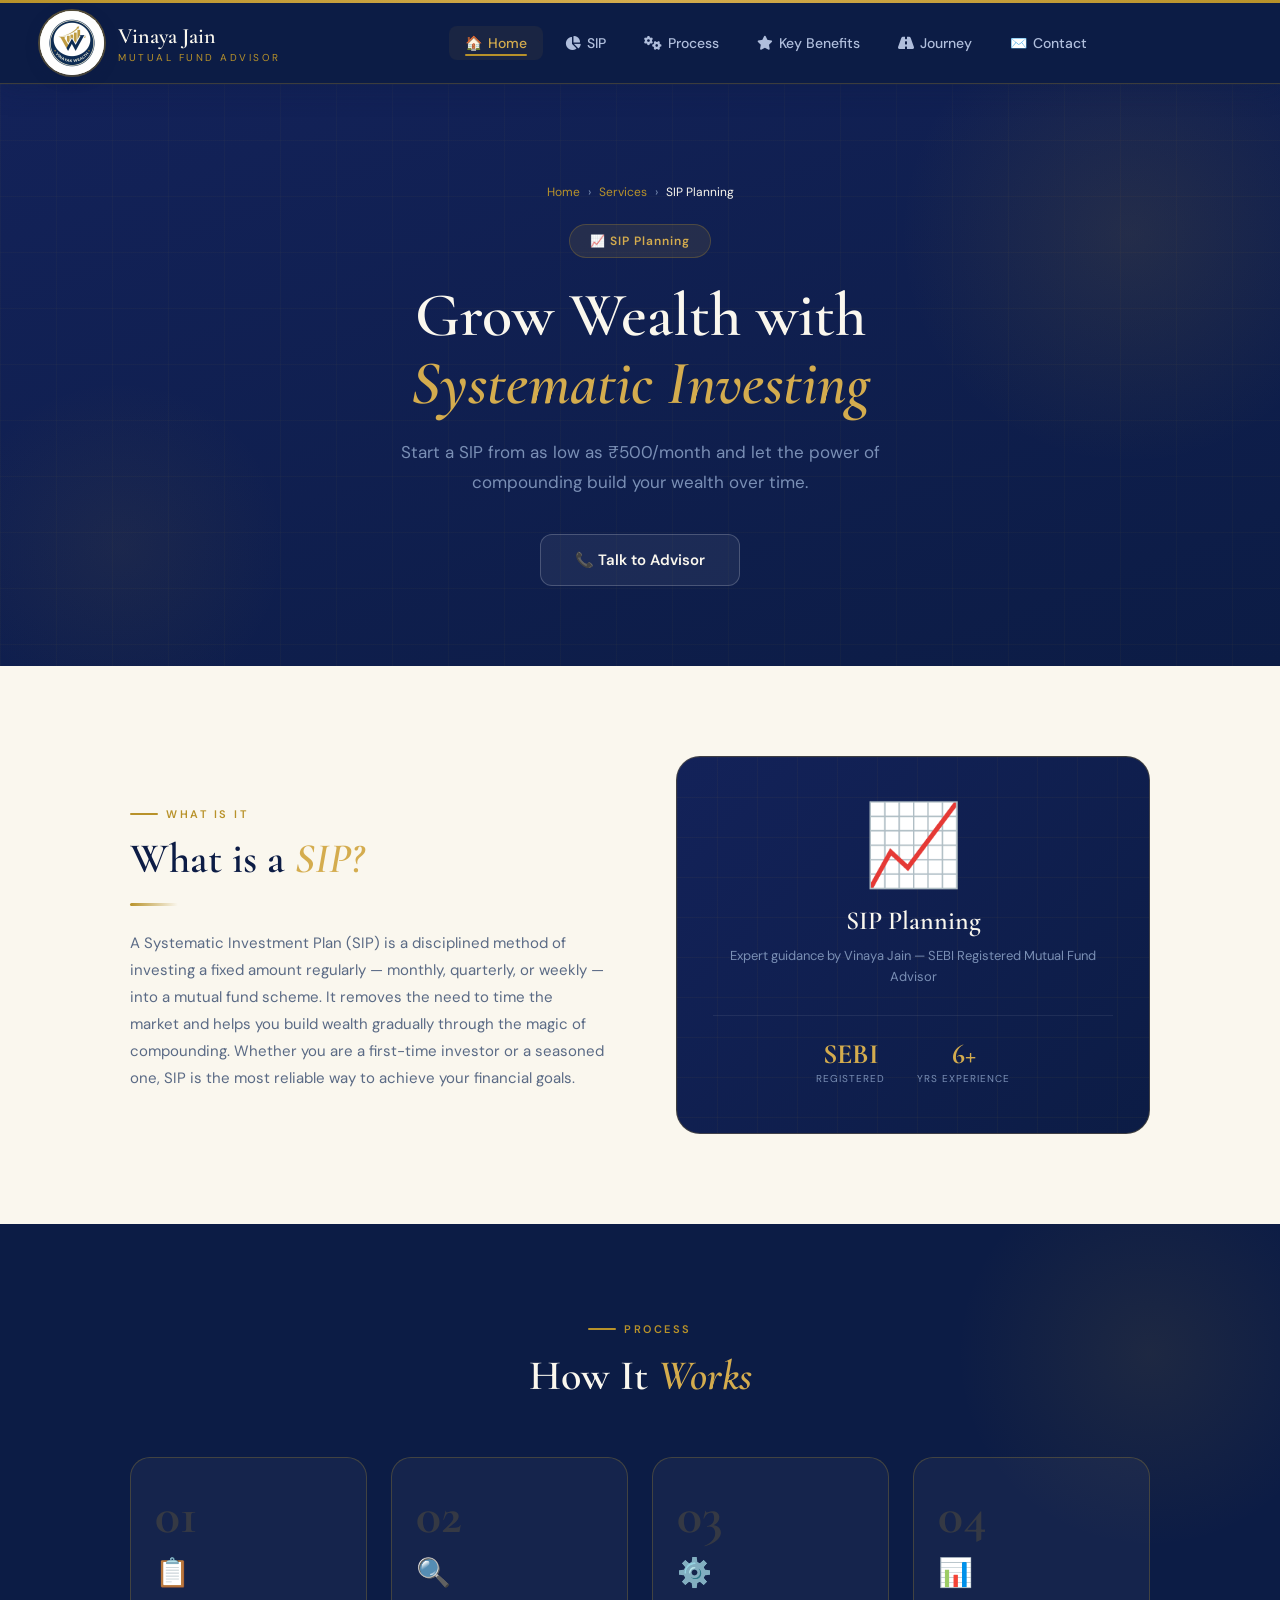
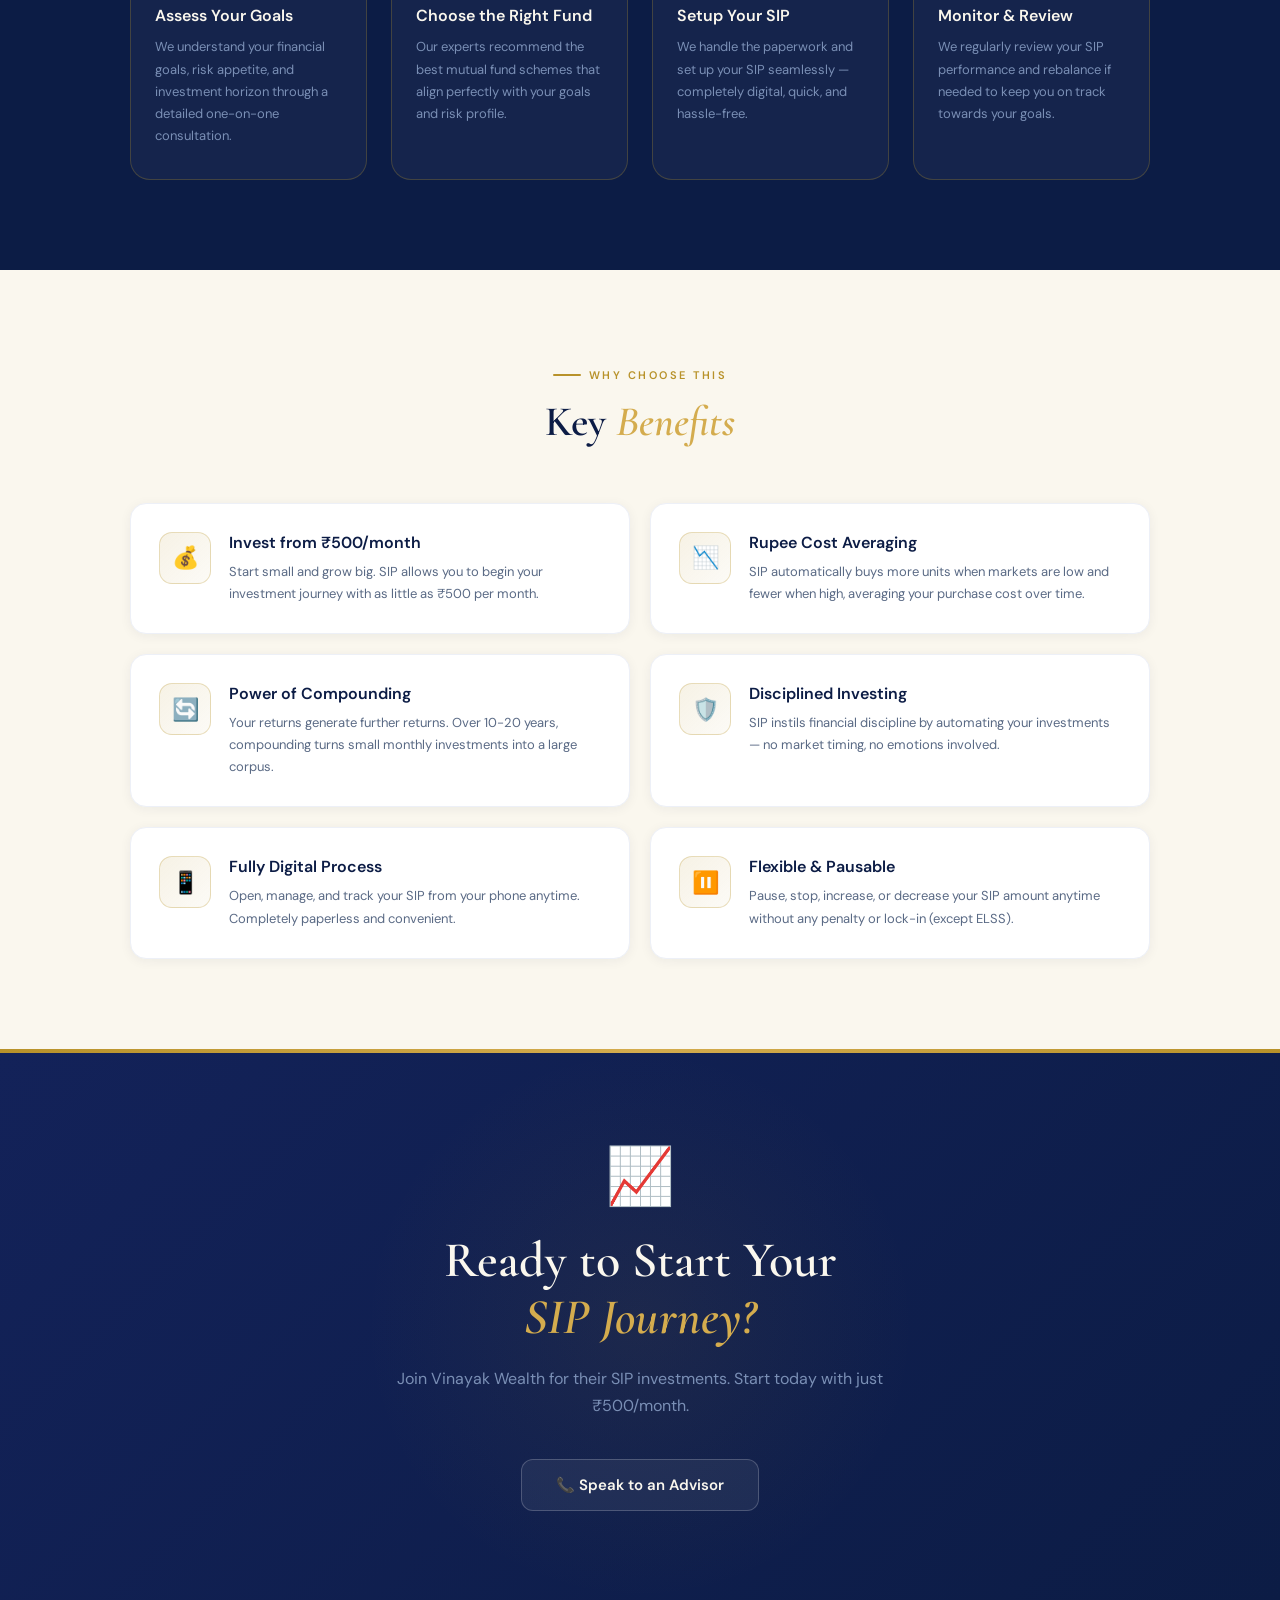
<file: sipService.html>
<!DOCTYPE html>
<html lang="en">
<head>
    <meta charset="UTF-8">
    <meta name="viewport" content="width=device-width, initial-scale=1.0">
    <title>SIP Planning | Vinayak Wealth</title>
    <link rel="icon" type="image/x-icon" href="image\vinayak_wealth img.jpeg">
    <link href="https://fonts.googleapis.com/css2?family=Cormorant+Garamond:wght@300;400;500;600;700&family=DM+Sans:wght@300;400;500;600&display=swap" rel="stylesheet">
    <link rel="stylesheet" href="https://cdnjs.cloudflare.com/ajax/libs/font-awesome/6.5.1/css/all.min.css">
    <!-- Google Tag Manager -->
<script>(function(w,d,s,l,i){w[l]=w[l]||[];w[l].push({'gtm.start':
new Date().getTime(),event:'gtm.js'});var f=d.getElementsByTagName(s)[0],
j=d.createElement(s),dl=l!='dataLayer'?'&l='+l:'';j.async=true;j.src=
'https://www.googletagmanager.com/gtm.js?id='+i+dl;f.parentNode.insertBefore(j,f);
})(window,document,'script','dataLayer','GTM-MNHGVZ4M');</script>
<!-- End Google Tag Manager -->
    <style>
        *, *::before, *::after { box-sizing:border-box; margin:0; padding:0; }
        :root {
            --gold:#B8922A; --gold-light:#D4AC4E; --gold-pale:#EDD98A;
            --navy:#0C1C45; --navy-mid:#132259; --navy-light:#1E3478;
            --cream:#FAF7EE; --text-muted:#7A8FB5;
            --border:rgba(184,146,42,0.28);
        }
        html { scroll-behavior:smooth; }
        body { font-family:'DM Sans',sans-serif; background:var(--cream); color:var(--navy); overflow-x:hidden; }

        /* ── NAVBAR ── */
        .navbar { position:sticky; top:0; z-index:1000; width:100%; background:var(--navy); border-bottom:1px solid var(--border); box-shadow:0 4px 24px rgba(12,28,69,0.35); }
        .navbar::before { content:''; display:block; height:3px; background:linear-gradient(90deg,var(--gold),var(--gold-light),var(--gold)); }
        .nav-inner { max-width:1280px; margin:0 auto; padding:0 40px; height:80px; display:flex; align-items:center; justify-content:space-between; gap:32px; }
        .nav-logo { display:flex; align-items:center; gap:14px; text-decoration:none; flex-shrink:0; }
        .nav-logo-img { width:64px; height:64px; border-radius:50%; background:#fff; overflow:hidden; box-shadow:0 4px 14px rgba(12,28,69,0.4),0 0 0 2px rgba(184,146,42,0.45); }
        .nav-logo-img img { width:100%; height:100%; object-fit:contain; }
        .nav-brand-name { font-family:'Cormorant Garamond',serif; font-size:22px; font-weight:600; color:var(--cream); }
        .nav-brand-sub { font-size:10px; letter-spacing:2.5px; text-transform:uppercase; color:var(--gold); margin-top:2px; }
        .nav-links { display:flex; align-items:center; gap:6px; list-style:none; flex:1; justify-content:center; }
        .nav-links li a { display:flex; align-items:center; gap:6px; padding:8px 16px; font-size:14px; font-weight:500; color:#B0BEDC; text-decoration:none; border-radius:8px; transition:color .22s,background .22s; position:relative; white-space:nowrap; }
        .nav-links li a::after { content:''; position:absolute; bottom:4px; left:16px; right:16px; height:2px; background:var(--gold); border-radius:2px; transform:scaleX(0); transition:transform .25s ease; }
        .nav-links li a:hover { color:var(--cream); background:rgba(255,255,255,0.05); }
        .nav-links li a:hover::after, .nav-links li a.active::after { transform:scaleX(1); }
        .nav-links li a.active { color:var(--gold-light); background:rgba(184,146,42,0.08); }
        .btn-nav-cta { display:flex; align-items:center; gap:8px; padding:10px 24px; background:linear-gradient(135deg,var(--gold),var(--gold-light)); color:var(--navy); font-family:'DM Sans',sans-serif; font-size:13px; font-weight:700; border:none; border-radius:9px; cursor:pointer; text-decoration:none; transition:transform .2s,box-shadow .2s; box-shadow:0 4px 16px rgba(184,146,42,0.3); white-space:nowrap; }
        .btn-nav-cta:hover { transform:translateY(-2px); box-shadow:0 8px 24px rgba(184,146,42,0.4); }
        .hamburger { display:none; flex-direction:column; justify-content:center; gap:5px; width:38px; height:38px; padding:6px; background:rgba(255,255,255,0.05); border:1px solid var(--border); border-radius:8px; cursor:pointer; transition:background .2s; flex-shrink:0; }
        .hamburger:hover { background:rgba(184,146,42,0.1); }
        .hamburger span { display:block; height:2px; background:var(--cream); border-radius:2px; transition:transform .3s,opacity .3s,width .3s; transform-origin:center; }
        .hamburger span:nth-child(2) { width:70%; }
        .hamburger.open span:nth-child(1) { transform:translateY(7px) rotate(45deg); }
        .hamburger.open span:nth-child(2) { opacity:0; width:0; }
        .hamburger.open span:nth-child(3) { transform:translateY(-7px) rotate(-45deg); }
        .mobile-menu { display:none; flex-direction:column; background:var(--navy-mid); border-top:1px solid var(--border); padding:12px 20px 20px; gap:4px; }
        .mobile-menu.open { display:flex; animation:slideDown .3s ease; }
        .mobile-menu a { display:flex; align-items:center; gap:12px; padding:13px 16px; font-size:15px; font-weight:500; color:#B0BEDC; text-decoration:none; border-radius:10px; border-bottom:1px solid rgba(255,255,255,0.04); transition:background .2s,color .2s; }
        .mobile-menu a:hover { background:rgba(184,146,42,0.08); color:var(--gold-light); }
        @keyframes slideDown { from{opacity:0;transform:translateY(-8px)} to{opacity:1;transform:translateY(0)} }

        /* ── LAYOUT ── */
        .section-inner { max-width:1100px; margin:0 auto; padding:0 40px; }

        /* ── HERO BANNER ── */
        .hero-banner {
            background:linear-gradient(160deg, var(--navy-mid) 0%, var(--navy) 100%);
            padding:100px 0 80px;
            position:relative;
            overflow:hidden;
        }
        .hero-banner::before {
            content:'';
            position:absolute; top:-100px; right:-100px;
            width:500px; height:500px; border-radius:50%;
            background:radial-gradient(circle, rgba(184,146,42,0.12) 0%, transparent 65%);
        }
        .hero-banner::after {
            content:'';
            position:absolute; bottom:-60px; left:-60px;
            width:360px; height:360px; border-radius:50%;
            background:radial-gradient(circle, rgba(184,146,42,0.07) 0%, transparent 65%);
        }
        .hero-grid {
            position:absolute; inset:0;
            background-image: linear-gradient(rgba(184,146,42,0.04) 1px,transparent 1px), linear-gradient(90deg,rgba(184,146,42,0.04) 1px,transparent 1px);
            background-size:56px 56px;
        }
        .hero-content { position:relative; z-index:1; text-align:center; }
        .hero-breadcrumb { display:flex; align-items:center; justify-content:center; gap:8px; font-size:12px; color:var(--text-muted); margin-bottom:24px; }
        .hero-breadcrumb a { color:var(--gold); text-decoration:none; }
        .hero-breadcrumb a:hover { color:var(--gold-light); }
        .hero-badge {
            display:inline-flex; align-items:center; gap:8px;
            background:rgba(184,146,42,0.12); border:1px solid var(--border);
            border-radius:40px; padding:8px 20px;
            font-size:12px; font-weight:600; color:var(--gold-light);
            letter-spacing:1px; margin-bottom:24px;
        }
        .hero-title {
            font-family:'Cormorant Garamond',serif; font-size:62px; font-weight:600;
            color:var(--cream); line-height:1.1; margin-bottom:20px;
        }
        .hero-title em { font-style:italic; color:var(--gold-light); display:block; }
        .hero-sub { font-size:17px; color:var(--text-muted); line-height:1.75; max-width:580px; margin:0 auto 36px; }
        .hero-btns { display:flex; gap:16px; justify-content:center; flex-wrap:wrap; }
        .btn-primary {
            display:inline-flex; align-items:center; gap:10px; padding:16px 36px;
            background:linear-gradient(135deg,var(--gold),var(--gold-light)); color:var(--navy);
            font-family:'DM Sans',sans-serif; font-size:15px; font-weight:700;
            border:none; border-radius:12px; cursor:pointer; text-decoration:none;
            box-shadow:0 8px 28px rgba(184,146,42,0.4); transition:transform .2s,box-shadow .2s;
        }
        .btn-primary:hover { transform:translateY(-3px); box-shadow:0 14px 36px rgba(184,146,42,0.5); }
        .btn-outline {
            display:inline-flex; align-items:center; gap:10px; padding:15px 34px;
            background:rgba(255,255,255,0.06); color:var(--cream);
            font-family:'DM Sans',sans-serif; font-size:15px; font-weight:600;
            border:1.5px solid rgba(255,255,255,0.2); border-radius:12px;
            cursor:pointer; text-decoration:none;
            transition:background .25s,border-color .25s,transform .2s;
        }
        .btn-outline:hover { background:rgba(255,255,255,0.1); border-color:rgba(255,255,255,0.35); transform:translateY(-2px); }

        /* ── WHAT IS IT ── */
        .what-section { padding:90px 0; background:var(--cream); }
        .what-inner { display:grid; grid-template-columns:1fr 1fr; gap:72px; align-items:center; }
        .what-label { display:inline-flex; align-items:center; gap:8px; font-size:11px; font-weight:600; letter-spacing:2.5px; text-transform:uppercase; color:var(--gold); margin-bottom:14px; }
        .what-label::before { content:''; width:28px; height:2px; background:var(--gold); border-radius:2px; }
        .what-title { font-family:'Cormorant Garamond',serif; font-size:42px; font-weight:600; color:var(--navy); line-height:1.15; margin-bottom:20px; }
        .what-title em { font-style:italic; color:var(--gold-light); }
        .gold-bar { width:48px; height:3px; background:linear-gradient(90deg,var(--gold),transparent); border-radius:2px; margin-bottom:24px; }
        .what-text { font-size:15px; color:#5A6A85; line-height:1.8; }
        .what-visual {
            background:linear-gradient(135deg,var(--navy-mid),var(--navy));
            border:1px solid var(--border); border-radius:24px;
            padding:48px 36px; text-align:center; position:relative; overflow:hidden;
        }
        .what-visual::before {
            content:''; position:absolute; inset:0;
            background-image:linear-gradient(rgba(184,146,42,0.05) 1px,transparent 1px),linear-gradient(90deg,rgba(184,146,42,0.05) 1px,transparent 1px);
            background-size:40px 40px;
        }
        .what-big-icon { font-size:80px; position:relative; z-index:1; margin-bottom:20px; line-height:1; }
        .what-visual-title { font-family:'Cormorant Garamond',serif; font-size:26px; font-weight:600; color:var(--cream); position:relative; z-index:1; margin-bottom:10px; }
        .what-visual-sub { font-size:13px; color:var(--text-muted); position:relative; z-index:1; line-height:1.6; }
        .what-stat-row { display:flex; justify-content:center; gap:32px; margin-top:28px; position:relative; z-index:1; padding-top:24px; border-top:1px solid rgba(255,255,255,0.07); }
        .what-stat .num { font-family:'Cormorant Garamond',serif; font-size:28px; font-weight:700; color:var(--gold-light); line-height:1; }
        .what-stat .lbl { font-size:10px; color:var(--text-muted); letter-spacing:1px; text-transform:uppercase; margin-top:4px; }

        /* ── HOW IT WORKS ── */
        .how-section { padding:90px 0; background:var(--navy); position:relative; overflow:hidden; }
        .how-section::before {
            content:''; position:absolute; top:-80px; right:-80px;
            width:420px; height:420px; border-radius:50%;
            background:radial-gradient(circle,rgba(184,146,42,0.1) 0%,transparent 65%);
        }
        .how-header { text-align:center; margin-bottom:56px; position:relative; z-index:1; }
        .how-label { display:inline-flex; align-items:center; gap:8px; font-size:11px; font-weight:600; letter-spacing:2.5px; text-transform:uppercase; color:var(--gold); margin-bottom:14px; justify-content:center; }
        .how-label::before { content:''; width:28px; height:2px; background:var(--gold); border-radius:2px; }
        .how-title { font-family:'Cormorant Garamond',serif; font-size:42px; font-weight:600; color:var(--cream); }
        .how-title em { font-style:italic; color:var(--gold-light); }
        .steps-grid { display:grid; grid-template-columns:repeat(4,1fr); gap:24px; position:relative; z-index:1; }
        .step-card {
            background:rgba(255,255,255,0.04); border:1px solid var(--border);
            border-radius:20px; padding:32px 24px; position:relative; overflow:hidden;
            transition:background .3s,transform .3s;
        }
        .step-card::before { content:''; position:absolute; top:0; left:0; right:0; height:3px; background:linear-gradient(90deg,var(--gold),var(--gold-light)); transform:scaleX(0); transform-origin:left; transition:transform .35s ease; }
        .step-card:hover { background:rgba(184,146,42,0.06); transform:translateY(-5px); }
        .step-card:hover::before { transform:scaleX(1); }
        .step-num { font-family:'Cormorant Garamond',serif; font-size:52px; font-weight:700; color:rgba(184,146,42,0.2); line-height:1; margin-bottom:12px; }
        .step-icon { font-size:28px; margin-bottom:14px; }
        .step-card h4 { font-size:16px; font-weight:600; color:var(--cream); margin-bottom:10px; }
        .step-card p { font-size:13px; color:var(--text-muted); line-height:1.7; }

        /* ── BENEFITS ── */
        .benefits-section { padding:90px 0; background:var(--cream); }
        .benefits-header { text-align:center; margin-bottom:56px; }
        .benefits-label { display:inline-flex; align-items:center; gap:8px; font-size:11px; font-weight:600; letter-spacing:2.5px; text-transform:uppercase; color:var(--gold); margin-bottom:14px; justify-content:center; }
        .benefits-label::before { content:''; width:28px; height:2px; background:var(--gold); border-radius:2px; }
        .benefits-title { font-family:'Cormorant Garamond',serif; font-size:42px; font-weight:600; color:var(--navy); }
        .benefits-title em { font-style:italic; color:var(--gold-light); }
        .benefits-grid { display:grid; grid-template-columns:repeat(2,1fr); gap:20px; }
        .benefit-card {
            background:#fff; border:1px solid #EDF0F7;
            border-radius:16px; padding:28px;
            display:flex; align-items:flex-start; gap:18px;
            box-shadow:0 2px 12px rgba(12,28,69,0.06);
            transition:transform .25s,box-shadow .25s,border-color .25s;
        }
        .benefit-card:hover { transform:translateY(-4px); box-shadow:0 10px 32px rgba(12,28,69,0.1); border-color:var(--border); }
        .benefit-icon {
            width:52px; height:52px; border-radius:13px; flex-shrink:0;
            background:linear-gradient(135deg,rgba(184,146,42,0.12),rgba(184,146,42,0.04));
            border:1px solid var(--border);
            display:flex; align-items:center; justify-content:center; font-size:22px;
        }
        .benefit-card h4 { font-size:16px; font-weight:600; color:var(--navy); margin-bottom:8px; }
        .benefit-card p { font-size:13px; color:#5A6A85; line-height:1.7; }

        /* ── CTA ── */
        .cta-section {
            padding:90px 0;
            background:linear-gradient(135deg,var(--navy-mid) 0%,var(--navy) 100%);
            position:relative; overflow:hidden; text-align:center;
        }
        .cta-section::before { content:''; position:absolute; top:0; left:0; right:0; height:4px; background:linear-gradient(90deg,var(--gold),var(--gold-light),var(--gold)); }
        .cta-section::after {
            content:''; position:absolute; top:50%; left:50%; transform:translate(-50%,-50%);
            width:600px; height:600px; border-radius:50%;
            background:radial-gradient(circle,rgba(184,146,42,0.08) 0%,transparent 65%);
        }
        .cta-content { position:relative; z-index:1; }
        .cta-icon { font-size:56px; margin-bottom:20px; }
        .cta-title { font-family:'Cormorant Garamond',serif; font-size:50px; font-weight:600; color:var(--cream); line-height:1.15; margin-bottom:18px; }
        .cta-title em { font-style:italic; color:var(--gold-light); }
        .cta-sub { font-size:16px; color:var(--text-muted); max-width:520px; margin:0 auto 40px; line-height:1.7; }
        .cta-btns { display:flex; gap:16px; justify-content:center; flex-wrap:wrap; }

        /* ── ANIMATIONS ── */
        @keyframes fadeUp { from{opacity:0;transform:translateY(24px)} to{opacity:1;transform:translateY(0)} }
        .reveal { opacity:0; transform:translateY(28px); transition:opacity .6s ease,transform .6s ease; }
        .reveal.visible { opacity:1; transform:translateY(0); }

        /* ── RESPONSIVE ── */
        @media (max-width:1024px) {
            .steps-grid { grid-template-columns:repeat(2,1fr); }
        }
        @media (max-width:900px) {
            .nav-inner { padding:0 24px; }
            .nav-links, .btn-nav-cta { display:none; }
            .hamburger { display:flex; }
            .section-inner { padding:0 28px; }
            .hero-title { font-size:44px; }
            .what-inner { grid-template-columns:1fr; gap:40px; }
            .what-title, .how-title, .benefits-title { font-size:34px; }
        }
        @media (max-width:600px) {
            .section-inner { padding:0 20px; }
            .hero-title { font-size:34px; }
            .hero-sub { font-size:15px; }
            .steps-grid { grid-template-columns:1fr; }
            .benefits-grid { grid-template-columns:1fr; }
            .what-section, .how-section, .benefits-section, .cta-section { padding:64px 0; }
            .hero-banner { padding:72px 0 60px; }
            .cta-title { font-size:36px; }
        }
    </style>
</head>
<!-- Google tag (gtag.js) -->
<script async src="https://www.googletagmanager.com/gtag/js?id=G-V22GM14QTB"></script>
<script>
  window.dataLayer = window.dataLayer || [];
  function gtag(){dataLayer.push(arguments);}
  gtag('js', new Date());

  gtag('config', 'G-V22GM14QTB');
</script>
<body>
<!-- Google Tag Manager (noscript) -->
<noscript><iframe src="https://www.googletagmanager.com/ns.html?id=GTM-MNHGVZ4M"
height="0" width="0" style="display:none;visibility:hidden"></iframe></noscript>
<!-- End Google Tag Manager (noscript) -->    

<!-- NAVBAR -->
<nav class="navbar" id="mainNav">
    <div class="nav-inner">
        <a href="index.html" class="nav-logo">
            <div class="nav-logo-img"><img src="[data-uri]" alt="Vinayak Wealth"></div>
            <div>
                <div class="nav-brand-name">Vinaya Jain</div>
                <div class="nav-brand-sub">Mutual Fund Advisor</div>
            </div>
        </a>
        <ul class="nav-links">
            <li><a href="#hero-banner"         class="active"><span class="nav-icon">🏠</span> Home</a></li>
            <li><a href="#what-section">        <span class="nav-icon"><i class="fa-solid fa-chart-pie"></i></span> SIP </a></li>
            <li><a href="#how-section">     <span class="nav-icon"><i class="fa-solid fa-gears"></i></span> Process</a></li>
            <li><a href="#benefits-section">    <span class="nav-icon"><i class="fa-solid fa-star"></i></span> Key Benefits</a></li>
            <li><a href="#cta-section"><span class="nav-icon"><i class="fa-solid fa-road"></i></span> Journey</a></li>
            <li><a href="index.html#contact">      <span class="nav-icon">✉️</span> Contact</a></li>
        </ul>
        <button class="hamburger" id="hamburger"><span></span><span></span><span></span></button>
    </div>
    <div class="mobile-menu" id="mobileMenu">
        <ul class="nav-links">
            <li><a href="#hero-banner"         class="active"><span class="nav-icon">🏠</span> Home</a></li>
            <li><a href="#what-section">        <span class="nav-icon"><i class="fa-solid fa-chart-pie"></i></span> SIP </a></li>
            <li><a href="#how-section">     <span class="nav-icon"><i class="fa-solid fa-gears"></i></span> Process</a></li>
            <li><a href="#benefits-section">    <span class="nav-icon"><i class="fa-solid fa-star"></i></span> Key Benefits</a></li>
            <li><a href="#cta-section"><span class="nav-icon"><i class="fa-solid fa-road"></i></span> Journey</a></li>
            <li><a href="index.html#contact">      <span class="nav-icon">✉️</span> Contact</a></li>
        </ul>
        
    </div>
</nav>

<!-- HERO BANNER -->
<section id="hero-banner">
<section class="hero-banner">
    <div class="hero-grid"></div>
    <div class="section-inner">
        <div class="hero-content">
            <div class="hero-breadcrumb">
                <a href="index.html">Home</a> <span>›</span>
                <a href="index.html#services">Services</a> <span>›</span>
                <span style="color:var(--cream);">SIP Planning</span>
            </div>
            <div class="hero-badge">📈 SIP Planning</div>
            <h1 class="hero-title">Grow Wealth with<br><em>Systematic Investing</em></h1>
            <p class="hero-sub">Start a SIP from as low as ₹500/month and let the power of compounding build your wealth over time.</p>
            <div class="hero-btns">
                <a href="index.html#contact" class="btn-outline"><span>📞 Talk to Advisor</span></a>
            </div>
        </div>
    </div>
</section>
</section>


<!-- WHAT IS IT -->
<section id="what-section">
<section class="what-section">
    <div class="section-inner">
        <div class="what-inner">
            <div class="reveal">
                <div class="what-label">What is it</div>
                <h2 class="what-title">What is a <em>SIP?</em></h2>
                <div class="gold-bar"></div>
                <p class="what-text">A Systematic Investment Plan (SIP) is a disciplined method of investing a fixed amount regularly — monthly, quarterly, or weekly — into a mutual fund scheme. It removes the need to time the market and helps you build wealth gradually through the magic of compounding. Whether you are a first-time investor or a seasoned one, SIP is the most reliable way to achieve your financial goals.</p>
            </div>
            <div class="what-visual reveal">
                <div class="what-big-icon">📈</div>
                <div class="what-visual-title">SIP Planning</div>
                <div class="what-visual-sub">Expert guidance by Vinaya Jain — SEBI Registered Mutual Fund Advisor</div>
                <div class="what-stat-row">
                    <div class="what-stat"><div class="num">SEBI</div><div class="lbl">Registered</div></div>
                    <div class="what-stat"><div class="num">6+</div><div class="lbl">Yrs Experience</div></div>
                </div>
            </div>
        </div>
    </div>
</section>
</section>

<!-- HOW IT WORKS -->
<section id="how-section">
<section class="how-section">
    <div class="section-inner">
        <div class="how-header">
            <div class="how-label">Process</div>
            <h2 class="how-title">How It <em>Works</em></h2>
        </div>
        <div class="steps-grid">
            
            <div class="step-card reveal">
                <div class="step-num">01</div>
                <div class="step-icon">📋</div>
                <h4>Assess Your Goals</h4>
                <p>We understand your financial goals, risk appetite, and investment horizon through a detailed one-on-one consultation.</p>
            </div>
            <div class="step-card reveal">
                <div class="step-num">02</div>
                <div class="step-icon">🔍</div>
                <h4>Choose the Right Fund</h4>
                <p>Our experts recommend the best mutual fund schemes that align perfectly with your goals and risk profile.</p>
            </div>
            <div class="step-card reveal">
                <div class="step-num">03</div>
                <div class="step-icon">⚙️</div>
                <h4>Setup Your SIP</h4>
                <p>We handle the paperwork and set up your SIP seamlessly — completely digital, quick, and hassle-free.</p>
            </div>
            <div class="step-card reveal">
                <div class="step-num">04</div>
                <div class="step-icon">📊</div>
                <h4>Monitor & Review</h4>
                <p>We regularly review your SIP performance and rebalance if needed to keep you on track towards your goals.</p>
            </div>
        </div>
    </div>
</section>
</section>

<!-- BENEFITS -->
<section id="benefits-section">
<section class="benefits-section">
    <div class="section-inner">
        <div class="benefits-header">
            <div class="benefits-label">Why Choose This</div>
            <h2 class="benefits-title">Key <em>Benefits</em></h2>
        </div>
        <div class="benefits-grid">
            
            <div class="benefit-card reveal">
                <div class="benefit-icon">💰</div>
                <div>
                    <h4>Invest from ₹500/month</h4>
                    <p>Start small and grow big. SIP allows you to begin your investment journey with as little as ₹500 per month.</p>
                </div>
            </div>
            <div class="benefit-card reveal">
                <div class="benefit-icon">📉</div>
                <div>
                    <h4>Rupee Cost Averaging</h4>
                    <p>SIP automatically buys more units when markets are low and fewer when high, averaging your purchase cost over time.</p>
                </div>
            </div>
            <div class="benefit-card reveal">
                <div class="benefit-icon">🔄</div>
                <div>
                    <h4>Power of Compounding</h4>
                    <p>Your returns generate further returns. Over 10-20 years, compounding turns small monthly investments into a large corpus.</p>
                </div>
            </div>
            <div class="benefit-card reveal">
                <div class="benefit-icon">🛡️</div>
                <div>
                    <h4>Disciplined Investing</h4>
                    <p>SIP instils financial discipline by automating your investments — no market timing, no emotions involved.</p>
                </div>
            </div>
            <div class="benefit-card reveal">
                <div class="benefit-icon">📱</div>
                <div>
                    <h4>Fully Digital Process</h4>
                    <p>Open, manage, and track your SIP from your phone anytime. Completely paperless and convenient.</p>
                </div>
            </div>
            <div class="benefit-card reveal">
                <div class="benefit-icon">⏸️</div>
                <div>
                    <h4>Flexible & Pausable</h4>
                    <p>Pause, stop, increase, or decrease your SIP amount anytime without any penalty or lock-in (except ELSS).</p>
                </div>
            </div>
        </div>
    </div>
</section>
</section>


<!-- CTA -->
<section id="cta-section">
<section class="cta-section">
    <div class="section-inner">
        <div class="cta-content">
            <div class="cta-icon">📈</div>
            <h2 class="cta-title">Ready to Start Your<br><em>SIP Journey?</em></h2>
            <p class="cta-sub">Join Vinayak Wealth for their SIP investments. Start today with just ₹500/month.</p>
            <div class="cta-btns">
                <a href="index.html#contact" class="btn-outline"><span>📞 Speak to an Advisor</span></a>
            </div>
        </div>
    </div>
</section>
</section>

<script>
const hamburger  = document.getElementById('hamburger');
const mobileMenu = document.getElementById('mobileMenu');
hamburger.addEventListener('click', () => { hamburger.classList.toggle('open'); mobileMenu.classList.toggle('open'); });
document.addEventListener('click', e => { if (!hamburger.contains(e.target) && !mobileMenu.contains(e.target)) { hamburger.classList.remove('open'); mobileMenu.classList.remove('open'); } });
window.addEventListener('scroll', () => {
    document.getElementById('mainNav').style.boxShadow = window.scrollY > 10 ? '0 6px 32px rgba(12,28,69,0.55)' : '0 4px 24px rgba(12,28,69,0.35)';
});
const revealEls = document.querySelectorAll('.reveal');
const observer  = new IntersectionObserver(entries => { entries.forEach(e => { if (e.isIntersecting) { e.target.classList.add('visible'); observer.unobserve(e.target); } }); }, { threshold:0.12 });
revealEls.forEach(el => observer.observe(el));
</script>
</body>
</html>
</file>
<file: navbar.css>
/* ============================================================
   Vinayak Wealth — Navbar Stylesheet
   Used by: navbar.html | any page using the navbar component
   ============================================================ */

@import url('https://fonts.googleapis.com/css2?family=Cormorant+Garamond:wght@300;400;500;600;700&family=DM+Sans:wght@300;400;500;600&display=swap');

/* ── RESET ── */
*,
*::before,
*::after {
    box-sizing: border-box;
    margin: 0;
    padding: 0;
}

/* ── CSS VARIABLES ── */
:root {
    --gold: #B8922A;
    --gold-light: #D4AC4E;
    --gold-pale: #EDD98A;
    --navy: #0C1C45;
    --navy-mid: #132259;
    --navy-light: #1E3478;
    --cream: #FAF7EE;
    --text-muted: #7A8FB5;
    --border: rgba(184, 146, 42, 0.28);
}

/* ── BODY (demo page) ── */
body {
    font-family: 'DM Sans', sans-serif;
    background: var(--cream);
    min-height: 100vh;
}

/* ============================================================
   NAVBAR
   ============================================================ */
.navbar {
    position: sticky;
    top: 0;
    z-index: 1000;
    width: 100%;
    background: var(--navy);
    border-bottom: 1px solid var(--border);
    box-shadow: 0 4px 24px rgba(12, 28, 69, 0.35);
}

/* Gold top accent strip */
.navbar::before {
    content: '';
    display: block;
    height: 3px;
    background: linear-gradient(90deg, var(--gold), var(--gold-light), var(--gold));
}

/* ── Inner wrapper ── */
.nav-inner {
    max-width: 1280px;
    margin: 0 auto;
    padding: 0 40px;
    height: 88px;
    display: flex;
    align-items: center;
    justify-content: space-between;
    gap: 32px;
}

/* ── Logo ── */
.nav-logo {
    display: flex;
    align-items: center;
    gap: 14px;
    text-decoration: none;
    flex-shrink: 0;
}

.nav-logo-img {
    width: 72px;
    height: 72px;
    border-radius: 50%;
    background: #fff;
    overflow: hidden;
    display: flex;
    align-items: center;
    justify-content: center;
    box-shadow: 0 4px 14px rgba(12, 28, 69, 0.4), 0 0 0 2px rgba(184, 146, 42, 0.45);
    flex-shrink: 0;
}

.nav-logo-img img {
    width: 100%;
    height: 100%;
    object-fit: contain;
    display: block;
}

.nav-brand {
    display: flex;
    flex-direction: column;
}

.nav-brand-name {
    font-family: 'Cormorant Garamond', serif;
    font-size: 24px;
    font-weight: 600;
    color: var(--cream);
    letter-spacing: 0.4px;
    line-height: 1.2;
}

.nav-brand-sub {
    font-size: 11px;
    font-family: 'DM Sans', sans-serif;
    font-weight: 400;
    letter-spacing: 2.5px;
    text-transform: uppercase;
    color: var(--gold);
    margin-top: 3px;
}

/* ── Desktop Nav Links ── */
.nav-links {
    display: flex;
    align-items: center;
    gap: 6px;
    list-style: none;
    flex: 1;
    justify-content: center;
}

.nav-links li a {
    display: flex;
    align-items: center;
    gap: 6px;
    padding: 8px 16px;
    font-family: 'DM Sans', sans-serif;
    font-size: 14px;
    font-weight: 500;
    color: #B0BEDC;
    text-decoration: none;
    border-radius: 8px;
    position: relative;
    transition: color 0.22s, background 0.22s;
    white-space: nowrap;
}

.nav-links li a .nav-icon {
    font-size: 15px;
    line-height: 1;
}

/* Gold underline animation */
.nav-links li a::after {
    content: '';
    position: absolute;
    bottom: 4px;
    left: 16px;
    right: 16px;
    height: 2px;
    background: var(--gold);
    border-radius: 2px;
    transform: scaleX(0);
    transition: transform 0.25s ease;
}

.nav-links li a:hover {
    color: var(--cream);
    background: rgba(255, 255, 255, 0.05);
}

.nav-links li a:hover::after,
.nav-links li a.active::after {
    transform: scaleX(1);
}

.nav-links li a.active {
    color: var(--gold-light);
    background: rgba(184, 146, 42, 0.08);
}

/* ── Logout button ── */
.nav-actions {
    display: flex;
    align-items: center;
    gap: 12px;
    flex-shrink: 0;
}

.btn-logout {
    display: flex;
    align-items: center;
    gap: 8px;
    padding: 9px 22px;
    background: transparent;
    border: 1.5px solid var(--border);
    border-radius: 9px;
    font-family: 'DM Sans', sans-serif;
    font-size: 13px;
    font-weight: 600;
    color: var(--gold-light);
    cursor: pointer;
    text-decoration: none;
    letter-spacing: 0.3px;
    transition: background 0.25s, border-color 0.25s, color 0.25s, transform 0.2s;
}

.btn-logout:hover {
    background: rgba(184, 146, 42, 0.1);
    border-color: var(--gold);
    color: var(--gold-pale);
    transform: translateY(-1px);
}

.btn-logout svg {
    width: 15px;
    height: 15px;
    flex-shrink: 0;
}

/* ── Hamburger button (mobile only) ── */
.hamburger {
    display: none;
    flex-direction: column;
    justify-content: center;
    gap: 5px;
    width: 38px;
    height: 38px;
    padding: 6px;
    background: rgba(255, 255, 255, 0.05);
    border: 1px solid var(--border);
    border-radius: 8px;
    cursor: pointer;
    transition: background 0.2s;
    flex-shrink: 0;
}

.hamburger:hover {
    background: rgba(184, 146, 42, 0.1);
}

.hamburger span {
    display: block;
    height: 2px;
    background: var(--cream);
    border-radius: 2px;
    transition: transform 0.3s, opacity 0.3s, width 0.3s;
    transform-origin: center;
}

.hamburger span:nth-child(2) {
    width: 70%;
}

/* Hamburger → ✕ when open */
.hamburger.open span:nth-child(1) {
    transform: translateY(7px) rotate(45deg);
}

.hamburger.open span:nth-child(2) {
    opacity: 0;
    width: 0;
}

.hamburger.open span:nth-child(3) {
    transform: translateY(-7px) rotate(-45deg);
}

/* ── Mobile drawer ── */
.mobile-menu {
    display: none;
    flex-direction: column;
    background: var(--navy-mid);
    border-top: 1px solid var(--border);
    padding: 12px 20px 20px;
    gap: 4px;
}

@keyframes slideDown {
    from {
        opacity: 0;
        transform: translateY(-8px);
    }

    to {
        opacity: 1;
        transform: translateY(0);
    }
}

.mobile-menu.open {
    display: flex;
    animation: slideDown 0.3s ease;
}

.mobile-menu a {
    display: flex;
    align-items: center;
    gap: 12px;
    padding: 13px 16px;
    font-size: 15px;
    font-weight: 500;
    color: #B0BEDC;
    text-decoration: none;
    border-radius: 10px;
    border-bottom: 1px solid rgba(255, 255, 255, 0.04);
    transition: background 0.2s, color 0.2s;
}

.mobile-menu a:last-child {
    border-bottom: none;
}

.mobile-menu a .nav-icon {
    font-size: 17px;
}

.mobile-menu a:hover,
.mobile-menu a.active {
    background: rgba(184, 146, 42, 0.08);
    color: var(--gold-light);
}

/* Logout in mobile drawer */
.mobile-menu .mobile-logout {
    display: flex;
    align-items: center;
    gap: 12px;
    margin-top: 10px;
    padding: 13px 16px;
    background: rgba(184, 146, 42, 0.06);
    border: 1.5px solid var(--border);
    border-radius: 10px;
    font-size: 15px;
    font-weight: 600;
    color: var(--gold-light);
    text-decoration: none;
    cursor: pointer;
    transition: background 0.2s, border-color 0.2s;
}

.mobile-menu .mobile-logout:hover {
    background: rgba(184, 146, 42, 0.14);
    border-color: var(--gold);
}

.mobile-menu .mobile-logout svg {
    width: 17px;
    height: 17px;
}

/* ============================================================
   DEMO PAGE STYLES
   Remove the .demo-body and .demo-note blocks when embedding
   the navbar into your actual project pages.
   ============================================================ */
.demo-body {
    max-width: 900px;
    margin: 60px auto;
    padding: 0 32px;
    text-align: center;
}

.demo-body h2 {
    font-family: 'Cormorant Garamond', serif;
    font-size: 42px;
    color: var(--navy);
    margin-bottom: 14px;
}

.demo-body h2 em {
    color: var(--gold);
    font-style: italic;
}

.demo-body p {
    font-size: 15px;
    color: #6B7A94;
    line-height: 1.7;
    max-width: 560px;
    margin: 0 auto 40px;
}

.demo-note {
    display: inline-block;
    background: var(--navy);
    color: var(--gold-light);
    font-size: 13px;
    font-family: 'DM Sans', monospace;
    padding: 14px 24px;
    border-radius: 10px;
    border: 1px solid var(--border);
    line-height: 1.8;
    text-align: left;
}

/* ============================================================
   RESPONSIVE BREAKPOINTS
   ============================================================ */

/* ── Tablet / Small Desktop: ≤ 900px ── */
@media (max-width: 900px) {
    .nav-inner {
        padding: 0 24px;
        height: 76px;
    }

    .nav-links {
        display: none;
    }

    .nav-actions {
        display: none;
    }

    .hamburger {
        display: flex;
    }
}

/* ── Mobile: ≤ 480px ── */
@media (max-width: 480px) {
    .nav-inner {
        padding: 0 16px;
        height: 68px;
    }

    .nav-brand-name {
        font-size: 17px;
    }

    .nav-brand-sub {
        font-size: 9px;
    }

    .nav-logo-img {
        width: 54px;
        height: 54px;
    }
}



/* ── SHARED VARIABLES (same as navbar.css & style.css) ── */
:root {
    --gold: #B8922A;
    --gold-light: #D4AC4E;
    --gold-pale: #EDD98A;
    --navy: #0C1C45;
    --navy-mid: #132259;
    --navy-light: #1E3478;
    --cream: #FAF7EE;
    --text-muted: #7A8FB5;
    --border: rgba(184, 146, 42, 0.28);
    --white: #ffffff;
}

*,
*::before,
*::after {
    box-sizing: border-box;
    margin: 0;
    padding: 0;
}

html {
    scroll-behavior: smooth;
}

body {
    font-family: 'DM Sans', sans-serif;
    background: var(--cream);
    color: var(--navy);
    overflow-x: hidden;
}

/* ── SECTION WRAPPER ── */
.section-inner {
    max-width: 1200px;
    margin: 0 auto;
    padding: 0 40px;
}

/* ── SECTION LABEL ── */
.section-label {
    display: inline-flex;
    align-items: center;
    gap: 8px;
    font-size: 11px;
    font-weight: 600;
    letter-spacing: 2.5px;
    text-transform: uppercase;
    color: var(--gold);
    margin-bottom: 14px;
}

.section-label::before {
    content: '';
    width: 28px;
    height: 2px;
    background: var(--gold);
    border-radius: 2px;
}

/* ── SECTION TITLE ── */
.section-title {
    font-family: 'Cormorant Garamond', serif;
    font-size: 46px;
    font-weight: 600;
    color: var(--navy);
    line-height: 1.15;
    margin-bottom: 16px;
}

.section-title em {
    font-style: italic;
    color: var(--gold-light);
}

.section-sub {
    font-size: 16px;
    color: var(--text-muted);
    line-height: 1.7;
    max-width: 560px;
}

/* ── GOLD DIVIDER ── */
.gold-bar {
    width: 48px;
    height: 3px;
    background: linear-gradient(90deg, var(--gold), transparent);
    border-radius: 2px;
    margin: 20px 0 40px;
}

/* ── BUTTONS ── */
.btn-primary {
    display: inline-flex;
    align-items: center;
    gap: 10px;
    padding: 16px 36px;
    background: linear-gradient(135deg, var(--navy), var(--navy-light));
    color: #fff;
    font-family: 'DM Sans', sans-serif;
    font-size: 15px;
    font-weight: 600;
    border: none;
    border-radius: 12px;
    cursor: pointer;
    text-decoration: none;
    position: relative;
    overflow: hidden;
    transition: transform 0.2s, box-shadow 0.2s;
    box-shadow: 0 6px 20px rgba(12, 28, 69, 0.3);
}

.btn-primary::before {
    content: '';
    position: absolute;
    inset: 0;
    background: linear-gradient(135deg, var(--gold), var(--gold-light));
    opacity: 0;
    transition: opacity 0.3s;
}

.btn-primary:hover {
    transform: translateY(-2px);
    box-shadow: 0 10px 28px rgba(12, 28, 69, 0.35);
}

.btn-primary:hover::before {
    opacity: 1;
}

.btn-primary span {
    position: relative;
    z-index: 1;
}

.btn-outline {
    display: inline-flex;
    align-items: center;
    gap: 10px;
    padding: 15px 34px;
    background: transparent;
    color: var(--navy);
    font-family: 'DM Sans', sans-serif;
    font-size: 15px;
    font-weight: 600;
    border: 1.5px solid rgba(12, 28, 69, 0.25);
    border-radius: 12px;
    cursor: pointer;
    text-decoration: none;
    transition: border-color 0.25s, background 0.25s, color 0.25s, transform 0.2s;
}

.btn-outline:hover {
    border-color: var(--gold);
    background: rgba(184, 146, 42, 0.06);
    color: var(--gold);
    transform: translateY(-1px);
}

/* ============================================================
           HERO SECTION
           ============================================================ */
#hero {
    min-height: 100vh;
    background: linear-gradient(160deg, var(--navy-mid) 0%, var(--navy) 55%, #0A1535 100%);
    position: relative;
    display: flex;
    align-items: center;
    overflow: hidden;
}

/* Animated gold orbs */
#hero::before {
    content: '';
    position: absolute;
    top: -120px;
    right: -120px;
    width: 600px;
    height: 600px;
    border-radius: 50%;
    background: radial-gradient(circle, rgba(184, 146, 42, 0.14) 0%, transparent 65%);
    animation: floatOrb 8s ease-in-out infinite;
}

#hero::after {
    content: '';
    position: absolute;
    bottom: -80px;
    left: -80px;
    width: 480px;
    height: 480px;
    border-radius: 50%;
    background: radial-gradient(circle, rgba(184, 146, 42, 0.08) 0%, transparent 65%);
    animation: floatOrb 10s ease-in-out infinite reverse;
}

@keyframes floatOrb {

    0%,
    100% {
        transform: translate(0, 0) scale(1);
    }

    50% {
        transform: translate(30px, -30px) scale(1.05);
    }
}

/* Gold grid overlay */
.hero-grid {
    position: absolute;
    inset: 0;
    background-image:
        linear-gradient(rgba(184, 146, 42, 0.04) 1px, transparent 1px),
        linear-gradient(90deg, rgba(184, 146, 42, 0.04) 1px, transparent 1px);
    background-size: 56px 56px;
    pointer-events: none;
}

.hero-inner {
    max-width: 1200px;
    margin: 0 auto;
    padding: 100px 40px 60px;
    display: grid;
    grid-template-columns: 1fr 1fr;
    gap: 60px;
    align-items: center;
    position: relative;
    z-index: 1;
    width: 100%;
}

/* ── Hero Left ── */
.hero-left {
    display: flex;
    flex-direction: column;
}

.hero-badge {
    display: inline-flex;
    align-items: center;
    gap: 8px;
    background: rgba(184, 146, 42, 0.12);
    border: 1px solid var(--border);
    border-radius: 40px;
    padding: 8px 18px;
    font-size: 12px;
    font-weight: 600;
    color: var(--gold-light);
    letter-spacing: 1px;
    margin-bottom: 28px;
    width: fit-content;
    animation: fadeUp 0.6s 0.1s ease both;
}

.hero-title {
    font-family: 'Cormorant Garamond', serif;
    font-size: 66px;
    font-weight: 600;
    color: var(--cream);
    line-height: 1.1;
    margin-bottom: 24px;
    animation: fadeUp 0.6s 0.2s ease both;
}

.hero-title em {
    font-style: italic;
    color: var(--gold-light);
    display: block;
}

.hero-desc {
    font-size: 17px;
    color: var(--text-muted);
    line-height: 1.75;
    max-width: 460px;
    margin-bottom: 40px;
    animation: fadeUp 0.6s 0.3s ease both;
}

.hero-ctas {
    display: flex;
    gap: 16px;
    flex-wrap: wrap;
    animation: fadeUp 0.6s 0.4s ease both;
}

.btn-hero-primary {
    display: inline-flex;
    align-items: center;
    gap: 10px;
    padding: 17px 38px;
    background: linear-gradient(135deg, var(--gold) 0%, var(--gold-light) 100%);
    color: var(--navy);
    font-family: 'DM Sans', sans-serif;
    font-size: 15px;
    font-weight: 700;
    border: none;
    border-radius: 12px;
    cursor: pointer;
    text-decoration: none;
    box-shadow: 0 8px 28px rgba(184, 146, 42, 0.4);
    transition: transform 0.2s, box-shadow 0.2s;
}

.btn-hero-primary:hover {
    transform: translateY(-3px);
    box-shadow: 0 14px 36px rgba(184, 146, 42, 0.5);
}

.btn-hero-outline {
    display: inline-flex;
    align-items: center;
    gap: 10px;
    padding: 16px 36px;
    background: rgba(255, 255, 255, 0.06);
    color: var(--cream);
    font-family: 'DM Sans', sans-serif;
    font-size: 15px;
    font-weight: 600;
    border: 1.5px solid rgba(255, 255, 255, 0.2);
    border-radius: 12px;
    cursor: pointer;
    text-decoration: none;
    transition: background 0.25s, border-color 0.25s, transform 0.2s;
}

.btn-hero-outline:hover {
    background: rgba(255, 255, 255, 0.1);
    border-color: rgba(255, 255, 255, 0.35);
    transform: translateY(-2px);
}

.hero-stats {
    display: flex;
    gap: 32px;
    margin-top: 52px;
    padding-top: 32px;
    border-top: 1px solid rgba(255, 255, 255, 0.08);
    animation: fadeUp 0.6s 0.5s ease both;
}

.hero-stat .num {
    font-family: 'Cormorant Garamond', serif;
    font-size: 30px;
    font-weight: 700;
    color: var(--gold-light);
    line-height: 1;
}

.hero-stat .lbl {
    font-size: 11px;
    color: var(--text-muted);
    letter-spacing: 1px;
    text-transform: uppercase;
    margin-top: 4px;
}

/* ── SIP Calculator Card ── */
.sip-card {
    background: rgba(255, 255, 255, 0.05);
    border: 1px solid var(--border);
    border-radius: 24px;
    padding: 36px;
    backdrop-filter: blur(16px);
    animation: fadeUp 0.7s 0.3s ease both;
    position: relative;
}

.sip-card::before {
    content: '';
    position: absolute;
    top: 0;
    left: 0;
    right: 0;
    height: 4px;
    background: linear-gradient(90deg, var(--gold), var(--gold-light), var(--gold));
    border-radius: 24px 24px 0 0;
}

.sip-card h3 {
    font-family: 'Cormorant Garamond', serif;
    font-size: 24px;
    font-weight: 600;
    color: var(--cream);
    margin-bottom: 4px;
}

.sip-card .sip-sub {
    font-size: 12px;
    color: var(--text-muted);
    margin-bottom: 28px;
    letter-spacing: 0.5px;
}

.sip-field {
    margin-bottom: 22px;
}

.sip-field label {
    display: flex;
    justify-content: space-between;
    font-size: 11px;
    font-weight: 600;
    letter-spacing: 1.5px;
    text-transform: uppercase;
    color: var(--text-muted);
    margin-bottom: 10px;
}

.sip-field label span {
    font-family: 'Cormorant Garamond', serif;
    font-size: 16px;
    font-weight: 700;
    color: var(--gold-light);
    letter-spacing: 0;
    text-transform: none;
}

.sip-field input[type="range"] {
    width: 100%;
    height: 4px;
    border-radius: 4px;
    background: rgba(255, 255, 255, 0.1);
    outline: none;
    cursor: pointer;
    appearance: none;
    -webkit-appearance: none;
}

.sip-field input[type="range"]::-webkit-slider-thumb {
    -webkit-appearance: none;
    width: 18px;
    height: 18px;
    border-radius: 50%;
    background: linear-gradient(135deg, var(--gold), var(--gold-light));
    border: 2px solid var(--navy);
    cursor: pointer;
    box-shadow: 0 2px 8px rgba(184, 146, 42, 0.5);
}

.sip-result {
    background: linear-gradient(135deg, rgba(184, 146, 42, 0.12), rgba(184, 146, 42, 0.05));
    border: 1px solid var(--border);
    border-radius: 14px;
    padding: 20px 22px;
    margin-top: 8px;
}

.sip-result-row {
    display: flex;
    justify-content: space-between;
    align-items: center;
    padding: 6px 0;
}

.sip-result-row+.sip-result-row {
    border-top: 1px solid rgba(255, 255, 255, 0.06);
    margin-top: 6px;
    padding-top: 12px;
}

.sip-result-row .r-label {
    font-size: 11px;
    color: var(--text-muted);
    text-transform: uppercase;
    letter-spacing: 1px;
}

.sip-result-row .r-val {
    font-family: 'Cormorant Garamond', serif;
    font-size: 20px;
    font-weight: 700;
    color: var(--cream);
}

.sip-result-row.highlight .r-val {
    color: var(--gold-light);
    font-size: 26px;
}

/* ============================================================
           ABOUT SECTION
           ============================================================ */
#about {
    padding: 110px 0;
    background: var(--cream);
}

.about-inner {
    display: grid;
    grid-template-columns: 1fr 1fr;
    gap: 80px;
    align-items: center;
}

.about-img-wrap {
    position: relative;
}

.about-img-bg {
    width: 100%;
    aspect-ratio: 1;
    border-radius: 24px;
    background: linear-gradient(135deg, var(--navy-mid), var(--navy));
    display: flex;
    align-items: center;
    justify-content: center;
    position: relative;
    overflow: hidden;
}

.about-img-bg::before {
    content: '';
    position: absolute;
    inset: 0;
    background-image:
        linear-gradient(rgba(184, 146, 42, 0.06) 1px, transparent 1px),
        linear-gradient(90deg, rgba(184, 146, 42, 0.06) 1px, transparent 1px);
    background-size: 40px 40px;
}

.about-logo-big {
    width: 220px;
    height: 220px;
    border-radius: 50%;
    background: #fff;
    overflow: hidden;
    box-shadow: 0 20px 60px rgba(12, 28, 69, 0.5), 0 0 0 4px rgba(184, 146, 42, 0.4);
    position: relative;
    z-index: 1;
}

.about-logo-big img {
    width: 100%;
    height: 100%;
    object-fit: contain;
}

.about-badge-card {
    position: absolute;
    bottom: -20px;
    right: -20px;
    background: var(--cream);
    border: 1px solid var(--border);
    border-radius: 16px;
    padding: 18px 22px;
    box-shadow: 0 10px 32px rgba(12, 28, 69, 0.12);
    z-index: 2;
}

.about-badge-card .b-num {
    font-family: 'Cormorant Garamond', serif;
    font-size: 32px;
    font-weight: 700;
    color: var(--navy);
    line-height: 1;
}

.about-badge-card .b-txt {
    font-size: 11px;
    color: var(--text-muted);
    letter-spacing: 1px;
    text-transform: uppercase;
    margin-top: 4px;
}

.about-badge-card2 {
    position: absolute;
    top: -20px;
    left: -20px;
    background: var(--navy);
    border: 1px solid var(--border);
    border-radius: 16px;
    padding: 18px 22px;
    box-shadow: 0 10px 32px rgba(12, 28, 69, 0.25);
    z-index: 2;
}

.about-badge-card2 .b-num {
    font-family: 'Cormorant Garamond', serif;
    font-size: 32px;
    font-weight: 700;
    color: var(--gold-light);
    line-height: 1;
}

.about-badge-card2 .b-txt {
    font-size: 11px;
    color: var(--text-muted);
    letter-spacing: 1px;
    text-transform: uppercase;
    margin-top: 4px;
}

.about-points {
    display: flex;
    flex-direction: column;
    gap: 16px;
    margin-top: 32px;
}

.about-point {
    display: flex;
    align-items: flex-start;
    gap: 14px;
}

.about-point-icon {
    width: 40px;
    height: 40px;
    background: linear-gradient(135deg, rgba(184, 146, 42, 0.15), rgba(184, 146, 42, 0.05));
    border: 1px solid var(--border);
    border-radius: 10px;
    display: flex;
    align-items: center;
    justify-content: center;
    font-size: 18px;
    flex-shrink: 0;
}

.about-point h4 {
    font-size: 15px;
    font-weight: 600;
    color: var(--navy);
    margin-bottom: 4px;
}

.about-point p {
    font-size: 13px;
    color: var(--text-muted);
    line-height: 1.6;
}

/* ============================================================
           SERVICES SECTION
           ============================================================ */
#services {
    padding: 110px 0;
    background: var(--navy);
    position: relative;
    overflow: hidden;
}

#services::before {
    content: '';
    position: absolute;
    top: -100px;
    right: -100px;
    width: 500px;
    height: 500px;
    border-radius: 50%;
    background: radial-gradient(circle, rgba(184, 146, 42, 0.1) 0%, transparent 65%);
    pointer-events: none;
}

.services-grid {
    display: grid;
    grid-template-columns: repeat(3, 1fr);
    gap: 24px;
    margin-top: 56px;
}

.service-card {
    background: rgba(255, 255, 255, 0.04);
    border: 1px solid var(--border);
    border-radius: 20px;
    padding: 36px 28px;
    backdrop-filter: blur(8px);
    transition: background 0.3s, transform 0.3s, box-shadow 0.3s;
    position: relative;
    overflow: hidden;
}

.service-card::before {
    content: '';
    position: absolute;
    top: 0;
    left: 0;
    right: 0;
    height: 3px;
    background: linear-gradient(90deg, var(--gold), var(--gold-light));
    transform: scaleX(0);
    transform-origin: left;
    transition: transform 0.35s ease;
}

.service-card:hover {
    background: rgba(184, 146, 42, 0.06);
    transform: translateY(-6px);
    box-shadow: 0 20px 48px rgba(12, 28, 69, 0.4);
}

.service-card:hover::before {
    transform: scaleX(1);
}

.service-icon {
    width: 56px;
    height: 56px;
    background: linear-gradient(135deg, rgba(184, 146, 42, 0.2), rgba(184, 146, 42, 0.05));
    border: 1px solid var(--border);
    border-radius: 14px;
    display: flex;
    align-items: center;
    justify-content: center;
    font-size: 26px;
    margin-bottom: 22px;
}

.service-card h3 {
    font-family: 'Cormorant Garamond', serif;
    font-size: 22px;
    font-weight: 600;
    color: var(--cream);
    margin-bottom: 12px;
}

.service-card p {
    font-size: 14px;
    color: var(--text-muted);
    line-height: 1.7;
}

.service-link {
    display: inline-flex;
    align-items: center;
    gap: 6px;
    margin-top: 20px;
    font-size: 13px;
    font-weight: 600;
    color: var(--gold);
    text-decoration: none;
    transition: gap 0.2s;
}

.service-link:hover {
    gap: 10px;
}

/* ============================================================
           TOP FUNDS SECTION
           ============================================================ */
#top-funds {
    padding: 110px 0;
    background: var(--cream);
}

.funds-header {
    display: flex;
    justify-content: space-between;
    align-items: flex-end;
    margin-bottom: 48px;
    flex-wrap: wrap;
    gap: 20px;
}

.funds-tabs {
    display: flex;
    gap: 8px;
}

.fund-tab {
    padding: 8px 20px;
    border-radius: 8px;
    font-size: 13px;
    font-weight: 600;
    cursor: pointer;
    border: 1.5px solid #D8DFE8;
    background: transparent;
    color: var(--text-muted);
    font-family: 'DM Sans', sans-serif;
    transition: all 0.2s;
}

.fund-tab.active,
.fund-tab:hover {
    background: var(--navy);
    color: var(--gold-light);
    border-color: var(--navy);
}

.funds-table {
    width: 100%;
    border-collapse: collapse;
    border-radius: 16px;
    overflow: hidden;
    box-shadow: 0 4px 24px rgba(12, 28, 69, 0.08);
}

.funds-table thead tr {
    background: var(--navy);
}

.funds-table thead th {
    padding: 18px 20px;
    text-align: left;
    font-size: 11px;
    font-weight: 600;
    letter-spacing: 1.5px;
    text-transform: uppercase;
    color: var(--text-muted);
}

.funds-table thead th:last-child {
    text-align: right;
}

.funds-table tbody tr {
    background: #fff;
    border-bottom: 1px solid #F0F3F8;
    transition: background 0.2s;
}

.funds-table tbody tr:hover {
    background: #F7F9FF;
}

.funds-table tbody tr:last-child {
    border-bottom: none;
}

.funds-table tbody td {
    padding: 18px 20px;
    font-size: 14px;
    color: var(--navy);
}

.funds-table tbody td:last-child {
    text-align: right;
}

.fund-row-name {
    font-weight: 600;
    color: var(--navy);
    margin-bottom: 3px;
}

.fund-row-type {
    font-size: 11px;
    color: var(--text-muted);
    text-transform: uppercase;
    letter-spacing: 0.8px;
}

.fund-amc-badge {
    display: inline-flex;
    align-items: center;
    gap: 6px;
    background: rgba(12, 28, 69, 0.06);
    border-radius: 6px;
    padding: 4px 10px;
    font-size: 12px;
    font-weight: 500;
    color: var(--navy-light);
}

.fund-risk {
    display: inline-flex;
    align-items: center;
    padding: 4px 12px;
    border-radius: 20px;
    font-size: 11px;
    font-weight: 600;
}

.fund-risk.low {
    background: rgba(52, 168, 83, 0.1);
    color: #1A7A35;
}

.fund-risk.medium {
    background: rgba(251, 188, 5, 0.12);
    color: #9A6800;
}

.fund-risk.high {
    background: rgba(234, 67, 53, 0.1);
    color: #B52A1C;
}

.fund-return-val {
    font-family: 'Cormorant Garamond', serif;
    font-size: 20px;
    font-weight: 700;
    color: #1A7A35;
}

/* ============================================================
           WHY US SECTION
           ============================================================ */
#why-us {
    padding: 110px 0;
    background: linear-gradient(160deg, var(--navy-mid) 0%, var(--navy) 100%);
    position: relative;
    overflow: hidden;
}

#why-us::after {
    content: '';
    position: absolute;
    bottom: -80px;
    right: -80px;
    width: 420px;
    height: 420px;
    border-radius: 50%;
    background: radial-gradient(circle, rgba(184, 146, 42, 0.1) 0%, transparent 65%);
    pointer-events: none;
}

.why-grid {
    display: grid;
    grid-template-columns: repeat(4, 1fr);
    gap: 24px;
    margin-top: 56px;
}

.why-card {
    background: rgba(255, 255, 255, 0.04);
    border: 1px solid var(--border);
    border-radius: 20px;
    padding: 32px 24px;
    text-align: center;
    transition: background 0.3s, transform 0.3s;
}

.why-card:hover {
    background: rgba(184, 146, 42, 0.07);
    transform: translateY(-4px);
}

.why-num {
    font-family: 'Cormorant Garamond', serif;
    font-size: 52px;
    font-weight: 700;
    color: var(--gold-light);
    line-height: 1;
    margin-bottom: 8px;
}

.why-card h4 {
    font-size: 15px;
    font-weight: 600;
    color: var(--cream);
    margin-bottom: 10px;
}

.why-card p {
    font-size: 13px;
    color: var(--text-muted);
    line-height: 1.65;
}

/* ============================================================
           TESTIMONIALS SECTION
           ============================================================ */
#testimonials {
    padding: 110px 0;
    background: var(--cream);
}

.testimonials-grid {
    display: grid;
    grid-template-columns: repeat(3, 1fr);
    gap: 24px;
    margin-top: 56px;
}

.testi-card {
    background: #fff;
    border: 1px solid #EDF0F7;
    border-radius: 20px;
    padding: 32px;
    box-shadow: 0 4px 20px rgba(12, 28, 69, 0.06);
    transition: transform 0.3s, box-shadow 0.3s;
    position: relative;
}

.testi-card:hover {
    transform: translateY(-4px);
    box-shadow: 0 12px 36px rgba(12, 28, 69, 0.1);
}

.testi-quote {
    font-size: 40px;
    color: var(--gold-pale);
    line-height: 1;
    font-family: 'Cormorant Garamond', serif;
    margin-bottom: 14px;
}

.testi-card p {
    font-size: 14px;
    color: #5A6A85;
    line-height: 1.75;
    margin-bottom: 24px;
}

.testi-footer {
    display: flex;
    align-items: center;
    gap: 14px;
    padding-top: 20px;
    border-top: 1px solid #EDF0F7;
}

.testi-avatar {
    width: 46px;
    height: 46px;
    border-radius: 50%;
    background: linear-gradient(135deg, var(--navy-mid), var(--navy-light));
    display: flex;
    align-items: center;
    justify-content: center;
    font-size: 18px;
    flex-shrink: 0;
    font-weight: 600;
    color: var(--gold-light);
    font-family: 'Cormorant Garamond', serif;
}

.testi-name {
    font-size: 14px;
    font-weight: 600;
    color: var(--navy);
}

.testi-role {
    font-size: 11px;
    color: var(--text-muted);
    margin-top: 2px;
}

.testi-stars {
    margin-left: auto;
    color: var(--gold);
    font-size: 13px;
    letter-spacing: 2px;
}

/* ============================================================
           CONTACT SECTION
           ============================================================ */
#contact {
    padding: 110px 0;
    background: var(--navy);
    position: relative;
    overflow: hidden;
}

#contact::before {
    content: '';
    position: absolute;
    top: -60px;
    left: -60px;
    width: 400px;
    height: 400px;
    border-radius: 50%;
    background: radial-gradient(circle, rgba(184, 146, 42, 0.1) 0%, transparent 65%);
    pointer-events: none;
}

.contact-inner {
    display: grid;
    grid-template-columns: 1fr 1fr;
    gap: 80px;
    align-items: start;
}

.contact-info {
    display: flex;
    flex-direction: column;
    gap: 28px;
}

.contact-item {
    display: flex;
    align-items: flex-start;
    gap: 16px;
}

.contact-icon {
    width: 48px;
    height: 48px;
    background: rgba(184, 146, 42, 0.12);
    border: 1px solid var(--border);
    border-radius: 12px;
    display: flex;
    align-items: center;
    justify-content: center;
    font-size: 20px;
    flex-shrink: 0;
}

.contact-item h4 {
    font-size: 13px;
    font-weight: 600;
    letter-spacing: 1px;
    text-transform: uppercase;
    color: var(--gold);
    margin-bottom: 4px;
}

.contact-item p {
    font-size: 15px;
    color: var(--cream);
    line-height: 1.5;
}

/* Contact form */
.contact-form {
    background: rgba(255, 255, 255, 0.04);
    border: 1px solid var(--border);
    border-radius: 20px;
    padding: 40px;
}

.contact-form h3 {
    font-family: 'Cormorant Garamond', serif;
    font-size: 28px;
    font-weight: 600;
    color: var(--cream);
    margin-bottom: 28px;
}

.cf-field {
    margin-bottom: 20px;
}

.cf-field label {
    display: block;
    font-size: 11px;
    font-weight: 600;
    letter-spacing: 1.5px;
    text-transform: uppercase;
    color: var(--text-muted);
    margin-bottom: 8px;
}

.cf-field input,
.cf-field textarea,
.cf-field select {
    width: 100%;
    padding: 13px 16px;
    background: rgba(255, 255, 255, 0.06);
    border: 1.5px solid rgba(255, 255, 255, 0.1);
    border-radius: 10px;
    font-family: 'DM Sans', sans-serif;
    font-size: 14px;
    color: var(--cream);
    outline: none;
    transition: border-color 0.25s, box-shadow 0.25s;
    resize: none;
}

.cf-field input::placeholder,
.cf-field textarea::placeholder {
    color: rgba(122, 143, 181, 0.6);
}

.cf-field input:focus,
.cf-field textarea:focus,
.cf-field select:focus {
    border-color: var(--gold);
    box-shadow: 0 0 0 3px rgba(184, 146, 42, 0.12);
}

.cf-field select option {
    background: var(--navy-mid);
}

.cf-row {
    display: grid;
    grid-template-columns: 1fr 1fr;
    gap: 16px;
}

/* ============================================================
           FOOTER
           ============================================================ */
footer {
    background: #070F28;
    padding: 64px 0 32px;
    border-top: 1px solid var(--border);
}

.footer-grid {
    display: grid;
    grid-template-columns: 2fr 1fr 1fr 1fr;
    gap: 48px;
    margin-bottom: 56px;
}

.footer-brand .logo-row {
    display: flex;
    align-items: center;
    gap: 14px;
    margin-bottom: 18px;
}

.footer-logo-img {
    width: 56px;
    height: 56px;
    border-radius: 50%;
    background: #fff;
    overflow: hidden;
    box-shadow: 0 4px 16px rgba(12, 28, 69, 0.4), 0 0 0 2px rgba(184, 146, 42, 0.4);
}

.footer-logo-img img {
    width: 100%;
    height: 100%;
    object-fit: contain;
}

.footer-brand-name {
    font-family: 'Cormorant Garamond', serif;
    font-size: 20px;
    font-weight: 600;
    color: var(--cream);
    line-height: 1.2;
}

.footer-brand-sub {
    font-size: 10px;
    letter-spacing: 2.5px;
    text-transform: uppercase;
    color: var(--gold);
    margin-top: 2px;
}

.footer-brand p {
    font-size: 13px;
    color: var(--text-muted);
    line-height: 1.7;
    max-width: 280px;
    margin-bottom: 20px;
}

.footer-social {
    display: flex;
    gap: 10px;
}

.footer-social a {
    width: 36px;
    height: 36px;
    border-radius: 8px;
    background: rgba(255, 255, 255, 0.05);
    border: 1px solid var(--border);
    display: flex;
    align-items: center;
    justify-content: center;
    font-size: 16px;
    text-decoration: none;
    transition: background 0.2s, border-color 0.2s;
}

.footer-social a:hover {
    background: rgba(184, 146, 42, 0.1);
    border-color: var(--gold);
}

.footer-col h4 {
    font-size: 12px;
    font-weight: 600;
    letter-spacing: 2px;
    text-transform: uppercase;
    color: var(--gold);
    margin-bottom: 20px;
}

.footer-col ul {
    list-style: none;
    display: flex;
    flex-direction: column;
    gap: 10px;
}

.footer-col ul li a {
    font-size: 13px;
    color: var(--text-muted);
    text-decoration: none;
    transition: color 0.2s;
}

.footer-col ul li a:hover {
    color: var(--cream);
}

.footer-bottom {
    display: flex;
    justify-content: space-between;
    align-items: center;
    padding-top: 28px;
    border-top: 1px solid rgba(255, 255, 255, 0.06);
    flex-wrap: wrap;
    gap: 12px;
}

.footer-bottom p {
    font-size: 12px;
    color: var(--text-muted);
}

.footer-bottom-links {
    display: flex;
    gap: 20px;
}

.footer-bottom-links a {
    font-size: 12px;
    color: var(--text-muted);
    text-decoration: none;
    transition: color 0.2s;
}

.footer-bottom-links a:hover {
    color: var(--cream);
}

/* ============================================================
           ANIMATIONS
           ============================================================ */
@keyframes fadeUp {
    from {
        opacity: 0;
        transform: translateY(24px);
    }

    to {
        opacity: 1;
        transform: translateY(0);
    }
}

/* Scroll-triggered fade */
.reveal {
    opacity: 0;
    transform: translateY(30px);
    transition: opacity 0.65s ease, transform 0.65s ease;
}

.reveal.visible {
    opacity: 1;
    transform: translateY(0);
}

/* ============================================================
           RESPONSIVE
           ============================================================ */
@media (max-width: 1024px) {
    .hero-title {
        font-size: 52px;
    }

    .services-grid {
        grid-template-columns: repeat(2, 1fr);
    }

    .why-grid {
        grid-template-columns: repeat(2, 1fr);
    }

    .footer-grid {
        grid-template-columns: 1fr 1fr;
    }
}

@media (max-width: 900px) {
    .hero-inner {
        grid-template-columns: 1fr;
        padding: 80px 28px 48px;
    }

    .sip-card {
        display: none;
    }

    .about-inner {
        grid-template-columns: 1fr;
        gap: 48px;
    }

    .about-img-wrap {
        max-width: 400px;
        margin: 0 auto;
    }

    .contact-inner {
        grid-template-columns: 1fr;
        gap: 48px;
    }

    .testimonials-grid {
        grid-template-columns: 1fr 1fr;
    }

    .section-title {
        font-size: 36px;
    }

    .section-inner {
        padding: 0 28px;
    }

    .funds-header {
        flex-direction: column;
        align-items: flex-start;
    }
}

@media (max-width: 600px) {
    .hero-title {
        font-size: 38px;
    }

    .hero-stats {
        gap: 20px;
        flex-wrap: wrap;
    }

    .services-grid {
        grid-template-columns: 1fr;
    }

    .why-grid {
        grid-template-columns: 1fr 1fr;
    }

    .testimonials-grid {
        grid-template-columns: 1fr;
    }

    .footer-grid {
        grid-template-columns: 1fr;
        gap: 32px;
    }

    .cf-row {
        grid-template-columns: 1fr;
    }

    .section-inner {
        padding: 0 20px;
    }

    #hero,
    #about,
    #services,
    #top-funds,
    #why-us,
    #testimonials,
    #contact {
        padding: 72px 0;
    }

    .funds-tabs {
        flex-wrap: wrap;
    }

    table {
        font-size: 12px;
    }

    .funds-table thead th,
    .funds-table tbody td {
        padding: 14px 12px;
    }
}

@media (max-width: 480px) {
    .why-grid {
        grid-template-columns: 1fr;
    }

    .hero-ctas {
        flex-direction: column;
    }

    .btn-hero-primary,
    .btn-hero-outline {
        width: 100%;
        justify-content: center;
    }

    .section-title {
        font-size: 30px;
    }
}
</file>
